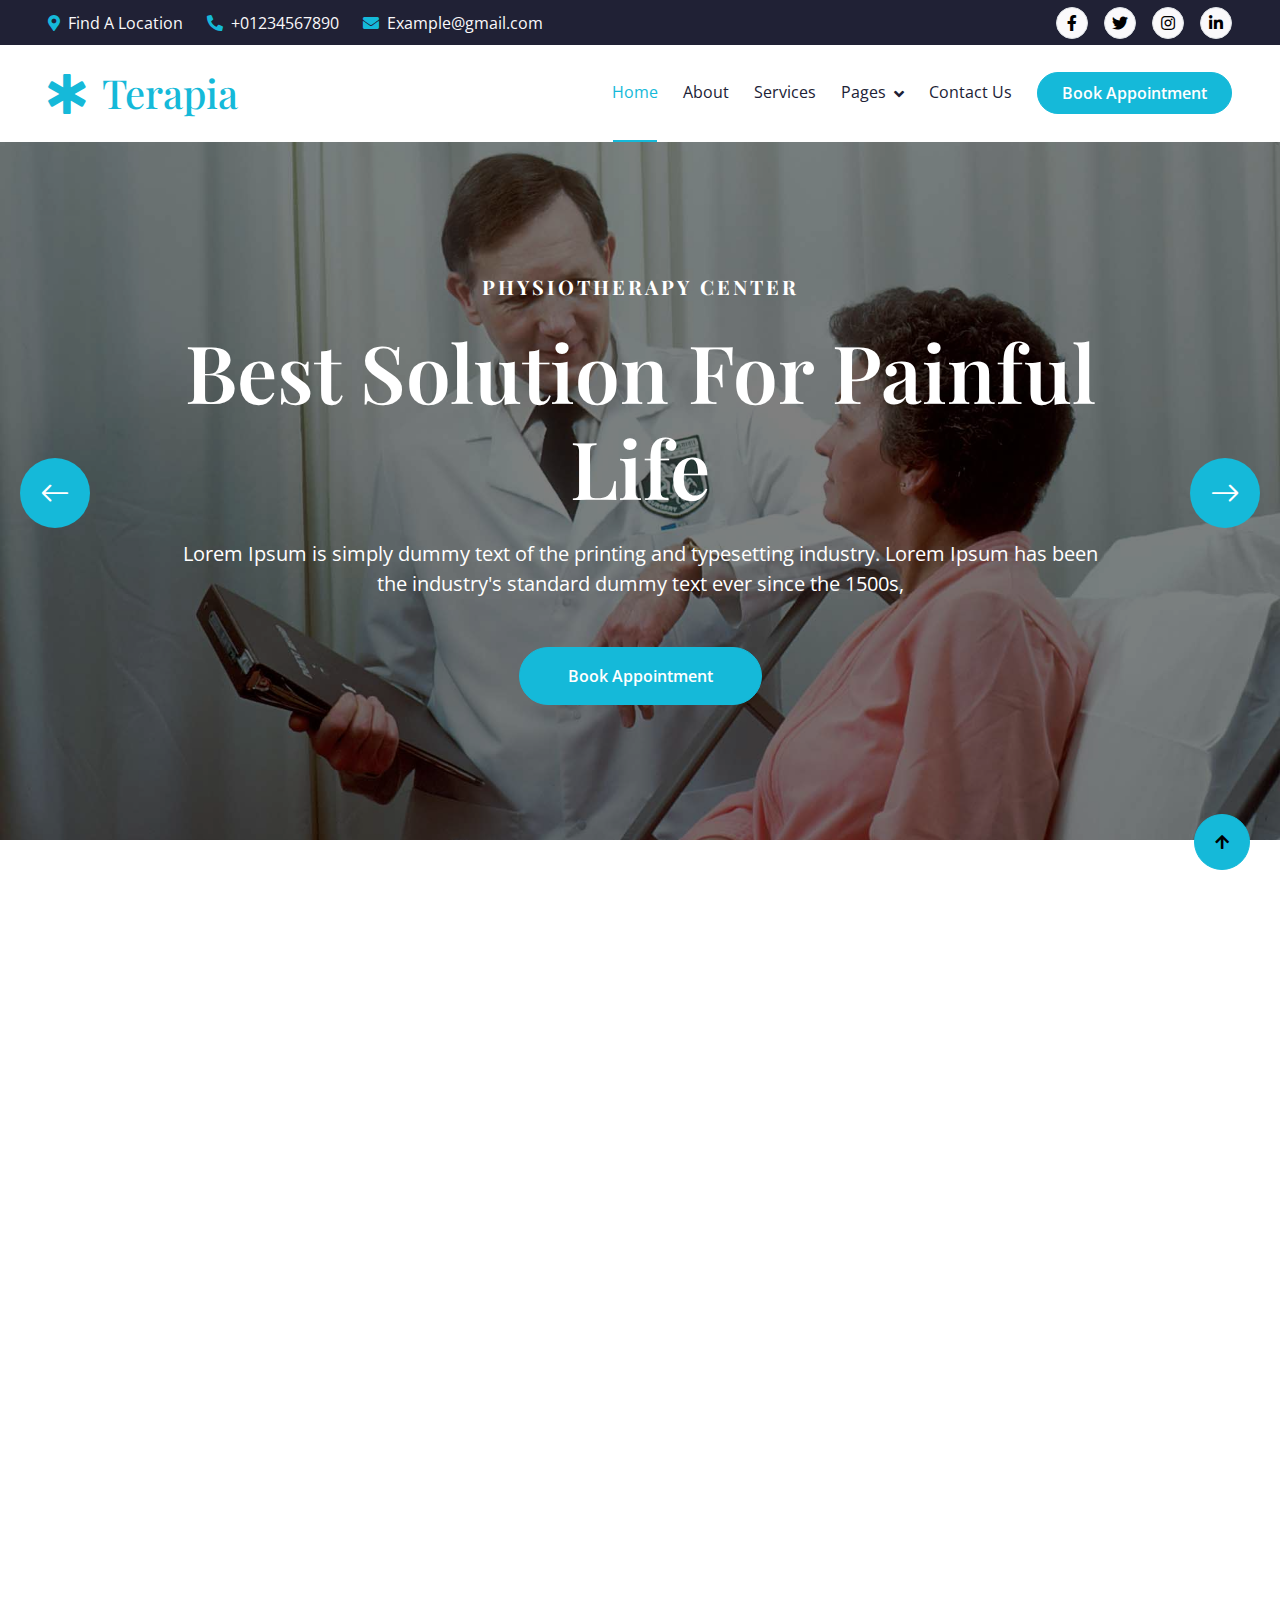
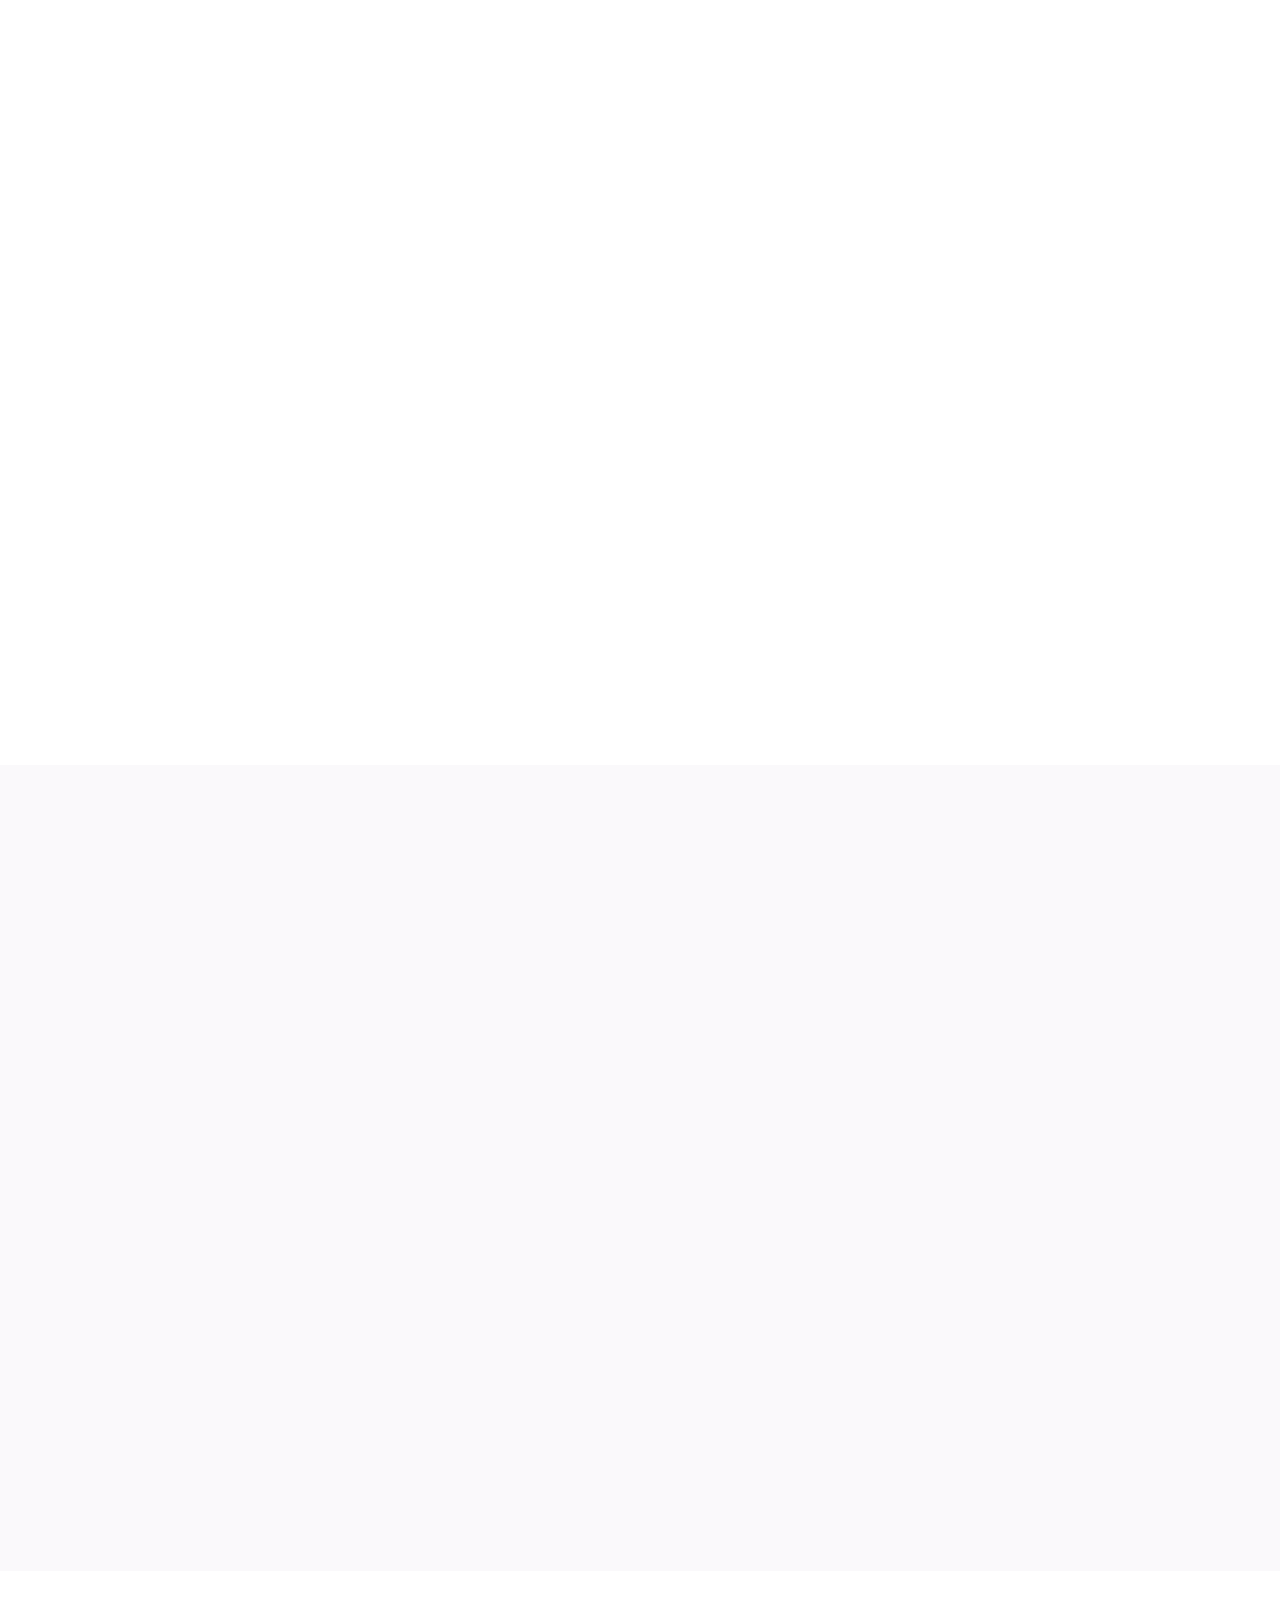
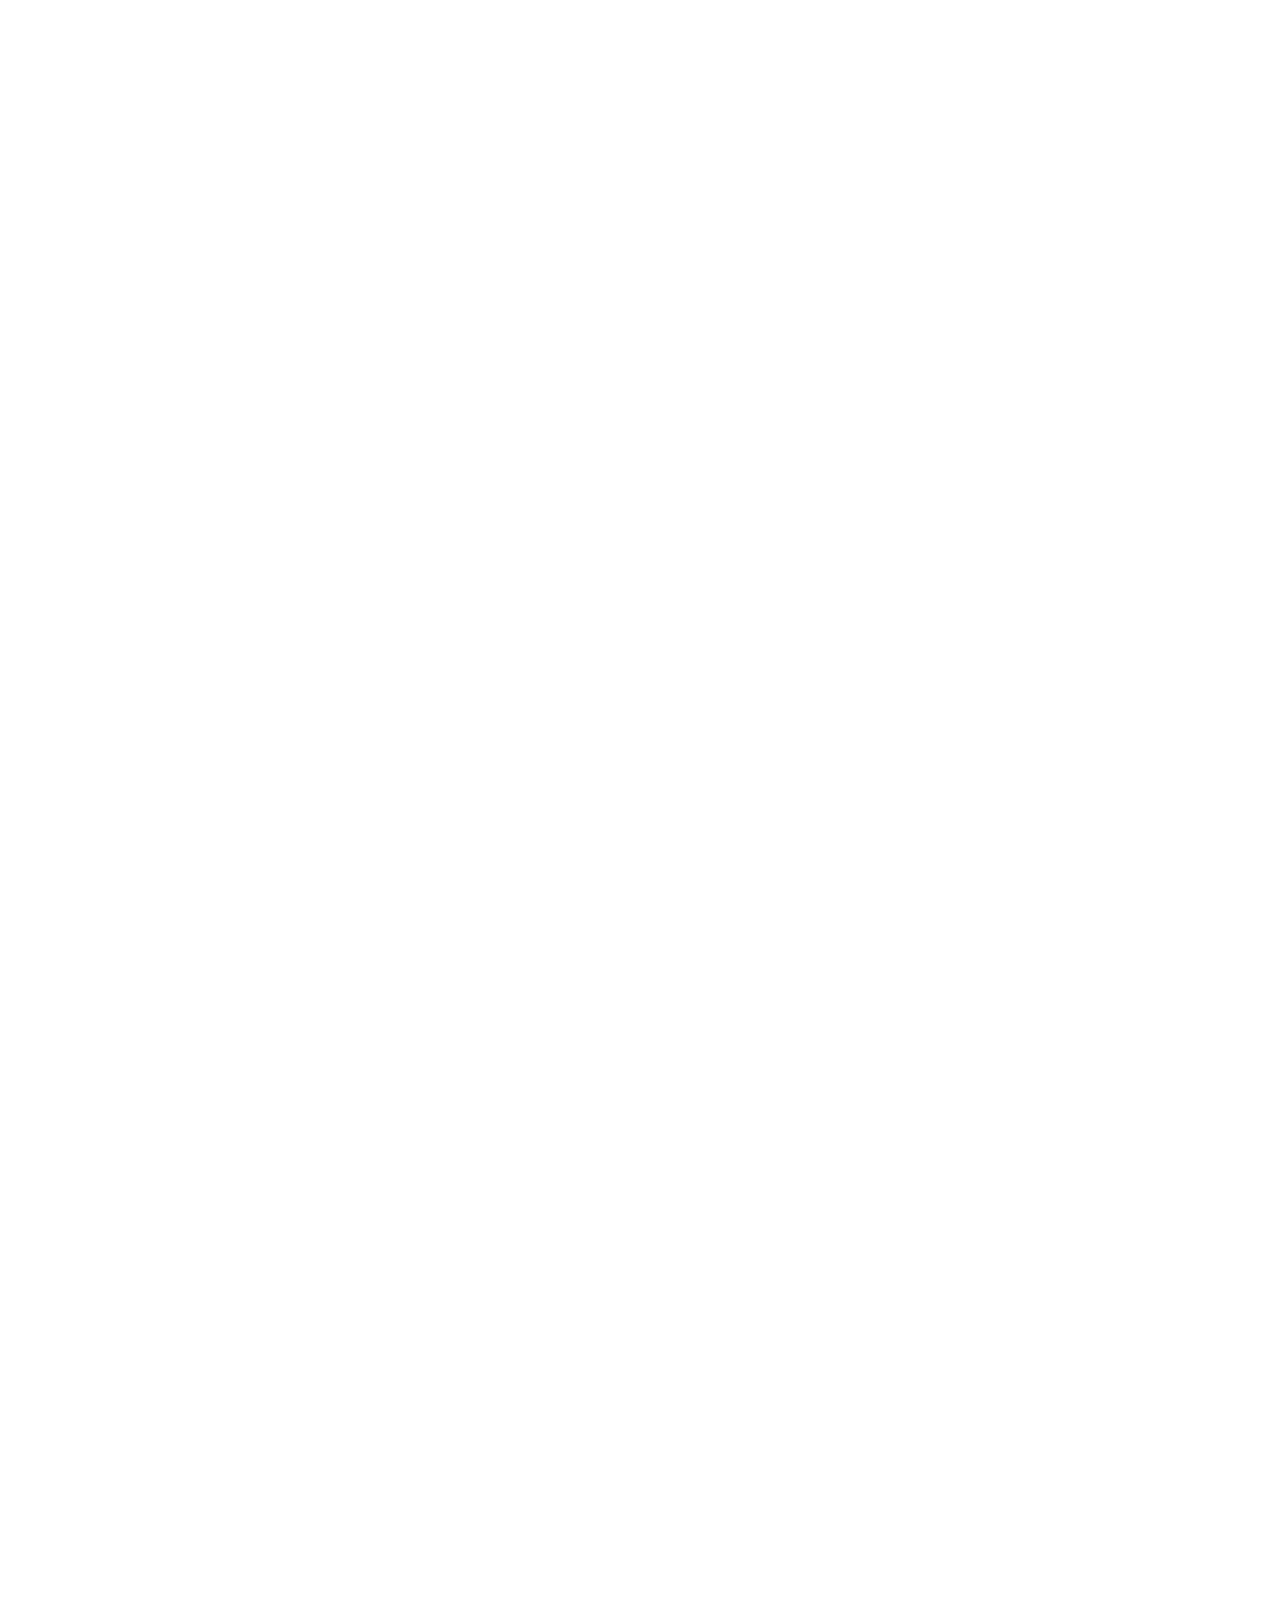
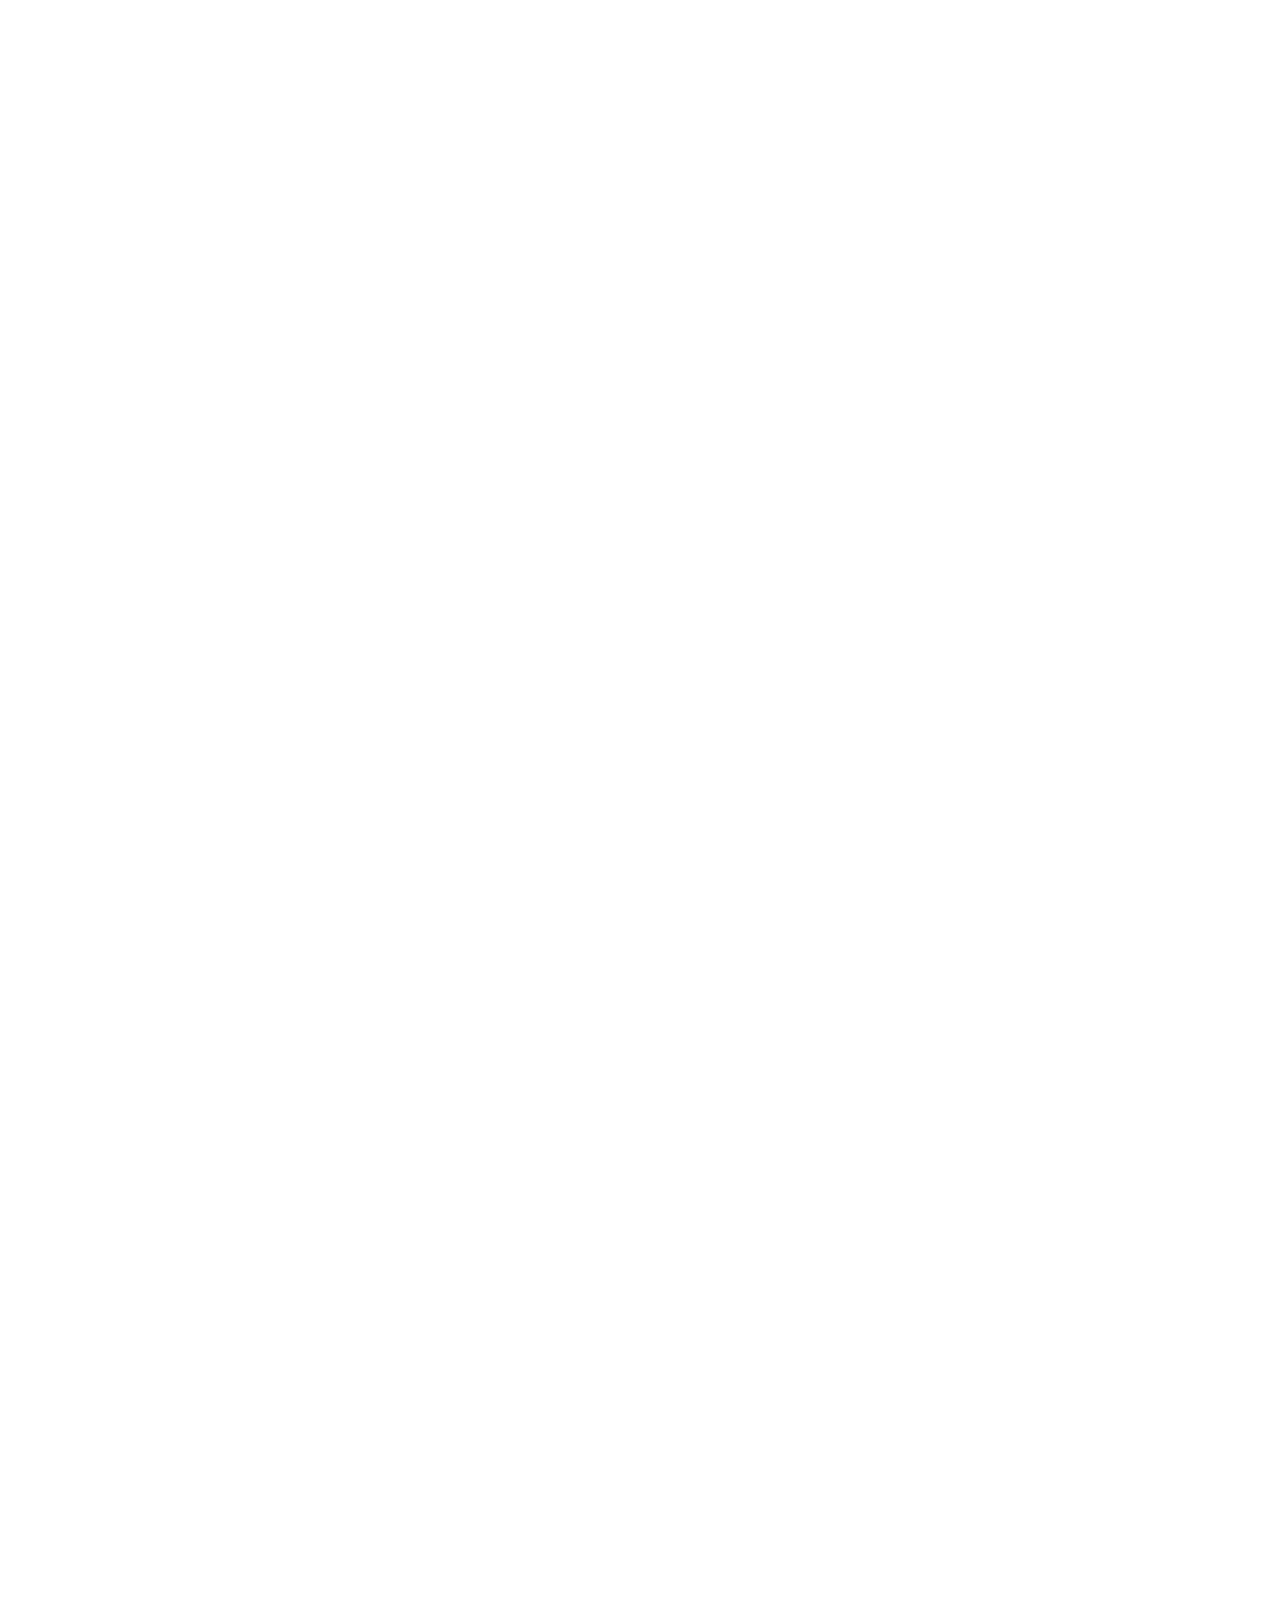
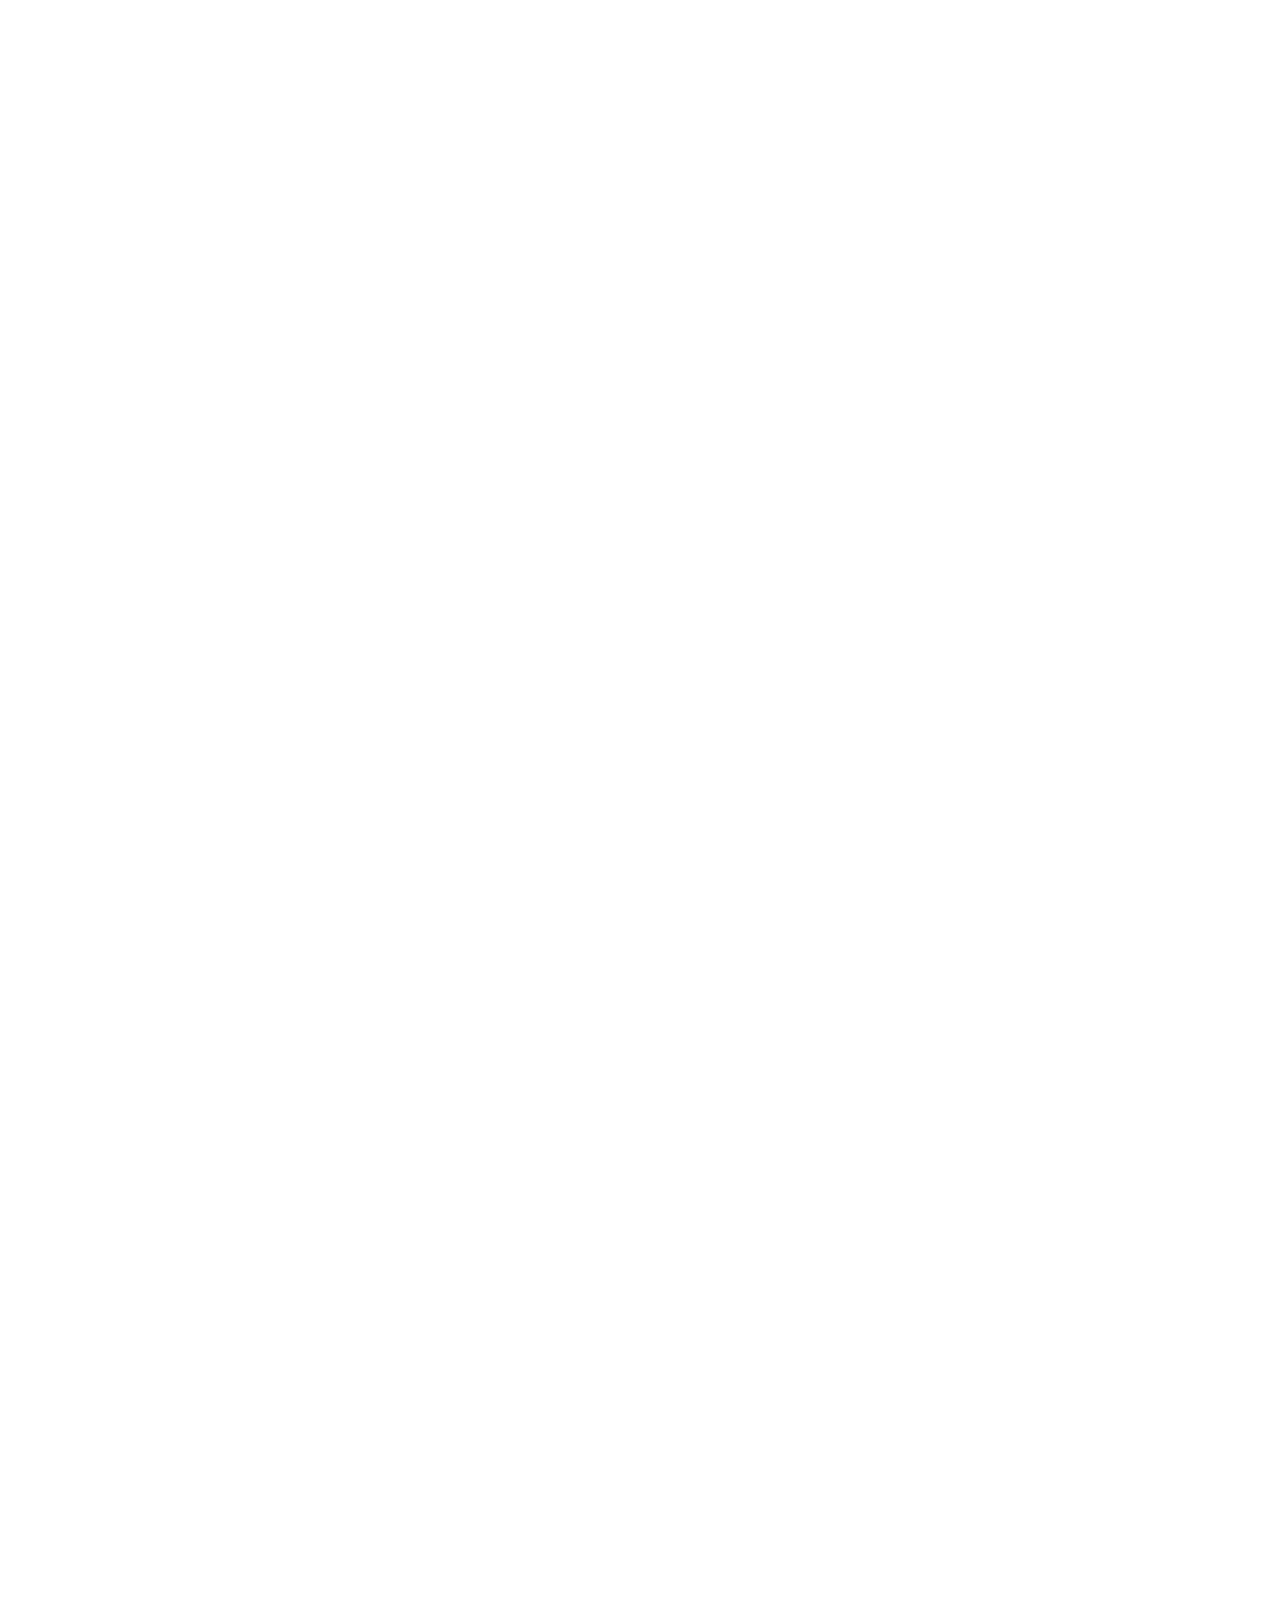
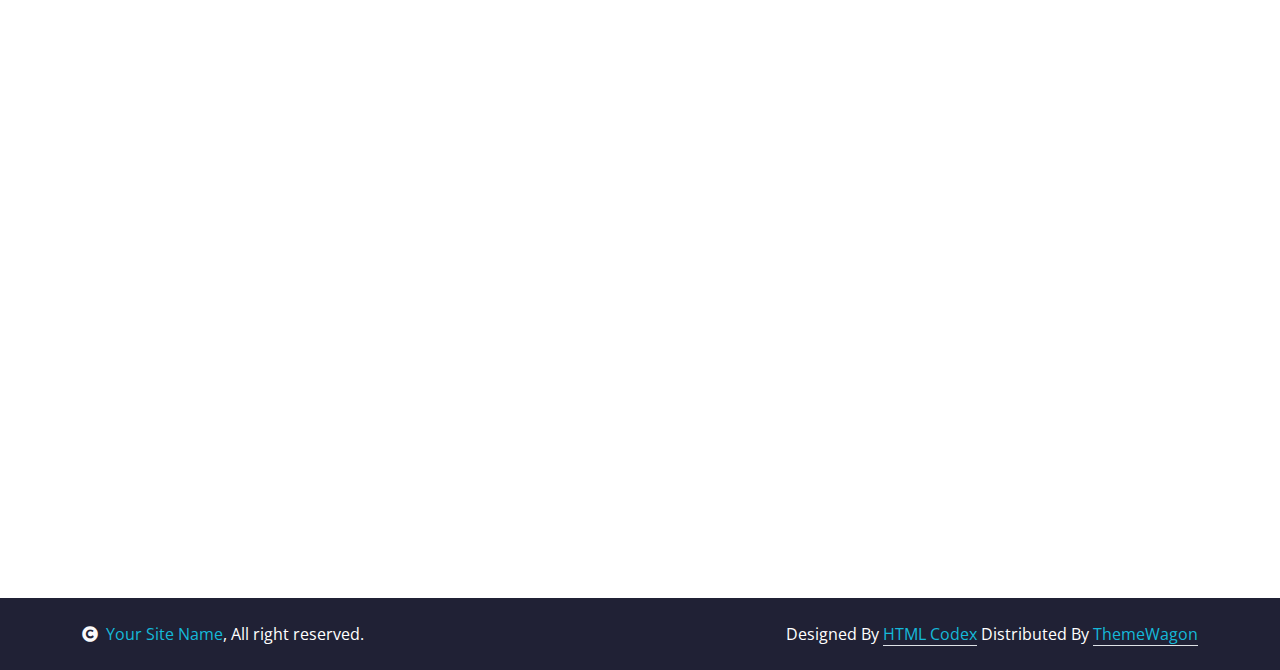
<file: Project/Assests/Templates/Main/index.html>
<!DOCTYPE html>
<html lang="en">

    <head>
        <meta charset="utf-8">
        <title>Terapia - Physical Therapy Website Template</title>
        <meta content="width=device-width, initial-scale=1.0" name="viewport">
        <meta content="" name="keywords">
        <meta content="" name="description">

        <!-- Google Web Fonts -->
        <link rel="preconnect" href="https://fonts.googleapis.com">
        <link rel="preconnect" href="https://fonts.gstatic.com" crossorigin>
        <link href="https://fonts.googleapis.com/css2?family=Open+Sans:wght@400;500;600&family=Playfair+Display:wght@400;500;600&display=swap" rel="stylesheet"> 

        <!-- Icon Font Stylesheet -->
        <link rel="stylesheet" href="https://use.fontawesome.com/releases/v5.15.4/css/all.css"/>
        <link href="https://cdn.jsdelivr.net/npm/bootstrap-icons@1.4.1/font/bootstrap-icons.css" rel="stylesheet">

        <!-- Libraries Stylesheet -->
        <link href="lib/animate/animate.min.css" rel="stylesheet">
        <link href="lib/owlcarousel/assets/owl.carousel.min.css" rel="stylesheet">


        <!-- Customized Bootstrap Stylesheet -->
        <link href="css/bootstrap.min.css" rel="stylesheet">

        <!-- Template Stylesheet -->
        <link href="css/style.css" rel="stylesheet">
    </head>

    <body>

        <!-- Spinner Start -->
        <div id="spinner" class="show bg-white position-fixed translate-middle w-100 vh-100 top-50 start-50 d-flex align-items-center justify-content-center">
            <div class="spinner-border text-primary" style="width: 3rem; height: 3rem;" role="status">
                <span class="sr-only">Loading...</span>
            </div>
        </div>
        <!-- Spinner End -->


        <!-- Topbar Start -->
        <div class="container-fluid bg-dark px-5 d-none d-lg-block">
            <div class="row gx-0 align-items-center" style="height: 45px;">
                <div class="col-lg-8 text-center text-lg-start mb-lg-0">
                    <div class="d-flex flex-wrap">
                        <a href="#" class="text-light me-4"><i class="fas fa-map-marker-alt text-primary me-2"></i>Find A Location</a>
                        <a href="#" class="text-light me-4"><i class="fas fa-phone-alt text-primary me-2"></i>+01234567890</a>
                        <a href="#" class="text-light me-0"><i class="fas fa-envelope text-primary me-2"></i>Example@gmail.com</a>
                    </div>
                </div>
                <div class="col-lg-4 text-center text-lg-end">
                    <div class="d-flex align-items-center justify-content-end">
                        <a href="#" class="btn btn-light btn-square border rounded-circle nav-fill me-3"><i class="fab fa-facebook-f"></i></a>
                        <a href="#" class="btn btn-light btn-square border rounded-circle nav-fill me-3"><i class="fab fa-twitter"></i></a>
                        <a href="#" class="btn btn-light btn-square border rounded-circle nav-fill me-3"><i class="fab fa-instagram"></i></a>
                        <a href="#" class="btn btn-light btn-square border rounded-circle nav-fill me-0"><i class="fab fa-linkedin-in"></i></a>
                    </div>
                </div>
            </div>
        </div>
        <!-- Topbar End -->


        <!-- Navbar & Hero Start -->
        <div class="container-fluid position-relative p-0">
            <nav class="navbar navbar-expand-lg navbar-light bg-white px-4 px-lg-5 py-3 py-lg-0">
                <a href="index.html" class="navbar-brand p-0">
                    <h1 class="text-primary m-0"><i class="fas fa-star-of-life me-3"></i>Terapia</h1>
                    <!-- <img src="img/logo.png" alt="Logo"> -->
                </a>
                <button class="navbar-toggler" type="button" data-bs-toggle="collapse" data-bs-target="#navbarCollapse">
                    <span class="fa fa-bars"></span>
                </button>
                <div class="collapse navbar-collapse" id="navbarCollapse">
                    <div class="navbar-nav ms-auto py-0">
                        <a href="index.html" class="nav-item nav-link active">Home</a>
                        <a href="about.html" class="nav-item nav-link">About</a>
                        <a href="service.html" class="nav-item nav-link">Services</a>
                        <div class="nav-item dropdown">
                            <a href="#" class="nav-link dropdown-toggle" data-bs-toggle="dropdown">Pages</a>
                            <div class="dropdown-menu m-0">
                                <a href="appointment.html" class="dropdown-item">Appointment</a>
                                <a href="feature.html" class="dropdown-item">Features</a>
                                <a href="blog.html" class="dropdown-item">Our Blog</a>
                                <a href="team.html" class="dropdown-item">Our Team</a>
                                <a href="testimonial.html" class="dropdown-item">Testimonial</a>
                                <a href="404.html" class="dropdown-item">404 Page</a>
                            </div>
                        </div>
                        <a href="contact.html" class="nav-item nav-link">Contact Us</a>
                    </div>
                    <a href="#" class="btn btn-primary rounded-pill text-white py-2 px-4 flex-wrap flex-sm-shrink-0">Book Appointment</a>
                </div>
            </nav>


            <!-- Carousel Start -->
            <div class="header-carousel owl-carousel">
                <div class="header-carousel-item">
                    <img src="img/carousel-1.jpg" class="img-fluid w-100" alt="Image">
                    <div class="carousel-caption">
                        <div class="carousel-caption-content p-3">
                            <h5 class="text-white text-uppercase fw-bold mb-4" style="letter-spacing: 3px;">Physiotherapy Center</h5>
                            <h1 class="display-1 text-capitalize text-white mb-4">Best Solution For Painful Life</h1>
                            <p class="mb-5 fs-5">Lorem Ipsum is simply dummy text of the printing and typesetting industry. Lorem Ipsum has been the industry's standard dummy text ever since the 1500s, 
                            </p>
                            <a class="btn btn-primary rounded-pill text-white py-3 px-5" href="#">Book Appointment</a>
                        </div>
                    </div>
                </div>
                <div class="header-carousel-item">
                    <img src="img/carousel-2.jpg" class="img-fluid w-100" alt="Image">
                    <div class="carousel-caption">
                        <div class="carousel-caption-content p-3">
                            <h5 class="text-white text-uppercase fw-bold mb-4" style="letter-spacing: 3px;">Physiotherapy Center</h5>
                            <h1 class="display-1 text-capitalize text-white mb-4">Best Solution For Painful Life</h1>
                            <p class="mb-5 fs-5 animated slideInDown">Lorem Ipsum is simply dummy text of the printing and typesetting industry. Lorem Ipsum has been the industry's standard dummy text ever since the 1500s, 
                            </p>
                            <a class="btn btn-primary rounded-pill text-white py-3 px-5" href="#">Book Appointment</a>
                        </div>
                    </div>
                </div>
            </div>
            <!-- Carousel End -->
        </div>
        <!-- Navbar & Hero End -->


        <!-- Services Start -->
        <div class="container-fluid service py-5">
            <div class="container py-5">
                <div class="section-title mb-5 wow fadeInUp" data-wow-delay="0.2s">
                    <div class="sub-style">
                        <h4 class="sub-title px-3 mb-0">What We Do</h4>
                    </div>
                    <h1 class="display-3 mb-4">Our Service Given Physio Therapy By Expert.</h1>
                    <p class="mb-0">Lorem ipsum dolor sit amet consectetur adipisicing elit. Quaerat deleniti amet at atque sequi quibusdam cumque itaque repudiandae temporibus, eius nam mollitia voluptas maxime veniam necessitatibus saepe in ab? Repellat!</p>
                </div>
                <div class="row g-4 justify-content-center">
                    <div class="col-md-6 col-lg-4 col-xl-3 wow fadeInUp" data-wow-delay="0.1s">
                        <div class="service-item rounded">
                           <div class="service-img rounded-top">
                                <img src="img/service-1.jpg" class="img-fluid rounded-top w-100" alt="">
                           </div>
                            <div class="service-content rounded-bottom bg-light p-4">
                                <div class="service-content-inner">
                                    <h5 class="mb-4">Message Therapy</h5>
                                    <p class="mb-4">Dolor, sit amet consectetur adipisicing elit. Soluta inventore cum accusamus, dolor qui ullam</p>
                                    <a href="#" class="btn btn-primary rounded-pill text-white py-2 px-4 mb-2">Read More</a>
                                </div>
                            </div>
                        </div>
                    </div>
                    <div class="col-md-6 col-lg-4 col-xl-3 wow fadeInUp" data-wow-delay="0.3s">
                        <div class="service-item rounded">
                           <div class="service-img rounded-top">
                                <img src="img/service-2.jpg" class="img-fluid rounded-top w-100" alt="">
                           </div>
                            <div class="service-content rounded-bottom bg-light p-4">
                                <div class="service-content-inner">
                                    <h5 class="mb-4">Physiotherapy</h5>
                                    <p class="mb-4">Dolor, sit amet consectetur adipisicing elit. Soluta inventore cum accusamus, dolor qui ullam</p>
                                    <a href="#" class="btn btn-primary rounded-pill text-white py-2 px-4 mb-2">Read More</a>
                                </div>
                            </div>
                        </div>
                    </div>
                    <div class="col-md-6 col-lg-4 col-xl-3 wow fadeInUp" data-wow-delay="0.5s">
                        <div class="service-item rounded">
                           <div class="service-img rounded-top">
                                <img src="img/service-3.jpg" class="img-fluid rounded-top w-100" alt="">
                           </div>
                            <div class="service-content rounded-bottom bg-light p-4">
                                <div class="service-content-inner">
                                    <h5 class="mb-4">Heat & Cold Therapy</h5>
                                    <p class="mb-4">Dolor, sit amet consectetur adipisicing elit. Soluta inventore cum accusamus, dolor qui ullam</p>
                                    <a href="#" class="btn btn-primary rounded-pill text-white py-2 px-4 mb-2">Read More</a>
                                </div>
                            </div>
                        </div>
                    </div>
                    <div class="col-md-6 col-lg-4 col-xl-3 wow fadeInUp" data-wow-delay="0.7s">
                        <div class="service-item rounded">
                           <div class="service-img rounded-top">
                                <img src="img/service-4.jpg" class="img-fluid rounded-top w-100" alt="">
                           </div>
                            <div class="service-content rounded-bottom bg-light p-4">
                                <div class="service-content-inner">
                                    <h5 class="mb-4">Chiropatic Therapy</h5>
                                    <p class="mb-4">Dolor, sit amet consectetur adipisicing elit. Soluta inventore cum accusamus, dolor qui ullam</p>
                                    <a href="#" class="btn btn-primary rounded-pill text-white py-2 px-4 mb-2">Read More</a>
                                </div>
                            </div>
                        </div>
                    </div>
                    <div class="col-md-6 col-lg-4 col-xl-3 wow fadeInUp" data-wow-delay="0.1s">
                        <div class="service-item rounded">
                           <div class="service-img rounded-top">
                                <img src="img/service-5.jpg" class="img-fluid rounded-top w-100" alt="">
                           </div>
                            <div class="service-content rounded-bottom bg-light p-4">
                                <div class="service-content-inner">
                                    <h5 class="mb-4">Work Injuries</h5>
                                    <p class="mb-4">Dolor, sit amet consectetur adipisicing elit. Soluta inventore cum accusamus, dolor qui ullam</p>
                                    <a href="#" class="btn btn-primary rounded-pill text-white py-2 px-4 mb-2">Read More</a>
                                </div>
                            </div>
                        </div>
                    </div>
                    <div class="col-md-6 col-lg-4 col-xl-3 wow fadeInUp" data-wow-delay="0.3s">
                        <div class="service-item rounded">
                           <div class="service-img rounded-top">
                                <img src="img/service-6.jpg" class="img-fluid rounded-top w-100" alt="">
                           </div>
                            <div class="service-content rounded-bottom bg-light p-4">
                                <div class="service-content-inner">
                                    <h5 class="mb-4">Spot Injuries</h5>
                                    <p class="mb-4">Dolor, sit amet consectetur adipisicing elit. Soluta inventore cum accusamus, dolor qui ullam</p>
                                    <a href="#" class="btn btn-primary rounded-pill text-white py-2 px-4 mb-2">Read More</a>
                                </div>
                            </div>
                        </div>
                    </div>
                    <div class="col-md-6 col-lg-4 col-xl-3 wow fadeInUp" data-wow-delay="0.5s">
                        <div class="service-item rounded">
                           <div class="service-img rounded-top">
                                <img src="img/service-7.jpg" class="img-fluid rounded-top w-100" alt="">
                           </div>
                            <div class="service-content rounded-bottom bg-light p-4">
                                <div class="service-content-inner">
                                    <h5 class="mb-4">Regular Therapy</h5>
                                    <p class="mb-4">Dolor, sit amet consectetur adipisicing elit. Soluta inventore cum accusamus, dolor qui ullam</p>
                                    <a href="#" class="btn btn-primary rounded-pill text-white py-2 px-4 mb-2">Read More</a>
                                </div>
                            </div>
                        </div>
                    </div>
                    <div class="col-md-6 col-lg-4 col-xl-3 wow fadeInUp" data-wow-delay="0.7s">
                        <div class="service-item rounded">
                           <div class="service-img rounded-top">
                                <img src="img/service-8.jpg" class="img-fluid rounded-top w-100" alt="">
                           </div>
                            <div class="service-content rounded-bottom bg-light p-4">
                                <div class="service-content-inner">
                                    <h5 class="mb-4">Back Pain</h5>
                                    <p class="mb-4">Dolor, sit amet consectetur adipisicing elit. Soluta inventore cum accusamus, dolor qui ullam</p>
                                    <a href="#" class="btn btn-primary rounded-pill text-white py-2 px-4 mb-2">Read More</a>
                                </div>
                            </div>
                        </div>
                    </div>
                    <div class="col-12 text-center wow fadeInUp" data-wow-delay="0.2s">
                        <a class="btn btn-primary rounded-pill text-white py-3 px-5" href="#">Services More</a>
                    </div>
                </div>
            </div>
        </div>
        <!-- Services End -->


        <!-- About Start -->
        <div class="container-fluid about bg-light py-5">
            <div class="container py-5">
                <div class="row g-5 align-items-center">
                    <div class="col-lg-5 wow fadeInLeft" data-wow-delay="0.2s">
                        <div class="about-img pb-5 ps-5">
                            <img src="img/about-1.jpg" class="img-fluid rounded w-100" style="object-fit: cover;" alt="Image">
                            <div class="about-img-inner">
                                <img src="img/about-2.jpg" class="img-fluid rounded-circle w-100 h-100" alt="Image">
                            </div>
                            <div class="about-experience">15 years experience</div>
                        </div>
                    </div>
                    <div class="col-lg-7 wow fadeInRight" data-wow-delay="0.4s">
                        <div class="section-title text-start mb-5">
                            <h4 class="sub-title pe-3 mb-0">About Us</h4>
                            <h1 class="display-3 mb-4">We are Ready to Help Improve Your Treatment.</h1>
                            <p class="mb-4">Lorem ipsum dolor sit amet consectetur adipisicing elit. Quaerat deleniti amet at atque sequi quibusdam cumque itaque repudiandae temporibus, eius nam mollitia voluptas maxime veniam necessitatibus saepe in ab? Repellat!</p>
                            <div class="mb-4">
                                <p class="text-secondary"><i class="fa fa-check text-primary me-2"></i> Refresing to get such a personal touch.</p>
                                <p class="text-secondary"><i class="fa fa-check text-primary me-2"></i> Duis aute irure dolor in reprehenderit in voluptate.</p>
                                <p class="text-secondary"><i class="fa fa-check text-primary me-2"></i> Velit esse cillum dolore eu fugiat nulla pariatur.</p>
                            </div>
                            <a href="#" class="btn btn-primary rounded-pill text-white py-3 px-5">Discover More</a>
                        </div>
                    </div>
                </div>
            </div>
        </div>
        <!-- About End -->

        <!-- Feature Start -->
        <div class="container-fluid feature py-5">
            <div class="container py-5">
                <div class="section-title mb-5 wow fadeInUp" data-wow-delay="0.1s">
                    <div class="sub-style">
                        <h4 class="sub-title px-3 mb-0">Why Choose Us</h4>
                    </div>
                    <h1 class="display-3 mb-4">Why Choose Us? Get Your Life Style Back</h1>
                    <p class="mb-0">Lorem ipsum dolor sit amet consectetur adipisicing elit. Quaerat deleniti amet at atque sequi quibusdam cumque itaque repudiandae temporibus, eius nam mollitia voluptas maxime veniam necessitatibus saepe in ab? Repellat!</p>
                </div>
                <div class="row g-4 justify-content-center">
                    <div class="col-md-6 col-lg-4 col-xl-3 wow fadeInUp" data-wow-delay="0.1s">
                        <div class="row-cols-1 feature-item p-4">
                            <div class="col-12">
                                <div class="feature-icon mb-4">
                                    <div class="p-3 d-inline-flex bg-white rounded">
                                        <i class="fas fa-diagnoses fa-4x text-primary"></i>
                                    </div>
                                </div>
                                <div class="feature-content d-flex flex-column">
                                    <h5 class="mb-4">Licensed Therapist</h5>
                                    <p class="mb-0">Dolor, sit amet consectetur adipisicing elit. Soluta inventore cum accusamus,</p>
                                </div>
                            </div>
                        </div>
                    </div>
                    <div class="col-md-6 col-lg-4 col-xl-3 wow fadeInUp" data-wow-delay="0.3s">
                        <div class="row-cols-1 feature-item p-4">
                            <div class="col-12">
                                <div class="feature-icon mb-4">
                                    <div class="p-3 d-inline-flex bg-white rounded">
                                        <i class="fas fa-briefcase-medical fa-4x text-primary"></i>
                                    </div>
                                </div>
                                <div class="feature-content d-flex flex-column">
                                    <h5 class="mb-4">Personalized Treatment</h5>
                                    <p class="mb-0">Dolor, sit amet consectetur adipisicing elit. Soluta inventore cum accusamus,</p>
                                </div>
                            </div>
                        </div>
                    </div>
                    <div class="col-md-6 col-lg-4 col-xl-3 wow fadeInUp" data-wow-delay="0.5s">
                        <div class="row-cols-1 feature-item p-4">
                            <div class="col-12">
                                <div class="feature-icon mb-4">
                                    <div class="p-3 d-inline-flex bg-white rounded">
                                        <i class="fas fa-hospital-user fa-4x text-primary"></i>
                                    </div>
                                </div>
                                <div class="feature-content d-flex flex-column">
                                    <h5 class="mb-4">Therapy Goals</h5>
                                    <p class="mb-0">Dolor, sit amet consectetur adipisicing elit. Soluta inventore cum accusamus,</p>
                                </div>
                            </div>
                        </div>
                    </div>
                    <div class="col-md-6 col-lg-4 col-xl-3 wow fadeInUp" data-wow-delay="0.7s">
                        <div class="row-cols-1 feature-item p-4">
                            <div class="col-12">
                                <div class="feature-icon mb-4">
                                    <div class="p-3 d-inline-flex bg-white rounded">
                                        <i class="fas fa-users fa-4x text-primary"></i>
                                    </div>
                                </div>
                                <div class="feature-content d-flex flex-column">
                                    <h5 class="mb-4">Practitioners Network</h5>
                                    <p class="mb-0">Dolor, sit amet consectetur adipisicing elit. Soluta inventore cum accusamus,</p>
                                </div>
                            </div>
                        </div>
                    </div>
                    <div class="col-md-6 col-lg-4 col-xl-3 wow fadeInUp" data-wow-delay="0.1s">
                        <div class="row-cols-1 feature-item p-4">
                            <div class="col-12">
                                <div class="feature-icon mb-4">
                                    <div class="p-3 d-inline-flex bg-white rounded">
                                        <i class="fas fa-spa fa-4x text-primary"></i>
                                    </div>
                                </div>
                                <div class="feature-content d-flex flex-column">
                                    <h5 class="mb-4">Comfortable Center</h5>
                                    <p class="mb-0">Dolor, sit amet consectetur adipisicing elit. Soluta inventore cum accusamus,</p>
                                </div>
                            </div>
                        </div>
                    </div>
                    <div class="col-md-6 col-lg-4 col-xl-3 wow fadeInUp" data-wow-delay="0.3s">
                        <div class="row-cols-1 feature-item p-4">
                            <div class="col-12">
                                <div class="feature-icon mb-4">
                                    <div class="p-3 d-inline-flex bg-white rounded">
                                        <i class="fas fa-heart fa-4x text-primary"></i>
                                    </div>
                                </div>
                                <div class="feature-content d-flex flex-column">
                                    <h5 class="mb-4">Experienced Stuff</h5>
                                    <p class="mb-0">Dolor, sit amet consectetur adipisicing elit. Soluta inventore cum accusamus,</p>
                                </div>
                            </div>
                        </div>
                    </div>
                    <div class="col-md-6 col-lg-4 col-xl-3 wow fadeInUp" data-wow-delay="0.5s">
                        <div class="row-cols-1 feature-item p-4">
                            <div class="col-12">
                                <div class="feature-icon mb-4">
                                    <div class="p-3 d-inline-flex bg-white rounded">
                                        <i class="fab fa-pied-piper fa-4x text-primary"></i>
                                    </div>
                                </div>
                                <div class="feature-content d-flex flex-column">
                                    <h5 class="mb-4">Therapy Goals</h5>
                                    <p class="mb-0">Dolor, sit amet consectetur adipisicing elit. Soluta inventore cum accusamus,</p>
                                </div>
                            </div>
                        </div>
                    </div>
                    <div class="col-md-6 col-lg-4 col-xl-3 wow fadeInUp" data-wow-delay="0.7s">
                        <div class="row-cols-1 feature-item p-4">
                            <div class="col-12">
                                <div class="feature-icon mb-4">
                                    <div class="p-3 d-inline-flex bg-white rounded">
                                        <i class="fas fa-user-md fa-4x text-primary"></i>
                                    </div>
                                </div>
                                <div class="feature-content d-flex flex-column">
                                    <h5 class="mb-4">Licensed Therapist</h5>
                                    <p class="mb-0">Dolor, sit amet consectetur adipisicing elit. Soluta inventore cum accusamus,</p>
                                </div>
                            </div>
                        </div>
                    </div>
                    <div class="col-12 text-center wow fadeInUp" data-wow-delay="0.2s">
                        <a href="#" class="btn btn-primary rounded-pill text-white py-3 px-5">More Details</a>
                    </div>
                </div>
            </div>
        </div>
        <!-- Feature End -->


        <!-- Book Appointment Start -->
        <div class="container-fluid appointment py-5">
            <div class="container py-5">
                <div class="row g-5 align-items-center">
                    <div class="col-lg-6 wow fadeInLeft" data-wow-delay="0.2">
                        <div class="section-title text-start">
                            <h4 class="sub-title pe-3 mb-0">Solutions To Your Pain</h4>
                            <h1 class="display-4 mb-4">Best Quality Services With Minimal Pain Rate</h1>
                            <p class="mb-4">Lorem ipsum dolor sit amet consectetur adipisicing elit. Quaerat deleniti amet at atque sequi quibusdam cumque itaque repudiandae temporibus, eius nam mollitia voluptas maxime veniam necessitatibus saepe in ab? Repellat!</p>
                            <div class="row g-4">
                                <div class="col-sm-6">
                                    <div class="d-flex flex-column h-100">
                                        <div class="mb-4">
                                            <h5 class="mb-3"><i class="fa fa-check text-primary me-2"></i> Body Relaxation</h5>
                                            <p class="mb-0">Lorem ipsum dolor sit amet, consectetur adipisicing elit. Et deserunt qui cupiditate veritatis enim ducimus.</p>
                                        </div>
                                        <div class="mb-4">
                                            <h5 class="mb-3"><i class="fa fa-check text-primary me-2"></i> Body Relaxation</h5>
                                            <p class="mb-0">Lorem ipsum dolor sit amet, consectetur adipisicing elit. Et deserunt qui cupiditate veritatis enim ducimus.</p>
                                        </div>
                                        <div class="text-start mb-4">
                                            <a href="#" class="btn btn-primary rounded-pill text-white py-3 px-5">More Details</a>
                                        </div>
                                    </div>
                                </div>
                                <div class="col-sm-6">
                                    <div class="video h-100">
                                        <img src="img/video-img.jpg" class="img-fluid rounded w-100 h-100" style="object-fit: cover;" alt="">
                                        <button type="button" class="btn btn-play" data-bs-toggle="modal" data-src="https://www.youtube.com/embed/DWRcNpR6Kdc" data-bs-target="#videoModal">
                                            <span></span>
                                        </button>
                                    </div>
                                </div>
                            </div>
                        </div>
                    </div>
                    <div class="col-lg-6 wow fadeInRight" data-wow-delay="0.4s">
                        <div class="appointment-form rounded p-5">
                            <p class="fs-4 text-uppercase text-primary">Get In Touch</p>
                            <h1 class="display-5 mb-4">Get Appointment</h1>
                            <form>
                                <div class="row gy-3 gx-4">
                                    <div class="col-xl-6">
                                        <input type="text" class="form-control py-3 border-primary bg-transparent text-white" placeholder="First Name">
                                    </div>
                                    <div class="col-xl-6">
                                        <input type="email" class="form-control py-3 border-primary bg-transparent text-white" placeholder="Email">
                                    </div>
                                    <div class="col-xl-6">
                                        <input type="phone" class="form-control py-3 border-primary bg-transparent" placeholder="Phone">
                                    </div>
                                    <div class="col-xl-6">
                                        <select class="form-select py-3 border-primary bg-transparent" aria-label="Default select example">
                                            <option selected>Your Gender</option>
                                            <option value="1">Male</option>
                                            <option value="2">FeMale</option>
                                            <option value="3">Others</option>
                                        </select>
                                    </div>
                                    <div class="col-xl-6">
                                        <input type="date" class="form-control py-3 border-primary bg-transparent">
                                    </div>
                                    <div class="col-xl-6">
                                        <select class="form-select py-3 border-primary bg-transparent" aria-label="Default select example">
                                            <option selected>Department</option>
                                            <option value="1">Physiotherapy</option>
                                            <option value="2">Physical Helth</option>
                                            <option value="2">Treatments</option>
                                        </select>
                                    </div>
                                    <div class="col-12">
                                        <textarea class="form-control border-primary bg-transparent text-white" name="text" id="area-text" cols="30" rows="5" placeholder="Write Comments"></textarea>
                                    </div>
                                    <div class="col-12">
                                        <button type="button" class="btn btn-primary text-white w-100 py-3 px-5">SUBMIT NOW</button>
                                    </div>
                                </div>
                            </form>
                        </div>
                    </div>
                </div>
            </div>
        </div>
        <!-- Modal Video -->
        <div class="modal fade" id="videoModal" tabindex="-1" aria-labelledby="exampleModalLabel" aria-hidden="true">
            <div class="modal-dialog">
                <div class="modal-content rounded-0">
                    <div class="modal-header">
                        <h5 class="modal-title" id="exampleModalLabel">Youtube Video</h5>
                        <button type="button" class="btn-close" data-bs-dismiss="modal" aria-label="Close"></button>
                    </div>
                    <div class="modal-body">
                        <!-- 16:9 aspect ratio -->
                        <div class="ratio ratio-16x9">
                            <iframe class="embed-responsive-item" src="" id="video" allowfullscreen allowscriptaccess="always"
                                allow="autoplay"></iframe>
                        </div>
                    </div>
                </div>
            </div>
        </div>
        <!-- Book Appointment End -->


        <!-- Team Start -->
        <div class="container-fluid team py-5">
            <div class="container py-5">
                <div class="section-title mb-5 wow fadeInUp" data-wow-delay="0.1s">
                    <div class="sub-style">
                        <h4 class="sub-title px-3 mb-0">Meet our team</h4>
                    </div>
                    <h1 class="display-3 mb-4">Physiotherapy Services from Professional Therapist</h1>
                    <p class="mb-0">Lorem ipsum dolor sit amet consectetur adipisicing elit. Quaerat deleniti amet at atque sequi quibusdam cumque itaque repudiandae temporibus, eius nam mollitia voluptas maxime veniam necessitatibus saepe in ab? Repellat!</p>
                </div>
                <div class="row g-4 justify-content-center">
                    <div class="col-md-6 col-lg-6 col-xl-3 wow fadeInUp" data-wow-delay="0.1s">
                        <div class="team-item rounded">
                            <div class="team-img rounded-top h-100">
                                <img src="img/team-1.jpg" class="img-fluid rounded-top w-100" alt="">
                                <div class="team-icon d-flex justify-content-center">
                                    <a class="btn btn-square btn-primary text-white rounded-circle mx-1" href=""><i class="fab fa-facebook-f"></i></a>
                                    <a class="btn btn-square btn-primary text-white rounded-circle mx-1" href=""><i class="fab fa-twitter"></i></a>
                                    <a class="btn btn-square btn-primary text-white rounded-circle mx-1" href=""><i class="fab fa-instagram"></i></a>
                                    <a class="btn btn-square btn-primary text-white rounded-circle mx-1" href=""><i class="fab fa-linkedin-in"></i></a>
                                </div>
                            </div>
                            <div class="team-content text-center border border-primary border-top-0 rounded-bottom p-4">
                                <h5>Full Name</h5>
                                <p class="mb-0">Message Physio Therapist</p>
                            </div>
                        </div>
                    </div>
                    <div class="col-md-6 col-lg-6 col-xl-3 wow fadeInUp" data-wow-delay="0.3s">
                        <div class="team-item rounded">
                            <div class="team-img rounded-top h-100">
                                <img src="img/team-2.jpg" class="img-fluid rounded-top w-100" alt="">
                                <div class="team-icon d-flex justify-content-center">
                                    <a class="btn btn-square btn-primary text-white rounded-circle mx-1" href=""><i class="fab fa-facebook-f"></i></a>
                                    <a class="btn btn-square btn-primary text-white rounded-circle mx-1" href=""><i class="fab fa-twitter"></i></a>
                                    <a class="btn btn-square btn-primary text-white rounded-circle mx-1" href=""><i class="fab fa-instagram"></i></a>
                                    <a class="btn btn-square btn-primary text-white rounded-circle mx-1" href=""><i class="fab fa-linkedin-in"></i></a>
                                </div>
                            </div>
                            <div class="team-content text-center border border-primary border-top-0 rounded-bottom p-4">
                                <h5>Full Name</h5>
                                <p class="mb-0">Rehabilitation Therapist</p>
                            </div>
                        </div>
                    </div>
                    <div class="col-md-6 col-lg-6 col-xl-3 wow fadeInUp" data-wow-delay="0.5s">
                        <div class="team-item rounded">
                            <div class="team-img rounded-top h-100">
                                <img src="img/team-3.jpg" class="img-fluid rounded-top w-100" alt="">
                                <div class="team-icon d-flex justify-content-center">
                                    <a class="btn btn-square btn-primary text-white rounded-circle mx-1" href=""><i class="fab fa-facebook-f"></i></a>
                                    <a class="btn btn-square btn-primary text-white rounded-circle mx-1" href=""><i class="fab fa-twitter"></i></a>
                                    <a class="btn btn-square btn-primary text-white rounded-circle mx-1" href=""><i class="fab fa-instagram"></i></a>
                                    <a class="btn btn-square btn-primary text-white rounded-circle mx-1" href=""><i class="fab fa-linkedin-in"></i></a>
                                </div>
                            </div>
                            <div class="team-content text-center border border-primary border-top-0 rounded-bottom p-4">
                                <h5>Full Name</h5>
                                <p class="mb-0">Doctor of Physical therapy</p>
                            </div>
                        </div>
                    </div>
                    <div class="col-md-6 col-lg-6 col-xl-3 wow fadeInUp" data-wow-delay="0.7s">
                        <div class="team-item rounded">
                            <div class="team-img rounded-top h-100">
                                <img src="img/team-4.jpg" class="img-fluid rounded-top w-100" alt="">
                                <div class="team-icon d-flex justify-content-center">
                                    <a class="btn btn-square btn-primary text-white rounded-circle mx-1" href=""><i class="fab fa-facebook-f"></i></a>
                                    <a class="btn btn-square btn-primary text-white rounded-circle mx-1" href=""><i class="fab fa-twitter"></i></a>
                                    <a class="btn btn-square btn-primary text-white rounded-circle mx-1" href=""><i class="fab fa-instagram"></i></a>
                                    <a class="btn btn-square btn-primary text-white rounded-circle mx-1" href=""><i class="fab fa-linkedin-in"></i></a>
                                </div>
                            </div>
                            <div class="team-content text-center border border-primary border-top-0 rounded-bottom p-4">
                                <h5>Full Name</h5>
                                <p class="mb-0">Doctor of Physical therapy</p>
                            </div>
                        </div>
                    </div>
                </div>
            </div>
        </div>
        <!-- Team End -->


        <!-- Testimonial Start -->
        <div class="container-fluid testimonial py-5 wow zoomInDown" data-wow-delay="0.1s">
            <div class="container py-5">
                <div class="section-title mb-5">
                    <div class="sub-style">
                        <h4 class="sub-title text-white px-3 mb-0">Testimonial</h4>
                    </div>
                    <h1 class="display-3 mb-4">What Clients are Say</h1>
                </div>
                <div class="testimonial-carousel owl-carousel">
                    <div class="testimonial-item">
                        <div class="testimonial-inner p-5">
                            <div class="testimonial-inner-img mb-4">
                                <img src="img/testimonial-img.jpg" class="img-fluid rounded-circle" alt="">
                            </div>
                            <p class="text-white fs-7">Lorem ipsum dolor, sit amet consectetur adipisicing elit. Asperiores nemo facilis tempora esse explicabo sed! Dignissimos quia ullam pariatur blanditiis sed voluptatum. Totam aut quidem laudantium tempora. Minima, saepe earum!
                            </p>
                            <div class="text-center">
                                <h5 class="mb-2">John Abraham</h5>
                                <p class="mb-2 text-white-50">New York, USA</p>
                                <div class="d-flex justify-content-center">
                                    <i class="fas fa-star text-secondary"></i>
                                    <i class="fas fa-star text-secondary"></i>
                                    <i class="fas fa-star text-secondary"></i>
                                    <i class="fas fa-star text-secondary"></i>
                                    <i class="fas fa-star text-secondary"></i>
                                </div>
                            </div>
                        </div>
                    </div>
                    <div class="testimonial-item">
                        <div class="testimonial-inner p-5">
                            <div class="testimonial-inner-img mb-4">
                                <img src="img/testimonial-img.jpg" class="img-fluid rounded-circle" alt="">
                            </div>
                            <p class="text-white fs-7">Lorem ipsum dolor, sit amet consectetur adipisicing elit. Asperiores nemo facilis tempora esse explicabo sed! Dignissimos quia ullam pariatur blanditiis sed voluptatum. Totam aut quidem laudantium tempora. Minima, saepe earum!
                            </p>
                            <div class="text-center">
                                <h5 class="mb-2">John Abraham</h5>
                                <p class="mb-2 text-white-50">New York, USA</p>
                                <div class="d-flex justify-content-center">
                                    <i class="fas fa-star text-secondary"></i>
                                    <i class="fas fa-star text-secondary"></i>
                                    <i class="fas fa-star text-secondary"></i>
                                    <i class="fas fa-star text-secondary"></i>
                                    <i class="fas fa-star text-secondary"></i>
                                </div>
                            </div>
                        </div>
                    </div>
                    <div class="testimonial-item">
                        <div class="testimonial-inner p-5">
                            <div class="testimonial-inner-img mb-4">
                                <img src="img/testimonial-img.jpg" class="img-fluid rounded-circle" alt="">
                            </div>
                            <p class="text-white fs-7">Lorem ipsum dolor, sit amet consectetur adipisicing elit. Asperiores nemo facilis tempora esse explicabo sed! Dignissimos quia ullam pariatur blanditiis sed voluptatum. Totam aut quidem laudantium tempora. Minima, saepe earum!
                            </p>
                            <div class="text-center">
                                <h5 class="mb-2">John Abraham</h5>
                                <p class="mb-2 text-white-50">New York, USA</p>
                                <div class="d-flex justify-content-center">
                                    <i class="fas fa-star text-secondary"></i>
                                    <i class="fas fa-star text-secondary"></i>
                                    <i class="fas fa-star text-secondary"></i>
                                    <i class="fas fa-star text-secondary"></i>
                                    <i class="fas fa-star text-secondary"></i>
                                </div>
                            </div>
                        </div>
                    </div>
                </div>
            </div>
        </div>
        <!-- Testimonial End -->


        <!-- Blog Start -->
        <div class="container-fluid blog py-5">
            <div class="container py-5">
                <div class="section-title mb-5 wow fadeInUp" data-wow-delay="0.1s">
                    <div class="sub-style">
                        <h4 class="sub-title px-3 mb-0">Our Blog</h4>
                    </div>
                    <h1 class="display-3 mb-4">Excellent Facility and High Quality Therapy</h1>
                    <p class="mb-0">Lorem ipsum dolor sit amet consectetur adipisicing elit. Quaerat deleniti amet at atque sequi quibusdam cumque itaque repudiandae temporibus, eius nam mollitia voluptas maxime veniam necessitatibus saepe in ab? Repellat!</p>
                </div>
                <div class="row g-4 justify-content-center">
                    <div class="col-md-6 col-lg-6 col-xl-4 wow fadeInUp" data-wow-delay="0.1s">
                        <div class="blog-item rounded">
                            <div class="blog-img">
                                <img src="img/blog-1.jpg" class="img-fluid w-100" alt="Image">
                            </div>
                            <div class="blog-centent p-4">
                                <div class="d-flex justify-content-between mb-4">
                                    <p class="mb-0 text-muted"><i class="fa fa-calendar-alt text-primary"></i> 01 Jan 2045</p>
                                    <a href="#" class="text-muted"><span class="fa fa-comments text-primary"></span> 3 Comments</a>
                                </div>
                                <a href="#" class="h4">Remove back Pain While Working on o physio</a>
                                <p class="my-4">Lorem ipsum dolor sit amet consectetur adipisicing elit. Laudantium hic consequatur beatae architecto,</p>
                                <a href="#" class="btn btn-primary rounded-pill text-white py-2 px-4 mb-1">Read More</a>
                            </div>
                        </div>
                    </div>
                    <div class="col-md-6 col-lg-6 col-xl-4 wow fadeInUp" data-wow-delay="0.3s">
                        <div class="blog-item rounded">
                            <div class="blog-img">
                                <img src="img/blog-2.jpg" class="img-fluid w-100" alt="Image">
                            </div>
                            <div class="blog-centent p-4">
                                <div class="d-flex justify-content-between mb-4">
                                    <p class="mb-0 text-muted"><i class="fa fa-calendar-alt text-primary"></i> 01 Jan 2045</p>
                                    <a href="#" class="text-muted"><span class="fa fa-comments text-primary"></span> 3 Comments</a>
                                </div>
                                <a href="#" class="h4">Benefits of a weekly physiotherapy session</a>
                                <p class="my-4">Lorem ipsum dolor sit amet consectetur adipisicing elit. Laudantium hic consequatur beatae architecto,</p>
                                <a href="#" class="btn btn-primary rounded-pill text-white py-2 px-4 mb-1">Read More</a>
                            </div>
                        </div>
                    </div>
                    <div class="col-md-6 col-lg-6 col-xl-4 wow fadeInUp" data-wow-delay="0.5s">
                        <div class="blog-item rounded">
                            <div class="blog-img">
                                <img src="img/blog-3.jpg" class="img-fluid w-100" alt="Image">
                            </div>
                            <div class="blog-centent p-4">
                                <div class="d-flex justify-content-between mb-4">
                                    <p class="mb-0 text-muted"><i class="fa fa-calendar-alt text-primary"></i> 01 Jan 2045</p>
                                    <a href="#" class="text-muted"><span class="fa fa-comments text-primary"></span> 3 Comments</a>
                                </div>
                                <a href="#" class="h4">Regular excercise can slow ageing process</a>
                                <p class="my-4">Lorem ipsum dolor sit amet consectetur adipisicing elit. Laudantium hic consequatur beatae architecto,</p>
                                <a href="#" class="btn btn-primary rounded-pill text-white py-2 px-4 mb-1">Read More</a>
                            </div>
                        </div>
                    </div>
                </div>
            </div>
        </div>
        <!-- Blog End -->


        <!-- Footer Start -->
        <div class="container-fluid footer py-5 wow fadeIn" data-wow-delay="0.2s">
            <div class="container py-5">
                <div class="row g-5">
                    <div class="col-md-6 col-lg-6 col-xl-3">
                        <div class="footer-item d-flex flex-column">
                            <h4 class="text-white mb-4"><i class="fas fa-star-of-life me-3"></i>Terapia</h4>
                            <p>Lorem ipsum dolor sit amet consectetur adipisicing elit. Delectus dolorem impedit eos autem dolores laudantium quia, qui similique
                            </p>
                            <div class="d-flex align-items-center">
                                <i class="fas fa-share fa-2x text-white me-2"></i>
                                <a class="btn-square btn btn-primary text-white rounded-circle mx-1" href=""><i class="fab fa-facebook-f"></i></a>
                                <a class="btn-square btn btn-primary text-white rounded-circle mx-1" href=""><i class="fab fa-twitter"></i></a>
                                <a class="btn-square btn btn-primary text-white rounded-circle mx-1" href=""><i class="fab fa-instagram"></i></a>
                                <a class="btn-square btn btn-primary text-white rounded-circle mx-1" href=""><i class="fab fa-linkedin-in"></i></a>
                            </div>
                        </div>
                    </div>
                    <div class="col-md-6 col-lg-6 col-xl-3">
                        <div class="footer-item d-flex flex-column">
                            <h4 class="mb-4 text-white">Quick Links</h4>
                            <a href=""><i class="fas fa-angle-right me-2"></i> About Us</a>
                            <a href=""><i class="fas fa-angle-right me-2"></i> Contact Us</a>
                            <a href=""><i class="fas fa-angle-right me-2"></i> Privacy Policy</a>
                            <a href=""><i class="fas fa-angle-right me-2"></i> Terms & Conditions</a>
                            <a href=""><i class="fas fa-angle-right me-2"></i> Our Blog & News</a>
                            <a href=""><i class="fas fa-angle-right me-2"></i> Our Team</a>
                        </div>
                    </div>
                    <div class="col-md-6 col-lg-6 col-xl-3">
                        <div class="footer-item d-flex flex-column">
                            <h4 class="mb-4 text-white">Terapia Services</h4>
                            <a href=""><i class="fas fa-angle-right me-2"></i> All Services</a>
                            <a href=""><i class="fas fa-angle-right me-2"></i> Physiotherapy</a>
                            <a href=""><i class="fas fa-angle-right me-2"></i> Diagnostics</a>
                            <a href=""><i class="fas fa-angle-right me-2"></i> Manual Therapy</a>
                            <a href=""><i class="fas fa-angle-right me-2"></i> Massage Therapy</a>
                            <a href=""><i class="fas fa-angle-right me-2"></i> Rehabilitation</a>
                        </div>
                    </div>
                    <div class="col-md-6 col-lg-6 col-xl-3">
                        <div class="footer-item d-flex flex-column">
                            <h4 class="mb-4 text-white">Contact Info</h4>
                            <a href=""><i class="fa fa-map-marker-alt me-2"></i> 123 Street, New York, USA</a>
                            <a href=""><i class="fas fa-envelope me-2"></i> info@example.com</a>
                            <a href=""><i class="fas fa-envelope me-2"></i> info@example.com</a>
                            <a href=""><i class="fas fa-phone me-2"></i> +012 345 67890</a>
                            <a href="" class="mb-3"><i class="fas fa-print me-2"></i> +012 345 67890</a>
                        </div>
                    </div>
                </div>
            </div>
        </div>
        <!-- Footer End -->
        
        <!-- Copyright Start -->
        <div class="container-fluid copyright py-4">
            <div class="container">
                <div class="row g-4 align-items-center">
                    <div class="col-md-6 text-center text-md-start mb-md-0">
                        <span class="text-white"><a href="#"><i class="fas fa-copyright text-light me-2"></i>Your Site Name</a>, All right reserved.</span>
                    </div>
                    <div class="col-md-6 text-center text-md-end text-white">
                        <!--/*** This template is free as long as you keep the below author’s credit link/attribution link/backlink. ***/-->
                        <!--/*** If you'd like to use the template without the below author’s credit link/attribution link/backlink, ***/-->
                        <!--/*** you can purchase the Credit Removal License from "https://htmlcodex.com/credit-removal". ***/-->
                        Designed By <a class="border-bottom" href="https://htmlcodex.com">HTML Codex</a> Distributed By <a class="border-bottom" href="https://themewagon.com">ThemeWagon</a>
                    </div>
                </div>
            </div>
        </div>
        <!-- Copyright End -->

        <!-- Back to Top -->
        <a href="#" class="btn btn-primary btn-lg-square back-to-top"><i class="fa fa-arrow-up"></i></a>   

        
        <!-- JavaScript Libraries -->
        <script src="https://ajax.googleapis.com/ajax/libs/jquery/3.6.4/jquery.min.js"></script>
        <script src="https://cdn.jsdelivr.net/npm/bootstrap@5.0.0/dist/js/bootstrap.bundle.min.js"></script>
        <script src="lib/wow/wow.min.js"></script>
        <script src="lib/easing/easing.min.js"></script>
        <script src="lib/waypoints/waypoints.min.js"></script>
        <script src="lib/owlcarousel/owl.carousel.min.js"></script>
        

        <!-- Template Javascript -->
        <script src="js/main.js"></script>
        
    </body>

</html>
</file>
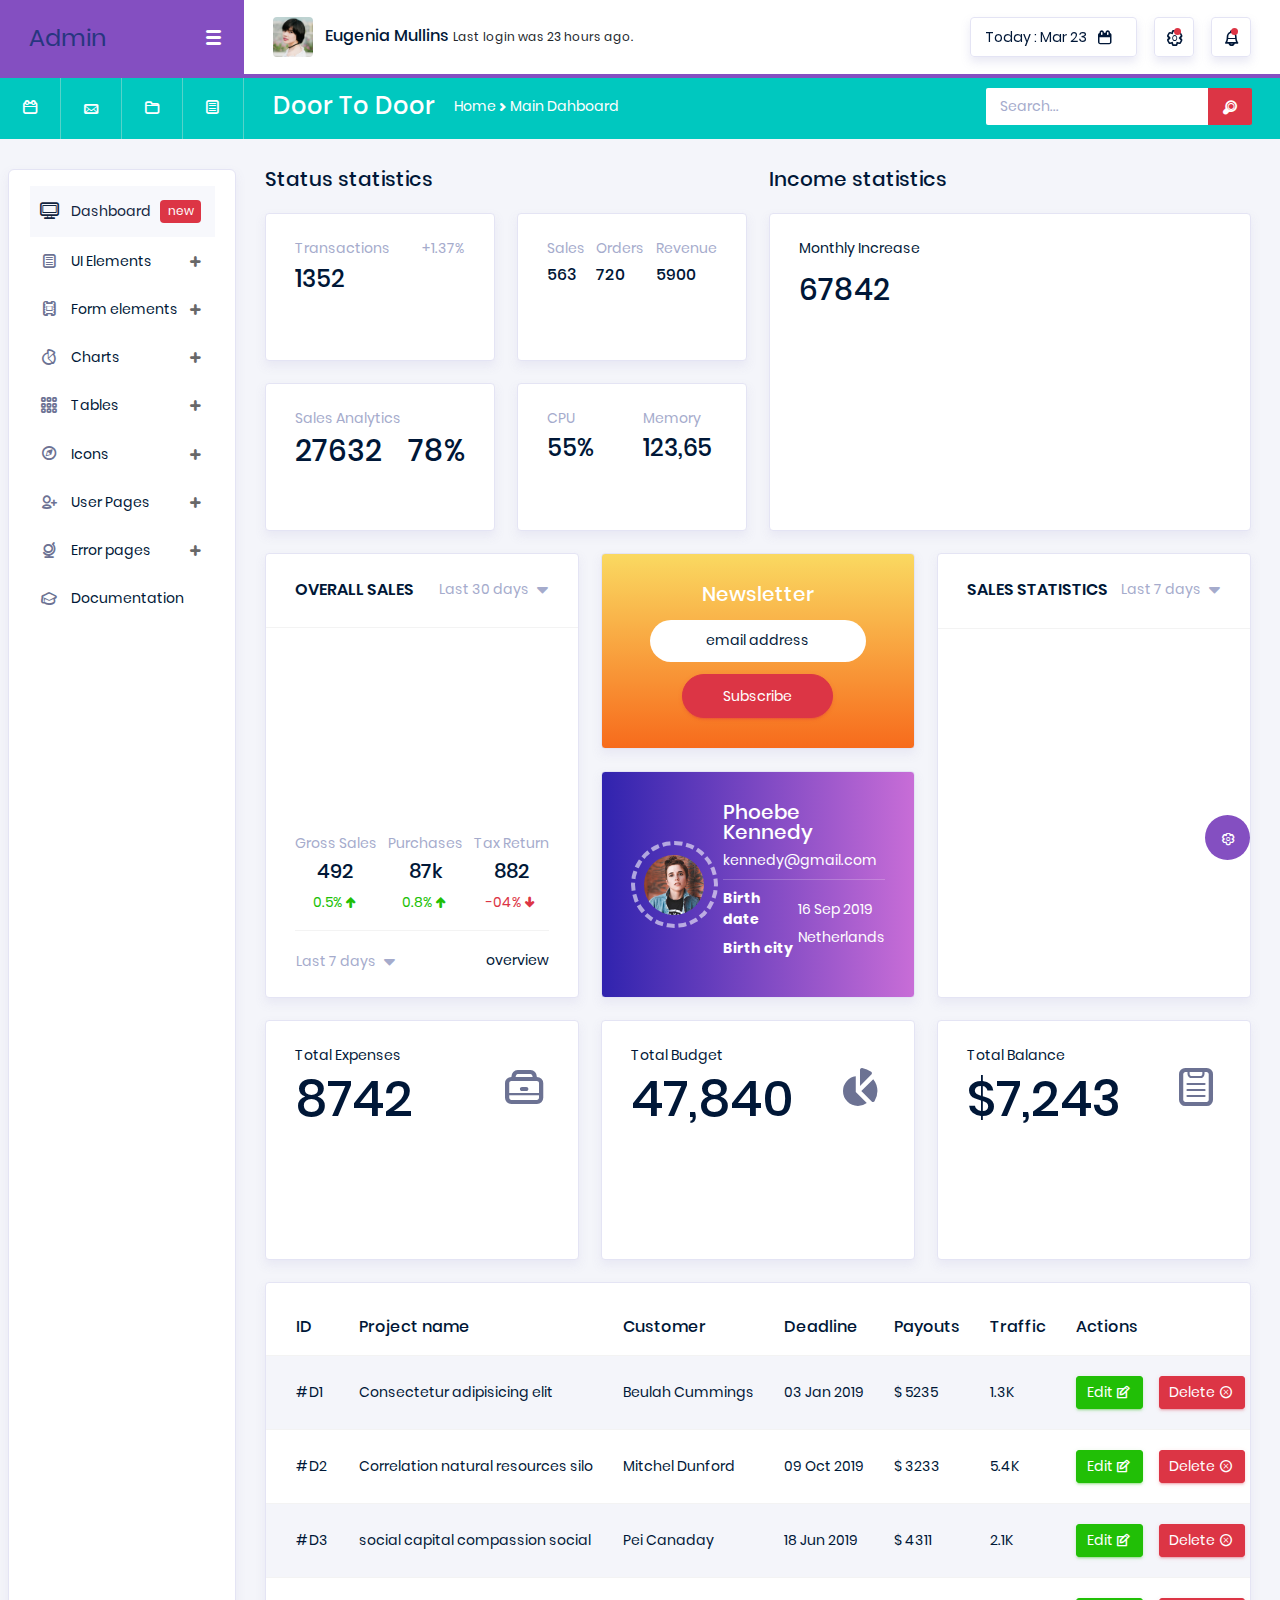
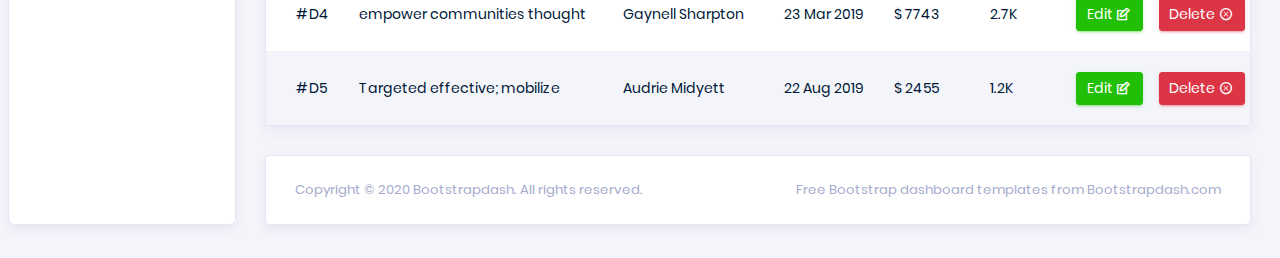
<file: Project/Assests/Templates/Admin/polluxui-free-admin-template-1.0.0/template/index.html>
<!DOCTYPE html>
<html lang="en">

<head>
  <!-- Required meta tags -->
  <meta charset="utf-8">
  <meta name="viewport" content="width=device-width, initial-scale=1, shrink-to-fit=no">
  <title>Door To Door Admin</title>
  <!-- base:css -->
  <link rel="stylesheet" href="vendors/typicons/typicons.css">
  <link rel="stylesheet" href="vendors/css/vendor.bundle.base.css">
  <!-- endinject -->
  <!-- plugin css for this page -->
  <!-- End plugin css for this page -->
  <!-- inject:css -->
  <link rel="stylesheet" href="css/vertical-layout-light/style.css">
  <!-- endinject -->
  <link rel="shortcut icon" href="images/favicon.png" />
</head>
<body>
  <div class="row" id="proBanner">
    <div class="col-12">
      <!-- <span class="d-flex align-items-center purchase-popup">
     <p>Get tons of UI components, Plugins, multiple layouts, 20+ sample pages, and more!</p>
       <a href="https://bootstrapdash.com/demo/polluxui/template/index.html?utm_source=organic&utm_medium=banner&utm_campaign=free-preview" target="_blank" class="btn download-button purchase-button ml-auto">Upgrade To Pro</a>
        <i class="typcn typcn-delete-outline" id="bannerClose"></i>
      </span>
    </div>
  </div>
  <div class="container-scroller">
    <!-- partial:partials/_navbar.html -->
    <nav class="navbar col-lg-12 col-12 p-0 fixed-top d-flex flex-row">
      <div class="navbar-brand-wrapper d-flex justify-content-center">
        <div class="navbar-brand-inner-wrapper d-flex justify-content-between align-items-center w-100">
          <a class="navbar-brand brand-logo" href="HomePage.php">
            <span class="logo-text">Admin</span>
          </a>
          <!--<a class="navbar-brand brand-logo-mini" href="index.html"><img src="images/logo-mini.svg" alt="logo"/></a> -->
          <button class="navbar-toggler navbar-toggler align-self-center" type="button" data-toggle="minimize">
            <span class="typcn typcn-th-menu"></span>
          </button>
        </div>
      </div>
      <div class="navbar-menu-wrapper d-flex align-items-center justify-content-end">
        <ul class="navbar-nav mr-lg-2">
          <li class="nav-item nav-profile dropdown">
            <a class="nav-link" href="#" data-toggle="dropdown" id="profileDropdown">
              <img src="images/faces/face5.jpg" alt="profile"/>
              <span class="nav-profile-name">Eugenia Mullins</span>
            </a>
            <div class="dropdown-menu dropdown-menu-right navbar-dropdown" aria-labelledby="profileDropdown">
              <a class="dropdown-item">
                <i class="typcn typcn-cog-outline text-primary"></i>
                Settings
              </a>
              <a class="dropdown-item">
                <i class="typcn typcn-eject text-primary"></i>
                Logout
              </a>
            </div>
          </li>
          <li class="nav-item nav-user-status dropdown">
              <p class="mb-0">Last login was 23 hours ago.</p>
          </li>
        </ul>
        <ul class="navbar-nav navbar-nav-right">
          <li class="nav-item nav-date dropdown">
            <a class="nav-link d-flex justify-content-center align-items-center" href="javascript:;">
              <h6 class="date mb-0">Today : Mar 23</h6>
              <i class="typcn typcn-calendar"></i>
            </a>
          </li>
          <li class="nav-item dropdown">
            <a class="nav-link count-indicator dropdown-toggle d-flex justify-content-center align-items-center" id="messageDropdown" href="#" data-toggle="dropdown">
              <i class="typcn typcn-cog-outline mx-0"></i>
              <span class="count"></span>
            </a>
            <div class="dropdown-menu dropdown-menu-right navbar-dropdown preview-list" aria-labelledby="messageDropdown">
              <p class="mb-0 font-weight-normal float-left dropdown-header">Messages</p>
              <a class="dropdown-item preview-item">
                <div class="preview-thumbnail">
                    <img src="images/faces/face4.jpg" alt="image" class="profile-pic">
                </div>
                <div class="preview-item-content flex-grow">
                  <h6 class="preview-subject ellipsis font-weight-normal">David Grey
                  </h6>
                  <p class="font-weight-light small-text text-muted mb-0">
                    The meeting is cancelled
                  </p>
                </div>
              </a>
              <a class="dropdown-item preview-item">
                <div class="preview-thumbnail">
                    <img src="images/faces/face2.jpg" alt="image" class="profile-pic">
                </div>
                <div class="preview-item-content flex-grow">
                  <h6 class="preview-subject ellipsis font-weight-normal">Tim Cook
                  </h6>
                  <p class="font-weight-light small-text text-muted mb-0">
                    New product launch
                  </p>
                </div>
              </a>
              <a class="dropdown-item preview-item">
                <div class="preview-thumbnail">
                    <img src="images/faces/face3.jpg" alt="image" class="profile-pic">
                </div>
                <div class="preview-item-content flex-grow">
                  <h6 class="preview-subject ellipsis font-weight-normal"> Johnson
                  </h6>
                  <p class="font-weight-light small-text text-muted mb-0">
                    Upcoming board meeting
                  </p>
                </div>
              </a>
            </div>
          </li>
          <li class="nav-item dropdown mr-0">
            <a class="nav-link count-indicator dropdown-toggle d-flex align-items-center justify-content-center" id="notificationDropdown" href="#" data-toggle="dropdown">
              <i class="typcn typcn-bell mx-0"></i>
              <span class="count"></span>
            </a>
            <div class="dropdown-menu dropdown-menu-right navbar-dropdown preview-list" aria-labelledby="notificationDropdown">
              <p class="mb-0 font-weight-normal float-left dropdown-header">Notifications</p>
              <a class="dropdown-item preview-item">
                <div class="preview-thumbnail">
                  <div class="preview-icon bg-success">
                    <i class="typcn typcn-info mx-0"></i>
                  </div>
                </div>
                <div class="preview-item-content">
                  <h6 class="preview-subject font-weight-normal">Application Error</h6>
                  <p class="font-weight-light small-text mb-0 text-muted">
                    Just now
                  </p>
                </div>
              </a>
              <a class="dropdown-item preview-item">
                <div class="preview-thumbnail">
                  <div class="preview-icon bg-warning">
                    <i class="typcn typcn-cog-outline mx-0"></i>
                  </div>
                </div>
                <div class="preview-item-content">
                  <h6 class="preview-subject font-weight-normal">Settings</h6>
                  <p class="font-weight-light small-text mb-0 text-muted">
                    Private message
                  </p>
                </div>
              </a>
              <a class="dropdown-item preview-item">
                <div class="preview-thumbnail">
                  <div class="preview-icon bg-info">
                    <i class="typcn typcn-user mx-0"></i> 
                  </div>
                </div>
                <div class="preview-item-content">
                  <h6 class="preview-subject font-weight-normal">New user registration</h6>
                  <p class="font-weight-light small-text mb-0 text-muted">
                    2 days ago
                  </p>
                </div>
              </a>
            </div>
          </li>
        </ul>
        <button class="navbar-toggler navbar-toggler-right d-lg-none align-self-center" type="button" data-toggle="offcanvas">
          <span class="typcn typcn-th-menu"></span>
        </button>
      </div>
    </nav>
    <!-- partial -->
    <nav class="navbar-breadcrumb col-xl-12 col-12 d-flex flex-row p-0">
      <div class="navbar-links-wrapper d-flex align-items-stretch">
        <div class="nav-link">
          <a href="javascript:;"><i class="typcn typcn-calendar-outline"></i></a>
        </div>
        <div class="nav-link">
          <a href="javascript:;"><i class="typcn typcn-mail"></i></a>
        </div>
        <div class="nav-link">
          <a href="javascript:;"><i class="typcn typcn-folder"></i></a>
        </div>
        <div class="nav-link">
          <a href="javascript:;"><i class="typcn typcn-document-text"></i></a>
        </div>
      </div>
      <div class="navbar-menu-wrapper d-flex align-items-center justify-content-end">
        <ul class="navbar-nav mr-lg-2">
          <li class="nav-item ml-0">
            <h4 class="mb-0">Door To Door</h4>
          </li>
          <li class="nav-item">
            <div class="d-flex align-items-baseline">
              <p class="mb-0">Home</p>
              <i class="typcn typcn-chevron-right"></i>
              <p class="mb-0">Main Dahboard</p>
            </div>
          </li>
        </ul>
        <ul class="navbar-nav navbar-nav-right">
          <li class="nav-item nav-search d-none d-md-block mr-0">
            <div class="input-group">
              <input type="text" class="form-control" placeholder="Search..." aria-label="search" aria-describedby="search">
              <div class="input-group-prepend">
                <span class="input-group-text" id="search">
                  <i class="typcn typcn-zoom"></i>
                </span>
              </div>
            </div>
          </li>
        </ul>
      </div>
    </nav>
    <div class="container-fluid page-body-wrapper">
      <!-- partial:partials/_settings-panel.html -->
      <div class="theme-setting-wrapper">
        <div id="settings-trigger"><i class="typcn typcn-cog-outline"></i></div>
        <div id="theme-settings" class="settings-panel">
          <i class="settings-close typcn typcn-times"></i>
          <p class="settings-heading">SIDEBAR SKINS</p>
          <div class="sidebar-bg-options selected" id="sidebar-light-theme"><div class="img-ss rounded-circle bg-light border mr-3"></div>Light</div>
          <div class="sidebar-bg-options" id="sidebar-dark-theme"><div class="img-ss rounded-circle bg-dark border mr-3"></div>Dark</div>
          <p class="settings-heading mt-2">HEADER SKINS</p>
          <div class="color-tiles mx-0 px-4">
            <div class="tiles success"></div>
            <div class="tiles warning"></div>
            <div class="tiles danger"></div>
            <div class="tiles info"></div>
            <div class="tiles dark"></div>
            <div class="tiles default"></div>
          </div>
        </div>
      </div>
      <div id="right-sidebar" class="settings-panel">
        <i class="settings-close typcn typcn-times"></i>
        <ul class="nav nav-tabs" id="setting-panel" role="tablist">
          <li class="nav-item">
            <a class="nav-link active" id="todo-tab" data-toggle="tab" href="#todo-section" role="tab" aria-controls="todo-section" aria-expanded="true">TO DO LIST</a>
          </li>
          <li class="nav-item">
            <a class="nav-link" id="chats-tab" data-toggle="tab" href="#chats-section" role="tab" aria-controls="chats-section">CHATS</a>
          </li>
        </ul>
        <div class="tab-content" id="setting-content">
          <div class="tab-pane fade show active scroll-wrapper" id="todo-section" role="tabpanel" aria-labelledby="todo-section">
            <div class="add-items d-flex px-3 mb-0">
              <form class="form w-100">
                <div class="form-group d-flex">
                  <input type="text" class="form-control todo-list-input" placeholder="Add To-do">
                  <button type="submit" class="add btn btn-primary todo-list-add-btn" id="add-task">Add</button>
                </div>
              </form>
            </div>
            <div class="list-wrapper px-3">
              <ul class="d-flex flex-column-reverse todo-list">
                <li>
                  <div class="form-check">
                    <label class="form-check-label">
                      <input class="checkbox" type="checkbox">
                      Team review meeting at 3.00 PM
                    </label>
                  </div>
                  <i class="remove typcn typcn-delete-outline"></i>
                </li>
                <li>
                  <div class="form-check">
                    <label class="form-check-label">
                      <input class="checkbox" type="checkbox">
                      Prepare for presentation
                    </label>
                  </div>
                  <i class="remove typcn typcn-delete-outline"></i>
                </li>
                <li>
                  <div class="form-check">
                    <label class="form-check-label">
                      <input class="checkbox" type="checkbox">
                      Resolve all the low priority tickets due today
                    </label>
                  </div>
                  <i class="remove typcn typcn-delete-outline"></i>
                </li>
                <li class="completed">
                  <div class="form-check">
                    <label class="form-check-label">
                      <input class="checkbox" type="checkbox" checked>
                      Schedule meeting for next week
                    </label>
                  </div>
                  <i class="remove typcn typcn-delete-outline"></i>
                </li>
                <li class="completed">
                  <div class="form-check">
                    <label class="form-check-label">
                      <input class="checkbox" type="checkbox" checked>
                      Project review
                    </label>
                  </div>
                  <i class="remove typcn typcn-delete-outline"></i>
                </li>
              </ul>
            </div>
            <div class="events py-4 border-bottom px-3">
              <div class="wrapper d-flex mb-2">
                <i class="typcn typcn-media-record-outline text-primary mr-2"></i>
                <span>Feb 11 2018</span>
              </div>
              <p class="mb-0 font-weight-thin text-gray">Creating component page</p>
              <p class="text-gray mb-0">build a js based app</p>
            </div>
            <div class="events pt-4 px-3">
              <div class="wrapper d-flex mb-2">
                <i class="typcn typcn-media-record-outline text-primary mr-2"></i>
                <span>Feb 7 2018</span>
              </div>
              <p class="mb-0 font-weight-thin text-gray">Meeting with Alisa</p>
              <p class="text-gray mb-0 ">Call Sarah Graves</p>
            </div>
          </div>
          <!-- To do section tab ends -->
          <div class="tab-pane fade" id="chats-section" role="tabpanel" aria-labelledby="chats-section">
            <div class="d-flex align-items-center justify-content-between border-bottom">
              <p class="settings-heading border-top-0 mb-3 pl-3 pt-0 border-bottom-0 pb-0">Friends</p>
              <small class="settings-heading border-top-0 mb-3 pt-0 border-bottom-0 pb-0 pr-3 font-weight-normal">See All</small>
            </div>
            <ul class="chat-list">
              <li class="list active">
                <div class="profile"><img src="images/faces/face1.jpg" alt="image"><span class="online"></span></div>
                <div class="info">
                  <p>Thomas Douglas</p>
                  <p>Available</p>
                </div>
                <small class="text-muted my-auto">19 min</small>
              </li>
              <li class="list">
                <div class="profile"><img src="images/faces/face2.jpg" alt="image"><span class="offline"></span></div>
                <div class="info">
                  <div class="wrapper d-flex">
                    <p>Catherine</p>
                  </div>
                  <p>Away</p>
                </div>
                <div class="badge badge-success badge-pill my-auto mx-2">4</div>
                <small class="text-muted my-auto">23 min</small>
              </li>
              <li class="list">
                <div class="profile"><img src="images/faces/face3.jpg" alt="image"><span class="online"></span></div>
                <div class="info">
                  <p>Daniel Russell</p>
                  <p>Available</p>
                </div>
                <small class="text-muted my-auto">14 min</small>
              </li>
              <li class="list">
                <div class="profile"><img src="images/faces/face4.jpg" alt="image"><span class="offline"></span></div>
                <div class="info">
                  <p>James Richardson</p>
                  <p>Away</p>
                </div>
                <small class="text-muted my-auto">2 min</small>
              </li>
              <li class="list">
                <div class="profile"><img src="images/faces/face5.jpg" alt="image"><span class="online"></span></div>
                <div class="info">
                  <p>Madeline Kennedy</p>
                  <p>Available</p>
                </div>
                <small class="text-muted my-auto">5 min</small>
              </li>
              <li class="list">
                <div class="profile"><img src="images/faces/face6.jpg" alt="image"><span class="online"></span></div>
                <div class="info">
                  <p>Sarah Graves</p>
                  <p>Available</p>
                </div>
                <small class="text-muted my-auto">47 min</small>
              </li>
            </ul>
          </div>
          <!-- chat tab ends -->
        </div>
      </div>
      <!-- partial -->
      <!-- partial:partials/_sidebar.html -->
      <nav class="sidebar sidebar-offcanvas" id="sidebar">
        <ul class="nav">
          <li class="nav-item">
            <a class="nav-link" href="index.html">
              <i class="typcn typcn-device-desktop menu-icon"></i>
              <span class="menu-title">Dashboard</span>
              <div class="badge badge-danger">new</div>
            </a>
          </li>
          <li class="nav-item">
            <a class="nav-link" data-toggle="collapse" href="#ui-basic" aria-expanded="false" aria-controls="ui-basic">
              <i class="typcn typcn-document-text menu-icon"></i>
              <span class="menu-title">UI Elements</span>
              <i class="menu-arrow"></i>
            </a>
            <div class="collapse" id="ui-basic">
              <ul class="nav flex-column sub-menu">
                <li class="nav-item"> <a class="nav-link" href="pages/ui-features/buttons.html">Buttons</a></li>
                <li class="nav-item"> <a class="nav-link" href="pages/ui-features/dropdowns.html">Dropdowns</a></li>
                <li class="nav-item"> <a class="nav-link" href="pages/ui-features/typography.html">Typography</a></li>
              </ul>
            </div>
          </li>
          <li class="nav-item">
            <a class="nav-link" data-toggle="collapse" href="#form-elements" aria-expanded="false" aria-controls="form-elements">
              <i class="typcn typcn-film menu-icon"></i>
              <span class="menu-title">Form elements</span>
              <i class="menu-arrow"></i>
            </a>
            <div class="collapse" id="form-elements">
              <ul class="nav flex-column sub-menu">
                <li class="nav-item"><a class="nav-link" href="pages/forms/basic_elements.html">Basic Elements</a></li>
              </ul>
            </div>
          </li>
          <li class="nav-item">
            <a class="nav-link" data-toggle="collapse" href="#charts" aria-expanded="false" aria-controls="charts">
              <i class="typcn typcn-chart-pie-outline menu-icon"></i>
              <span class="menu-title">Charts</span>
              <i class="menu-arrow"></i>
            </a>
            <div class="collapse" id="charts">
              <ul class="nav flex-column sub-menu">
                <li class="nav-item"> <a class="nav-link" href="pages/charts/chartjs.html">ChartJs</a></li>
              </ul>
            </div>
          </li>
          <li class="nav-item">
            <a class="nav-link" data-toggle="collapse" href="#tables" aria-expanded="false" aria-controls="tables">
              <i class="typcn typcn-th-small-outline menu-icon"></i>
              <span class="menu-title">Tables</span>
              <i class="menu-arrow"></i>
            </a>
            <div class="collapse" id="tables">
              <ul class="nav flex-column sub-menu">
                <li class="nav-item"> <a class="nav-link" href="pages/tables/basic-table.html">Basic table</a></li>
              </ul>
            </div>
          </li>
          <li class="nav-item">
            <a class="nav-link" data-toggle="collapse" href="#icons" aria-expanded="false" aria-controls="icons">
              <i class="typcn typcn-compass menu-icon"></i>
              <span class="menu-title">Icons</span>
              <i class="menu-arrow"></i>
            </a>
            <div class="collapse" id="icons">
              <ul class="nav flex-column sub-menu">
                <li class="nav-item"> <a class="nav-link" href="pages/icons/mdi.html">Mdi icons</a></li>
              </ul>
            </div>
          </li>
          <li class="nav-item">
            <a class="nav-link" data-toggle="collapse" href="#auth" aria-expanded="false" aria-controls="auth">
              <i class="typcn typcn-user-add-outline menu-icon"></i>
              <span class="menu-title">User Pages</span>
              <i class="menu-arrow"></i>
            </a>
            <div class="collapse" id="auth">
              <ul class="nav flex-column sub-menu">
                <li class="nav-item"> <a class="nav-link" href="pages/samples/login.html"> Login </a></li>
                <li class="nav-item"> <a class="nav-link" href="pages/samples/register.html"> Register </a></li>
              </ul>
            </div>
          </li>
          <li class="nav-item">
            <a class="nav-link" data-toggle="collapse" href="#error" aria-expanded="false" aria-controls="error">
              <i class="typcn typcn-globe-outline menu-icon"></i>
              <span class="menu-title">Error pages</span>
              <i class="menu-arrow"></i>
            </a>
            <div class="collapse" id="error">
              <ul class="nav flex-column sub-menu">
                <li class="nav-item"> <a class="nav-link" href="pages/samples/error-404.html"> 404 </a></li>
                <li class="nav-item"> <a class="nav-link" href="pages/samples/error-500.html"> 500 </a></li>
              </ul>
            </div>
          </li>
          <li class="nav-item">
            <a class="nav-link" href="https://bootstrapdash.com/demo/polluxui-free/docs/documentation.html">
              <i class="typcn typcn-mortar-board menu-icon"></i>
              <span class="menu-title">Documentation</span>
            </a>
          </li>
        </ul>
      </nav>
      <!-- partial -->
      <div class="main-panel">
        <div class="content-wrapper">

          <div class="row">
            <div class="col-xl-6 grid-margin stretch-card flex-column">
                <h5 class="mb-2 text-titlecase mb-4">Status statistics</h5>
              <div class="row">
                <div class="col-md-6 grid-margin stretch-card">
                  <div class="card">
                    <div class="card-body d-flex flex-column justify-content-between">
                      <div class="d-flex justify-content-between align-items-center mb-2">
                        <p class="mb-0 text-muted">Transactions</p>
                        <p class="mb-0 text-muted">+1.37%</p>
                      </div>
                      <h4>1352</h4>
                      <canvas id="transactions-chart" class="mt-auto" height="65"></canvas>
                    </div>
                  </div>
                </div>
                <div class="col-md-6 grid-margin stretch-card">
                  <div class="card">
                    <div class="card-body d-flex flex-column justify-content-between">
                      <div class="d-flex justify-content-between align-items-center mb-2">
                        <div>
                          <p class="mb-2 text-muted">Sales</p>
                          <h6 class="mb-0">563</h6>
                        </div>
                        <div>
                          <p class="mb-2 text-muted">Orders</p>
                          <h6 class="mb-0">720</h6>
                        </div>
                        <div>
                          <p class="mb-2 text-muted">Revenue</p>
                          <h6 class="mb-0">5900</h6>
                        </div>
                      </div>
                      <canvas id="sales-chart-a" class="mt-auto" height="65"></canvas>
                    </div>
                  </div>
                </div>
              </div>
              <div class="row h-100">
                <div class="col-md-6 stretch-card grid-margin grid-margin-md-0">
                  <div class="card">
                    <div class="card-body d-flex flex-column justify-content-between">
                      <p class="text-muted">Sales Analytics</p>
                      <div class="d-flex justify-content-between align-items-center mb-2">
                        <h3 class="mb-">27632</h3>
                        <h3 class="mb-">78%</h3>
                      </div>
                      <canvas id="sales-chart-b" class="mt-auto" height="38"></canvas>
                    </div>
                  </div>
                </div>
                <div class="col-md-6 stretch-card">
                  <div class="card">
                    <div class="card-body">
                      <div class="row h-100">
                        <div class="col-6 d-flex flex-column justify-content-between">
                          <p class="text-muted">CPU</p>
                          <h4>55%</h4>
                          <canvas id="cpu-chart" class="mt-auto"></canvas>
                        </div>
                        <div class="col-6 d-flex flex-column justify-content-between">
                          <p class="text-muted">Memory</p>
                          <h4>123,65</h4>
                          <canvas id="memory-chart" class="mt-auto"></canvas>
                        </div>
                      </div>
                    </div>
                  </div>
                </div>
              </div>
            </div>
            <div class="col-xl-6 grid-margin stretch-card flex-column">
              <h5 class="mb-2 text-titlecase mb-4">Income statistics</h5>
              <div class="row h-100">
                <div class="col-md-12 stretch-card">
                  <div class="card">
                    <div class="card-body">
                      <div class="d-flex justify-content-between align-items-start flex-wrap">
                        <div>
                          <p class="mb-3">Monthly Increase</p>
                          <h3>67842</h3>
                        </div>
                        <div id="income-chart-legend" class="d-flex flex-wrap mt-1 mt-md-0"></div>
                      </div>
                      <canvas id="income-chart"></canvas>
                    </div>
                  </div>
                </div>
              </div>
            </div>
          </div>

          <div class="row">
            <div class="col-xl-4 grid-margin stretch-card">
              <div class="card">
                <div class="card-body border-bottom">
                  <div class="d-flex justify-content-between align-items-center flex-wrap">
                    <h6 class="mb-2 mb-md-0 text-uppercase font-weight-medium">Overall sales</h6>
                    <div class="dropdown">
                      <button class="btn bg-white p-0 pb-1 text-muted btn-sm dropdown-toggle" type="button" id="dropdownMenuSizeButton3" data-toggle="dropdown" aria-haspopup="true" aria-expanded="false">
                          Last 30 days
                      </button>
                      <div class="dropdown-menu" aria-labelledby="dropdownMenuSizeButton3">
                        <h6 class="dropdown-header">Settings</h6>
                        <a class="dropdown-item" href="javascript:;">Action</a>
                        <a class="dropdown-item" href="javascript:;">Another action</a>
                        <a class="dropdown-item" href="javascript:;">Something else here</a>
                        <div class="dropdown-divider"></div>
                        <a class="dropdown-item" href="javascript:;">Separated link</a>
                      </div>
                    </div>
                  </div>
                </div>
                <div class="card-body">
                  <canvas id="sales-chart-c" class="mt-2"></canvas>
                  <div class="d-flex align-items-center justify-content-between border-bottom pb-3 mb-3 mt-4">
                    <div class="d-flex flex-column justify-content-center align-items-center">
                      <p class="text-muted">Gross Sales</p>
                      <h5>492</h5>
                      <div class="d-flex align-items-baseline">
                        <p class="text-success mb-0">0.5%</p>
                        <i class="typcn typcn-arrow-up-thick text-success"></i>
                      </div>
                    </div>
                    <div class="d-flex flex-column justify-content-center align-items-center">
                      <p class="text-muted">Purchases</p>
                      <h5>87k</h5>
                      <div class="d-flex align-items-baseline">
                        <p class="text-success mb-0">0.8%</p>
                        <i class="typcn typcn-arrow-up-thick text-success"></i>
                      </div>
                    </div>
                    <div class="d-flex flex-column justify-content-center align-items-center">
                      <p class="text-muted">Tax Return</p>
                      <h5>882</h5>
                      <div class="d-flex align-items-baseline">
                        <p class="text-danger mb-0">-04%</p>
                        <i class="typcn typcn-arrow-down-thick text-danger"></i>
                      </div>
                    </div>
                  </div>
                  <div class="d-flex justify-content-between align-items-center">
                    <div class="dropdown">
                      <button class="btn bg-white p-0 pb-1 pt-1 text-muted btn-sm dropdown-toggle" type="button" id="dropdownMenuSizeButton3" data-toggle="dropdown" aria-haspopup="true" aria-expanded="false">
                          Last 7 days
                      </button>
                      <div class="dropdown-menu" aria-labelledby="dropdownMenuSizeButton3">
                        <h6 class="dropdown-header">Settings</h6>
                        <a class="dropdown-item" href="javascript:;">Action</a>
                        <a class="dropdown-item" href="javascript:;">Another action</a>
                        <a class="dropdown-item" href="javascript:;">Something else here</a>
                        <div class="dropdown-divider"></div>
                        <a class="dropdown-item" href="javascript:;">Separated link</a>
                      </div>
                    </div>
                    <p class="mb-0">overview</p>
                  </div>
                </div>
              </div>
            </div>
            <div class="col-md-6 col-xl-4 grid-margin stretch-card">
              <div class="row">
                <div class="col-md-12 grid-margin stretch-card">
                  <div class="card newsletter-card bg-gradient-warning">
                    <div class="card-body">
                      <div class="d-flex flex-column align-items-center justify-content-center h-100">
                        <h5 class="mb-3 text-white">Newsletter</h5>
                        <form class="form d-flex flex-column align-items-center justify-content-between w-100">
                          <div class="form-group mb-2 w-100">
                            <input type="text" class="form-control" placeholder="email address">
                          </div>
                          <button class="btn btn-danger btn-rounded mt-1" type="submit">Subscribe</button>
                        </form>
                      </div>
                    </div>
                  </div>
                </div>
                <div class="col-md-12 stretch-card">
                  <div class="card profile-card bg-gradient-primary">
                    <div class="card-body">
                      <div class="row align-items-center h-100">
                        <div class="col-md-4">
                          <figure class="avatar mx-auto mb-4 mb-md-0">
                            <img src="images/faces/face20.jpg" alt="avatar">
                          </figure>
                        </div>
                        <div class="col-md-8">
                          <h5 class="text-white text-center text-md-left">Phoebe Kennedy</h5>
                          <p class="text-white text-center text-md-left">kennedy@gmail.com</p>
                          <div class="d-flex align-items-center justify-content-between info pt-2">
                            <div>
                              <p class="text-white font-weight-bold">Birth date</p>
                              <p class="text-white font-weight-bold">Birth city</p>
                            </div>
                            <div>
                              <p class="text-white">16 Sep 2019</p>
                              <p class="text-white">Netherlands</p>
                            </div>
                          </div>
                        </div>
                      </div>
                    </div>
                  </div>
                </div>
              </div>
            </div>
            <div class="col-md-6 col-xl-4 grid-margin stretch-card">
              <div class="card">
                <div class="card-body border-bottom">
                  <div class="d-flex justify-content-between align-items-center flex-wrap">
                    <h6 class="mb-2 mb-md-0 text-uppercase font-weight-medium">Sales statistics</h6>
                    <div class="dropdown">
                      <button class="btn bg-white p-0 pb-1 text-muted btn-sm dropdown-toggle" type="button" id="dropdownMenuSizeButton4" data-toggle="dropdown" aria-haspopup="true" aria-expanded="false">
                          Last 7 days
                      </button>
                      <div class="dropdown-menu" aria-labelledby="dropdownMenuSizeButton4">
                        <h6 class="dropdown-header">Settings</h6>
                        <a class="dropdown-item" href="javascript:;">Action</a>
                        <a class="dropdown-item" href="javascript:;">Another action</a>
                        <a class="dropdown-item" href="javascript:;">Something else here</a>
                        <div class="dropdown-divider"></div>
                        <a class="dropdown-item" href="javascript:;">Separated link</a>
                      </div>
                    </div>
                  </div>
                </div>
                <div class="card-body">
                  <canvas id="sales-chart-d" height="320"></canvas>
                </div>
              </div>
            </div>
          </div>

          <div class="row">
            <div class="col-md-4 grid-margin stretch-card">
              <div class="card">
                <div class="card-body">
                  <div class="d-flex align-items-center justify-content-between justify-content-md-center justify-content-xl-between flex-wrap mb-4">
                    <div>
                      <p class="mb-2 text-md-center text-lg-left">Total Expenses</p>
                      <h1 class="mb-0">8742</h1>
                    </div>
                    <i class="typcn typcn-briefcase icon-xl text-secondary"></i>
                  </div>
                  <canvas id="expense-chart" height="80"></canvas>
                </div>
              </div>
            </div>
            <div class="col-md-4 grid-margin stretch-card">
              <div class="card">
                <div class="card-body">
                  <div class="d-flex align-items-center justify-content-between justify-content-md-center justify-content-xl-between flex-wrap mb-4">
                    <div>
                      <p class="mb-2 text-md-center text-lg-left">Total Budget</p>
                      <h1 class="mb-0">47,840</h1>
                    </div>
                    <i class="typcn typcn-chart-pie icon-xl text-secondary"></i>
                  </div>
                  <canvas id="budget-chart" height="80"></canvas>
                </div>
              </div>
            </div>
            <div class="col-md-4 grid-margin stretch-card">
              <div class="card">
                <div class="card-body">
                  <div class="d-flex align-items-center justify-content-between justify-content-md-center justify-content-xl-between flex-wrap mb-4">
                    <div>
                      <p class="mb-2 text-md-center text-lg-left">Total Balance</p>
                      <h1 class="mb-0">$7,243</h1>
                    </div>
                    <i class="typcn typcn-clipboard icon-xl text-secondary"></i>
                  </div>
                  <canvas id="balance-chart" height="80"></canvas>
                </div>
              </div>
            </div>
          </div>

          <div class="row">
            <div class="col-md-12">
              <div class="card">
                <div class="table-responsive pt-3">
                  <table class="table table-striped project-orders-table">
                    <thead>
                      <tr>
                        <th class="ml-5">ID</th>
                        <th>Project name</th>
                        <th>Customer</th>
                        <th>Deadline</th>
                        <th>Payouts	</th>
                        <th>Traffic</th>
                        <th>Actions</th>
                      </tr>
                    </thead>
                    <tbody>
                      <tr>
                        <td>#D1</td>
                        <td>Consectetur adipisicing elit </td>
                        <td>Beulah Cummings</td>
                        <td>03 Jan 2019</td>
                        <td>$ 5235</td>
                        <td>1.3K</td>
                        <td>
                          <div class="d-flex align-items-center">
                            <button type="button" class="btn btn-success btn-sm btn-icon-text mr-3">
                              Edit
                              <i class="typcn typcn-edit btn-icon-append"></i>                          
                            </button>
                            <button type="button" class="btn btn-danger btn-sm btn-icon-text">
                              Delete
                              <i class="typcn typcn-delete-outline btn-icon-append"></i>                          
                            </button>
                          </div>
                        </td>
                      </tr>
                      <tr>
                        <td>#D2</td>
                        <td>Correlation natural resources silo</td>
                        <td>Mitchel Dunford</td>
                        <td>09 Oct 2019</td>
                        <td>$ 3233</td>
                        <td>5.4K</td>
                        <td>
                          <div class="d-flex align-items-center">
                            <button type="button" class="btn btn-success btn-sm btn-icon-text mr-3">
                              Edit
                              <i class="typcn typcn-edit btn-icon-append"></i>                          
                            </button>
                            <button type="button" class="btn btn-danger btn-sm btn-icon-text">
                              Delete
                              <i class="typcn typcn-delete-outline btn-icon-append"></i>                          
                            </button>
                          </div>
                        </td>
                      </tr>
                      <tr>
                        <td>#D3</td>
                        <td>social capital compassion social</td>
                        <td>Pei Canaday</td>
                        <td>18 Jun 2019</td>
                        <td>$ 4311</td>
                        <td>2.1K</td>
                        <td>
                          <div class="d-flex align-items-center">
                            <button type="button" class="btn btn-success btn-sm btn-icon-text mr-3">
                              Edit
                              <i class="typcn typcn-edit btn-icon-append"></i>                          
                            </button>
                            <button type="button" class="btn btn-danger btn-sm btn-icon-text">
                              Delete
                              <i class="typcn typcn-delete-outline btn-icon-append"></i>                          
                            </button>
                          </div>
                        </td>
                      </tr>
                      <tr>
                        <td>#D4</td>
                        <td>empower communities thought</td>
                        <td>Gaynell Sharpton</td>
                        <td>23 Mar 2019</td>
                        <td>$ 7743</td>
                        <td>2.7K</td>
                        <td>
                          <div class="d-flex align-items-center">
                            <button type="button" class="btn btn-success btn-sm btn-icon-text mr-3">
                              Edit
                              <i class="typcn typcn-edit btn-icon-append"></i>                          
                            </button>
                            <button type="button" class="btn btn-danger btn-sm btn-icon-text">
                              Delete
                              <i class="typcn typcn-delete-outline btn-icon-append"></i>                          
                            </button>
                          </div>
                        </td>
                      </tr>
                      <tr>
                        <td>#D5</td>
                        <td> Targeted effective; mobilize </td>
                        <td>Audrie Midyett</td>
                        <td>22 Aug 2019</td>
                        <td>$ 2455</td>
                        <td>1.2K</td>
                        <td>
                          <div class="d-flex align-items-center">
                            <button type="button" class="btn btn-success btn-sm btn-icon-text mr-3">
                              Edit
                              <i class="typcn typcn-edit btn-icon-append"></i>                          
                            </button>
                            <button type="button" class="btn btn-danger btn-sm btn-icon-text">
                              Delete
                              <i class="typcn typcn-delete-outline btn-icon-append"></i>                          
                            </button>
                          </div>
                        </td>
                      </tr>
                    </tbody>
                  </table>
                </div>
              </div>
            </div>
          </div>

        </div>
        <!-- content-wrapper ends -->
        <!-- partial:partials/_footer.html -->
        <footer class="footer">
            <div class="card">
                <div class="card-body">
                    <div class="d-sm-flex justify-content-center justify-content-sm-between">
                        <span class="text-muted text-center text-sm-left d-block d-sm-inline-block">Copyright © 2020 <a href="https://www.bootstrapdash.com/" class="text-muted" target="_blank">Bootstrapdash</a>. All rights reserved.</span>
                        <span class="float-none float-sm-right d-block mt-1 mt-sm-0 text-center text-muted">Free <a href="https://www.bootstrapdash.com/" class="text-muted" target="_blank">Bootstrap dashboard</a> templates from Bootstrapdash.com</span>
                    </div>
                </div>    
            </div>        
        </footer>
        <!-- partial -->
      </div>
      <!-- main-panel ends -->
    </div>
    <!-- page-body-wrapper ends -->
  </div>
  <!-- container-scroller -->

  <!-- base:js -->
  <script src="vendors/js/vendor.bundle.base.js"></script>
  <!-- endinject -->
  <!-- Plugin js for this page-->
  <script src="vendors/chart.js/Chart.min.js"></script>
  <!-- End plugin js for this page-->
  <!-- inject:js -->
  <script src="js/off-canvas.js"></script>
  <script src="js/hoverable-collapse.js"></script>
  <script src="js/template.js"></script>
  <script src="js/settings.js"></script>
  <script src="js/todolist.js"></script>
  <!-- endinject -->
  <!-- Custom js for this page-->
  <script src="js/dashboard.js"></script>
  <!-- End custom js for this page-->
</body>

</html>
</file>
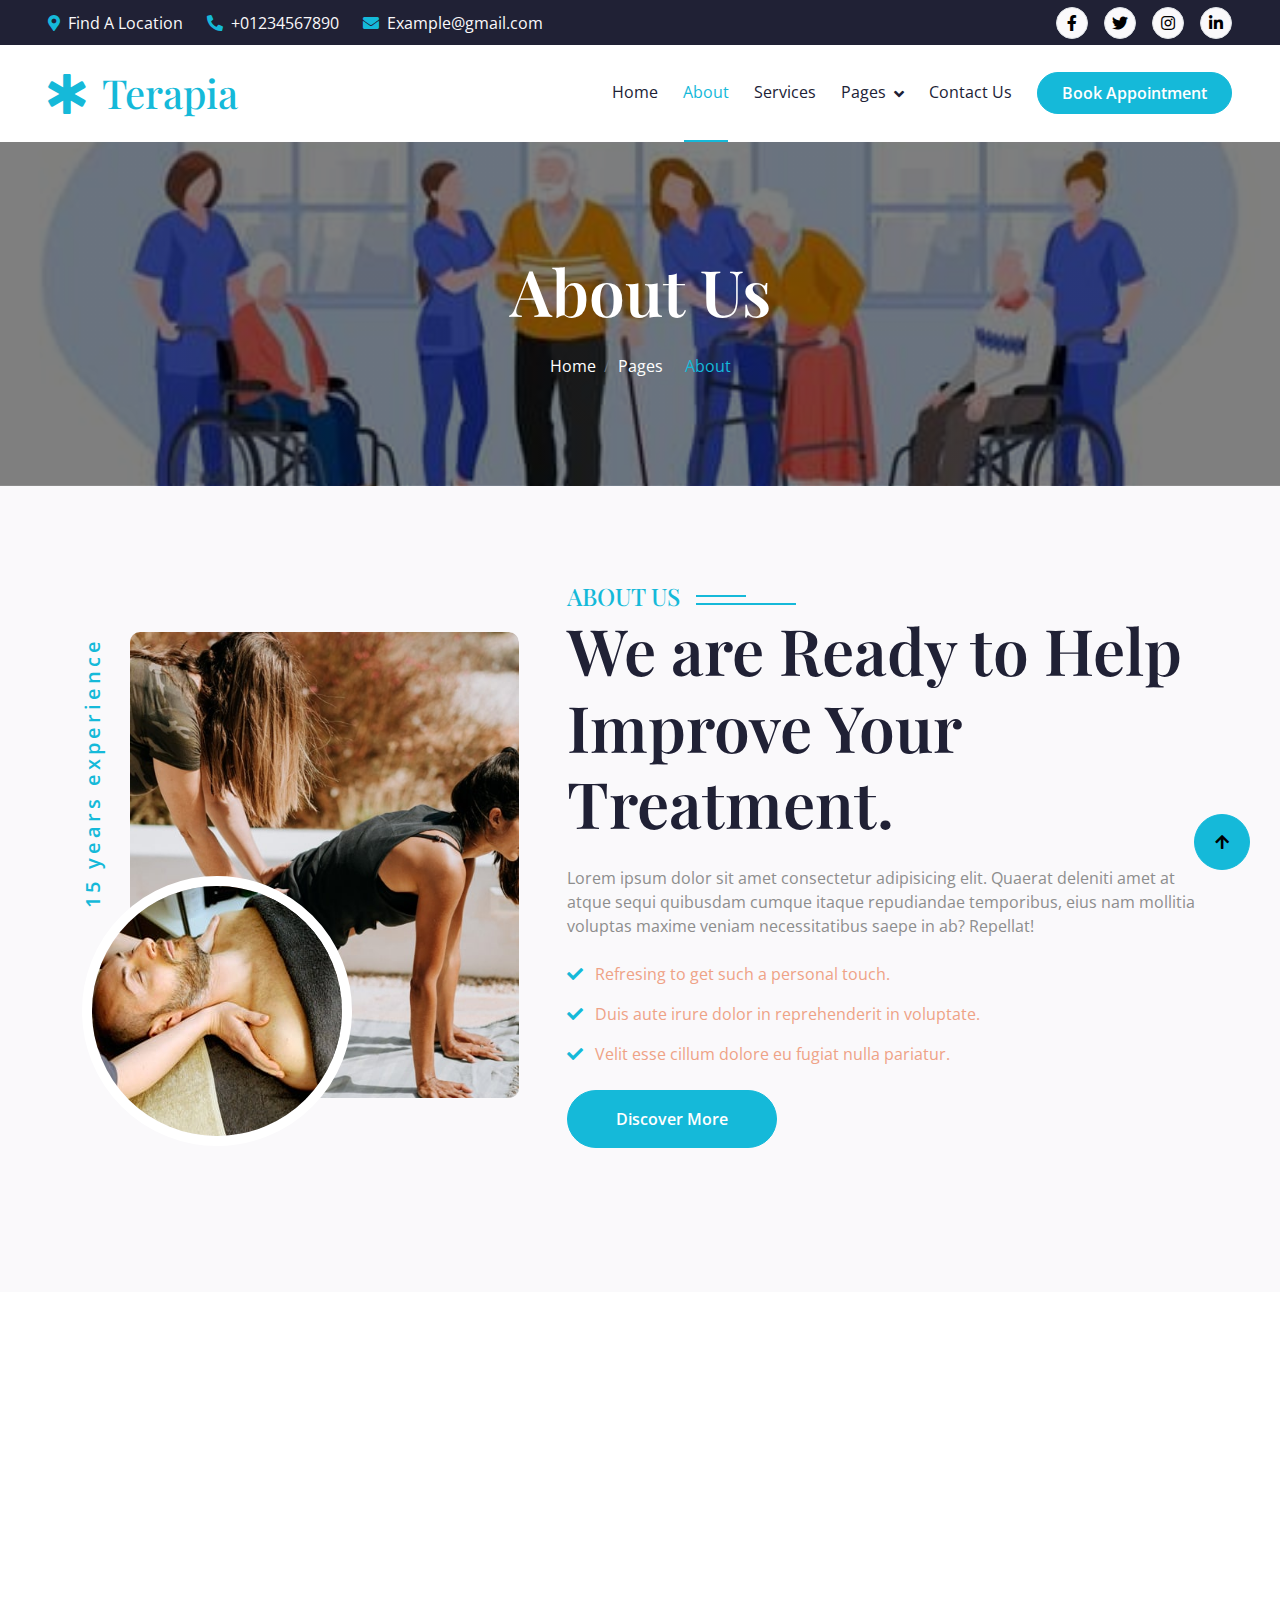
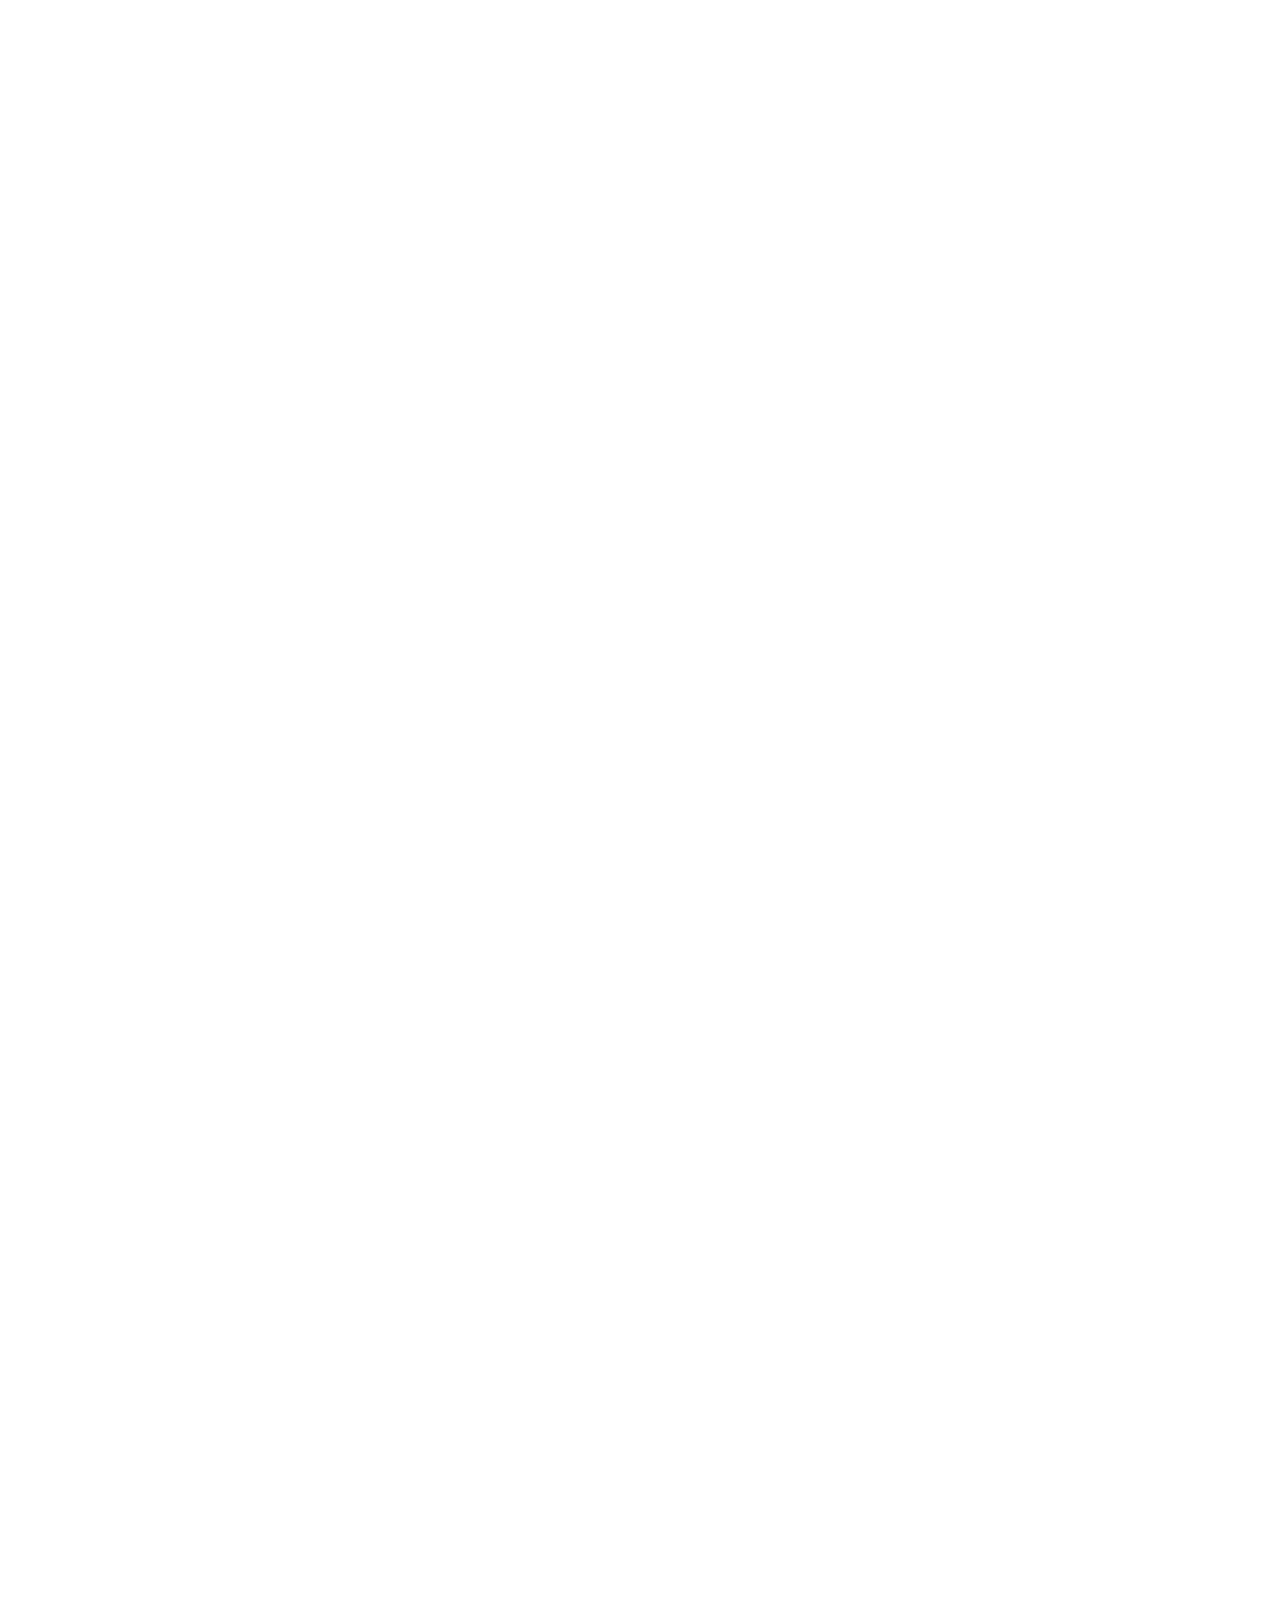
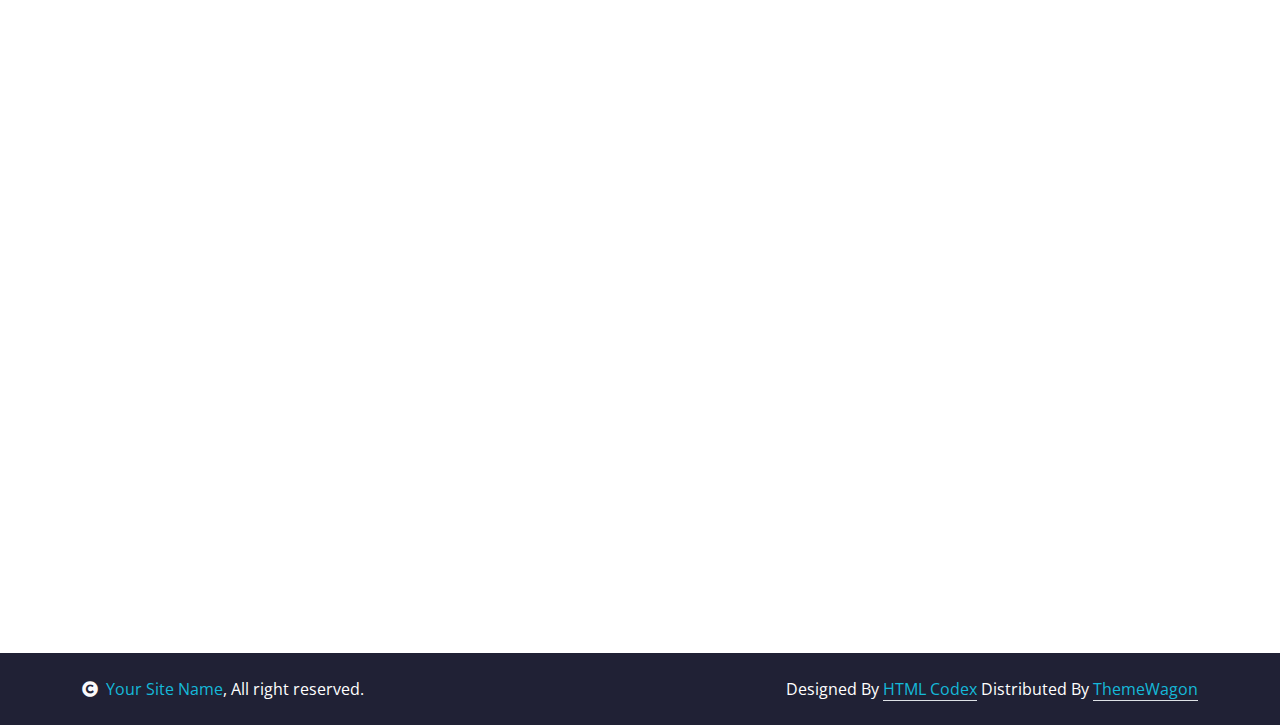
<file: Project/Assests/Templates/Main/about.html>
<!DOCTYPE html>
<html lang="en">

    <head>
        <meta charset="utf-8">
        <title>Terapia - Physical Therapy Website Template</title>
        <meta content="width=device-width, initial-scale=1.0" name="viewport">
        <meta content="" name="keywords">
        <meta content="" name="description">

        <!-- Google Web Fonts -->
        <link rel="preconnect" href="https://fonts.googleapis.com">
        <link rel="preconnect" href="https://fonts.gstatic.com" crossorigin>
        <link href="https://fonts.googleapis.com/css2?family=Open+Sans:wght@400;500;600&family=Playfair+Display:wght@400;500;600&display=swap" rel="stylesheet"> 

        <!-- Icon Font Stylesheet -->
        <link rel="stylesheet" href="https://use.fontawesome.com/releases/v5.15.4/css/all.css"/>
        <link href="https://cdn.jsdelivr.net/npm/bootstrap-icons@1.4.1/font/bootstrap-icons.css" rel="stylesheet">

        <!-- Libraries Stylesheet -->
        <link href="lib/animate/animate.min.css" rel="stylesheet">
        <link href="lib/owlcarousel/assets/owl.carousel.min.css" rel="stylesheet">


        <!-- Customized Bootstrap Stylesheet -->
        <link href="css/bootstrap.min.css" rel="stylesheet">

        <!-- Template Stylesheet -->
        <link href="css/style.css" rel="stylesheet">
    </head>

    <body>

        <!-- Spinner Start -->
        <div id="spinner" class="show bg-white position-fixed translate-middle w-100 vh-100 top-50 start-50 d-flex align-items-center justify-content-center">
            <div class="spinner-border text-primary" style="width: 3rem; height: 3rem;" role="status">
                <span class="sr-only">Loading...</span>
            </div>
        </div>
        <!-- Spinner End -->


        <!-- Topbar Start -->
        <div class="container-fluid bg-dark px-5 d-none d-lg-block">
            <div class="row gx-0 align-items-center" style="height: 45px;">
                <div class="col-lg-8 text-center text-lg-start mb-lg-0">
                    <div class="d-flex flex-wrap">
                        <a href="#" class="text-light me-4"><i class="fas fa-map-marker-alt text-primary me-2"></i>Find A Location</a>
                        <a href="#" class="text-light me-4"><i class="fas fa-phone-alt text-primary me-2"></i>+01234567890</a>
                        <a href="#" class="text-light me-0"><i class="fas fa-envelope text-primary me-2"></i>Example@gmail.com</a>
                    </div>
                </div>
                <div class="col-lg-4 text-center text-lg-end">
                    <div class="d-flex align-items-center justify-content-end">
                        <a href="#" class="btn btn-light btn-square border rounded-circle nav-fill me-3"><i class="fab fa-facebook-f"></i></a>
                        <a href="#" class="btn btn-light btn-square border rounded-circle nav-fill me-3"><i class="fab fa-twitter"></i></a>
                        <a href="#" class="btn btn-light btn-square border rounded-circle nav-fill me-3"><i class="fab fa-instagram"></i></a>
                        <a href="#" class="btn btn-light btn-square border rounded-circle nav-fill me-0"><i class="fab fa-linkedin-in"></i></a>
                    </div>
                </div>
            </div>
        </div>
        <!-- Topbar End -->


        <!-- Navbar & Hero Start -->
        <div class="container-fluid position-relative p-0">
            <nav class="navbar navbar-expand-lg navbar-light bg-white px-4 px-lg-5 py-3 py-lg-0">
                <a href="index.html" class="navbar-brand p-0">
                    <h1 class="text-primary m-0"><i class="fas fa-star-of-life me-3"></i>Terapia</h1>
                    <!-- <img src="img/logo.png" alt="Logo"> -->
                </a>
                <button class="navbar-toggler" type="button" data-bs-toggle="collapse" data-bs-target="#navbarCollapse">
                    <span class="fa fa-bars"></span>
                </button>
                <div class="collapse navbar-collapse" id="navbarCollapse">
                    <div class="navbar-nav ms-auto py-0">
                        <a href="index.html" class="nav-item nav-link">Home</a>
                        <a href="about.html" class="nav-item nav-link active">About</a>
                        <a href="service.html" class="nav-item nav-link">Services</a>
                        <div class="nav-item dropdown">
                            <a href="#" class="nav-link dropdown-toggle" data-bs-toggle="dropdown">Pages</a>
                            <div class="dropdown-menu m-0">
                                <a href="appointment.html" class="dropdown-item">Appointment</a>
                                <a href="feature.html" class="dropdown-item">Features</a>
                                <a href="blog.html" class="dropdown-item">Our Blog</a>
                                <a href="team.html" class="dropdown-item">Our Team</a>
                                <a href="testimonial.html" class="dropdown-item">Testimonial</a>
                                <a href="404.html" class="dropdown-item">404 Page</a>
                            </div>
                        </div>
                        <a href="contact.html" class="nav-item nav-link">Contact Us</a>
                    </div>
                    <a href="#" class="btn btn-primary rounded-pill text-white py-2 px-4 flex-wrap flex-sm-shrink-0">Book Appointment</a>
                </div>
            </nav>
        </div>
        <!-- Navbar End -->


        <!-- Header Start -->
        <div class="container-fluid bg-breadcrumb">
            <div class="container text-center py-5" style="max-width: 900px;">
                <h3 class="text-white display-3 mb-4 wow fadeInDown" data-wow-delay="0.1s">About Us</h1>
                <ol class="breadcrumb justify-content-center mb-0 wow fadeInDown" data-wow-delay="0.3s">
                    <li class="breadcrumb-item"><a href="index.html">Home</a></li>
                    <li class="breadcrumb-item"><a href="#">Pages</a></li>
                    <li class="breadcrumb-item active text-primary">About</li>
                </ol>    
            </div>
        </div>
        <!-- Header End -->


        <!-- About Start -->
        <div class="container-fluid about bg-light py-5">
            <div class="container py-5">
                <div class="row g-5 align-items-center">
                    <div class="col-lg-5 wow fadeInLeft" data-wow-delay="0.2s">
                        <div class="about-img pb-5 ps-5">
                            <img src="img/about-1.jpg" class="img-fluid rounded w-100" style="object-fit: cover;" alt="Image">
                            <div class="about-img-inner">
                                <img src="img/about-2.jpg" class="img-fluid rounded-circle w-100 h-100" alt="Image">
                            </div>
                            <div class="about-experience">15 years experience</div>
                        </div>
                    </div>
                    <div class="col-lg-7 wow fadeInRight" data-wow-delay="0.4s">
                        <div class="section-title text-start mb-5">
                            <h4 class="sub-title pe-3 mb-0">About Us</h4>
                            <h1 class="display-3 mb-4">We are Ready to Help Improve Your Treatment.</h1>
                            <p class="mb-4">Lorem ipsum dolor sit amet consectetur adipisicing elit. Quaerat deleniti amet at atque sequi quibusdam cumque itaque repudiandae temporibus, eius nam mollitia voluptas maxime veniam necessitatibus saepe in ab? Repellat!</p>
                            <div class="mb-4">
                                <p class="text-secondary"><i class="fa fa-check text-primary me-2"></i> Refresing to get such a personal touch.</p>
                                <p class="text-secondary"><i class="fa fa-check text-primary me-2"></i> Duis aute irure dolor in reprehenderit in voluptate.</p>
                                <p class="text-secondary"><i class="fa fa-check text-primary me-2"></i> Velit esse cillum dolore eu fugiat nulla pariatur.</p>
                            </div>
                            <a href="#" class="btn btn-primary rounded-pill text-white py-3 px-5">Discover More</a>
                        </div>
                    </div>
                </div>
            </div>
        </div>
        <!-- About End -->


        <!-- Team Start -->
        <div class="container-fluid team py-5">
            <div class="container py-5">
                <div class="section-title mb-5 wow fadeInUp" data-wow-delay="0.1s">
                    <div class="sub-style">
                        <h4 class="sub-title px-3 mb-0">Meet our team</h4>
                    </div>
                    <h1 class="display-3 mb-4">Physiotherapy Services from Professional Therapist</h1>
                    <p class="mb-0">Lorem ipsum dolor sit amet consectetur adipisicing elit. Quaerat deleniti amet at atque sequi quibusdam cumque itaque repudiandae temporibus, eius nam mollitia voluptas maxime veniam necessitatibus saepe in ab? Repellat!</p>
                </div>
                <div class="row g-4 justify-content-center">
                    <div class="col-md-6 col-lg-6 col-xl-3 wow fadeInUp" data-wow-delay="0.1s">
                        <div class="team-item rounded">
                            <div class="team-img rounded-top h-100">
                                <img src="img/team-1.jpg" class="img-fluid rounded-top w-100" alt="">
                                <div class="team-icon d-flex justify-content-center">
                                    <a class="btn btn-square btn-primary text-white rounded-circle mx-1" href=""><i class="fab fa-facebook-f"></i></a>
                                    <a class="btn btn-square btn-primary text-white rounded-circle mx-1" href=""><i class="fab fa-twitter"></i></a>
                                    <a class="btn btn-square btn-primary text-white rounded-circle mx-1" href=""><i class="fab fa-instagram"></i></a>
                                    <a class="btn btn-square btn-primary text-white rounded-circle mx-1" href=""><i class="fab fa-linkedin-in"></i></a>
                                </div>
                            </div>
                            <div class="team-content text-center border border-primary border-top-0 rounded-bottom p-4">
                                <h5>Full Name</h5>
                                <p class="mb-0">Message Physio Therapist</p>
                            </div>
                        </div>
                    </div>
                    <div class="col-md-6 col-lg-6 col-xl-3 wow fadeInUp" data-wow-delay="0.3s">
                        <div class="team-item rounded">
                            <div class="team-img rounded-top h-100">
                                <img src="img/team-2.jpg" class="img-fluid rounded-top w-100" alt="">
                                <div class="team-icon d-flex justify-content-center">
                                    <a class="btn btn-square btn-primary text-white rounded-circle mx-1" href=""><i class="fab fa-facebook-f"></i></a>
                                    <a class="btn btn-square btn-primary text-white rounded-circle mx-1" href=""><i class="fab fa-twitter"></i></a>
                                    <a class="btn btn-square btn-primary text-white rounded-circle mx-1" href=""><i class="fab fa-instagram"></i></a>
                                    <a class="btn btn-square btn-primary text-white rounded-circle mx-1" href=""><i class="fab fa-linkedin-in"></i></a>
                                </div>
                            </div>
                            <div class="team-content text-center border border-primary border-top-0 rounded-bottom p-4">
                                <h5>Full Name</h5>
                                <p class="mb-0">Rehabilitation Therapist</p>
                            </div>
                        </div>
                    </div>
                    <div class="col-md-6 col-lg-6 col-xl-3 wow fadeInUp" data-wow-delay="0.5s">
                        <div class="team-item rounded">
                            <div class="team-img rounded-top h-100">
                                <img src="img/team-3.jpg" class="img-fluid rounded-top w-100" alt="">
                                <div class="team-icon d-flex justify-content-center">
                                    <a class="btn btn-square btn-primary text-white rounded-circle mx-1" href=""><i class="fab fa-facebook-f"></i></a>
                                    <a class="btn btn-square btn-primary text-white rounded-circle mx-1" href=""><i class="fab fa-twitter"></i></a>
                                    <a class="btn btn-square btn-primary text-white rounded-circle mx-1" href=""><i class="fab fa-instagram"></i></a>
                                    <a class="btn btn-square btn-primary text-white rounded-circle mx-1" href=""><i class="fab fa-linkedin-in"></i></a>
                                </div>
                            </div>
                            <div class="team-content text-center border border-primary border-top-0 rounded-bottom p-4">
                                <h5>Full Name</h5>
                                <p class="mb-0">Doctor of Physical therapy</p>
                            </div>
                        </div>
                    </div>
                    <div class="col-md-6 col-lg-6 col-xl-3 wow fadeInUp" data-wow-delay="0.7s">
                        <div class="team-item rounded">
                            <div class="team-img rounded-top h-100">
                                <img src="img/team-4.jpg" class="img-fluid rounded-top w-100" alt="">
                                <div class="team-icon d-flex justify-content-center">
                                    <a class="btn btn-square btn-primary text-white rounded-circle mx-1" href=""><i class="fab fa-facebook-f"></i></a>
                                    <a class="btn btn-square btn-primary text-white rounded-circle mx-1" href=""><i class="fab fa-twitter"></i></a>
                                    <a class="btn btn-square btn-primary text-white rounded-circle mx-1" href=""><i class="fab fa-instagram"></i></a>
                                    <a class="btn btn-square btn-primary text-white rounded-circle mx-1" href=""><i class="fab fa-linkedin-in"></i></a>
                                </div>
                            </div>
                            <div class="team-content text-center border border-primary border-top-0 rounded-bottom p-4">
                                <h5>Full Name</h5>
                                <p class="mb-0">Doctor of Physical therapy</p>
                            </div>
                        </div>
                    </div>
                </div>
            </div>
        </div>
        <!-- Team End -->


        <!-- Feature Start -->
        <div class="container-fluid feature py-5">
            <div class="container py-5">
                <div class="section-title mb-5 wow fadeInUp" data-wow-delay="0.1s">
                    <div class="sub-style">
                        <h4 class="sub-title px-3 mb-0">Why Choose Us</h4>
                    </div>
                    <h1 class="display-3 mb-4">Why Choose Us? Get Your Life Style Back</h1>
                    <p class="mb-0">Lorem ipsum dolor sit amet consectetur adipisicing elit. Quaerat deleniti amet at atque sequi quibusdam cumque itaque repudiandae temporibus, eius nam mollitia voluptas maxime veniam necessitatibus saepe in ab? Repellat!</p>
                </div>
                <div class="row g-4 justify-content-center">
                    <div class="col-md-6 col-lg-4 col-xl-3 wow fadeInUp" data-wow-delay="0.1s">
                        <div class="row-cols-1 feature-item p-4">
                            <div class="col-12">
                                <div class="feature-icon mb-4">
                                    <div class="p-3 d-inline-flex bg-white rounded">
                                        <i class="fas fa-diagnoses fa-4x text-primary"></i>
                                    </div>
                                </div>
                                <div class="feature-content d-flex flex-column">
                                    <h5 class="mb-4">Licensed Therapist</h5>
                                    <p class="mb-0">Dolor, sit amet consectetur adipisicing elit. Soluta inventore cum accusamus,</p>
                                </div>
                            </div>
                        </div>
                    </div>
                    <div class="col-md-6 col-lg-4 col-xl-3 wow fadeInUp" data-wow-delay="0.3s">
                        <div class="row-cols-1 feature-item p-4">
                            <div class="col-12">
                                <div class="feature-icon mb-4">
                                    <div class="p-3 d-inline-flex bg-white rounded">
                                        <i class="fas fa-briefcase-medical fa-4x text-primary"></i>
                                    </div>
                                </div>
                                <div class="feature-content d-flex flex-column">
                                    <h5 class="mb-4">Personalized Treatment</h5>
                                    <p class="mb-0">Dolor, sit amet consectetur adipisicing elit. Soluta inventore cum accusamus,</p>
                                </div>
                            </div>
                        </div>
                    </div>
                    <div class="col-md-6 col-lg-4 col-xl-3 wow fadeInUp" data-wow-delay="0.5s">
                        <div class="row-cols-1 feature-item p-4">
                            <div class="col-12">
                                <div class="feature-icon mb-4">
                                    <div class="p-3 d-inline-flex bg-white rounded">
                                        <i class="fas fa-hospital-user fa-4x text-primary"></i>
                                    </div>
                                </div>
                                <div class="feature-content d-flex flex-column">
                                    <h5 class="mb-4">Therapy Goals</h5>
                                    <p class="mb-0">Dolor, sit amet consectetur adipisicing elit. Soluta inventore cum accusamus,</p>
                                </div>
                            </div>
                        </div>
                    </div>
                    <div class="col-md-6 col-lg-4 col-xl-3 wow fadeInUp" data-wow-delay="0.7s">
                        <div class="row-cols-1 feature-item p-4">
                            <div class="col-12">
                                <div class="feature-icon mb-4">
                                    <div class="p-3 d-inline-flex bg-white rounded">
                                        <i class="fas fa-users fa-4x text-primary"></i>
                                    </div>
                                </div>
                                <div class="feature-content d-flex flex-column">
                                    <h5 class="mb-4">Practitioners Network</h5>
                                    <p class="mb-0">Dolor, sit amet consectetur adipisicing elit. Soluta inventore cum accusamus,</p>
                                </div>
                            </div>
                        </div>
                    </div>
                    <div class="col-md-6 col-lg-4 col-xl-3 wow fadeInUp" data-wow-delay="0.1s">
                        <div class="row-cols-1 feature-item p-4">
                            <div class="col-12">
                                <div class="feature-icon mb-4">
                                    <div class="p-3 d-inline-flex bg-white rounded">
                                        <i class="fas fa-spa fa-4x text-primary"></i>
                                    </div>
                                </div>
                                <div class="feature-content d-flex flex-column">
                                    <h5 class="mb-4">Comfortable Center</h5>
                                    <p class="mb-0">Dolor, sit amet consectetur adipisicing elit. Soluta inventore cum accusamus,</p>
                                </div>
                            </div>
                        </div>
                    </div>
                    <div class="col-md-6 col-lg-4 col-xl-3 wow fadeInUp" data-wow-delay="0.3s">
                        <div class="row-cols-1 feature-item p-4">
                            <div class="col-12">
                                <div class="feature-icon mb-4">
                                    <div class="p-3 d-inline-flex bg-white rounded">
                                        <i class="fas fa-heart fa-4x text-primary"></i>
                                    </div>
                                </div>
                                <div class="feature-content d-flex flex-column">
                                    <h5 class="mb-4">Experienced Stuff</h5>
                                    <p class="mb-0">Dolor, sit amet consectetur adipisicing elit. Soluta inventore cum accusamus,</p>
                                </div>
                            </div>
                        </div>
                    </div>
                    <div class="col-md-6 col-lg-4 col-xl-3 wow fadeInUp" data-wow-delay="0.5s">
                        <div class="row-cols-1 feature-item p-4">
                            <div class="col-12">
                                <div class="feature-icon mb-4">
                                    <div class="p-3 d-inline-flex bg-white rounded">
                                        <i class="fab fa-pied-piper fa-4x text-primary"></i>
                                    </div>
                                </div>
                                <div class="feature-content d-flex flex-column">
                                    <h5 class="mb-4">Therapy Goals</h5>
                                    <p class="mb-0">Dolor, sit amet consectetur adipisicing elit. Soluta inventore cum accusamus,</p>
                                </div>
                            </div>
                        </div>
                    </div>
                    <div class="col-md-6 col-lg-4 col-xl-3 wow fadeInUp" data-wow-delay="0.7s">
                        <div class="row-cols-1 feature-item p-4">
                            <div class="col-12">
                                <div class="feature-icon mb-4">
                                    <div class="p-3 d-inline-flex bg-white rounded">
                                        <i class="fas fa-user-md fa-4x text-primary"></i>
                                    </div>
                                </div>
                                <div class="feature-content d-flex flex-column">
                                    <h5 class="mb-4">Licensed Therapist</h5>
                                    <p class="mb-0">Dolor, sit amet consectetur adipisicing elit. Soluta inventore cum accusamus,</p>
                                </div>
                            </div>
                        </div>
                    </div>
                    <div class="col-12 text-center wow fadeInUp" data-wow-delay="0.2s">
                        <a href="#" class="btn btn-primary rounded-pill text-white py-3 px-5">More Details</a>
                    </div>
                </div>
            </div>
        </div>
        <!-- Feature End -->


        <!-- Footer Start -->
        <div class="container-fluid footer py-5 wow fadeIn" data-wow-delay="0.2s">
            <div class="container py-5">
                <div class="row g-5">
                    <div class="col-md-6 col-lg-6 col-xl-3">
                        <div class="footer-item d-flex flex-column">
                            <h4 class="text-white mb-4"><i class="fas fa-star-of-life me-3"></i>Terapia</h4>
                            <p>Lorem ipsum dolor sit amet consectetur adipisicing elit. Delectus dolorem impedit eos autem dolores laudantium quia, qui similique
                            </p>
                            <div class="d-flex align-items-center">
                                <i class="fas fa-share fa-2x text-white me-2"></i>
                                <a class="btn-square btn btn-primary text-white rounded-circle mx-1" href=""><i class="fab fa-facebook-f"></i></a>
                                <a class="btn-square btn btn-primary text-white rounded-circle mx-1" href=""><i class="fab fa-twitter"></i></a>
                                <a class="btn-square btn btn-primary text-white rounded-circle mx-1" href=""><i class="fab fa-instagram"></i></a>
                                <a class="btn-square btn btn-primary text-white rounded-circle mx-1" href=""><i class="fab fa-linkedin-in"></i></a>
                            </div>
                        </div>
                    </div>
                    <div class="col-md-6 col-lg-6 col-xl-3">
                        <div class="footer-item d-flex flex-column">
                            <h4 class="mb-4 text-white">Quick Links</h4>
                            <a href=""><i class="fas fa-angle-right me-2"></i> About Us</a>
                            <a href=""><i class="fas fa-angle-right me-2"></i> Contact Us</a>
                            <a href=""><i class="fas fa-angle-right me-2"></i> Privacy Policy</a>
                            <a href=""><i class="fas fa-angle-right me-2"></i> Terms & Conditions</a>
                            <a href=""><i class="fas fa-angle-right me-2"></i> Our Blog & News</a>
                            <a href=""><i class="fas fa-angle-right me-2"></i> Our Team</a>
                        </div>
                    </div>
                    <div class="col-md-6 col-lg-6 col-xl-3">
                        <div class="footer-item d-flex flex-column">
                            <h4 class="mb-4 text-white">Terapia Services</h4>
                            <a href=""><i class="fas fa-angle-right me-2"></i> All Services</a>
                            <a href=""><i class="fas fa-angle-right me-2"></i> Physiotherapy</a>
                            <a href=""><i class="fas fa-angle-right me-2"></i> Diagnostics</a>
                            <a href=""><i class="fas fa-angle-right me-2"></i> Manual Therapy</a>
                            <a href=""><i class="fas fa-angle-right me-2"></i> Massage Therapy</a>
                            <a href=""><i class="fas fa-angle-right me-2"></i> Rehabilitation</a>
                        </div>
                    </div>
                    <div class="col-md-6 col-lg-6 col-xl-3">
                        <div class="footer-item d-flex flex-column">
                            <h4 class="mb-4 text-white">Contact Info</h4>
                            <a href=""><i class="fa fa-map-marker-alt me-2"></i> 123 Street, New York, USA</a>
                            <a href=""><i class="fas fa-envelope me-2"></i> info@example.com</a>
                            <a href=""><i class="fas fa-envelope me-2"></i> info@example.com</a>
                            <a href=""><i class="fas fa-phone me-2"></i> +012 345 67890</a>
                            <a href="" class="mb-3"><i class="fas fa-print me-2"></i> +012 345 67890</a>
                        </div>
                    </div>
                </div>
            </div>
        </div>
        <!-- Footer End -->
        
        <!-- Copyright Start -->
        <div class="container-fluid copyright py-4">
            <div class="container">
                <div class="row g-4 align-items-center">
                    <div class="col-md-6 text-center text-md-start mb-md-0">
                        <span class="text-white"><a href="#"><i class="fas fa-copyright text-light me-2"></i>Your Site Name</a>, All right reserved.</span>
                    </div>
                    <div class="col-md-6 text-center text-md-end text-white">
                        <!--/*** This template is free as long as you keep the below author’s credit link/attribution link/backlink. ***/-->
                        <!--/*** If you'd like to use the template without the below author’s credit link/attribution link/backlink, ***/-->
                        <!--/*** you can purchase the Credit Removal License from "https://htmlcodex.com/credit-removal". ***/-->
                        Designed By <a class="border-bottom" href="https://htmlcodex.com">HTML Codex</a> Distributed By <a class="border-bottom" href="https://themewagon.com">ThemeWagon</a>
                    </div>
                </div>
            </div>
        </div>
        <!-- Copyright End -->

        <!-- Back to Top -->
        <a href="#" class="btn btn-primary btn-lg-square back-to-top"><i class="fa fa-arrow-up"></i></a>   

        
        <!-- JavaScript Libraries -->
        <script src="https://ajax.googleapis.com/ajax/libs/jquery/3.6.4/jquery.min.js"></script>
        <script src="https://cdn.jsdelivr.net/npm/bootstrap@5.0.0/dist/js/bootstrap.bundle.min.js"></script>
        <script src="lib/wow/wow.min.js"></script>
        <script src="lib/easing/easing.min.js"></script>
        <script src="lib/waypoints/waypoints.min.js"></script>
        <script src="lib/owlcarousel/owl.carousel.min.js"></script>
        

        <!-- Template Javascript -->
        <script src="js/main.js"></script>
        
    </body>

</html>
</file>
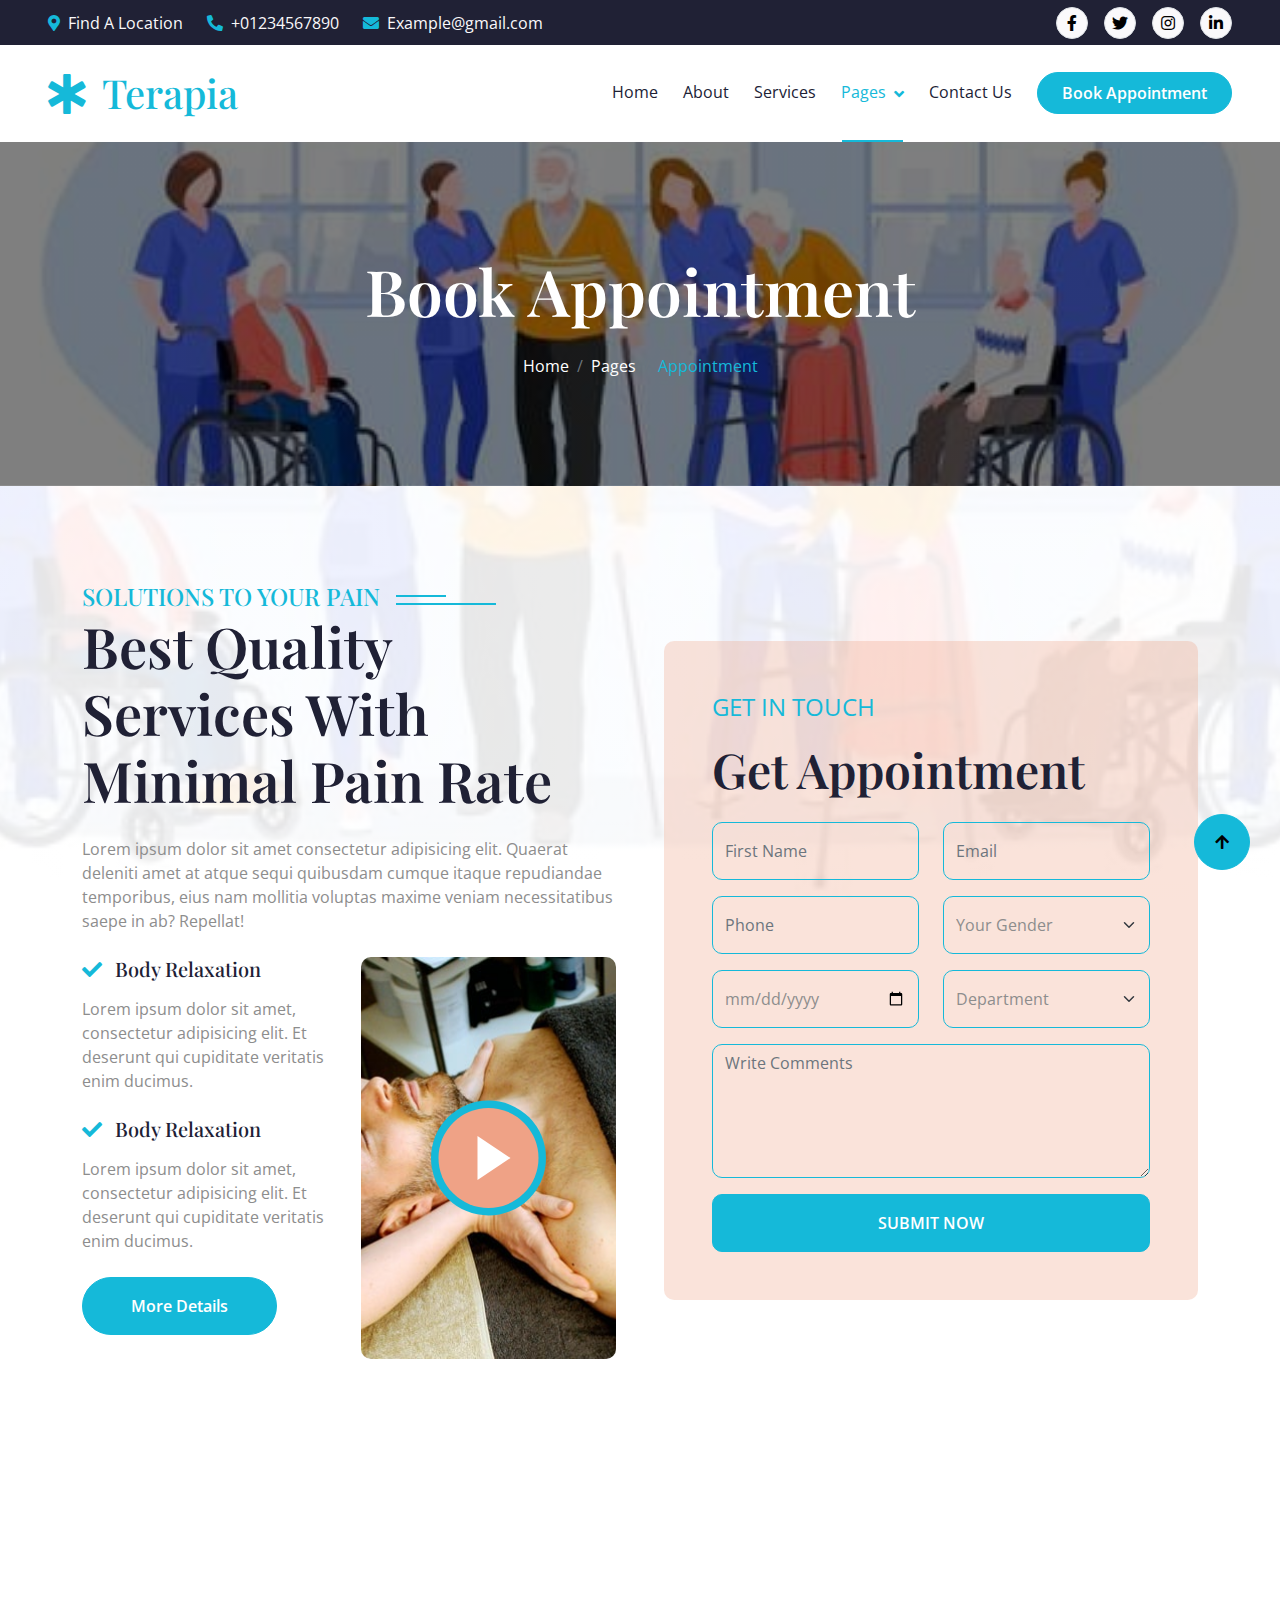
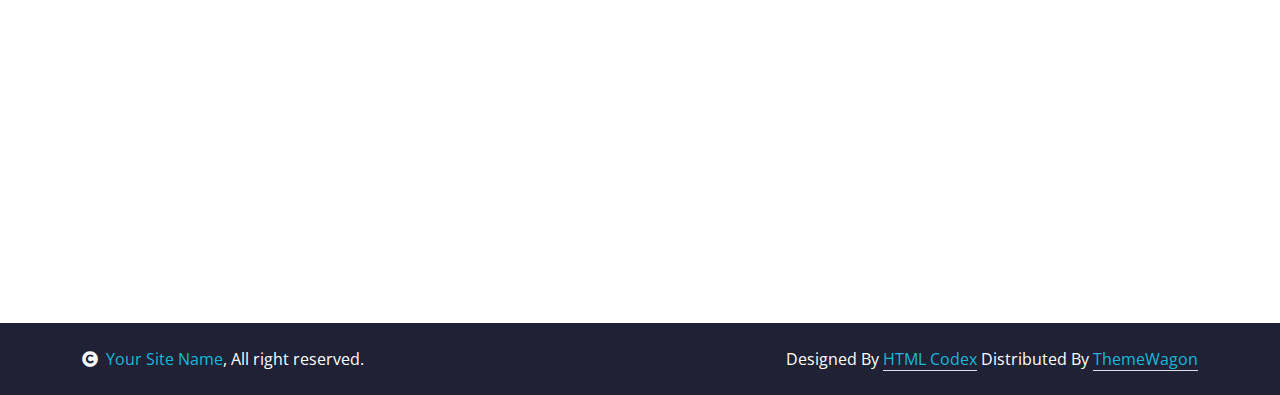
<file: Project/Assests/Templates/Main/appointment.html>
<!DOCTYPE html>
<html lang="en">

    <head>
        <meta charset="utf-8">
        <title>Terapia - Physical Therapy Website Template</title>
        <meta content="width=device-width, initial-scale=1.0" name="viewport">
        <meta content="" name="keywords">
        <meta content="" name="description">

        <!-- Google Web Fonts -->
        <link rel="preconnect" href="https://fonts.googleapis.com">
        <link rel="preconnect" href="https://fonts.gstatic.com" crossorigin>
        <link href="https://fonts.googleapis.com/css2?family=Open+Sans:wght@400;500;600&family=Playfair+Display:wght@400;500;600&display=swap" rel="stylesheet"> 

        <!-- Icon Font Stylesheet -->
        <link rel="stylesheet" href="https://use.fontawesome.com/releases/v5.15.4/css/all.css"/>
        <link href="https://cdn.jsdelivr.net/npm/bootstrap-icons@1.4.1/font/bootstrap-icons.css" rel="stylesheet">

        <!-- Libraries Stylesheet -->
        <link href="lib/animate/animate.min.css" rel="stylesheet">
        <link href="lib/owlcarousel/assets/owl.carousel.min.css" rel="stylesheet">


        <!-- Customized Bootstrap Stylesheet -->
        <link href="css/bootstrap.min.css" rel="stylesheet">

        <!-- Template Stylesheet -->
        <link href="css/style.css" rel="stylesheet">
    </head>

    <body>

        <!-- Spinner Start -->
        <div id="spinner" class="show bg-white position-fixed translate-middle w-100 vh-100 top-50 start-50 d-flex align-items-center justify-content-center">
            <div class="spinner-border text-primary" style="width: 3rem; height: 3rem;" role="status">
                <span class="sr-only">Loading...</span>
            </div>
        </div>
        <!-- Spinner End -->


        <!-- Topbar Start -->
        <div class="container-fluid bg-dark px-5 d-none d-lg-block">
            <div class="row gx-0 align-items-center" style="height: 45px;">
                <div class="col-lg-8 text-center text-lg-start mb-lg-0">
                    <div class="d-flex flex-wrap">
                        <a href="#" class="text-light me-4"><i class="fas fa-map-marker-alt text-primary me-2"></i>Find A Location</a>
                        <a href="#" class="text-light me-4"><i class="fas fa-phone-alt text-primary me-2"></i>+01234567890</a>
                        <a href="#" class="text-light me-0"><i class="fas fa-envelope text-primary me-2"></i>Example@gmail.com</a>
                    </div>
                </div>
                <div class="col-lg-4 text-center text-lg-end">
                    <div class="d-flex align-items-center justify-content-end">
                        <a href="#" class="btn btn-light btn-square border rounded-circle nav-fill me-3"><i class="fab fa-facebook-f"></i></a>
                        <a href="#" class="btn btn-light btn-square border rounded-circle nav-fill me-3"><i class="fab fa-twitter"></i></a>
                        <a href="#" class="btn btn-light btn-square border rounded-circle nav-fill me-3"><i class="fab fa-instagram"></i></a>
                        <a href="#" class="btn btn-light btn-square border rounded-circle nav-fill me-0"><i class="fab fa-linkedin-in"></i></a>
                    </div>
                </div>
            </div>
        </div>
        <!-- Topbar End -->


        <!-- Navbar & Hero Start -->
        <div class="container-fluid position-relative p-0">
            <nav class="navbar navbar-expand-lg navbar-light bg-white px-4 px-lg-5 py-3 py-lg-0">
                <a href="index.html" class="navbar-brand p-0">
                    <h1 class="text-primary m-0"><i class="fas fa-star-of-life me-3"></i>Terapia</h1>
                    <!-- <img src="img/logo.png" alt="Logo"> -->
                </a>
                <button class="navbar-toggler" type="button" data-bs-toggle="collapse" data-bs-target="#navbarCollapse">
                    <span class="fa fa-bars"></span>
                </button>
                <div class="collapse navbar-collapse" id="navbarCollapse">
                    <div class="navbar-nav ms-auto py-0">
                        <a href="index.html" class="nav-item nav-link">Home</a>
                        <a href="about.html" class="nav-item nav-link">About</a>
                        <a href="service.html" class="nav-item nav-link">Services</a>
                        <div class="nav-item dropdown">
                            <a href="#" class="nav-link dropdown-toggle active" data-bs-toggle="dropdown">Pages</a>
                            <div class="dropdown-menu m-0">
                                <a href="appointment.html" class="dropdown-item active">Appointment</a>
                                <a href="feature.html" class="dropdown-item">Features</a>
                                <a href="blog.html" class="dropdown-item">Our Blog</a>
                                <a href="team.html" class="dropdown-item">Our Team</a>
                                <a href="testimonial.html" class="dropdown-item">Testimonial</a>
                                <a href="404.html" class="dropdown-item">404 Page</a>
                            </div>
                        </div>
                        <a href="contact.html" class="nav-item nav-link">Contact Us</a>
                    </div>
                    <a href="#" class="btn btn-primary rounded-pill text-white py-2 px-4 flex-wrap flex-sm-shrink-0">Book Appointment</a>
                </div>
            </nav>
        </div>
        <!-- Navbar End -->


        <!-- Header Start -->
        <div class="container-fluid bg-breadcrumb">
            <div class="container text-center py-5" style="max-width: 900px;">
                <h3 class="text-white display-3 mb-4 wow fadeInDown" data-wow-delay="0.1s">Book Appointment</h1>
                <ol class="breadcrumb justify-content-center mb-0 wow fadeInDown" data-wow-delay="0.3s">
                    <li class="breadcrumb-item"><a href="index.html">Home</a></li>
                    <li class="breadcrumb-item"><a href="#">Pages</a></li>
                    <li class="breadcrumb-item active text-primary">Appointment</li>
                </ol>    
            </div>
        </div>
        <!-- Header End -->


        <!-- Book Appointment Start -->
        <div class="container-fluid appointment py-5">
            <div class="container py-5">
                <div class="row g-5 align-items-center">
                    <div class="col-lg-6 wow fadeInLeft" data-wow-delay="0.2">
                        <div class="section-title text-start">
                            <h4 class="sub-title pe-3 mb-0">Solutions To Your Pain</h4>
                            <h1 class="display-4 mb-4">Best Quality Services With Minimal Pain Rate</h1>
                            <p class="mb-4">Lorem ipsum dolor sit amet consectetur adipisicing elit. Quaerat deleniti amet at atque sequi quibusdam cumque itaque repudiandae temporibus, eius nam mollitia voluptas maxime veniam necessitatibus saepe in ab? Repellat!</p>
                            <div class="row g-4">
                                <div class="col-sm-6">
                                    <div class="d-flex flex-column h-100">
                                        <div class="mb-4">
                                            <h5 class="mb-3"><i class="fa fa-check text-primary me-2"></i> Body Relaxation</h5>
                                            <p class="mb-0">Lorem ipsum dolor sit amet, consectetur adipisicing elit. Et deserunt qui cupiditate veritatis enim ducimus.</p>
                                        </div>
                                        <div class="mb-4">
                                            <h5 class="mb-3"><i class="fa fa-check text-primary me-2"></i> Body Relaxation</h5>
                                            <p class="mb-0">Lorem ipsum dolor sit amet, consectetur adipisicing elit. Et deserunt qui cupiditate veritatis enim ducimus.</p>
                                        </div>
                                        <div class="text-start mb-4">
                                            <a href="#" class="btn btn-primary rounded-pill text-white py-3 px-5">More Details</a>
                                        </div>
                                    </div>
                                </div>
                                <div class="col-sm-6">
                                    <div class="video h-100">
                                        <img src="img/video-img.jpg" class="img-fluid rounded w-100 h-100" style="object-fit: cover;" alt="">
                                        <button type="button" class="btn btn-play" data-bs-toggle="modal" data-src="https://www.youtube.com/embed/DWRcNpR6Kdc" data-bs-target="#videoModal">
                                            <span></span>
                                        </button>
                                    </div>
                                </div>
                            </div>
                        </div>
                    </div>
                    <div class="col-lg-6 wow fadeInRight" data-wow-delay="0.4s">
                        <div class="appointment-form rounded p-5">
                            <p class="fs-4 text-uppercase text-primary">Get In Touch</p>
                            <h1 class="display-5 mb-4">Get Appointment</h1>
                            <form>
                                <div class="row gy-3 gx-4">
                                    <div class="col-xl-6">
                                        <input type="text" class="form-control py-3 border-primary bg-transparent text-white" placeholder="First Name">
                                    </div>
                                    <div class="col-xl-6">
                                        <input type="email" class="form-control py-3 border-primary bg-transparent text-white" placeholder="Email">
                                    </div>
                                    <div class="col-xl-6">
                                        <input type="phone" class="form-control py-3 border-primary bg-transparent" placeholder="Phone">
                                    </div>
                                    <div class="col-xl-6">
                                        <select class="form-select py-3 border-primary bg-transparent" aria-label="Default select example">
                                            <option selected>Your Gender</option>
                                            <option value="1">Male</option>
                                            <option value="2">FeMale</option>
                                            <option value="3">Others</option>
                                        </select>
                                    </div>
                                    <div class="col-xl-6">
                                        <input type="date" class="form-control py-3 border-primary bg-transparent">
                                    </div>
                                    <div class="col-xl-6">
                                        <select class="form-select py-3 border-primary bg-transparent" aria-label="Default select example">
                                            <option selected>Department</option>
                                            <option value="1">Physiotherapy</option>
                                            <option value="2">Physical Helth</option>
                                            <option value="2">Treatments</option>
                                        </select>
                                    </div>
                                    <div class="col-12">
                                        <textarea class="form-control border-primary bg-transparent text-white" name="text" id="area-text" cols="30" rows="5" placeholder="Write Comments"></textarea>
                                    </div>
                                    <div class="col-12">
                                        <button type="button" class="btn btn-primary text-white w-100 py-3 px-5">SUBMIT NOW</button>
                                    </div>
                                </div>
                            </form>
                        </div>
                    </div>
                </div>
            </div>
        </div>
        <!-- Modal Video -->
        <div class="modal fade" id="videoModal" tabindex="-1" aria-labelledby="exampleModalLabel" aria-hidden="true">
            <div class="modal-dialog">
                <div class="modal-content rounded-0">
                    <div class="modal-header">
                        <h5 class="modal-title" id="exampleModalLabel">Youtube Video</h5>
                        <button type="button" class="btn-close" data-bs-dismiss="modal" aria-label="Close"></button>
                    </div>
                    <div class="modal-body">
                        <!-- 16:9 aspect ratio -->
                        <div class="ratio ratio-16x9">
                            <iframe class="embed-responsive-item" src="" id="video" allowfullscreen allowscriptaccess="always"
                                allow="autoplay"></iframe>
                        </div>
                    </div>
                </div>
            </div>
        </div>
        <!-- Book Appointment End -->


        <!-- Footer Start -->
        <div class="container-fluid footer py-5 wow fadeIn" data-wow-delay="0.2s">
            <div class="container py-5">
                <div class="row g-5">
                    <div class="col-md-6 col-lg-6 col-xl-3">
                        <div class="footer-item d-flex flex-column">
                            <h4 class="text-white mb-4"><i class="fas fa-star-of-life me-3"></i>Terapia</h4>
                            <p>Lorem ipsum dolor sit amet consectetur adipisicing elit. Delectus dolorem impedit eos autem dolores laudantium quia, qui similique
                            </p>
                            <div class="d-flex align-items-center">
                                <i class="fas fa-share fa-2x text-white me-2"></i>
                                <a class="btn-square btn btn-primary text-white rounded-circle mx-1" href=""><i class="fab fa-facebook-f"></i></a>
                                <a class="btn-square btn btn-primary text-white rounded-circle mx-1" href=""><i class="fab fa-twitter"></i></a>
                                <a class="btn-square btn btn-primary text-white rounded-circle mx-1" href=""><i class="fab fa-instagram"></i></a>
                                <a class="btn-square btn btn-primary text-white rounded-circle mx-1" href=""><i class="fab fa-linkedin-in"></i></a>
                            </div>
                        </div>
                    </div>
                    <div class="col-md-6 col-lg-6 col-xl-3">
                        <div class="footer-item d-flex flex-column">
                            <h4 class="mb-4 text-white">Quick Links</h4>
                            <a href=""><i class="fas fa-angle-right me-2"></i> About Us</a>
                            <a href=""><i class="fas fa-angle-right me-2"></i> Contact Us</a>
                            <a href=""><i class="fas fa-angle-right me-2"></i> Privacy Policy</a>
                            <a href=""><i class="fas fa-angle-right me-2"></i> Terms & Conditions</a>
                            <a href=""><i class="fas fa-angle-right me-2"></i> Our Blog & News</a>
                            <a href=""><i class="fas fa-angle-right me-2"></i> Our Team</a>
                        </div>
                    </div>
                    <div class="col-md-6 col-lg-6 col-xl-3">
                        <div class="footer-item d-flex flex-column">
                            <h4 class="mb-4 text-white">Terapia Services</h4>
                            <a href=""><i class="fas fa-angle-right me-2"></i> All Services</a>
                            <a href=""><i class="fas fa-angle-right me-2"></i> Physiotherapy</a>
                            <a href=""><i class="fas fa-angle-right me-2"></i> Diagnostics</a>
                            <a href=""><i class="fas fa-angle-right me-2"></i> Manual Therapy</a>
                            <a href=""><i class="fas fa-angle-right me-2"></i> Massage Therapy</a>
                            <a href=""><i class="fas fa-angle-right me-2"></i> Rehabilitation</a>
                        </div>
                    </div>
                    <div class="col-md-6 col-lg-6 col-xl-3">
                        <div class="footer-item d-flex flex-column">
                            <h4 class="mb-4 text-white">Contact Info</h4>
                            <a href=""><i class="fa fa-map-marker-alt me-2"></i> 123 Street, New York, USA</a>
                            <a href=""><i class="fas fa-envelope me-2"></i> info@example.com</a>
                            <a href=""><i class="fas fa-envelope me-2"></i> info@example.com</a>
                            <a href=""><i class="fas fa-phone me-2"></i> +012 345 67890</a>
                            <a href="" class="mb-3"><i class="fas fa-print me-2"></i> +012 345 67890</a>
                        </div>
                    </div>
                </div>
            </div>
        </div>
        <!-- Footer End -->
        
        <!-- Copyright Start -->
        <div class="container-fluid copyright py-4">
            <div class="container">
                <div class="row g-4 align-items-center">
                    <div class="col-md-6 text-center text-md-start mb-md-0">
                        <span class="text-white"><a href="#"><i class="fas fa-copyright text-light me-2"></i>Your Site Name</a>, All right reserved.</span>
                    </div>
                    <div class="col-md-6 text-center text-md-end text-white">
                        <!--/*** This template is free as long as you keep the below author’s credit link/attribution link/backlink. ***/-->
                        <!--/*** If you'd like to use the template without the below author’s credit link/attribution link/backlink, ***/-->
                        <!--/*** you can purchase the Credit Removal License from "https://htmlcodex.com/credit-removal". ***/-->
                        Designed By <a class="border-bottom" href="https://htmlcodex.com">HTML Codex</a> Distributed By <a class="border-bottom" href="https://themewagon.com">ThemeWagon</a>
                    </div>
                </div>
            </div>
        </div>
        <!-- Copyright End -->

        <!-- Back to Top -->
        <a href="#" class="btn btn-primary btn-lg-square back-to-top"><i class="fa fa-arrow-up"></i></a>   

        
        <!-- JavaScript Libraries -->
        <script src="https://ajax.googleapis.com/ajax/libs/jquery/3.6.4/jquery.min.js"></script>
        <script src="https://cdn.jsdelivr.net/npm/bootstrap@5.0.0/dist/js/bootstrap.bundle.min.js"></script>
        <script src="lib/wow/wow.min.js"></script>
        <script src="lib/easing/easing.min.js"></script>
        <script src="lib/waypoints/waypoints.min.js"></script>
        <script src="lib/owlcarousel/owl.carousel.min.js"></script>
        

        <!-- Template Javascript -->
        <script src="js/main.js"></script>
        
    </body>

</html>
</file>
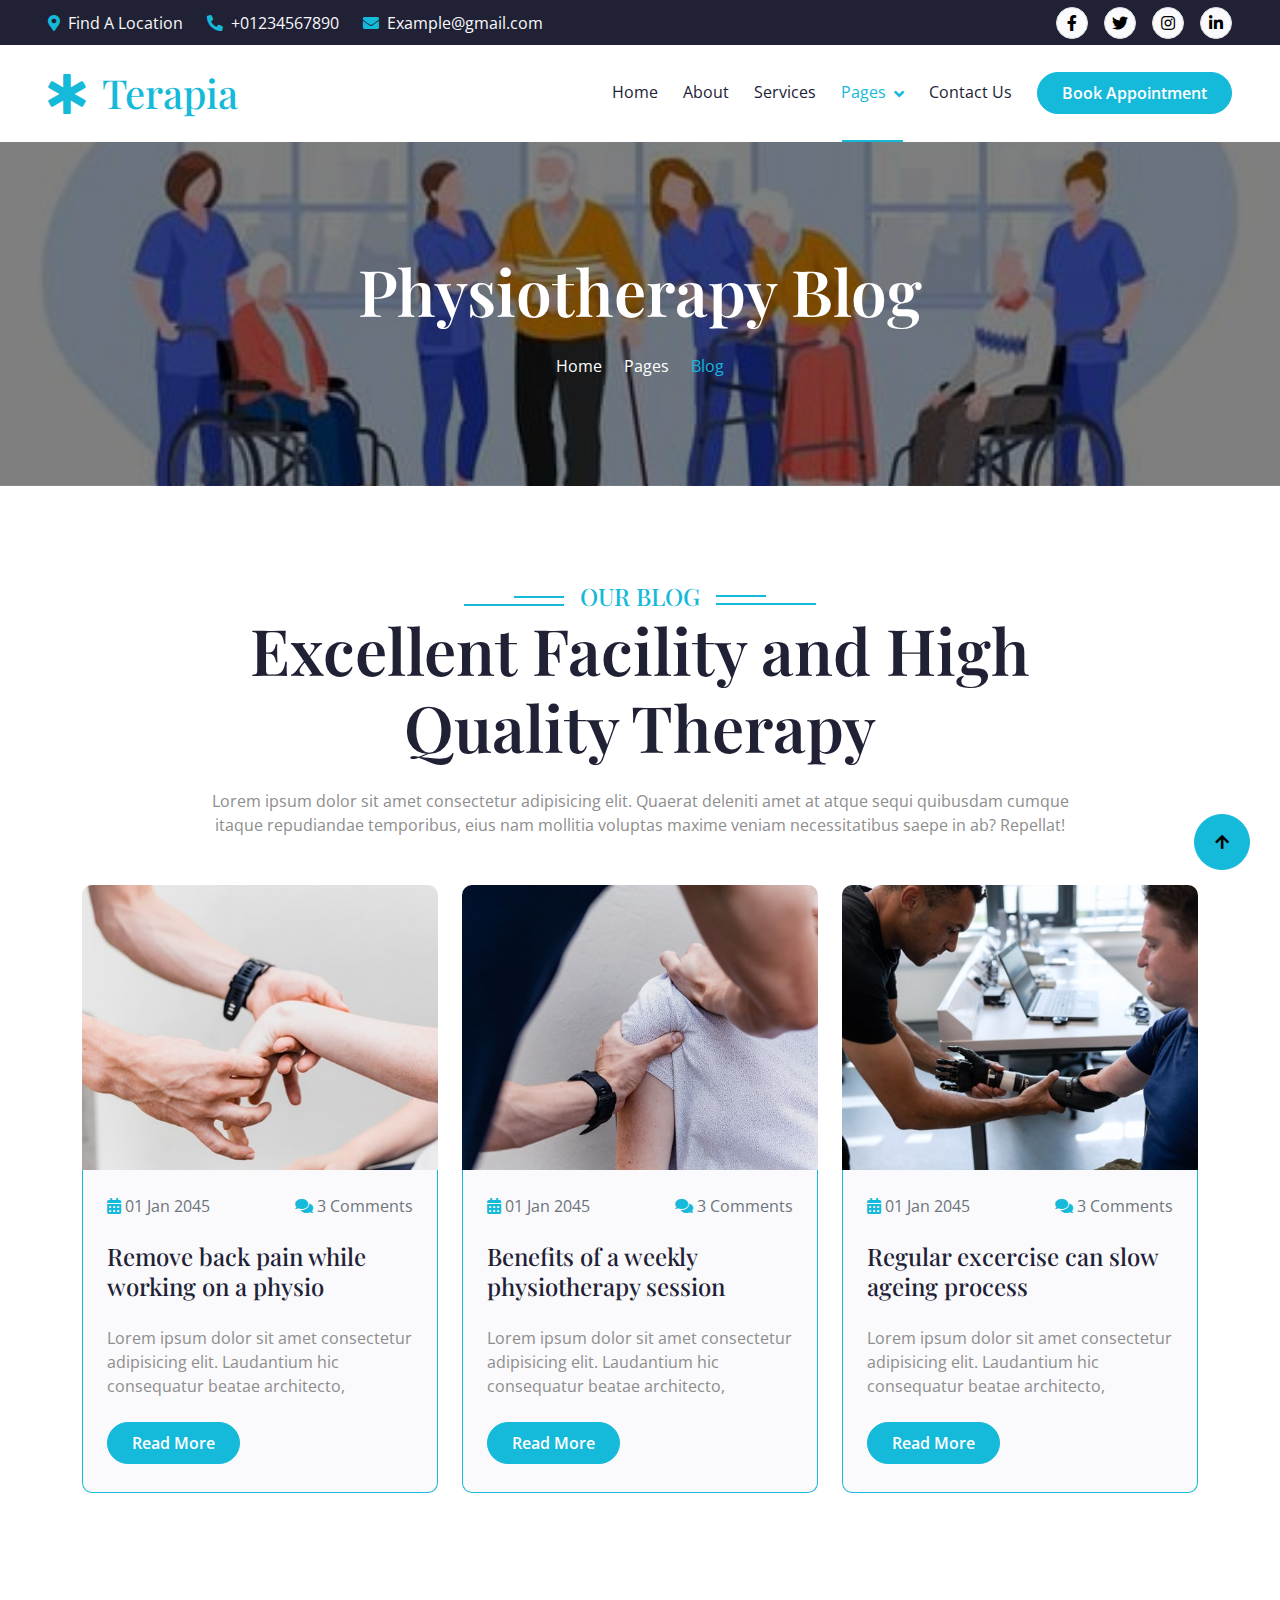
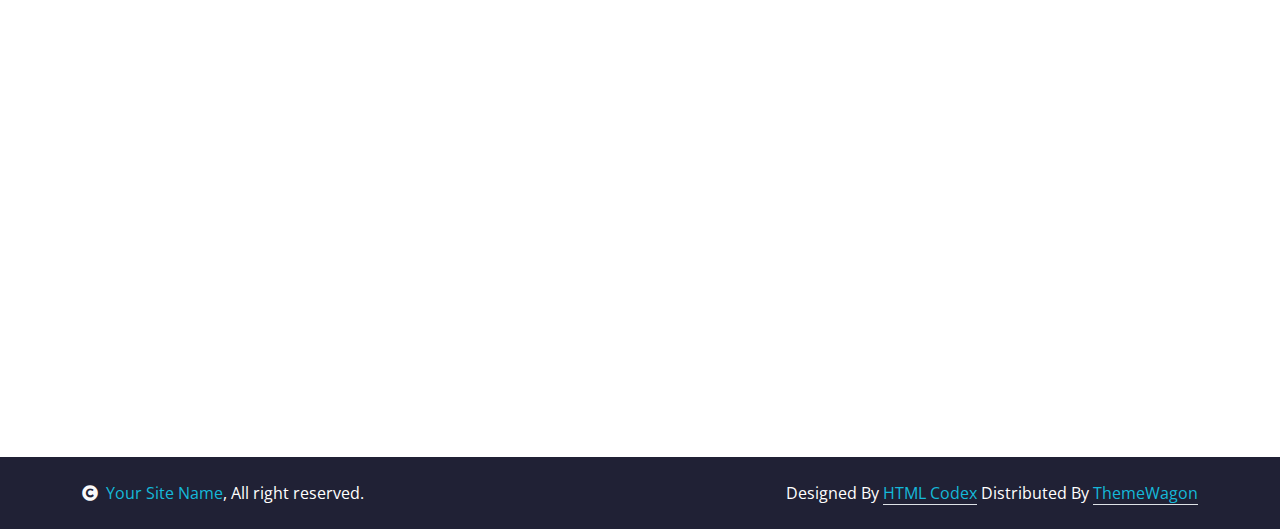
<file: Project/Assests/Templates/Main/blog.html>
<!DOCTYPE html>
<html lang="en">

    <head>
        <meta charset="utf-8">
        <title>Terapia - Physical Therapy Website Template</title>
        <meta content="width=device-width, initial-scale=1.0" name="viewport">
        <meta content="" name="keywords">
        <meta content="" name="description">

        <!-- Google Web Fonts -->
        <link rel="preconnect" href="https://fonts.googleapis.com">
        <link rel="preconnect" href="https://fonts.gstatic.com" crossorigin>
        <link href="https://fonts.googleapis.com/css2?family=Open+Sans:wght@400;500;600&family=Playfair+Display:wght@400;500;600&display=swap" rel="stylesheet"> 

        <!-- Icon Font Stylesheet -->
        <link rel="stylesheet" href="https://use.fontawesome.com/releases/v5.15.4/css/all.css"/>
        <link href="https://cdn.jsdelivr.net/npm/bootstrap-icons@1.4.1/font/bootstrap-icons.css" rel="stylesheet">

        <!-- Libraries Stylesheet -->
        <link href="lib/animate/animate.min.css" rel="stylesheet">
        <link href="lib/owlcarousel/assets/owl.carousel.min.css" rel="stylesheet">


        <!-- Customized Bootstrap Stylesheet -->
        <link href="css/bootstrap.min.css" rel="stylesheet">

        <!-- Template Stylesheet -->
        <link href="css/style.css" rel="stylesheet">
    </head>

    <body>

        <!-- Spinner Start -->
        <div id="spinner" class="show bg-white position-fixed translate-middle w-100 vh-100 top-50 start-50 d-flex align-items-center justify-content-center">
            <div class="spinner-border text-primary" style="width: 3rem; height: 3rem;" role="status">
                <span class="sr-only">Loading...</span>
            </div>
        </div>
        <!-- Spinner End -->


        <!-- Topbar Start -->
        <div class="container-fluid bg-dark px-5 d-none d-lg-block">
            <div class="row gx-0 align-items-center" style="height: 45px;">
                <div class="col-lg-8 text-center text-lg-start mb-lg-0">
                    <div class="d-flex flex-wrap">
                        <a href="#" class="text-light me-4"><i class="fas fa-map-marker-alt text-primary me-2"></i>Find A Location</a>
                        <a href="#" class="text-light me-4"><i class="fas fa-phone-alt text-primary me-2"></i>+01234567890</a>
                        <a href="#" class="text-light me-0"><i class="fas fa-envelope text-primary me-2"></i>Example@gmail.com</a>
                    </div>
                </div>
                <div class="col-lg-4 text-center text-lg-end">
                    <div class="d-flex align-items-center justify-content-end">
                        <a href="#" class="btn btn-light btn-square border rounded-circle nav-fill me-3"><i class="fab fa-facebook-f"></i></a>
                        <a href="#" class="btn btn-light btn-square border rounded-circle nav-fill me-3"><i class="fab fa-twitter"></i></a>
                        <a href="#" class="btn btn-light btn-square border rounded-circle nav-fill me-3"><i class="fab fa-instagram"></i></a>
                        <a href="#" class="btn btn-light btn-square border rounded-circle nav-fill me-0"><i class="fab fa-linkedin-in"></i></a>
                    </div>
                </div>
            </div>
        </div>
        <!-- Topbar End -->


        <!-- Navbar & Hero Start -->
        <div class="container-fluid position-relative p-0">
            <nav class="navbar navbar-expand-lg navbar-light bg-white px-4 px-lg-5 py-3 py-lg-0">
                <a href="index.html" class="navbar-brand p-0">
                    <h1 class="text-primary m-0"><i class="fas fa-star-of-life me-3"></i>Terapia</h1>
                    <!-- <img src="img/logo.png" alt="Logo"> -->
                </a>
                <button class="navbar-toggler" type="button" data-bs-toggle="collapse" data-bs-target="#navbarCollapse">
                    <span class="fa fa-bars"></span>
                </button>
                <div class="collapse navbar-collapse" id="navbarCollapse">
                    <div class="navbar-nav ms-auto py-0">
                        <a href="index.html" class="nav-item nav-link">Home</a>
                        <a href="about.html" class="nav-item nav-link">About</a>
                        <a href="service.html" class="nav-item nav-link">Services</a>
                        <div class="nav-item dropdown">
                            <a href="#" class="nav-link dropdown-toggle active" data-bs-toggle="dropdown">Pages</a>
                            <div class="dropdown-menu m-0">
                                <a href="appointment.html" class="dropdown-item">Appointment</a>
                                <a href="feature.html" class="dropdown-item">Features</a>
                                <a href="blog.html" class="dropdown-item active">Our Blog</a>
                                <a href="team.html" class="dropdown-item">Our Team</a>
                                <a href="testimonial.html" class="dropdown-item">Testimonial</a>
                                <a href="404.html" class="dropdown-item">404 Page</a>
                            </div>
                        </div>
                        <a href="contact.html" class="nav-item nav-link">Contact Us</a>
                    </div>
                    <a href="#" class="btn btn-primary rounded-pill text-white py-2 px-4 flex-wrap flex-sm-shrink-0">Book Appointment</a>
                </div>
            </nav>
        </div>
        <!-- Navbar End -->


        <!-- Header Start -->
        <div class="container-fluid bg-breadcrumb">
            <div class="container text-center py-5" style="max-width: 900px;">
                <h3 class="text-white display-3 mb-4 wow fadeInDown" data-wow-delay="0.1s">Physiotherapy Blog</h1>
                <ol class="breadcrumb justify-content-center mb-0 wow fadeInDown" data-wow-delay="0.3s">
                    <li class="breadcrumb-item"><a href="index.html">Home</a></li>
                    <li class="breadcrumb-item"><a href="#">Pages</a></li>
                    <li class="breadcrumb-item active text-primary">Blog</li>
                </ol>    
            </div>
        </div>
        <!-- Header End -->


        <!-- Blog Start -->
        <div class="container-fluid blog py-5">
            <div class="container py-5">
                <div class="section-title mb-5 wow fadeInUp" data-wow-delay="0.1s">
                    <div class="sub-style">
                        <h4 class="sub-title px-3 mb-0">Our Blog</h4>
                    </div>
                    <h1 class="display-3 mb-4">Excellent Facility and High Quality Therapy</h1>
                    <p class="mb-0">Lorem ipsum dolor sit amet consectetur adipisicing elit. Quaerat deleniti amet at atque sequi quibusdam cumque itaque repudiandae temporibus, eius nam mollitia voluptas maxime veniam necessitatibus saepe in ab? Repellat!</p>
                </div>
                <div class="row g-4 justify-content-center">
                    <div class="col-md-6 col-lg-6 col-xl-4 wow fadeInUp" data-wow-delay="0.1s">
                        <div class="blog-item rounded">
                            <div class="blog-img">
                                <img src="img/blog-1.jpg" class="img-fluid w-100" alt="Image">
                            </div>
                            <div class="blog-centent p-4">
                                <div class="d-flex justify-content-between mb-4">
                                    <p class="mb-0 text-muted"><i class="fa fa-calendar-alt text-primary"></i> 01 Jan 2045</p>
                                    <a href="#" class="text-muted"><span class="fa fa-comments text-primary"></span> 3 Comments</a>
                                </div>
                                <a href="#" class="h4">Remove back pain while working on a physio</a>
                                <p class="my-4">Lorem ipsum dolor sit amet consectetur adipisicing elit. Laudantium hic consequatur beatae architecto,</p>
                                <a href="#" class="btn btn-primary rounded-pill text-white py-2 px-4 mb-1">Read More</a>
                            </div>
                        </div>
                    </div>
                    <div class="col-md-6 col-lg-6 col-xl-4 wow fadeInUp" data-wow-delay="0.3s">
                        <div class="blog-item rounded">
                            <div class="blog-img">
                                <img src="img/blog-2.jpg" class="img-fluid w-100" alt="Image">
                            </div>
                            <div class="blog-centent p-4">
                                <div class="d-flex justify-content-between mb-4">
                                    <p class="mb-0 text-muted"><i class="fa fa-calendar-alt text-primary"></i> 01 Jan 2045</p>
                                    <a href="#" class="text-muted"><span class="fa fa-comments text-primary"></span> 3 Comments</a>
                                </div>
                                <a href="#" class="h4">Benefits of a weekly physiotherapy session</a>
                                <p class="my-4">Lorem ipsum dolor sit amet consectetur adipisicing elit. Laudantium hic consequatur beatae architecto,</p>
                                <a href="#" class="btn btn-primary rounded-pill text-white py-2 px-4 mb-1">Read More</a>
                            </div>
                        </div>
                    </div>
                    <div class="col-md-6 col-lg-6 col-xl-4 wow fadeInUp" data-wow-delay="0.5s">
                        <div class="blog-item rounded">
                            <div class="blog-img">
                                <img src="img/blog-3.jpg" class="img-fluid w-100" alt="Image">
                            </div>
                            <div class="blog-centent p-4">
                                <div class="d-flex justify-content-between mb-4">
                                    <p class="mb-0 text-muted"><i class="fa fa-calendar-alt text-primary"></i> 01 Jan 2045</p>
                                    <a href="#" class="text-muted"><span class="fa fa-comments text-primary"></span> 3 Comments</a>
                                </div>
                                <a href="#" class="h4">Regular excercise can slow ageing process</a>
                                <p class="my-4">Lorem ipsum dolor sit amet consectetur adipisicing elit. Laudantium hic consequatur beatae architecto,</p>
                                <a href="#" class="btn btn-primary rounded-pill text-white py-2 px-4 mb-1">Read More</a>
                            </div>
                        </div>
                    </div>
                </div>
            </div>
        </div>
        <!-- Blog End -->


        <!-- Footer Start -->
        <div class="container-fluid footer py-5 wow fadeIn" data-wow-delay="0.2s">
            <div class="container py-5">
                <div class="row g-5">
                    <div class="col-md-6 col-lg-6 col-xl-3">
                        <div class="footer-item d-flex flex-column">
                            <h4 class="text-white mb-4"><i class="fas fa-star-of-life me-3"></i>Terapia</h4>
                            <p>Lorem ipsum dolor sit amet consectetur adipisicing elit. Delectus dolorem impedit eos autem dolores laudantium quia, qui similique
                            </p>
                            <div class="d-flex align-items-center">
                                <i class="fas fa-share fa-2x text-white me-2"></i>
                                <a class="btn-square btn btn-primary text-white rounded-circle mx-1" href=""><i class="fab fa-facebook-f"></i></a>
                                <a class="btn-square btn btn-primary text-white rounded-circle mx-1" href=""><i class="fab fa-twitter"></i></a>
                                <a class="btn-square btn btn-primary text-white rounded-circle mx-1" href=""><i class="fab fa-instagram"></i></a>
                                <a class="btn-square btn btn-primary text-white rounded-circle mx-1" href=""><i class="fab fa-linkedin-in"></i></a>
                            </div>
                        </div>
                    </div>
                    <div class="col-md-6 col-lg-6 col-xl-3">
                        <div class="footer-item d-flex flex-column">
                            <h4 class="mb-4 text-white">Quick Links</h4>
                            <a href=""><i class="fas fa-angle-right me-2"></i> About Us</a>
                            <a href=""><i class="fas fa-angle-right me-2"></i> Contact Us</a>
                            <a href=""><i class="fas fa-angle-right me-2"></i> Privacy Policy</a>
                            <a href=""><i class="fas fa-angle-right me-2"></i> Terms & Conditions</a>
                            <a href=""><i class="fas fa-angle-right me-2"></i> Our Blog & News</a>
                            <a href=""><i class="fas fa-angle-right me-2"></i> Our Team</a>
                        </div>
                    </div>
                    <div class="col-md-6 col-lg-6 col-xl-3">
                        <div class="footer-item d-flex flex-column">
                            <h4 class="mb-4 text-white">Terapia Services</h4>
                            <a href=""><i class="fas fa-angle-right me-2"></i> All Services</a>
                            <a href=""><i class="fas fa-angle-right me-2"></i> Physiotherapy</a>
                            <a href=""><i class="fas fa-angle-right me-2"></i> Diagnostics</a>
                            <a href=""><i class="fas fa-angle-right me-2"></i> Manual Therapy</a>
                            <a href=""><i class="fas fa-angle-right me-2"></i> Massage Therapy</a>
                            <a href=""><i class="fas fa-angle-right me-2"></i> Rehabilitation</a>
                        </div>
                    </div>
                    <div class="col-md-6 col-lg-6 col-xl-3">
                        <div class="footer-item d-flex flex-column">
                            <h4 class="mb-4 text-white">Contact Info</h4>
                            <a href=""><i class="fa fa-map-marker-alt me-2"></i> 123 Street, New York, USA</a>
                            <a href=""><i class="fas fa-envelope me-2"></i> info@example.com</a>
                            <a href=""><i class="fas fa-envelope me-2"></i> info@example.com</a>
                            <a href=""><i class="fas fa-phone me-2"></i> +012 345 67890</a>
                            <a href="" class="mb-3"><i class="fas fa-print me-2"></i> +012 345 67890</a>
                        </div>
                    </div>
                </div>
            </div>
        </div>
        <!-- Footer End -->
        
        <!-- Copyright Start -->
        <div class="container-fluid copyright py-4">
            <div class="container">
                <div class="row g-4 align-items-center">
                    <div class="col-md-6 text-center text-md-start mb-md-0">
                        <span class="text-white"><a href="#"><i class="fas fa-copyright text-light me-2"></i>Your Site Name</a>, All right reserved.</span>
                    </div>
                    <div class="col-md-6 text-center text-md-end text-white">
                        <!--/*** This template is free as long as you keep the below author’s credit link/attribution link/backlink. ***/-->
                        <!--/*** If you'd like to use the template without the below author’s credit link/attribution link/backlink, ***/-->
                        <!--/*** you can purchase the Credit Removal License from "https://htmlcodex.com/credit-removal". ***/-->
                        Designed By <a class="border-bottom" href="https://htmlcodex.com">HTML Codex</a> Distributed By <a class="border-bottom" href="https://themewagon.com">ThemeWagon</a>
                    </div>
                </div>
            </div>
        </div>
        <!-- Copyright End -->

        <!-- Back to Top -->
        <a href="#" class="btn btn-primary btn-lg-square back-to-top"><i class="fa fa-arrow-up"></i></a>   

        
        <!-- JavaScript Libraries -->
        <script src="https://ajax.googleapis.com/ajax/libs/jquery/3.6.4/jquery.min.js"></script>
        <script src="https://cdn.jsdelivr.net/npm/bootstrap@5.0.0/dist/js/bootstrap.bundle.min.js"></script>
        <script src="lib/wow/wow.min.js"></script>
        <script src="lib/easing/easing.min.js"></script>
        <script src="lib/waypoints/waypoints.min.js"></script>
        <script src="lib/owlcarousel/owl.carousel.min.js"></script>
        

        <!-- Template Javascript -->
        <script src="js/main.js"></script>
        
    </body>

</html>
</file>
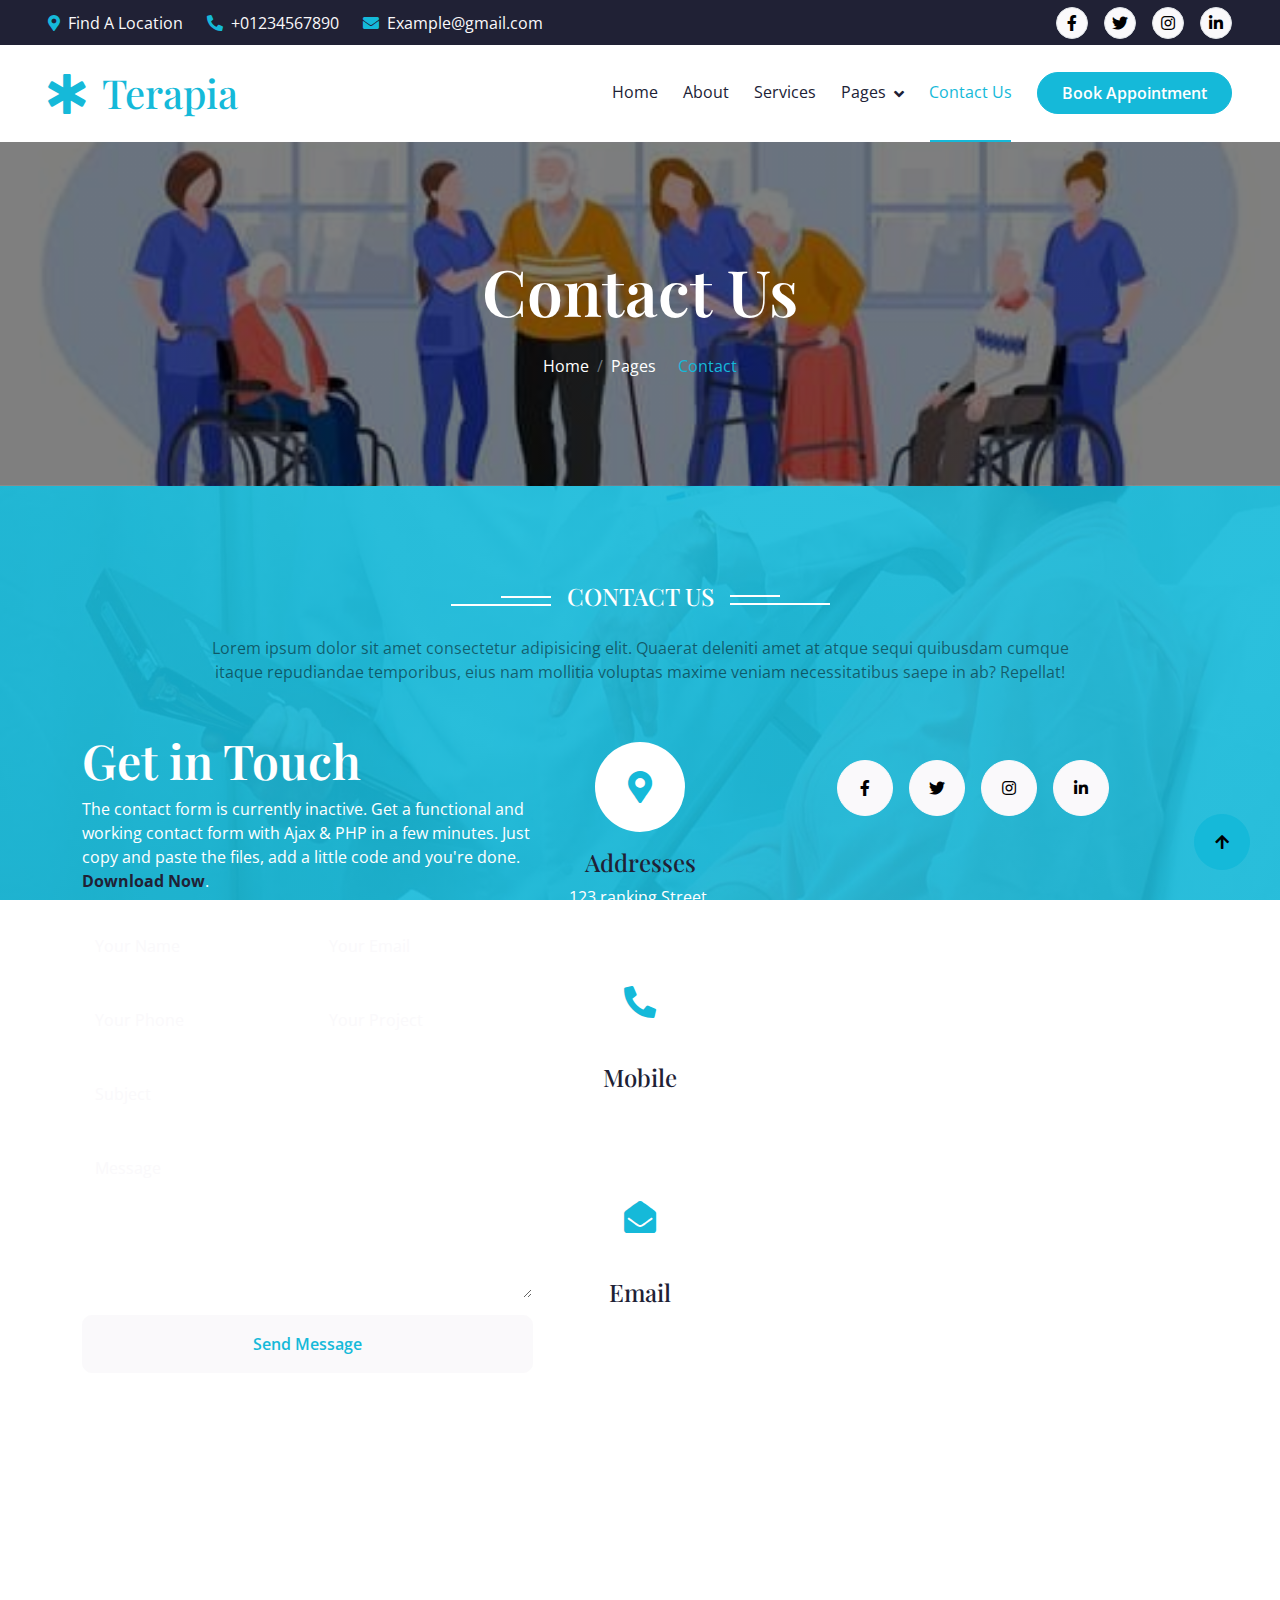
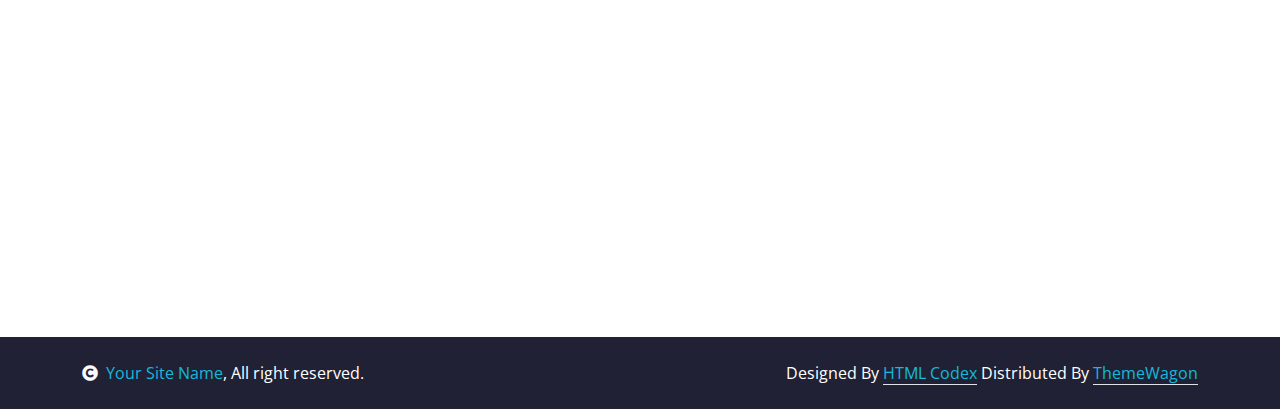
<file: Project/Assests/Templates/Main/contact.html>
<!DOCTYPE html>
<html lang="en">

    <head>
        <meta charset="utf-8">
        <title>Terapia - Physical Therapy Website Template</title>
        <meta content="width=device-width, initial-scale=1.0" name="viewport">
        <meta content="" name="keywords">
        <meta content="" name="description">

        <!-- Google Web Fonts -->
        <link rel="preconnect" href="https://fonts.googleapis.com">
        <link rel="preconnect" href="https://fonts.gstatic.com" crossorigin>
        <link href="https://fonts.googleapis.com/css2?family=Open+Sans:wght@400;500;600&family=Playfair+Display:wght@400;500;600&display=swap" rel="stylesheet"> 

        <!-- Icon Font Stylesheet -->
        <link rel="stylesheet" href="https://use.fontawesome.com/releases/v5.15.4/css/all.css"/>
        <link href="https://cdn.jsdelivr.net/npm/bootstrap-icons@1.4.1/font/bootstrap-icons.css" rel="stylesheet">

        <!-- Libraries Stylesheet -->
        <link href="lib/animate/animate.min.css" rel="stylesheet">
        <link href="lib/owlcarousel/assets/owl.carousel.min.css" rel="stylesheet">


        <!-- Customized Bootstrap Stylesheet -->
        <link href="css/bootstrap.min.css" rel="stylesheet">

        <!-- Template Stylesheet -->
        <link href="css/style.css" rel="stylesheet">
    </head>

    <body>

        <!-- Spinner Start -->
        <div id="spinner" class="show bg-white position-fixed translate-middle w-100 vh-100 top-50 start-50 d-flex align-items-center justify-content-center">
            <div class="spinner-border text-primary" style="width: 3rem; height: 3rem;" role="status">
                <span class="sr-only">Loading...</span>
            </div>
        </div>
        <!-- Spinner End -->


        <!-- Topbar Start -->
        <div class="container-fluid bg-dark px-5 d-none d-lg-block">
            <div class="row gx-0 align-items-center" style="height: 45px;">
                <div class="col-lg-8 text-center text-lg-start mb-lg-0">
                    <div class="d-flex flex-wrap">
                        <a href="#" class="text-light me-4"><i class="fas fa-map-marker-alt text-primary me-2"></i>Find A Location</a>
                        <a href="#" class="text-light me-4"><i class="fas fa-phone-alt text-primary me-2"></i>+01234567890</a>
                        <a href="#" class="text-light me-0"><i class="fas fa-envelope text-primary me-2"></i>Example@gmail.com</a>
                    </div>
                </div>
                <div class="col-lg-4 text-center text-lg-end">
                    <div class="d-flex align-items-center justify-content-end">
                        <a href="#" class="btn btn-light btn-square border rounded-circle nav-fill me-3"><i class="fab fa-facebook-f"></i></a>
                        <a href="#" class="btn btn-light btn-square border rounded-circle nav-fill me-3"><i class="fab fa-twitter"></i></a>
                        <a href="#" class="btn btn-light btn-square border rounded-circle nav-fill me-3"><i class="fab fa-instagram"></i></a>
                        <a href="#" class="btn btn-light btn-square border rounded-circle nav-fill me-0"><i class="fab fa-linkedin-in"></i></a>
                    </div>
                </div>
            </div>
        </div>
        <!-- Topbar End -->


        <!-- Navbar & Hero Start -->
        <div class="container-fluid position-relative p-0">
            <nav class="navbar navbar-expand-lg navbar-light bg-white px-4 px-lg-5 py-3 py-lg-0">
                <a href="index.html" class="navbar-brand p-0">
                    <h1 class="text-primary m-0"><i class="fas fa-star-of-life me-3"></i>Terapia</h1>
                    <!-- <img src="img/logo.png" alt="Logo"> -->
                </a>
                <button class="navbar-toggler" type="button" data-bs-toggle="collapse" data-bs-target="#navbarCollapse">
                    <span class="fa fa-bars"></span>
                </button>
                <div class="collapse navbar-collapse" id="navbarCollapse">
                    <div class="navbar-nav ms-auto py-0">
                        <a href="index.html" class="nav-item nav-link">Home</a>
                        <a href="about.html" class="nav-item nav-link">About</a>
                        <a href="service.html" class="nav-item nav-link">Services</a>
                        <div class="nav-item dropdown">
                            <a href="#" class="nav-link dropdown-toggle" data-bs-toggle="dropdown">Pages</a>
                            <div class="dropdown-menu m-0">
                                <a href="appointment.html" class="dropdown-item">Appointment</a>
                                <a href="feature.html" class="dropdown-item">Features</a>
                                <a href="blog.html" class="dropdown-item">Our Blog</a>
                                <a href="team.html" class="dropdown-item">Our Team</a>
                                <a href="testimonial.html" class="dropdown-item">Testimonial</a>
                                <a href="404.html" class="dropdown-item">404 Page</a>
                            </div>
                        </div>
                        <a href="contact.html" class="nav-item nav-link active">Contact Us</a>
                    </div>
                    <a href="#" class="btn btn-primary rounded-pill text-white py-2 px-4 flex-wrap flex-sm-shrink-0">Book Appointment</a>
                </div>
            </nav>
        </div>
        <!-- Navbar End -->


        <!-- Header Start -->
        <div class="container-fluid bg-breadcrumb">
            <div class="container text-center py-5" style="max-width: 900px;">
                <h3 class="text-white display-3 mb-4 wow fadeInDown" data-wow-delay="0.1s">Contact Us</h1>
                <ol class="breadcrumb justify-content-center mb-0 wow fadeInDown" data-wow-delay="0.3s">
                    <li class="breadcrumb-item"><a href="index.html">Home</a></li>
                    <li class="breadcrumb-item"><a href="#">Pages</a></li>
                    <li class="breadcrumb-item active text-primary">Contact</li>
                </ol>    
            </div>
        </div>
        <!-- Header End -->


        <!-- Contact Start -->
        <div class="container-fluid contact py-5">
            <div class="container py-5">
                <div class="section-title mb-5 wow fadeInUp" data-wow-delay="0.1s">
                    <div class="sub-style mb-4">
                        <h4 class="sub-title text-white px-3 mb-0">Contact Us</h4>
                    </div>
                    <p class="mb-0 text-black-50">Lorem ipsum dolor sit amet consectetur adipisicing elit. Quaerat deleniti amet at atque sequi quibusdam cumque itaque repudiandae temporibus, eius nam mollitia voluptas maxime veniam necessitatibus saepe in ab? Repellat!</p>
                </div>
                <div class="row g-4 align-items-center">
                    <div class="col-lg-5 col-xl-5 contact-form wow fadeInLeft" data-wow-delay="0.1s">
                        <h2 class="display-5 text-white mb-2">Get in Touch</h2>
                        <p class="mb-4 text-white">The contact form is currently inactive. Get a functional and working contact form with Ajax & PHP in a few minutes. Just copy and paste the files, add a little code and you're done. <a class="text-dark fw-bold" href="https://htmlcodex.com/contact-form">Download Now</a>.</p>
                        <form>
                            <div class="row g-3">
                                <div class="col-lg-12 col-xl-6">
                                    <div class="form-floating">
                                        <input type="text" class="form-control bg-transparent border border-white" id="name" placeholder="Your Name">
                                        <label for="name">Your Name</label>
                                    </div>
                                </div>
                                <div class="col-lg-12 col-xl-6">
                                    <div class="form-floating">
                                        <input type="email" class="form-control bg-transparent border border-white" id="email" placeholder="Your Email">
                                        <label for="email">Your Email</label>
                                    </div>
                                </div>
                                <div class="col-lg-12 col-xl-6">
                                    <div class="form-floating">
                                        <input type="phone" class="form-control bg-transparent border border-white" id="phone" placeholder="Phone">
                                        <label for="phone">Your Phone</label>
                                    </div>
                                </div>
                                <div class="col-lg-12 col-xl-6">
                                    <div class="form-floating">
                                        <input type="text" class="form-control bg-transparent border border-white" id="project" placeholder="Project">
                                        <label for="project">Your Project</label>
                                    </div>
                                </div>
                                <div class="col-12">
                                    <div class="form-floating">
                                        <input type="text" class="form-control bg-transparent border border-white" id="subject" placeholder="Subject">
                                        <label for="subject">Subject</label>
                                    </div>
                                </div>
                                <div class="col-12">
                                    <div class="form-floating">
                                        <textarea class="form-control bg-transparent border border-white" placeholder="Leave a message here" id="message" style="height: 160px"></textarea>
                                        <label for="message">Message</label>
                                    </div>
                                </div>
                                <div class="col-12">
                                    <button class="btn btn-light text-primary w-100 py-3">Send Message</button>
                                </div>
                            </div>
                        </form>
                    </div>
                    <div class="col-lg-2 col-xl-2 wow fadeInUp" data-wow-delay="0.5s">
                        <div class="bg-transparent rounded">
                            <div class="d-flex flex-column align-items-center text-center mb-4">
                                <div class="bg-white d-flex align-items-center justify-content-center mb-3" style="width: 90px; height: 90px; border-radius: 50px;"><i class="fa fa-map-marker-alt fa-2x text-primary"></i></div>
                                <h4 class="text-dark">Addresses</h4>
                                <p class="mb-0 text-white">123 ranking Street, New York, USA</p>
                            </div>
                            <div class="d-flex flex-column align-items-center text-center mb-4">
                                <div class="bg-white d-flex align-items-center justify-content-center mb-3" style="width: 90px; height: 90px; border-radius: 50px;"><i class="fa fa-phone-alt fa-2x text-primary"></i></div>
                                <h4 class="text-dark">Mobile</h4>
                                <p class="mb-0 text-white">+012 345 67890</p>
                                <p class="mb-0 text-white">+012 345 67890</p>
                            </div>
                           
                            <div class="d-flex flex-column align-items-center text-center">
                                <div class="bg-white d-flex align-items-center justify-content-center mb-3" style="width: 90px; height: 90px; border-radius: 50px;"><i class="fa fa-envelope-open fa-2x text-primary"></i></div>
                                <h4 class="text-dark">Email</h4>
                                <p class="mb-0 text-white">info@example.com</p>
                                <p class="mb-0 text-white">info@example.com</p>
                            </div>
                        </div>
                    </div>
                    <div class="col-lg-5 col-xl-5 wow fadeInRight" data-wow-delay="0.3s">
                        <div class="d-flex justify-content-center mb-4">
                            <a class="btn btn-lg-square btn-light rounded-circle mx-2" href=""><i class="fab fa-facebook-f"></i></a>
                            <a class="btn btn-lg-square btn-light rounded-circle mx-2" href=""><i class="fab fa-twitter"></i></a>
                            <a class="btn btn-lg-square btn-light rounded-circle mx-2" href=""><i class="fab fa-instagram"></i></a>
                            <a class="btn btn-lg-square btn-light rounded-circle mx-2" href=""><i class="fab fa-linkedin-in"></i></a>
                        </div>
                        <div class="rounded h-100">
                            <iframe class="rounded w-100" 
                            style="height: 500px;" src="https://www.google.com/maps/embed?pb=!1m18!1m12!1m3!1d387191.33750346623!2d-73.97968099999999!3d40.6974881!2m3!1f0!2f0!3f0!3m2!1i1024!2i768!4f13.1!3m3!1m2!1s0x89c24fa5d33f083b%3A0xc80b8f06e177fe62!2sNew%20York%2C%20NY%2C%20USA!5e0!3m2!1sen!2sbd!4v1694259649153!5m2!1sen!2sbd" 
                            loading="lazy" referrerpolicy="no-referrer-when-downgrade"></iframe>
                        </div>
                    </div>
                </div>
            </div>
        </div>
        <!-- Contact End -->


        <!-- Footer Start -->
        <div class="container-fluid footer py-5 wow fadeIn" data-wow-delay="0.2s">
            <div class="container py-5">
                <div class="row g-5">
                    <div class="col-md-6 col-lg-6 col-xl-3">
                        <div class="footer-item d-flex flex-column">
                            <h4 class="text-white mb-4"><i class="fas fa-star-of-life me-3"></i>Terapia</h4>
                            <p>Lorem ipsum dolor sit amet consectetur adipisicing elit. Delectus dolorem impedit eos autem dolores laudantium quia, qui similique
                            </p>
                            <div class="d-flex align-items-center">
                                <i class="fas fa-share fa-2x text-white me-2"></i>
                                <a class="btn-square btn btn-primary text-white rounded-circle mx-1" href=""><i class="fab fa-facebook-f"></i></a>
                                <a class="btn-square btn btn-primary text-white rounded-circle mx-1" href=""><i class="fab fa-twitter"></i></a>
                                <a class="btn-square btn btn-primary text-white rounded-circle mx-1" href=""><i class="fab fa-instagram"></i></a>
                                <a class="btn-square btn btn-primary text-white rounded-circle mx-1" href=""><i class="fab fa-linkedin-in"></i></a>
                            </div>
                        </div>
                    </div>
                    <div class="col-md-6 col-lg-6 col-xl-3">
                        <div class="footer-item d-flex flex-column">
                            <h4 class="mb-4 text-white">Quick Links</h4>
                            <a href=""><i class="fas fa-angle-right me-2"></i> About Us</a>
                            <a href=""><i class="fas fa-angle-right me-2"></i> Contact Us</a>
                            <a href=""><i class="fas fa-angle-right me-2"></i> Privacy Policy</a>
                            <a href=""><i class="fas fa-angle-right me-2"></i> Terms & Conditions</a>
                            <a href=""><i class="fas fa-angle-right me-2"></i> Our Blog & News</a>
                            <a href=""><i class="fas fa-angle-right me-2"></i> Our Team</a>
                        </div>
                    </div>
                    <div class="col-md-6 col-lg-6 col-xl-3">
                        <div class="footer-item d-flex flex-column">
                            <h4 class="mb-4 text-white">Terapia Services</h4>
                            <a href=""><i class="fas fa-angle-right me-2"></i> All Services</a>
                            <a href=""><i class="fas fa-angle-right me-2"></i> Physiotherapy</a>
                            <a href=""><i class="fas fa-angle-right me-2"></i> Diagnostics</a>
                            <a href=""><i class="fas fa-angle-right me-2"></i> Manual Therapy</a>
                            <a href=""><i class="fas fa-angle-right me-2"></i> Massage Therapy</a>
                            <a href=""><i class="fas fa-angle-right me-2"></i> Rehabilitation</a>
                        </div>
                    </div>
                    <div class="col-md-6 col-lg-6 col-xl-3">
                        <div class="footer-item d-flex flex-column">
                            <h4 class="mb-4 text-white">Contact Info</h4>
                            <a href=""><i class="fa fa-map-marker-alt me-2"></i> 123 Street, New York, USA</a>
                            <a href=""><i class="fas fa-envelope me-2"></i> info@example.com</a>
                            <a href=""><i class="fas fa-envelope me-2"></i> info@example.com</a>
                            <a href=""><i class="fas fa-phone me-2"></i> +012 345 67890</a>
                            <a href="" class="mb-3"><i class="fas fa-print me-2"></i> +012 345 67890</a>
                        </div>
                    </div>
                </div>
            </div>
        </div>
        <!-- Footer End -->
        
        <!-- Copyright Start -->
        <div class="container-fluid copyright py-4">
            <div class="container">
                <div class="row g-4 align-items-center">
                    <div class="col-md-6 text-center text-md-start mb-md-0">
                        <span class="text-white"><a href="#"><i class="fas fa-copyright text-light me-2"></i>Your Site Name</a>, All right reserved.</span>
                    </div>
                    <div class="col-md-6 text-center text-md-end text-white">
                        <!--/*** This template is free as long as you keep the below author’s credit link/attribution link/backlink. ***/-->
                        <!--/*** If you'd like to use the template without the below author’s credit link/attribution link/backlink, ***/-->
                        <!--/*** you can purchase the Credit Removal License from "https://htmlcodex.com/credit-removal". ***/-->
                        Designed By <a class="border-bottom" href="https://htmlcodex.com">HTML Codex</a> Distributed By <a class="border-bottom" href="https://themewagon.com">ThemeWagon</a>
                    </div>
                </div>
            </div>
        </div>
        <!-- Copyright End -->

        <!-- Back to Top -->
        <a href="#" class="btn btn-primary btn-lg-square back-to-top"><i class="fa fa-arrow-up"></i></a>   

        
        <!-- JavaScript Libraries -->
        <script src="https://ajax.googleapis.com/ajax/libs/jquery/3.6.4/jquery.min.js"></script>
        <script src="https://cdn.jsdelivr.net/npm/bootstrap@5.0.0/dist/js/bootstrap.bundle.min.js"></script>
        <script src="lib/wow/wow.min.js"></script>
        <script src="lib/easing/easing.min.js"></script>
        <script src="lib/waypoints/waypoints.min.js"></script>
        <script src="lib/owlcarousel/owl.carousel.min.js"></script>
        

        <!-- Template Javascript -->
        <script src="js/main.js"></script>
        
    </body>

</html>
</file>
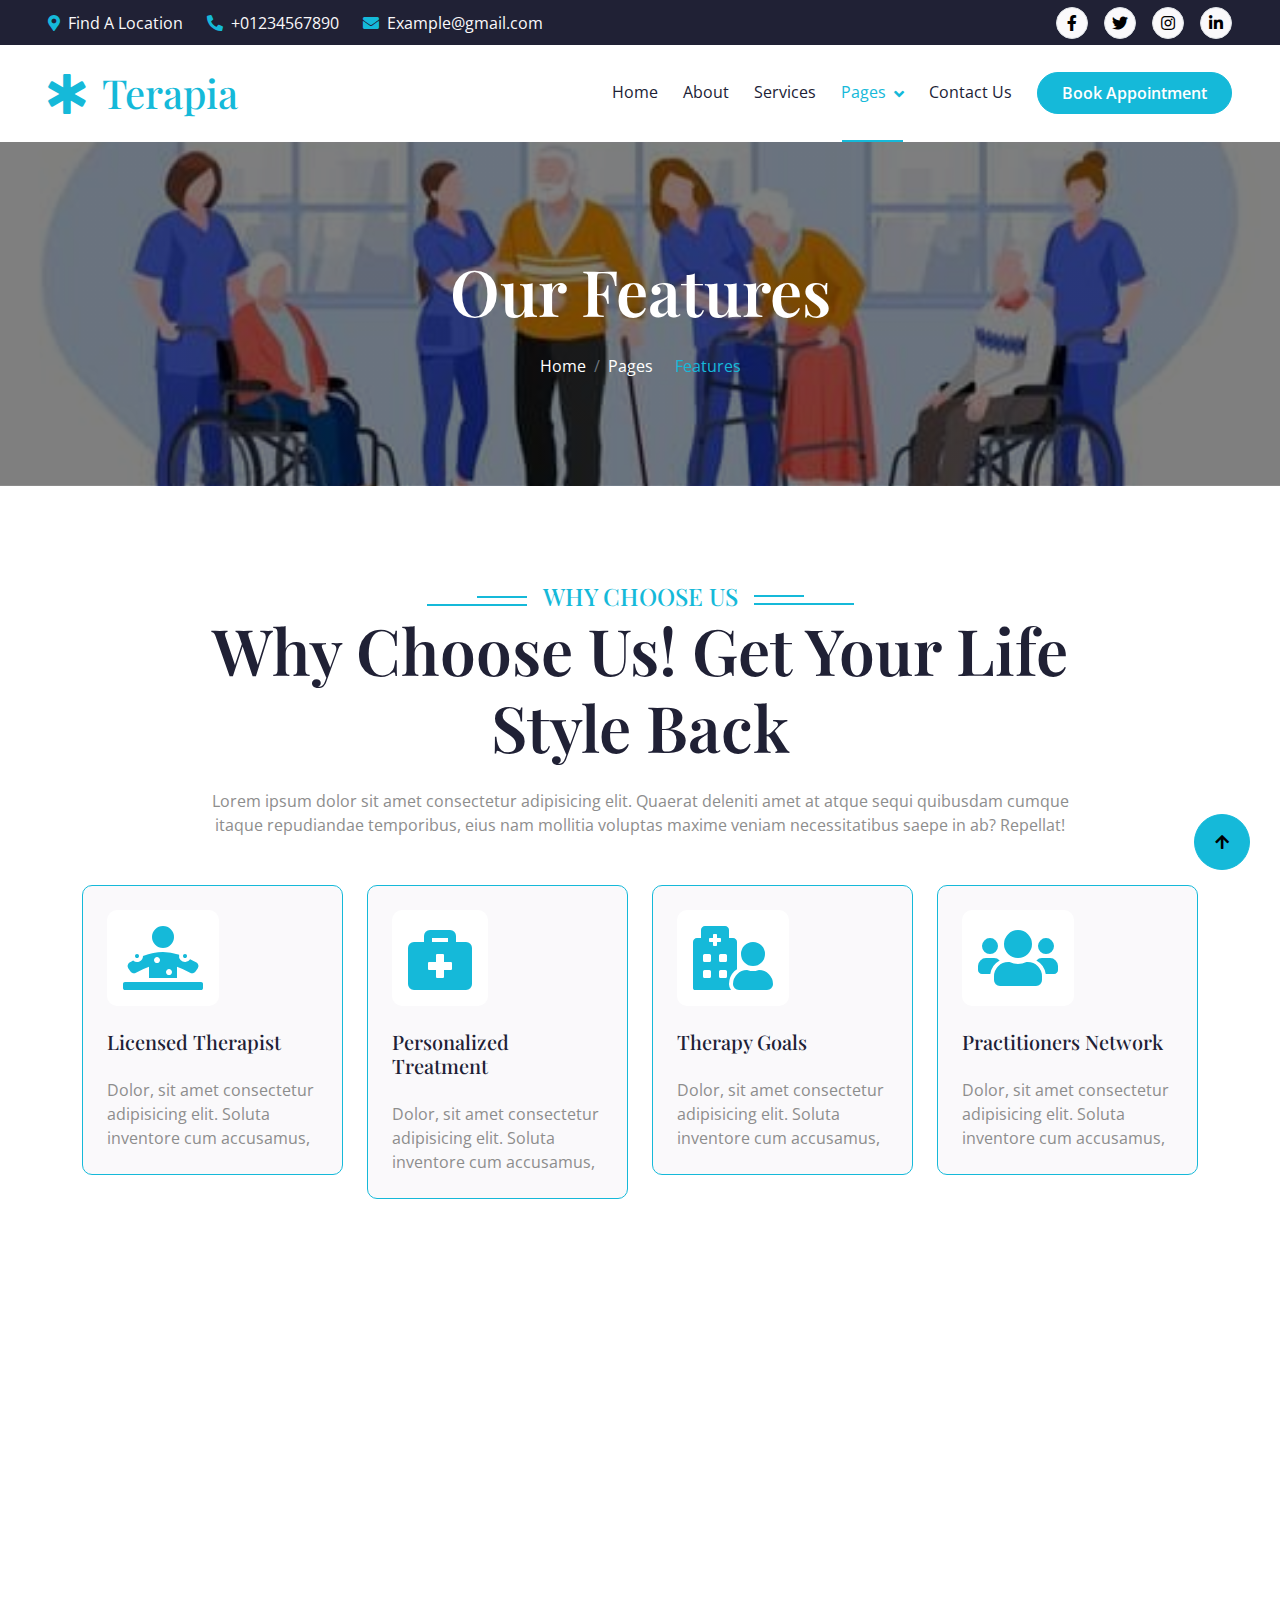
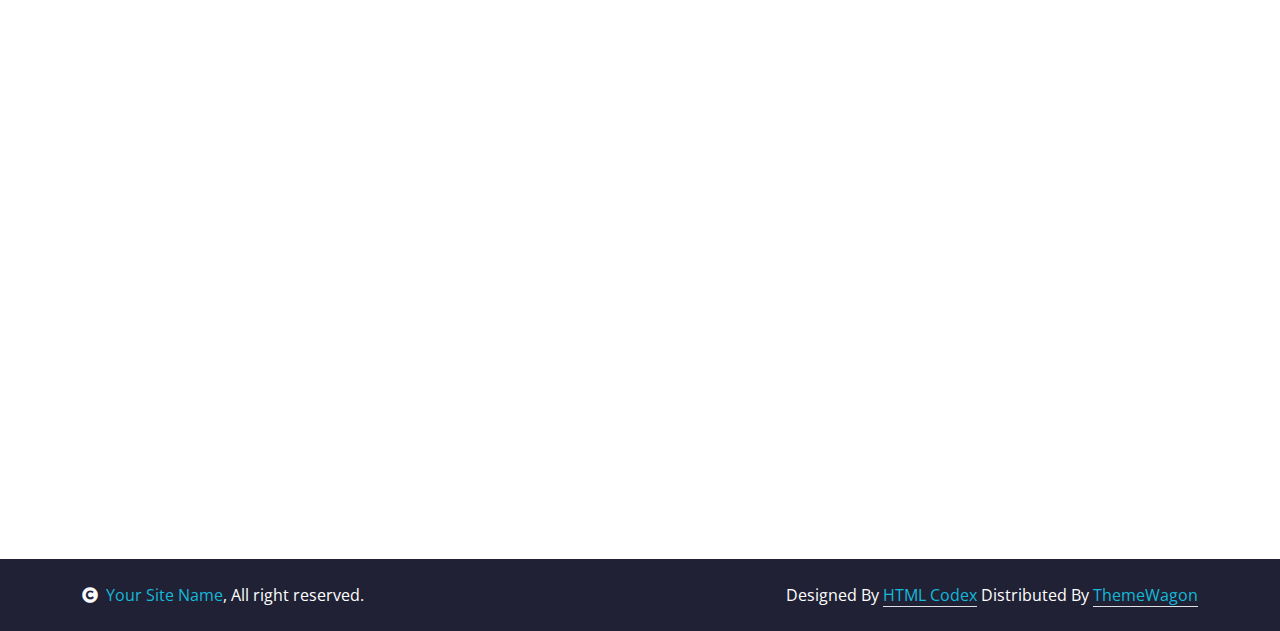
<file: Project/Assests/Templates/Main/feature.html>
<!DOCTYPE html>
<html lang="en">

    <head>
        <meta charset="utf-8">
        <title>Terapia - Physical Therapy Website Template</title>
        <meta content="width=device-width, initial-scale=1.0" name="viewport">
        <meta content="" name="keywords">
        <meta content="" name="description">

        <!-- Google Web Fonts -->
        <link rel="preconnect" href="https://fonts.googleapis.com">
        <link rel="preconnect" href="https://fonts.gstatic.com" crossorigin>
        <link href="https://fonts.googleapis.com/css2?family=Open+Sans:wght@400;500;600&family=Playfair+Display:wght@400;500;600&display=swap" rel="stylesheet"> 

        <!-- Icon Font Stylesheet -->
        <link rel="stylesheet" href="https://use.fontawesome.com/releases/v5.15.4/css/all.css"/>
        <link href="https://cdn.jsdelivr.net/npm/bootstrap-icons@1.4.1/font/bootstrap-icons.css" rel="stylesheet">

        <!-- Libraries Stylesheet -->
        <link href="lib/animate/animate.min.css" rel="stylesheet">
        <link href="lib/owlcarousel/assets/owl.carousel.min.css" rel="stylesheet">


        <!-- Customized Bootstrap Stylesheet -->
        <link href="css/bootstrap.min.css" rel="stylesheet">

        <!-- Template Stylesheet -->
        <link href="css/style.css" rel="stylesheet">
    </head>

    <body>

        <!-- Spinner Start -->
        <div id="spinner" class="show bg-white position-fixed translate-middle w-100 vh-100 top-50 start-50 d-flex align-items-center justify-content-center">
            <div class="spinner-border text-primary" style="width: 3rem; height: 3rem;" role="status">
                <span class="sr-only">Loading...</span>
            </div>
        </div>
        <!-- Spinner End -->


        <!-- Topbar Start -->
        <div class="container-fluid bg-dark px-5 d-none d-lg-block">
            <div class="row gx-0 align-items-center" style="height: 45px;">
                <div class="col-lg-8 text-center text-lg-start mb-lg-0">
                    <div class="d-flex flex-wrap">
                        <a href="#" class="text-light me-4"><i class="fas fa-map-marker-alt text-primary me-2"></i>Find A Location</a>
                        <a href="#" class="text-light me-4"><i class="fas fa-phone-alt text-primary me-2"></i>+01234567890</a>
                        <a href="#" class="text-light me-0"><i class="fas fa-envelope text-primary me-2"></i>Example@gmail.com</a>
                    </div>
                </div>
                <div class="col-lg-4 text-center text-lg-end">
                    <div class="d-flex align-items-center justify-content-end">
                        <a href="#" class="btn btn-light btn-square border rounded-circle nav-fill me-3"><i class="fab fa-facebook-f"></i></a>
                        <a href="#" class="btn btn-light btn-square border rounded-circle nav-fill me-3"><i class="fab fa-twitter"></i></a>
                        <a href="#" class="btn btn-light btn-square border rounded-circle nav-fill me-3"><i class="fab fa-instagram"></i></a>
                        <a href="#" class="btn btn-light btn-square border rounded-circle nav-fill me-0"><i class="fab fa-linkedin-in"></i></a>
                    </div>
                </div>
            </div>
        </div>
        <!-- Topbar End -->


        <!-- Navbar & Hero Start -->
        <div class="container-fluid position-relative p-0">
            <nav class="navbar navbar-expand-lg navbar-light bg-white px-4 px-lg-5 py-3 py-lg-0">
                <a href="index.html" class="navbar-brand p-0">
                    <h1 class="text-primary m-0"><i class="fas fa-star-of-life me-3"></i>Terapia</h1>
                    <!-- <img src="img/logo.png" alt="Logo"> -->
                </a>
                <button class="navbar-toggler" type="button" data-bs-toggle="collapse" data-bs-target="#navbarCollapse">
                    <span class="fa fa-bars"></span>
                </button>
                <div class="collapse navbar-collapse" id="navbarCollapse">
                    <div class="navbar-nav ms-auto py-0">
                        <a href="index.html" class="nav-item nav-link">Home</a>
                        <a href="about.html" class="nav-item nav-link">About</a>
                        <a href="service.html" class="nav-item nav-link">Services</a>
                        <div class="nav-item dropdown">
                            <a href="#" class="nav-link dropdown-toggle active" data-bs-toggle="dropdown">Pages</a>
                            <div class="dropdown-menu m-0">
                                <a href="appointment.html" class="dropdown-item">Appointment</a>
                                <a href="feature.html" class="dropdown-item active">Features</a>
                                <a href="blog.html" class="dropdown-item">Our Blog</a>
                                <a href="team.html" class="dropdown-item">Our Team</a>
                                <a href="testimonial.html" class="dropdown-item">Testimonial</a>
                                <a href="404.html" class="dropdown-item">404 Page</a>
                            </div>
                        </div>
                        <a href="contact.html" class="nav-item nav-link">Contact Us</a>
                    </div>
                    <a href="#" class="btn btn-primary rounded-pill text-white py-2 px-4 flex-wrap flex-sm-shrink-0">Book Appointment</a>
                </div>
            </nav>
        </div>
        <!-- Navbar End -->


        <!-- Header Start -->
        <div class="container-fluid bg-breadcrumb">
            <div class="container text-center py-5" style="max-width: 900px;">
                <h3 class="text-white display-3 mb-4 wow fadeInDown" data-wow-delay="0.1s">Our Features</h1>
                <ol class="breadcrumb justify-content-center mb-0 wow fadeInDown" data-wow-delay="0.3s">
                    <li class="breadcrumb-item"><a href="index.html">Home</a></li>
                    <li class="breadcrumb-item"><a href="#">Pages</a></li>
                    <li class="breadcrumb-item active text-primary">Features</li>
                </ol>    
            </div>
        </div>
        <!-- Header End -->


        <!-- Feature Start -->
        <div class="container-fluid feature py-5">
            <div class="container py-5">
                <div class="section-title mb-5 wow fadeInUp" data-wow-delay="0.1s">
                    <div class="sub-style">
                        <h4 class="sub-title px-3 mb-0">Why Choose Us</h4>
                    </div>
                    <h1 class="display-3 mb-4">Why Choose Us! Get Your Life Style Back</h1>
                    <p class="mb-0">Lorem ipsum dolor sit amet consectetur adipisicing elit. Quaerat deleniti amet at atque sequi quibusdam cumque itaque repudiandae temporibus, eius nam mollitia voluptas maxime veniam necessitatibus saepe in ab? Repellat!</p>
                </div>
                <div class="row g-4 justify-content-center">
                    <div class="col-md-6 col-lg-4 col-xl-3 wow fadeInUp" data-wow-delay="0.1s">
                        <div class="row-cols-1 feature-item p-4">
                            <div class="col-12">
                                <div class="feature-icon mb-4">
                                    <div class="p-3 d-inline-flex bg-white rounded">
                                        <i class="fas fa-diagnoses fa-4x text-primary"></i>
                                    </div>
                                </div>
                                <div class="feature-content d-flex flex-column">
                                    <h5 class="mb-4">Licensed Therapist</h5>
                                    <p class="mb-0">Dolor, sit amet consectetur adipisicing elit. Soluta inventore cum accusamus,</p>
                                </div>
                            </div>
                        </div>
                    </div>
                    <div class="col-md-6 col-lg-4 col-xl-3 wow fadeInUp" data-wow-delay="0.3s">
                        <div class="row-cols-1 feature-item p-4">
                            <div class="col-12">
                                <div class="feature-icon mb-4">
                                    <div class="p-3 d-inline-flex bg-white rounded">
                                        <i class="fas fa-briefcase-medical fa-4x text-primary"></i>
                                    </div>
                                </div>
                                <div class="feature-content d-flex flex-column">
                                    <h5 class="mb-4">Personalized Treatment</h5>
                                    <p class="mb-0">Dolor, sit amet consectetur adipisicing elit. Soluta inventore cum accusamus,</p>
                                </div>
                            </div>
                        </div>
                    </div>
                    <div class="col-md-6 col-lg-4 col-xl-3 wow fadeInUp" data-wow-delay="0.5s">
                        <div class="row-cols-1 feature-item p-4">
                            <div class="col-12">
                                <div class="feature-icon mb-4">
                                    <div class="p-3 d-inline-flex bg-white rounded">
                                        <i class="fas fa-hospital-user fa-4x text-primary"></i>
                                    </div>
                                </div>
                                <div class="feature-content d-flex flex-column">
                                    <h5 class="mb-4">Therapy Goals</h5>
                                    <p class="mb-0">Dolor, sit amet consectetur adipisicing elit. Soluta inventore cum accusamus,</p>
                                </div>
                            </div>
                        </div>
                    </div>
                    <div class="col-md-6 col-lg-4 col-xl-3 wow fadeInUp" data-wow-delay="0.7s">
                        <div class="row-cols-1 feature-item p-4">
                            <div class="col-12">
                                <div class="feature-icon mb-4">
                                    <div class="p-3 d-inline-flex bg-white rounded">
                                        <i class="fas fa-users fa-4x text-primary"></i>
                                    </div>
                                </div>
                                <div class="feature-content d-flex flex-column">
                                    <h5 class="mb-4">Practitioners Network</h5>
                                    <p class="mb-0">Dolor, sit amet consectetur adipisicing elit. Soluta inventore cum accusamus,</p>
                                </div>
                            </div>
                        </div>
                    </div>
                    <div class="col-md-6 col-lg-4 col-xl-3 wow fadeInUp" data-wow-delay="0.1s">
                        <div class="row-cols-1 feature-item p-4">
                            <div class="col-12">
                                <div class="feature-icon mb-4">
                                    <div class="p-3 d-inline-flex bg-white rounded">
                                        <i class="fas fa-spa fa-4x text-primary"></i>
                                    </div>
                                </div>
                                <div class="feature-content d-flex flex-column">
                                    <h5 class="mb-4">Comfortable Center</h5>
                                    <p class="mb-0">Dolor, sit amet consectetur adipisicing elit. Soluta inventore cum accusamus,</p>
                                </div>
                            </div>
                        </div>
                    </div>
                    <div class="col-md-6 col-lg-4 col-xl-3 wow fadeInUp" data-wow-delay="0.3s">
                        <div class="row-cols-1 feature-item p-4">
                            <div class="col-12">
                                <div class="feature-icon mb-4">
                                    <div class="p-3 d-inline-flex bg-white rounded">
                                        <i class="fas fa-heart fa-4x text-primary"></i>
                                    </div>
                                </div>
                                <div class="feature-content d-flex flex-column">
                                    <h5 class="mb-4">Experienced Stuff</h5>
                                    <p class="mb-0">Dolor, sit amet consectetur adipisicing elit. Soluta inventore cum accusamus,</p>
                                </div>
                            </div>
                        </div>
                    </div>
                    <div class="col-md-6 col-lg-4 col-xl-3 wow fadeInUp" data-wow-delay="0.5s">
                        <div class="row-cols-1 feature-item p-4">
                            <div class="col-12">
                                <div class="feature-icon mb-4">
                                    <div class="p-3 d-inline-flex bg-white rounded">
                                        <i class="fab fa-pied-piper fa-4x text-primary"></i>
                                    </div>
                                </div>
                                <div class="feature-content d-flex flex-column">
                                    <h5 class="mb-4">Therapy Goals</h5>
                                    <p class="mb-0">Dolor, sit amet consectetur adipisicing elit. Soluta inventore cum accusamus,</p>
                                </div>
                            </div>
                        </div>
                    </div>
                    <div class="col-md-6 col-lg-4 col-xl-3 wow fadeInUp" data-wow-delay="0.7s">
                        <div class="row-cols-1 feature-item p-4">
                            <div class="col-12">
                                <div class="feature-icon mb-4">
                                    <div class="p-3 d-inline-flex bg-white rounded">
                                        <i class="fas fa-user-md fa-4x text-primary"></i>
                                    </div>
                                </div>
                                <div class="feature-content d-flex flex-column">
                                    <h5 class="mb-4">Licensed Therapist</h5>
                                    <p class="mb-0">Dolor, sit amet consectetur adipisicing elit. Soluta inventore cum accusamus,</p>
                                </div>
                            </div>
                        </div>
                    </div>
                    <div class="col-12 text-center wow fadeInUp" data-wow-delay="0.2s">
                        <a href="#" class="btn btn-primary rounded-pill text-white py-3 px-5">More Details</a>
                    </div>
                </div>
            </div>
        </div>
        <!-- Feature End -->


        <!-- Footer Start -->
        <div class="container-fluid footer py-5 wow fadeIn" data-wow-delay="0.2s">
            <div class="container py-5">
                <div class="row g-5">
                    <div class="col-md-6 col-lg-6 col-xl-3">
                        <div class="footer-item d-flex flex-column">
                            <h4 class="text-white mb-4"><i class="fas fa-star-of-life me-3"></i>Terapia</h4>
                            <p>Lorem ipsum dolor sit amet consectetur adipisicing elit. Delectus dolorem impedit eos autem dolores laudantium quia, qui similique
                            </p>
                            <div class="d-flex align-items-center">
                                <i class="fas fa-share fa-2x text-white me-2"></i>
                                <a class="btn-square btn btn-primary text-white rounded-circle mx-1" href=""><i class="fab fa-facebook-f"></i></a>
                                <a class="btn-square btn btn-primary text-white rounded-circle mx-1" href=""><i class="fab fa-twitter"></i></a>
                                <a class="btn-square btn btn-primary text-white rounded-circle mx-1" href=""><i class="fab fa-instagram"></i></a>
                                <a class="btn-square btn btn-primary text-white rounded-circle mx-1" href=""><i class="fab fa-linkedin-in"></i></a>
                            </div>
                        </div>
                    </div>
                    <div class="col-md-6 col-lg-6 col-xl-3">
                        <div class="footer-item d-flex flex-column">
                            <h4 class="mb-4 text-white">Quick Links</h4>
                            <a href=""><i class="fas fa-angle-right me-2"></i> About Us</a>
                            <a href=""><i class="fas fa-angle-right me-2"></i> Contact Us</a>
                            <a href=""><i class="fas fa-angle-right me-2"></i> Privacy Policy</a>
                            <a href=""><i class="fas fa-angle-right me-2"></i> Terms & Conditions</a>
                            <a href=""><i class="fas fa-angle-right me-2"></i> Our Blog & News</a>
                            <a href=""><i class="fas fa-angle-right me-2"></i> Our Team</a>
                        </div>
                    </div>
                    <div class="col-md-6 col-lg-6 col-xl-3">
                        <div class="footer-item d-flex flex-column">
                            <h4 class="mb-4 text-white">Terapia Services</h4>
                            <a href=""><i class="fas fa-angle-right me-2"></i> All Services</a>
                            <a href=""><i class="fas fa-angle-right me-2"></i> Physiotherapy</a>
                            <a href=""><i class="fas fa-angle-right me-2"></i> Diagnostics</a>
                            <a href=""><i class="fas fa-angle-right me-2"></i> Manual Therapy</a>
                            <a href=""><i class="fas fa-angle-right me-2"></i> Massage Therapy</a>
                            <a href=""><i class="fas fa-angle-right me-2"></i> Rehabilitation</a>
                        </div>
                    </div>
                    <div class="col-md-6 col-lg-6 col-xl-3">
                        <div class="footer-item d-flex flex-column">
                            <h4 class="mb-4 text-white">Contact Info</h4>
                            <a href=""><i class="fa fa-map-marker-alt me-2"></i> 123 Street, New York, USA</a>
                            <a href=""><i class="fas fa-envelope me-2"></i> info@example.com</a>
                            <a href=""><i class="fas fa-envelope me-2"></i> info@example.com</a>
                            <a href=""><i class="fas fa-phone me-2"></i> +012 345 67890</a>
                            <a href="" class="mb-3"><i class="fas fa-print me-2"></i> +012 345 67890</a>
                        </div>
                    </div>
                </div>
            </div>
        </div>
        <!-- Footer End -->
        
        <!-- Copyright Start -->
        <div class="container-fluid copyright py-4">
            <div class="container">
                <div class="row g-4 align-items-center">
                    <div class="col-md-6 text-center text-md-start mb-md-0">
                        <span class="text-white"><a href="#"><i class="fas fa-copyright text-light me-2"></i>Your Site Name</a>, All right reserved.</span>
                    </div>
                    <div class="col-md-6 text-center text-md-end text-white">
                        <!--/*** This template is free as long as you keep the below author’s credit link/attribution link/backlink. ***/-->
                        <!--/*** If you'd like to use the template without the below author’s credit link/attribution link/backlink, ***/-->
                        <!--/*** you can purchase the Credit Removal License from "https://htmlcodex.com/credit-removal". ***/-->
                        Designed By <a class="border-bottom" href="https://htmlcodex.com">HTML Codex</a> Distributed By <a class="border-bottom" href="https://themewagon.com">ThemeWagon</a>
                    </div>
                </div>
            </div>
        </div>
        <!-- Copyright End -->

        <!-- Back to Top -->
        <a href="#" class="btn btn-primary btn-lg-square back-to-top"><i class="fa fa-arrow-up"></i></a>   

        
        <!-- JavaScript Libraries -->
        <script src="https://ajax.googleapis.com/ajax/libs/jquery/3.6.4/jquery.min.js"></script>
        <script src="https://cdn.jsdelivr.net/npm/bootstrap@5.0.0/dist/js/bootstrap.bundle.min.js"></script>
        <script src="lib/wow/wow.min.js"></script>
        <script src="lib/easing/easing.min.js"></script>
        <script src="lib/waypoints/waypoints.min.js"></script>
        <script src="lib/owlcarousel/owl.carousel.min.js"></script>
        

        <!-- Template Javascript -->
        <script src="js/main.js"></script>
        
    </body>

</html>
</file>
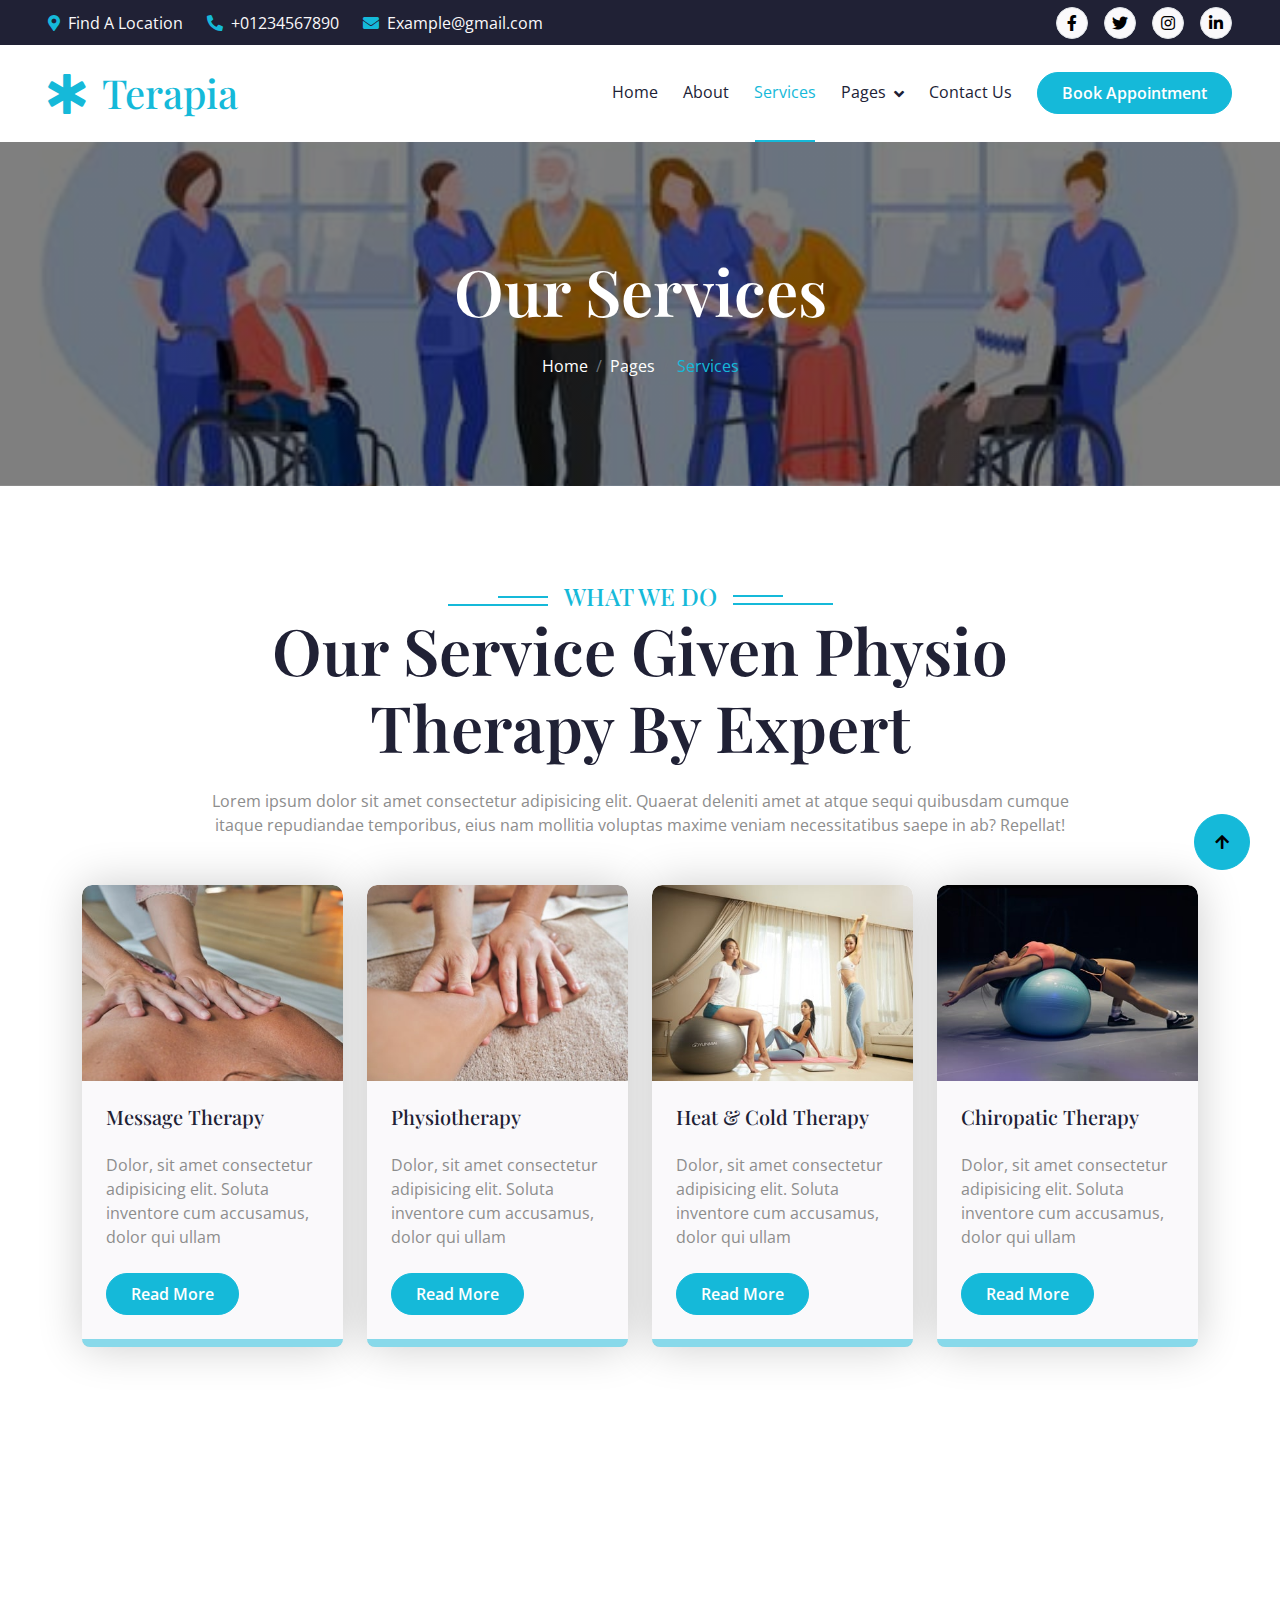
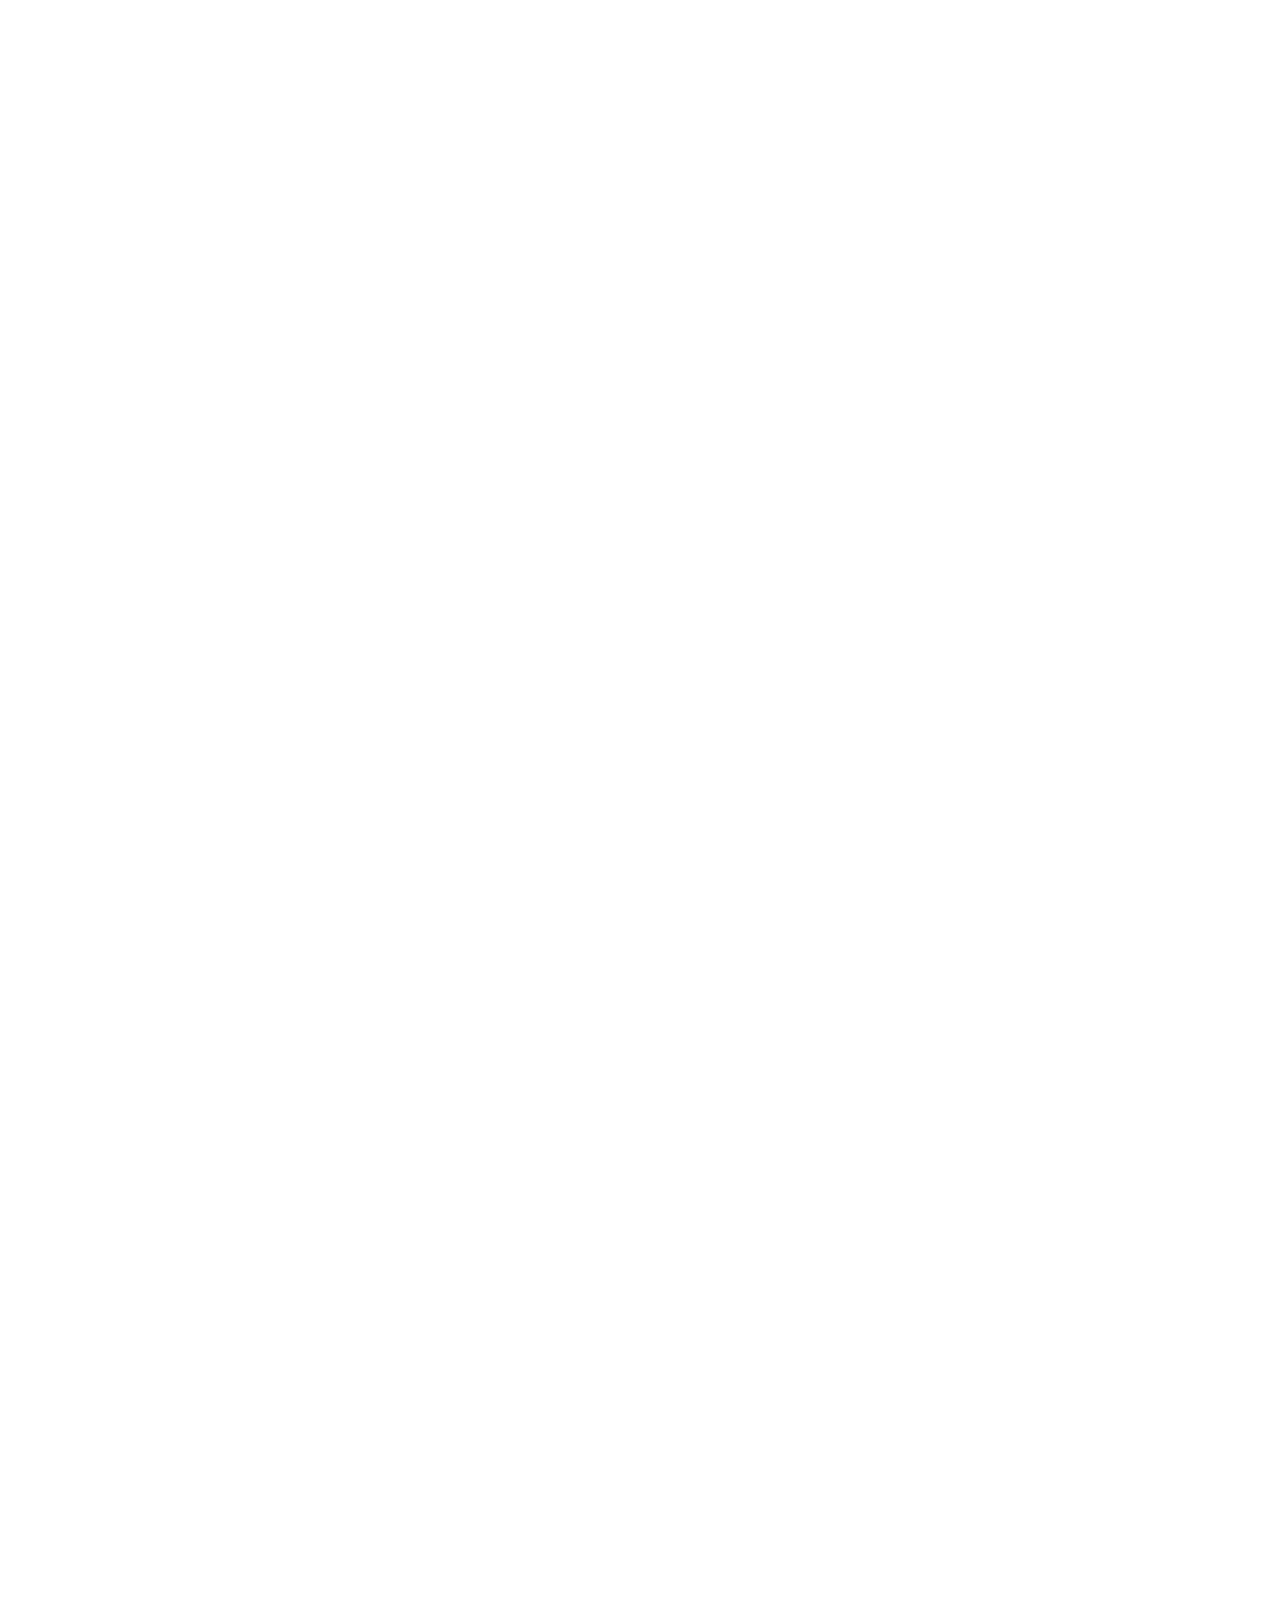
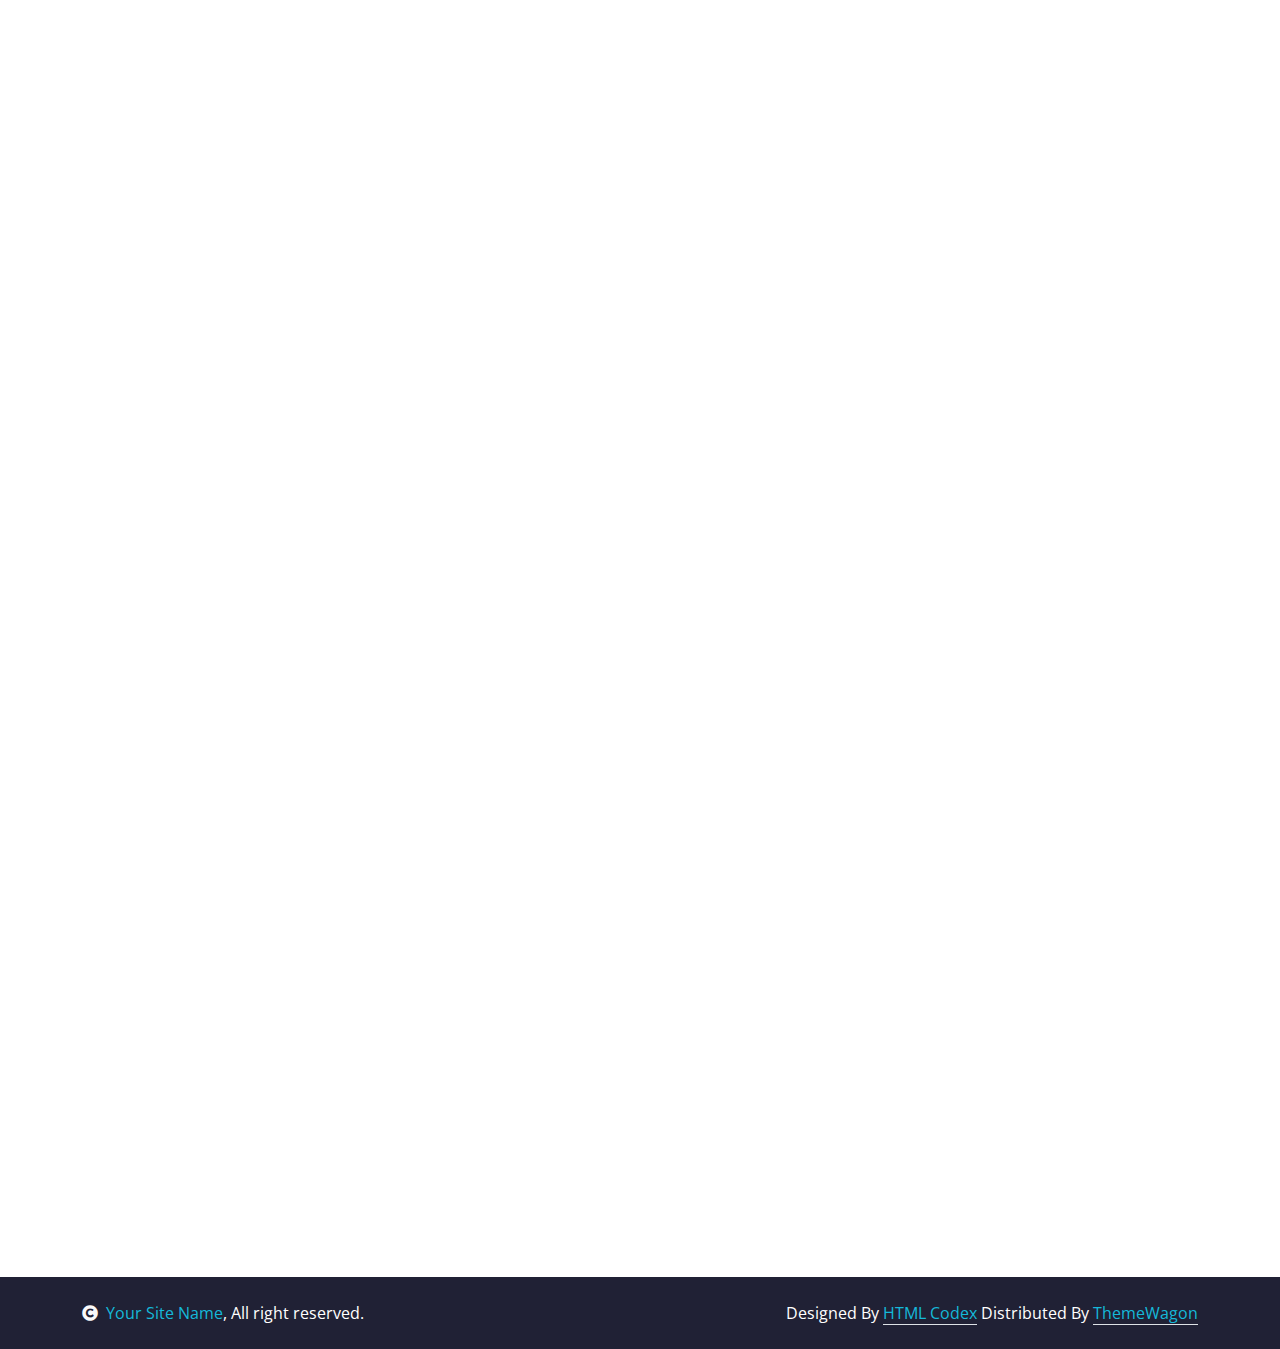
<file: Project/Assests/Templates/Main/service.html>
<!DOCTYPE html>
<html lang="en">

    <head>
        <meta charset="utf-8">
        <title>Terapia - Physical Therapy Website Template</title>
        <meta content="width=device-width, initial-scale=1.0" name="viewport">
        <meta content="" name="keywords">
        <meta content="" name="description">

        <!-- Google Web Fonts -->
        <link rel="preconnect" href="https://fonts.googleapis.com">
        <link rel="preconnect" href="https://fonts.gstatic.com" crossorigin>
        <link href="https://fonts.googleapis.com/css2?family=Open+Sans:wght@400;500;600&family=Playfair+Display:wght@400;500;600&display=swap" rel="stylesheet"> 

        <!-- Icon Font Stylesheet -->
        <link rel="stylesheet" href="https://use.fontawesome.com/releases/v5.15.4/css/all.css"/>
        <link href="https://cdn.jsdelivr.net/npm/bootstrap-icons@1.4.1/font/bootstrap-icons.css" rel="stylesheet">

        <!-- Libraries Stylesheet -->
        <link href="lib/animate/animate.min.css" rel="stylesheet">
        <link href="lib/owlcarousel/assets/owl.carousel.min.css" rel="stylesheet">


        <!-- Customized Bootstrap Stylesheet -->
        <link href="css/bootstrap.min.css" rel="stylesheet">

        <!-- Template Stylesheet -->
        <link href="css/style.css" rel="stylesheet">
    </head>

    <body>

        <!-- Spinner Start -->
        <div id="spinner" class="show bg-white position-fixed translate-middle w-100 vh-100 top-50 start-50 d-flex align-items-center justify-content-center">
            <div class="spinner-border text-primary" style="width: 3rem; height: 3rem;" role="status">
                <span class="sr-only">Loading...</span>
            </div>
        </div>
        <!-- Spinner End -->


        <!-- Topbar Start -->
        <div class="container-fluid bg-dark px-5 d-none d-lg-block">
            <div class="row gx-0 align-items-center" style="height: 45px;">
                <div class="col-lg-8 text-center text-lg-start mb-lg-0">
                    <div class="d-flex flex-wrap">
                        <a href="#" class="text-light me-4"><i class="fas fa-map-marker-alt text-primary me-2"></i>Find A Location</a>
                        <a href="#" class="text-light me-4"><i class="fas fa-phone-alt text-primary me-2"></i>+01234567890</a>
                        <a href="#" class="text-light me-0"><i class="fas fa-envelope text-primary me-2"></i>Example@gmail.com</a>
                    </div>
                </div>
                <div class="col-lg-4 text-center text-lg-end">
                    <div class="d-flex align-items-center justify-content-end">
                        <a href="#" class="btn btn-light btn-square border rounded-circle nav-fill me-3"><i class="fab fa-facebook-f"></i></a>
                        <a href="#" class="btn btn-light btn-square border rounded-circle nav-fill me-3"><i class="fab fa-twitter"></i></a>
                        <a href="#" class="btn btn-light btn-square border rounded-circle nav-fill me-3"><i class="fab fa-instagram"></i></a>
                        <a href="#" class="btn btn-light btn-square border rounded-circle nav-fill me-0"><i class="fab fa-linkedin-in"></i></a>
                    </div>
                </div>
            </div>
        </div>
        <!-- Topbar End -->


        <!-- Navbar & Hero Start -->
        <div class="container-fluid position-relative p-0">
            <nav class="navbar navbar-expand-lg navbar-light bg-white px-4 px-lg-5 py-3 py-lg-0">
                <a href="index.html" class="navbar-brand p-0">
                    <h1 class="text-primary m-0"><i class="fas fa-star-of-life me-3"></i>Terapia</h1>
                    <!-- <img src="img/logo.png" alt="Logo"> -->
                </a>
                <button class="navbar-toggler" type="button" data-bs-toggle="collapse" data-bs-target="#navbarCollapse">
                    <span class="fa fa-bars"></span>
                </button>
                <div class="collapse navbar-collapse" id="navbarCollapse">
                    <div class="navbar-nav ms-auto py-0">
                        <a href="index.html" class="nav-item nav-link">Home</a>
                        <a href="about.html" class="nav-item nav-link">About</a>
                        <a href="service.html" class="nav-item nav-link active">Services</a>
                        <div class="nav-item dropdown">
                            <a href="#" class="nav-link dropdown-toggle" data-bs-toggle="dropdown">Pages</a>
                            <div class="dropdown-menu m-0">
                                <a href="appointment.html" class="dropdown-item">Appointment</a>
                                <a href="feature.html" class="dropdown-item">Features</a>
                                <a href="blog.html" class="dropdown-item">Our Blog</a>
                                <a href="team.html" class="dropdown-item">Our Team</a>
                                <a href="testimonial.html" class="dropdown-item">Testimonial</a>
                                <a href="404.html" class="dropdown-item">404 Page</a>
                            </div>
                        </div>
                        <a href="contact.html" class="nav-item nav-link">Contact Us</a>
                    </div>
                    <a href="#" class="btn btn-primary rounded-pill text-white py-2 px-4 flex-wrap flex-sm-shrink-0">Book Appointment</a>
                </div>
            </nav>
        </div>
        <!-- Navbar End -->

        <!-- Header Start -->
        <div class="container-fluid bg-breadcrumb">
            <div class="container text-center py-5" style="max-width: 900px;">
                <h3 class="text-white display-3 mb-4 wow fadeInDown" data-wow-delay="0.1s">Our Services</h1>
                <ol class="breadcrumb justify-content-center mb-0 wow fadeInDown" data-wow-delay="0.3s">
                    <li class="breadcrumb-item"><a href="index.html">Home</a></li>
                    <li class="breadcrumb-item"><a href="#">Pages</a></li>
                    <li class="breadcrumb-item active text-primary">Services</li>
                </ol>    
            </div>
        </div>
        <!-- Header End -->


        <!-- Services Start -->
        <div class="container-fluid service py-5">
            <div class="container py-5">
                <div class="section-title mb-5 wow fadeInUp" data-wow-delay="0.2s">
                    <div class="sub-style">
                        <h4 class="sub-title px-3 mb-0">What We Do</h4>
                    </div>
                    <h1 class="display-3 mb-4">Our Service Given Physio Therapy By Expert</h1>
                    <p class="mb-0">Lorem ipsum dolor sit amet consectetur adipisicing elit. Quaerat deleniti amet at atque sequi quibusdam cumque itaque repudiandae temporibus, eius nam mollitia voluptas maxime veniam necessitatibus saepe in ab? Repellat!</p>
                </div>
                <div class="row g-4 justify-content-center">
                    <div class="col-md-6 col-lg-4 col-xl-3 wow fadeInUp" data-wow-delay="0.1s">
                        <div class="service-item rounded">
                           <div class="service-img rounded-top">
                                <img src="img/service-1.jpg" class="img-fluid rounded-top w-100" alt="">
                           </div>
                            <div class="service-content rounded-bottom bg-light p-4">
                                <div class="service-content-inner">
                                    <h5 class="mb-4">Message Therapy</h5>
                                    <p class="mb-4">Dolor, sit amet consectetur adipisicing elit. Soluta inventore cum accusamus, dolor qui ullam</p>
                                    <a href="#" class="btn btn-primary rounded-pill text-white py-2 px-4 mb-2">Read More</a>
                                </div>
                            </div>
                        </div>
                    </div>
                    <div class="col-md-6 col-lg-4 col-xl-3 wow fadeInUp" data-wow-delay="0.3s">
                        <div class="service-item rounded">
                           <div class="service-img rounded-top">
                                <img src="img/service-2.jpg" class="img-fluid rounded-top w-100" alt="">
                           </div>
                            <div class="service-content rounded-bottom bg-light p-4">
                                <div class="service-content-inner">
                                    <h5 class="mb-4">Physiotherapy</h5>
                                    <p class="mb-4">Dolor, sit amet consectetur adipisicing elit. Soluta inventore cum accusamus, dolor qui ullam</p>
                                    <a href="#" class="btn btn-primary rounded-pill text-white py-2 px-4 mb-2">Read More</a>
                                </div>
                            </div>
                        </div>
                    </div>
                    <div class="col-md-6 col-lg-4 col-xl-3 wow fadeInUp" data-wow-delay="0.5s">
                        <div class="service-item rounded">
                           <div class="service-img rounded-top">
                                <img src="img/service-3.jpg" class="img-fluid rounded-top w-100" alt="">
                           </div>
                            <div class="service-content rounded-bottom bg-light p-4">
                                <div class="service-content-inner">
                                    <h5 class="mb-4">Heat & Cold Therapy</h5>
                                    <p class="mb-4">Dolor, sit amet consectetur adipisicing elit. Soluta inventore cum accusamus, dolor qui ullam</p>
                                    <a href="#" class="btn btn-primary rounded-pill text-white py-2 px-4 mb-2">Read More</a>
                                </div>
                            </div>
                        </div>
                    </div>
                    <div class="col-md-6 col-lg-4 col-xl-3 wow fadeInUp" data-wow-delay="0.7s">
                        <div class="service-item rounded">
                           <div class="service-img rounded-top">
                                <img src="img/service-4.jpg" class="img-fluid rounded-top w-100" alt="">
                           </div>
                            <div class="service-content rounded-bottom bg-light p-4">
                                <div class="service-content-inner">
                                    <h5 class="mb-4">Chiropatic Therapy</h5>
                                    <p class="mb-4">Dolor, sit amet consectetur adipisicing elit. Soluta inventore cum accusamus, dolor qui ullam</p>
                                    <a href="#" class="btn btn-primary rounded-pill text-white py-2 px-4 mb-2">Read More</a>
                                </div>
                            </div>
                        </div>
                    </div>
                    <div class="col-md-6 col-lg-4 col-xl-3 wow fadeInUp" data-wow-delay="0.1s">
                        <div class="service-item rounded">
                           <div class="service-img rounded-top">
                                <img src="img/service-5.jpg" class="img-fluid rounded-top w-100" alt="">
                           </div>
                            <div class="service-content rounded-bottom bg-light p-4">
                                <div class="service-content-inner">
                                    <h5 class="mb-4">Work Injuries</h5>
                                    <p class="mb-4">Dolor, sit amet consectetur adipisicing elit. Soluta inventore cum accusamus, dolor qui ullam</p>
                                    <a href="#" class="btn btn-primary rounded-pill text-white py-2 px-4 mb-2">Read More</a>
                                </div>
                            </div>
                        </div>
                    </div>
                    <div class="col-md-6 col-lg-4 col-xl-3 wow fadeInUp" data-wow-delay="0.3s">
                        <div class="service-item rounded">
                           <div class="service-img rounded-top">
                                <img src="img/service-6.jpg" class="img-fluid rounded-top w-100" alt="">
                           </div>
                            <div class="service-content rounded-bottom bg-light p-4">
                                <div class="service-content-inner">
                                    <h5 class="mb-4">Spot Injuries</h5>
                                    <p class="mb-4">Dolor, sit amet consectetur adipisicing elit. Soluta inventore cum accusamus, dolor qui ullam</p>
                                    <a href="#" class="btn btn-primary rounded-pill text-white py-2 px-4 mb-2">Read More</a>
                                </div>
                            </div>
                        </div>
                    </div>
                    <div class="col-md-6 col-lg-4 col-xl-3 wow fadeInUp" data-wow-delay="0.5s">
                        <div class="service-item rounded">
                           <div class="service-img rounded-top">
                                <img src="img/service-7.jpg" class="img-fluid rounded-top w-100" alt="">
                           </div>
                            <div class="service-content rounded-bottom bg-light p-4">
                                <div class="service-content-inner">
                                    <h5 class="mb-4">Regular Therapy</h5>
                                    <p class="mb-4">Dolor, sit amet consectetur adipisicing elit. Soluta inventore cum accusamus, dolor qui ullam</p>
                                    <a href="#" class="btn btn-primary rounded-pill text-white py-2 px-4 mb-2">Read More</a>
                                </div>
                            </div>
                        </div>
                    </div>
                    <div class="col-md-6 col-lg-4 col-xl-3 wow fadeInUp" data-wow-delay="0.7s">
                        <div class="service-item rounded">
                           <div class="service-img rounded-top">
                                <img src="img/service-8.jpg" class="img-fluid rounded-top w-100" alt="">
                           </div>
                            <div class="service-content rounded-bottom bg-light p-4">
                                <div class="service-content-inner">
                                    <h5 class="mb-4">Back Pain</h5>
                                    <p class="mb-4">Dolor, sit amet consectetur adipisicing elit. Soluta inventore cum accusamus, dolor qui ullam</p>
                                    <a href="#" class="btn btn-primary rounded-pill text-white py-2 px-4 mb-2">Read More</a>
                                </div>
                            </div>
                        </div>
                    </div>
                    <div class="col-12 text-center wow fadeInUp" data-wow-delay="0.2s">
                        <a class="btn btn-primary rounded-pill text-white py-3 px-5" href="#">Services More</a>
                    </div>
                </div>
            </div>
        </div>
        <!-- Services End -->


        <!-- Feature Start -->
        <div class="container-fluid feature py-5">
            <div class="container py-5">
                <div class="section-title mb-5 wow fadeInUp" data-wow-delay="0.1s">
                    <div class="sub-style">
                        <h4 class="sub-title px-3 mb-0">Why Choose Us</h4>
                    </div>
                    <h1 class="display-3 mb-4">Why Choose Us? Get Your Life Style Back</h1>
                    <p class="mb-0">Lorem ipsum dolor sit amet consectetur adipisicing elit. Quaerat deleniti amet at atque sequi quibusdam cumque itaque repudiandae temporibus, eius nam mollitia voluptas maxime veniam necessitatibus saepe in ab? Repellat!</p>
                </div>
                <div class="row g-4 justify-content-center">
                    <div class="col-md-6 col-lg-4 col-xl-3 wow fadeInUp" data-wow-delay="0.1s">
                        <div class="row-cols-1 feature-item p-4">
                            <div class="col-12">
                                <div class="feature-icon mb-4">
                                    <div class="p-3 d-inline-flex bg-white rounded">
                                        <i class="fas fa-diagnoses fa-4x text-primary"></i>
                                    </div>
                                </div>
                                <div class="feature-content d-flex flex-column">
                                    <h5 class="mb-4">Licensed Therapist</h5>
                                    <p class="mb-0">Dolor, sit amet consectetur adipisicing elit. Soluta inventore cum accusamus,</p>
                                </div>
                            </div>
                        </div>
                    </div>
                    <div class="col-md-6 col-lg-4 col-xl-3 wow fadeInUp" data-wow-delay="0.3s">
                        <div class="row-cols-1 feature-item p-4">
                            <div class="col-12">
                                <div class="feature-icon mb-4">
                                    <div class="p-3 d-inline-flex bg-white rounded">
                                        <i class="fas fa-briefcase-medical fa-4x text-primary"></i>
                                    </div>
                                </div>
                                <div class="feature-content d-flex flex-column">
                                    <h5 class="mb-4">Personalized Treatment</h5>
                                    <p class="mb-0">Dolor, sit amet consectetur adipisicing elit. Soluta inventore cum accusamus,</p>
                                </div>
                            </div>
                        </div>
                    </div>
                    <div class="col-md-6 col-lg-4 col-xl-3 wow fadeInUp" data-wow-delay="0.5s">
                        <div class="row-cols-1 feature-item p-4">
                            <div class="col-12">
                                <div class="feature-icon mb-4">
                                    <div class="p-3 d-inline-flex bg-white rounded">
                                        <i class="fas fa-hospital-user fa-4x text-primary"></i>
                                    </div>
                                </div>
                                <div class="feature-content d-flex flex-column">
                                    <h5 class="mb-4">Therapy Goals</h5>
                                    <p class="mb-0">Dolor, sit amet consectetur adipisicing elit. Soluta inventore cum accusamus,</p>
                                </div>
                            </div>
                        </div>
                    </div>
                    <div class="col-md-6 col-lg-4 col-xl-3 wow fadeInUp" data-wow-delay="0.7s">
                        <div class="row-cols-1 feature-item p-4">
                            <div class="col-12">
                                <div class="feature-icon mb-4">
                                    <div class="p-3 d-inline-flex bg-white rounded">
                                        <i class="fas fa-users fa-4x text-primary"></i>
                                    </div>
                                </div>
                                <div class="feature-content d-flex flex-column">
                                    <h5 class="mb-4">Practitioners Network</h5>
                                    <p class="mb-0">Dolor, sit amet consectetur adipisicing elit. Soluta inventore cum accusamus,</p>
                                </div>
                            </div>
                        </div>
                    </div>
                    <div class="col-md-6 col-lg-4 col-xl-3 wow fadeInUp" data-wow-delay="0.1s">
                        <div class="row-cols-1 feature-item p-4">
                            <div class="col-12">
                                <div class="feature-icon mb-4">
                                    <div class="p-3 d-inline-flex bg-white rounded">
                                        <i class="fas fa-spa fa-4x text-primary"></i>
                                    </div>
                                </div>
                                <div class="feature-content d-flex flex-column">
                                    <h5 class="mb-4">Comfortable Center</h5>
                                    <p class="mb-0">Dolor, sit amet consectetur adipisicing elit. Soluta inventore cum accusamus,</p>
                                </div>
                            </div>
                        </div>
                    </div>
                    <div class="col-md-6 col-lg-4 col-xl-3 wow fadeInUp" data-wow-delay="0.3s">
                        <div class="row-cols-1 feature-item p-4">
                            <div class="col-12">
                                <div class="feature-icon mb-4">
                                    <div class="p-3 d-inline-flex bg-white rounded">
                                        <i class="fas fa-heart fa-4x text-primary"></i>
                                    </div>
                                </div>
                                <div class="feature-content d-flex flex-column">
                                    <h5 class="mb-4">Experienced Stuff</h5>
                                    <p class="mb-0">Dolor, sit amet consectetur adipisicing elit. Soluta inventore cum accusamus,</p>
                                </div>
                            </div>
                        </div>
                    </div>
                    <div class="col-md-6 col-lg-4 col-xl-3 wow fadeInUp" data-wow-delay="0.5s">
                        <div class="row-cols-1 feature-item p-4">
                            <div class="col-12">
                                <div class="feature-icon mb-4">
                                    <div class="p-3 d-inline-flex bg-white rounded">
                                        <i class="fab fa-pied-piper fa-4x text-primary"></i>
                                    </div>
                                </div>
                                <div class="feature-content d-flex flex-column">
                                    <h5 class="mb-4">Therapy Goals</h5>
                                    <p class="mb-0">Dolor, sit amet consectetur adipisicing elit. Soluta inventore cum accusamus,</p>
                                </div>
                            </div>
                        </div>
                    </div>
                    <div class="col-md-6 col-lg-4 col-xl-3 wow fadeInUp" data-wow-delay="0.7s">
                        <div class="row-cols-1 feature-item p-4">
                            <div class="col-12">
                                <div class="feature-icon mb-4">
                                    <div class="p-3 d-inline-flex bg-white rounded">
                                        <i class="fas fa-user-md fa-4x text-primary"></i>
                                    </div>
                                </div>
                                <div class="feature-content d-flex flex-column">
                                    <h5 class="mb-4">Licensed Therapist</h5>
                                    <p class="mb-0">Dolor, sit amet consectetur adipisicing elit. Soluta inventore cum accusamus,</p>
                                </div>
                            </div>
                        </div>
                    </div>
                    <div class="col-12 text-center wow fadeInUp" data-wow-delay="0.2s">
                        <a href="#" class="btn btn-primary rounded-pill text-white py-3 px-5">More Details</a>
                    </div>
                </div>
            </div>
        </div>
        <!-- Feature End -->


        <!-- Testimonial Start -->
        <div class="container-fluid testimonial py-5 wow zoomInDown" data-wow-delay="0.1s">
            <div class="container py-5">
                <div class="section-title mb-5">
                    <div class="sub-style">
                        <h4 class="sub-title text-white px-3 mb-0">Testimonial</h4>
                    </div>
                    <h1 class="display-3 mb-4">What Clients are Say</h1>
                </div>
                <div class="testimonial-carousel owl-carousel">
                    <div class="testimonial-item">
                        <div class="testimonial-inner p-5">
                            <div class="testimonial-inner-img mb-4">
                                <img src="img/testimonial-img.jpg" class="img-fluid rounded-circle" alt="">
                            </div>
                            <p class="text-white fs-7">Lorem ipsum dolor, sit amet consectetur adipisicing elit. Asperiores nemo facilis tempora esse explicabo sed! Dignissimos quia ullam pariatur blanditiis sed voluptatum. Totam aut quidem laudantium tempora. Minima, saepe earum!
                            </p>
                            <div class="text-center">
                                <h5 class="mb-2">John Abraham</h5>
                                <p class="mb-2 text-white-50">New York, USA</p>
                                <div class="d-flex justify-content-center">
                                    <i class="fas fa-star text-secondary"></i>
                                    <i class="fas fa-star text-secondary"></i>
                                    <i class="fas fa-star text-secondary"></i>
                                    <i class="fas fa-star text-secondary"></i>
                                    <i class="fas fa-star text-secondary"></i>
                                </div>
                            </div>
                        </div>
                    </div>
                    <div class="testimonial-item">
                        <div class="testimonial-inner p-5">
                            <div class="testimonial-inner-img mb-4">
                                <img src="img/testimonial-img.jpg" class="img-fluid rounded-circle" alt="">
                            </div>
                            <p class="text-white fs-7">Lorem ipsum dolor, sit amet consectetur adipisicing elit. Asperiores nemo facilis tempora esse explicabo sed! Dignissimos quia ullam pariatur blanditiis sed voluptatum. Totam aut quidem laudantium tempora. Minima, saepe earum!
                            </p>
                            <div class="text-center">
                                <h5 class="mb-2">John Abraham</h5>
                                <p class="mb-2 text-white-50">New York, USA</p>
                                <div class="d-flex justify-content-center">
                                    <i class="fas fa-star text-secondary"></i>
                                    <i class="fas fa-star text-secondary"></i>
                                    <i class="fas fa-star text-secondary"></i>
                                    <i class="fas fa-star text-secondary"></i>
                                    <i class="fas fa-star text-secondary"></i>
                                </div>
                            </div>
                        </div>
                    </div>
                    <div class="testimonial-item">
                        <div class="testimonial-inner p-5">
                            <div class="testimonial-inner-img mb-4">
                                <img src="img/testimonial-img.jpg" class="img-fluid rounded-circle" alt="">
                            </div>
                            <p class="text-white fs-7">Lorem ipsum dolor, sit amet consectetur adipisicing elit. Asperiores nemo facilis tempora esse explicabo sed! Dignissimos quia ullam pariatur blanditiis sed voluptatum. Totam aut quidem laudantium tempora. Minima, saepe earum!
                            </p>
                            <div class="text-center">
                                <h5 class="mb-2">John Abraham</h5>
                                <p class="mb-2 text-white-50">New York, USA</p>
                                <div class="d-flex justify-content-center">
                                    <i class="fas fa-star text-secondary"></i>
                                    <i class="fas fa-star text-secondary"></i>
                                    <i class="fas fa-star text-secondary"></i>
                                    <i class="fas fa-star text-secondary"></i>
                                    <i class="fas fa-star text-secondary"></i>
                                </div>
                            </div>
                        </div>
                    </div>
                </div>
            </div>
        </div>
        <!-- Testimonial End -->


        <!-- Footer Start -->
        <div class="container-fluid footer py-5 wow fadeIn" data-wow-delay="0.2s">
            <div class="container py-5">
                <div class="row g-5">
                    <div class="col-md-6 col-lg-6 col-xl-3">
                        <div class="footer-item d-flex flex-column">
                            <h4 class="text-white mb-4"><i class="fas fa-star-of-life me-3"></i>Terapia</h4>
                            <p>Lorem ipsum dolor sit amet consectetur adipisicing elit. Delectus dolorem impedit eos autem dolores laudantium quia, qui similique
                            </p>
                            <div class="d-flex align-items-center">
                                <i class="fas fa-share fa-2x text-white me-2"></i>
                                <a class="btn-square btn btn-primary text-white rounded-circle mx-1" href=""><i class="fab fa-facebook-f"></i></a>
                                <a class="btn-square btn btn-primary text-white rounded-circle mx-1" href=""><i class="fab fa-twitter"></i></a>
                                <a class="btn-square btn btn-primary text-white rounded-circle mx-1" href=""><i class="fab fa-instagram"></i></a>
                                <a class="btn-square btn btn-primary text-white rounded-circle mx-1" href=""><i class="fab fa-linkedin-in"></i></a>
                            </div>
                        </div>
                    </div>
                    <div class="col-md-6 col-lg-6 col-xl-3">
                        <div class="footer-item d-flex flex-column">
                            <h4 class="mb-4 text-white">Quick Links</h4>
                            <a href=""><i class="fas fa-angle-right me-2"></i> About Us</a>
                            <a href=""><i class="fas fa-angle-right me-2"></i> Contact Us</a>
                            <a href=""><i class="fas fa-angle-right me-2"></i> Privacy Policy</a>
                            <a href=""><i class="fas fa-angle-right me-2"></i> Terms & Conditions</a>
                            <a href=""><i class="fas fa-angle-right me-2"></i> Our Blog & News</a>
                            <a href=""><i class="fas fa-angle-right me-2"></i> Our Team</a>
                        </div>
                    </div>
                    <div class="col-md-6 col-lg-6 col-xl-3">
                        <div class="footer-item d-flex flex-column">
                            <h4 class="mb-4 text-white">Terapia Services</h4>
                            <a href=""><i class="fas fa-angle-right me-2"></i> All Services</a>
                            <a href=""><i class="fas fa-angle-right me-2"></i> Physiotherapy</a>
                            <a href=""><i class="fas fa-angle-right me-2"></i> Diagnostics</a>
                            <a href=""><i class="fas fa-angle-right me-2"></i> Manual Therapy</a>
                            <a href=""><i class="fas fa-angle-right me-2"></i> Massage Therapy</a>
                            <a href=""><i class="fas fa-angle-right me-2"></i> Rehabilitation</a>
                        </div>
                    </div>
                    <div class="col-md-6 col-lg-6 col-xl-3">
                        <div class="footer-item d-flex flex-column">
                            <h4 class="mb-4 text-white">Contact Info</h4>
                            <a href=""><i class="fa fa-map-marker-alt me-2"></i> 123 Street, New York, USA</a>
                            <a href=""><i class="fas fa-envelope me-2"></i> info@example.com</a>
                            <a href=""><i class="fas fa-envelope me-2"></i> info@example.com</a>
                            <a href=""><i class="fas fa-phone me-2"></i> +012 345 67890</a>
                            <a href="" class="mb-3"><i class="fas fa-print me-2"></i> +012 345 67890</a>
                        </div>
                    </div>
                </div>
            </div>
        </div>
        <!-- Footer End -->
        
        <!-- Copyright Start -->
        <div class="container-fluid copyright py-4">
            <div class="container">
                <div class="row g-4 align-items-center">
                    <div class="col-md-6 text-center text-md-start mb-md-0">
                        <span class="text-white"><a href="#"><i class="fas fa-copyright text-light me-2"></i>Your Site Name</a>, All right reserved.</span>
                    </div>
                    <div class="col-md-6 text-center text-md-end text-white">
                        <!--/*** This template is free as long as you keep the below author’s credit link/attribution link/backlink. ***/-->
                        <!--/*** If you'd like to use the template without the below author’s credit link/attribution link/backlink, ***/-->
                        <!--/*** you can purchase the Credit Removal License from "https://htmlcodex.com/credit-removal". ***/-->
                        Designed By <a class="border-bottom" href="https://htmlcodex.com">HTML Codex</a> Distributed By <a class="border-bottom" href="https://themewagon.com">ThemeWagon</a>
                    </div>
                </div>
            </div>
        </div>
        <!-- Copyright End -->

        <!-- Back to Top -->
        <a href="#" class="btn btn-primary btn-lg-square back-to-top"><i class="fa fa-arrow-up"></i></a>   

        
        <!-- JavaScript Libraries -->
        <script src="https://ajax.googleapis.com/ajax/libs/jquery/3.6.4/jquery.min.js"></script>
        <script src="https://cdn.jsdelivr.net/npm/bootstrap@5.0.0/dist/js/bootstrap.bundle.min.js"></script>
        <script src="lib/wow/wow.min.js"></script>
        <script src="lib/easing/easing.min.js"></script>
        <script src="lib/waypoints/waypoints.min.js"></script>
        <script src="lib/owlcarousel/owl.carousel.min.js"></script>
        

        <!-- Template Javascript -->
        <script src="js/main.js"></script>
        
    </body>

</html>
</file>
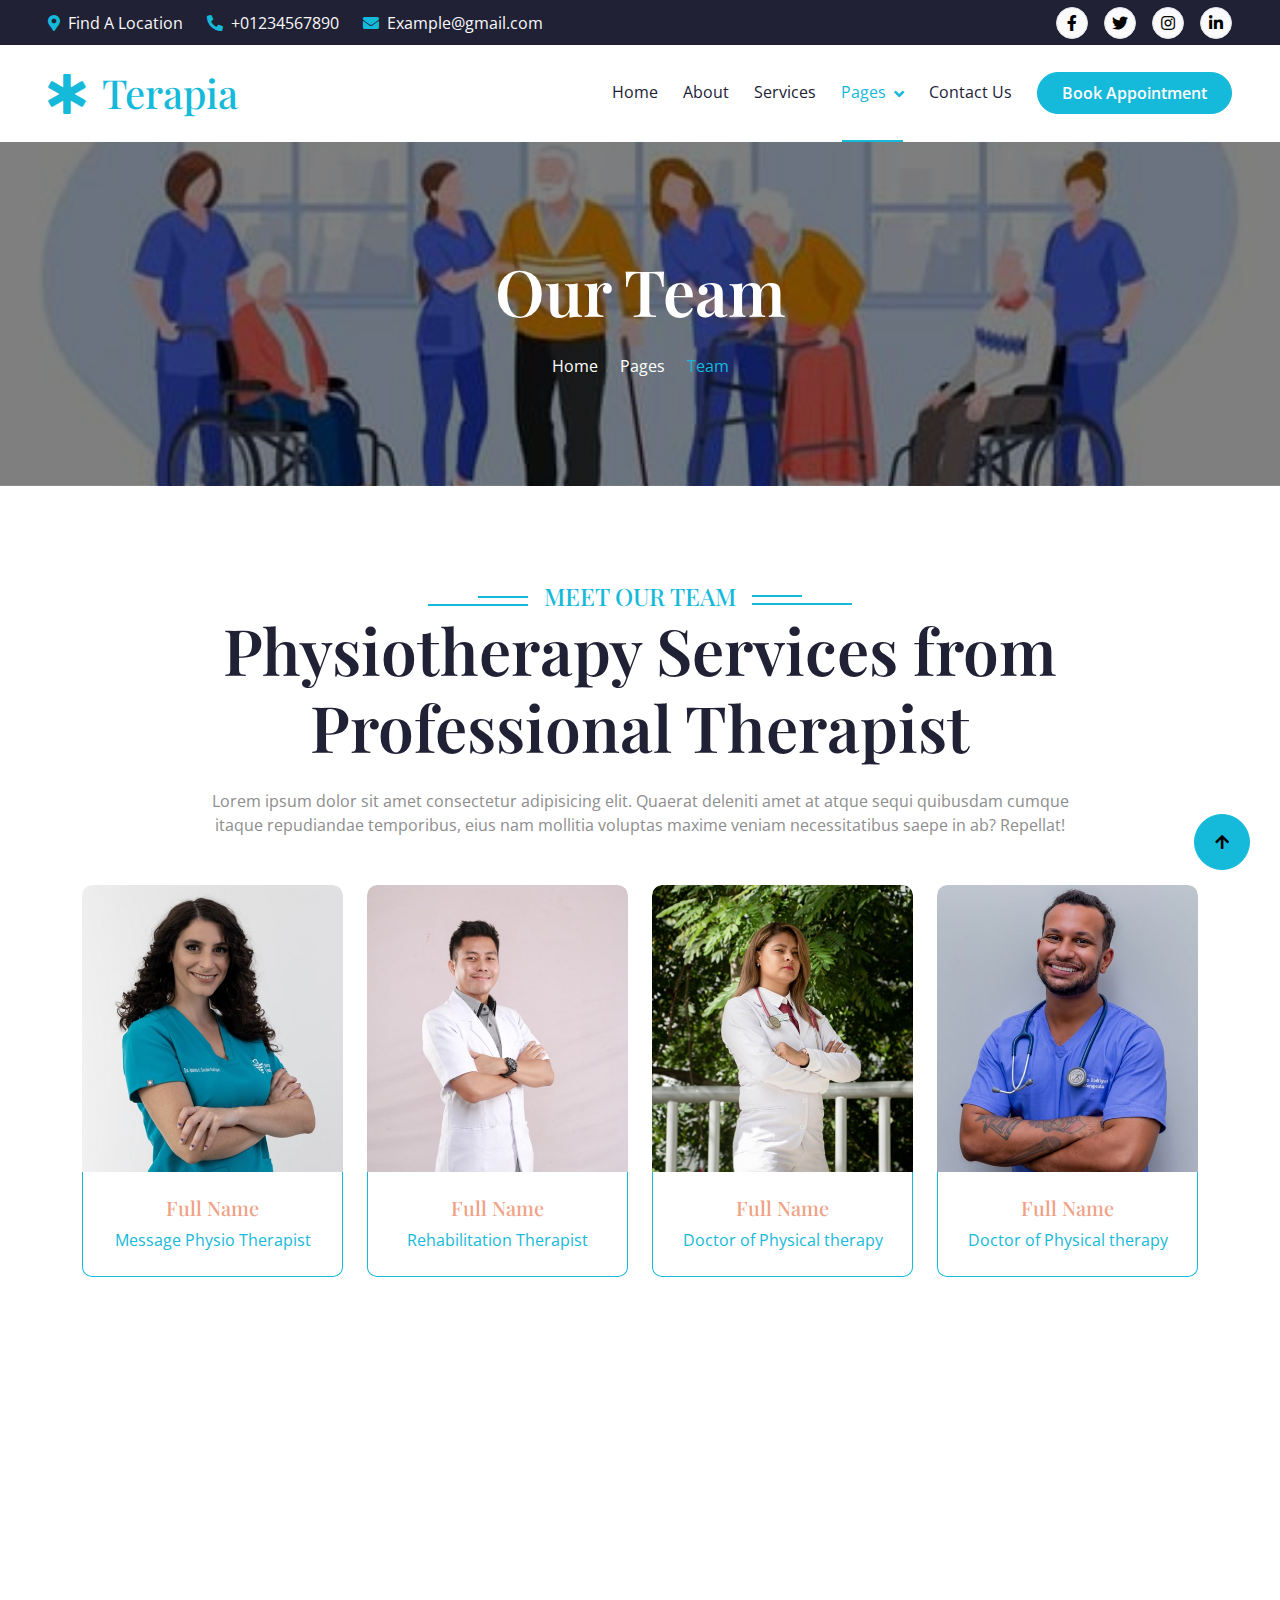
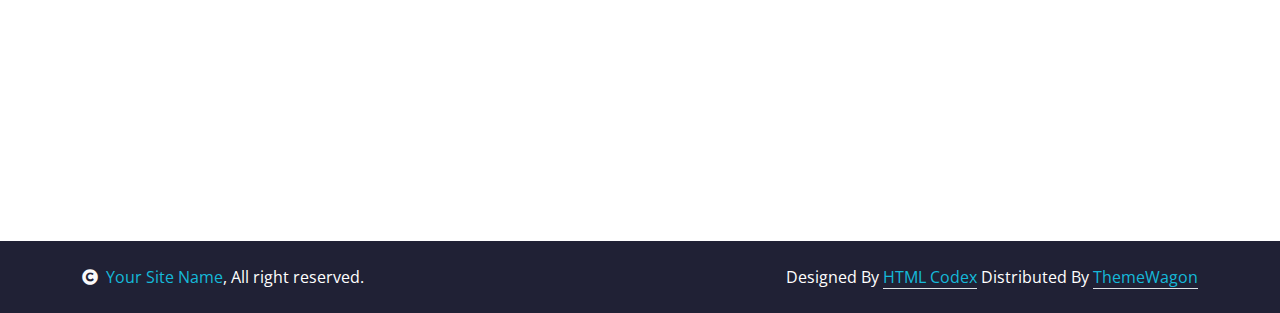
<file: Project/Assests/Templates/Main/team.html>
<!DOCTYPE html>
<html lang="en">

    <head>
        <meta charset="utf-8">
        <title>Terapia - Physical Therapy Website Template</title>
        <meta content="width=device-width, initial-scale=1.0" name="viewport">
        <meta content="" name="keywords">
        <meta content="" name="description">

        <!-- Google Web Fonts -->
        <link rel="preconnect" href="https://fonts.googleapis.com">
        <link rel="preconnect" href="https://fonts.gstatic.com" crossorigin>
        <link href="https://fonts.googleapis.com/css2?family=Open+Sans:wght@400;500;600&family=Playfair+Display:wght@400;500;600&display=swap" rel="stylesheet"> 

        <!-- Icon Font Stylesheet -->
        <link rel="stylesheet" href="https://use.fontawesome.com/releases/v5.15.4/css/all.css"/>
        <link href="https://cdn.jsdelivr.net/npm/bootstrap-icons@1.4.1/font/bootstrap-icons.css" rel="stylesheet">

        <!-- Libraries Stylesheet -->
        <link href="lib/animate/animate.min.css" rel="stylesheet">
        <link href="lib/owlcarousel/assets/owl.carousel.min.css" rel="stylesheet">


        <!-- Customized Bootstrap Stylesheet -->
        <link href="css/bootstrap.min.css" rel="stylesheet">

        <!-- Template Stylesheet -->
        <link href="css/style.css" rel="stylesheet">
    </head>

    <body>

        <!-- Spinner Start -->
        <div id="spinner" class="show bg-white position-fixed translate-middle w-100 vh-100 top-50 start-50 d-flex align-items-center justify-content-center">
            <div class="spinner-border text-primary" style="width: 3rem; height: 3rem;" role="status">
                <span class="sr-only">Loading...</span>
            </div>
        </div>
        <!-- Spinner End -->


        <!-- Topbar Start -->
        <div class="container-fluid bg-dark px-5 d-none d-lg-block">
            <div class="row gx-0 align-items-center" style="height: 45px;">
                <div class="col-lg-8 text-center text-lg-start mb-lg-0">
                    <div class="d-flex flex-wrap">
                        <a href="#" class="text-light me-4"><i class="fas fa-map-marker-alt text-primary me-2"></i>Find A Location</a>
                        <a href="#" class="text-light me-4"><i class="fas fa-phone-alt text-primary me-2"></i>+01234567890</a>
                        <a href="#" class="text-light me-0"><i class="fas fa-envelope text-primary me-2"></i>Example@gmail.com</a>
                    </div>
                </div>
                <div class="col-lg-4 text-center text-lg-end">
                    <div class="d-flex align-items-center justify-content-end">
                        <a href="#" class="btn btn-light btn-square border rounded-circle nav-fill me-3"><i class="fab fa-facebook-f"></i></a>
                        <a href="#" class="btn btn-light btn-square border rounded-circle nav-fill me-3"><i class="fab fa-twitter"></i></a>
                        <a href="#" class="btn btn-light btn-square border rounded-circle nav-fill me-3"><i class="fab fa-instagram"></i></a>
                        <a href="#" class="btn btn-light btn-square border rounded-circle nav-fill me-0"><i class="fab fa-linkedin-in"></i></a>
                    </div>
                </div>
            </div>
        </div>
        <!-- Topbar End -->


        <!-- Navbar & Hero Start -->
        <div class="container-fluid position-relative p-0">
            <nav class="navbar navbar-expand-lg navbar-light bg-white px-4 px-lg-5 py-3 py-lg-0">
                <a href="index.html" class="navbar-brand p-0">
                    <h1 class="text-primary m-0"><i class="fas fa-star-of-life me-3"></i>Terapia</h1>
                    <!-- <img src="img/logo.png" alt="Logo"> -->
                </a>
                <button class="navbar-toggler" type="button" data-bs-toggle="collapse" data-bs-target="#navbarCollapse">
                    <span class="fa fa-bars"></span>
                </button>
                <div class="collapse navbar-collapse" id="navbarCollapse">
                    <div class="navbar-nav ms-auto py-0">
                        <a href="index.html" class="nav-item nav-link">Home</a>
                        <a href="about.html" class="nav-item nav-link">About</a>
                        <a href="service.html" class="nav-item nav-link">Services</a>
                        <div class="nav-item dropdown">
                            <a href="#" class="nav-link dropdown-toggle active" data-bs-toggle="dropdown">Pages</a>
                            <div class="dropdown-menu m-0">
                                <a href="appointment.html" class="dropdown-item">Appointment</a>
                                <a href="feature.html" class="dropdown-item">Features</a>
                                <a href="blog.html" class="dropdown-item">Our Blog</a>
                                <a href="team.html" class="dropdown-item active">Our Team</a>
                                <a href="testimonial.html" class="dropdown-item">Testimonial</a>
                                <a href="404.html" class="dropdown-item">404 Page</a>
                            </div>
                        </div>
                        <a href="contact.html" class="nav-item nav-link">Contact Us</a>
                    </div>
                    <a href="#" class="btn btn-primary rounded-pill text-white py-2 px-4 flex-wrap flex-sm-shrink-0">Book Appointment</a>
                </div>
            </nav>
        </div>
        <!-- Navbar End -->


        <!-- Header Start -->
        <div class="container-fluid bg-breadcrumb">
            <div class="container text-center py-5" style="max-width: 900px;">
                <h3 class="text-white display-3 mb-4 wow fadeInDown" data-wow-delay="0.1s">Our Team</h1>
                <ol class="breadcrumb justify-content-center mb-0 wow fadeInDown" data-wow-delay="0.3s">
                    <li class="breadcrumb-item"><a href="index.html">Home</a></li>
                    <li class="breadcrumb-item"><a href="#">Pages</a></li>
                    <li class="breadcrumb-item active text-primary">Team</li>
                </ol>    
            </div>
        </div>
        <!-- Header End -->


        <!-- Team Start -->
        <div class="container-fluid team py-5">
            <div class="container py-5">
                <div class="section-title mb-5 wow fadeInUp" data-wow-delay="0.1s">
                    <div class="sub-style">
                        <h4 class="sub-title px-3 mb-0">Meet our team</h4>
                    </div>
                    <h1 class="display-3 mb-4">Physiotherapy Services from Professional Therapist</h1>
                    <p class="mb-0">Lorem ipsum dolor sit amet consectetur adipisicing elit. Quaerat deleniti amet at atque sequi quibusdam cumque itaque repudiandae temporibus, eius nam mollitia voluptas maxime veniam necessitatibus saepe in ab? Repellat!</p>
                </div>
                <div class="row g-4 justify-content-center">
                    <div class="col-md-6 col-lg-6 col-xl-3 wow fadeInUp" data-wow-delay="0.1s">
                        <div class="team-item rounded">
                            <div class="team-img rounded-top h-100">
                                <img src="img/team-1.jpg" class="img-fluid rounded-top w-100" alt="">
                                <div class="team-icon d-flex justify-content-center">
                                    <a class="btn btn-square btn-primary text-white rounded-circle mx-1" href=""><i class="fab fa-facebook-f"></i></a>
                                    <a class="btn btn-square btn-primary text-white rounded-circle mx-1" href=""><i class="fab fa-twitter"></i></a>
                                    <a class="btn btn-square btn-primary text-white rounded-circle mx-1" href=""><i class="fab fa-instagram"></i></a>
                                    <a class="btn btn-square btn-primary text-white rounded-circle mx-1" href=""><i class="fab fa-linkedin-in"></i></a>
                                </div>
                            </div>
                            <div class="team-content text-center border border-primary border-top-0 rounded-bottom p-4">
                                <h5>Full Name</h5>
                                <p class="mb-0">Message Physio Therapist</p>
                            </div>
                        </div>
                    </div>
                    <div class="col-md-6 col-lg-6 col-xl-3 wow fadeInUp" data-wow-delay="0.3s">
                        <div class="team-item rounded">
                            <div class="team-img rounded-top h-100">
                                <img src="img/team-2.jpg" class="img-fluid rounded-top w-100" alt="">
                                <div class="team-icon d-flex justify-content-center">
                                    <a class="btn btn-square btn-primary text-white rounded-circle mx-1" href=""><i class="fab fa-facebook-f"></i></a>
                                    <a class="btn btn-square btn-primary text-white rounded-circle mx-1" href=""><i class="fab fa-twitter"></i></a>
                                    <a class="btn btn-square btn-primary text-white rounded-circle mx-1" href=""><i class="fab fa-instagram"></i></a>
                                    <a class="btn btn-square btn-primary text-white rounded-circle mx-1" href=""><i class="fab fa-linkedin-in"></i></a>
                                </div>
                            </div>
                            <div class="team-content text-center border border-primary border-top-0 rounded-bottom p-4">
                                <h5>Full Name</h5>
                                <p class="mb-0">Rehabilitation Therapist</p>
                            </div>
                        </div>
                    </div>
                    <div class="col-md-6 col-lg-6 col-xl-3 wow fadeInUp" data-wow-delay="0.5s">
                        <div class="team-item rounded">
                            <div class="team-img rounded-top h-100">
                                <img src="img/team-3.jpg" class="img-fluid rounded-top w-100" alt="">
                                <div class="team-icon d-flex justify-content-center">
                                    <a class="btn btn-square btn-primary text-white rounded-circle mx-1" href=""><i class="fab fa-facebook-f"></i></a>
                                    <a class="btn btn-square btn-primary text-white rounded-circle mx-1" href=""><i class="fab fa-twitter"></i></a>
                                    <a class="btn btn-square btn-primary text-white rounded-circle mx-1" href=""><i class="fab fa-instagram"></i></a>
                                    <a class="btn btn-square btn-primary text-white rounded-circle mx-1" href=""><i class="fab fa-linkedin-in"></i></a>
                                </div>
                            </div>
                            <div class="team-content text-center border border-primary border-top-0 rounded-bottom p-4">
                                <h5>Full Name</h5>
                                <p class="mb-0">Doctor of Physical therapy</p>
                            </div>
                        </div>
                    </div>
                    <div class="col-md-6 col-lg-6 col-xl-3 wow fadeInUp" data-wow-delay="0.7s">
                        <div class="team-item rounded">
                            <div class="team-img rounded-top h-100">
                                <img src="img/team-4.jpg" class="img-fluid rounded-top w-100" alt="">
                                <div class="team-icon d-flex justify-content-center">
                                    <a class="btn btn-square btn-primary text-white rounded-circle mx-1" href=""><i class="fab fa-facebook-f"></i></a>
                                    <a class="btn btn-square btn-primary text-white rounded-circle mx-1" href=""><i class="fab fa-twitter"></i></a>
                                    <a class="btn btn-square btn-primary text-white rounded-circle mx-1" href=""><i class="fab fa-instagram"></i></a>
                                    <a class="btn btn-square btn-primary text-white rounded-circle mx-1" href=""><i class="fab fa-linkedin-in"></i></a>
                                </div>
                            </div>
                            <div class="team-content text-center border border-primary border-top-0 rounded-bottom p-4">
                                <h5>Full Name</h5>
                                <p class="mb-0">Doctor of Physical therapy</p>
                            </div>
                        </div>
                    </div>
                </div>
            </div>
        </div>
        <!-- Team End -->


        <!-- Footer Start -->
        <div class="container-fluid footer py-5 wow fadeIn" data-wow-delay="0.2s">
            <div class="container py-5">
                <div class="row g-5">
                    <div class="col-md-6 col-lg-6 col-xl-3">
                        <div class="footer-item d-flex flex-column">
                            <h4 class="text-white mb-4"><i class="fas fa-star-of-life me-3"></i>Terapia</h4>
                            <p>Lorem ipsum dolor sit amet consectetur adipisicing elit. Delectus dolorem impedit eos autem dolores laudantium quia, qui similique
                            </p>
                            <div class="d-flex align-items-center">
                                <i class="fas fa-share fa-2x text-white me-2"></i>
                                <a class="btn-square btn btn-primary text-white rounded-circle mx-1" href=""><i class="fab fa-facebook-f"></i></a>
                                <a class="btn-square btn btn-primary text-white rounded-circle mx-1" href=""><i class="fab fa-twitter"></i></a>
                                <a class="btn-square btn btn-primary text-white rounded-circle mx-1" href=""><i class="fab fa-instagram"></i></a>
                                <a class="btn-square btn btn-primary text-white rounded-circle mx-1" href=""><i class="fab fa-linkedin-in"></i></a>
                            </div>
                        </div>
                    </div>
                    <div class="col-md-6 col-lg-6 col-xl-3">
                        <div class="footer-item d-flex flex-column">
                            <h4 class="mb-4 text-white">Quick Links</h4>
                            <a href=""><i class="fas fa-angle-right me-2"></i> About Us</a>
                            <a href=""><i class="fas fa-angle-right me-2"></i> Contact Us</a>
                            <a href=""><i class="fas fa-angle-right me-2"></i> Privacy Policy</a>
                            <a href=""><i class="fas fa-angle-right me-2"></i> Terms & Conditions</a>
                            <a href=""><i class="fas fa-angle-right me-2"></i> Our Blog & News</a>
                            <a href=""><i class="fas fa-angle-right me-2"></i> Our Team</a>
                        </div>
                    </div>
                    <div class="col-md-6 col-lg-6 col-xl-3">
                        <div class="footer-item d-flex flex-column">
                            <h4 class="mb-4 text-white">Terapia Services</h4>
                            <a href=""><i class="fas fa-angle-right me-2"></i> All Services</a>
                            <a href=""><i class="fas fa-angle-right me-2"></i> Physiotherapy</a>
                            <a href=""><i class="fas fa-angle-right me-2"></i> Diagnostics</a>
                            <a href=""><i class="fas fa-angle-right me-2"></i> Manual Therapy</a>
                            <a href=""><i class="fas fa-angle-right me-2"></i> Massage Therapy</a>
                            <a href=""><i class="fas fa-angle-right me-2"></i> Rehabilitation</a>
                        </div>
                    </div>
                    <div class="col-md-6 col-lg-6 col-xl-3">
                        <div class="footer-item d-flex flex-column">
                            <h4 class="mb-4 text-white">Contact Info</h4>
                            <a href=""><i class="fa fa-map-marker-alt me-2"></i> 123 Street, New York, USA</a>
                            <a href=""><i class="fas fa-envelope me-2"></i> info@example.com</a>
                            <a href=""><i class="fas fa-envelope me-2"></i> info@example.com</a>
                            <a href=""><i class="fas fa-phone me-2"></i> +012 345 67890</a>
                            <a href="" class="mb-3"><i class="fas fa-print me-2"></i> +012 345 67890</a>
                        </div>
                    </div>
                </div>
            </div>
        </div>
        <!-- Footer End -->
        
        <!-- Copyright Start -->
        <div class="container-fluid copyright py-4">
            <div class="container">
                <div class="row g-4 align-items-center">
                    <div class="col-md-6 text-center text-md-start mb-md-0">
                        <span class="text-white"><a href="#"><i class="fas fa-copyright text-light me-2"></i>Your Site Name</a>, All right reserved.</span>
                    </div>
                    <div class="col-md-6 text-center text-md-end text-white">
                        <!--/*** This template is free as long as you keep the below author’s credit link/attribution link/backlink. ***/-->
                        <!--/*** If you'd like to use the template without the below author’s credit link/attribution link/backlink, ***/-->
                        <!--/*** you can purchase the Credit Removal License from "https://htmlcodex.com/credit-removal". ***/-->
                        Designed By <a class="border-bottom" href="https://htmlcodex.com">HTML Codex</a> Distributed By <a class="border-bottom" href="https://themewagon.com">ThemeWagon</a>
                    </div>
                </div>
            </div>
        </div>
        <!-- Copyright End -->

        <!-- Back to Top -->
        <a href="#" class="btn btn-primary btn-lg-square back-to-top"><i class="fa fa-arrow-up"></i></a>   

        
        <!-- JavaScript Libraries -->
        <script src="https://ajax.googleapis.com/ajax/libs/jquery/3.6.4/jquery.min.js"></script>
        <script src="https://cdn.jsdelivr.net/npm/bootstrap@5.0.0/dist/js/bootstrap.bundle.min.js"></script>
        <script src="lib/wow/wow.min.js"></script>
        <script src="lib/easing/easing.min.js"></script>
        <script src="lib/waypoints/waypoints.min.js"></script>
        <script src="lib/owlcarousel/owl.carousel.min.js"></script>
        

        <!-- Template Javascript -->
        <script src="js/main.js"></script>
        
    </body>

</html>
</file>
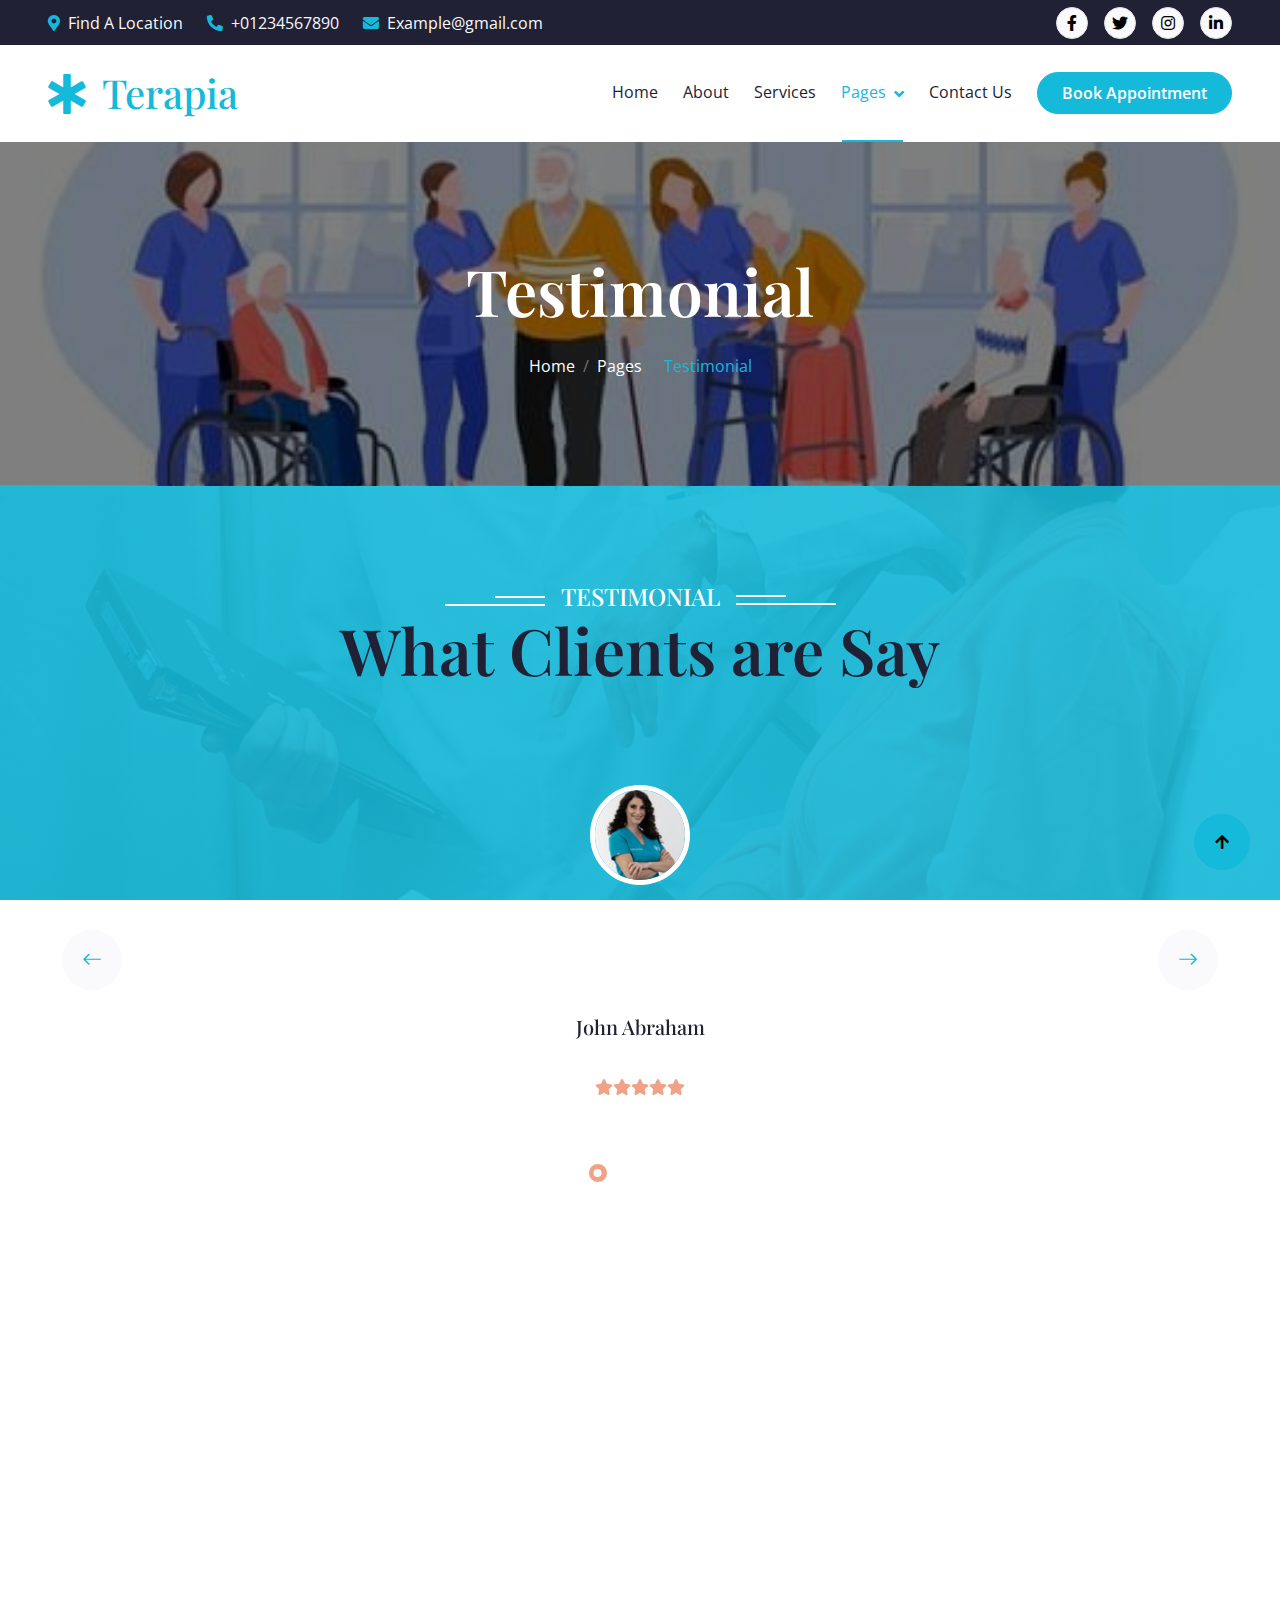
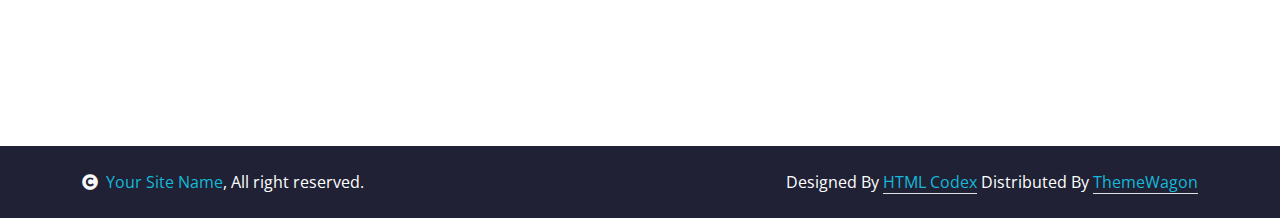
<file: Project/Assests/Templates/Main/testimonial.html>
<!DOCTYPE html>
<html lang="en">

    <head>
        <meta charset="utf-8">
        <title>Terapia - Physical Therapy Website Template</title>
        <meta content="width=device-width, initial-scale=1.0" name="viewport">
        <meta content="" name="keywords">
        <meta content="" name="description">

        <!-- Google Web Fonts -->
        <link rel="preconnect" href="https://fonts.googleapis.com">
        <link rel="preconnect" href="https://fonts.gstatic.com" crossorigin>
        <link href="https://fonts.googleapis.com/css2?family=Open+Sans:wght@400;500;600&family=Playfair+Display:wght@400;500;600&display=swap" rel="stylesheet"> 

        <!-- Icon Font Stylesheet -->
        <link rel="stylesheet" href="https://use.fontawesome.com/releases/v5.15.4/css/all.css"/>
        <link href="https://cdn.jsdelivr.net/npm/bootstrap-icons@1.4.1/font/bootstrap-icons.css" rel="stylesheet">

        <!-- Libraries Stylesheet -->
        <link href="lib/animate/animate.min.css" rel="stylesheet">
        <link href="lib/owlcarousel/assets/owl.carousel.min.css" rel="stylesheet">


        <!-- Customized Bootstrap Stylesheet -->
        <link href="css/bootstrap.min.css" rel="stylesheet">

        <!-- Template Stylesheet -->
        <link href="css/style.css" rel="stylesheet">
    </head>

    <body>

        <!-- Spinner Start -->
        <div id="spinner" class="show bg-white position-fixed translate-middle w-100 vh-100 top-50 start-50 d-flex align-items-center justify-content-center">
            <div class="spinner-border text-primary" style="width: 3rem; height: 3rem;" role="status">
                <span class="sr-only">Loading...</span>
            </div>
        </div>
        <!-- Spinner End -->


        <!-- Topbar Start -->
        <div class="container-fluid bg-dark px-5 d-none d-lg-block">
            <div class="row gx-0 align-items-center" style="height: 45px;">
                <div class="col-lg-8 text-center text-lg-start mb-lg-0">
                    <div class="d-flex flex-wrap">
                        <a href="#" class="text-light me-4"><i class="fas fa-map-marker-alt text-primary me-2"></i>Find A Location</a>
                        <a href="#" class="text-light me-4"><i class="fas fa-phone-alt text-primary me-2"></i>+01234567890</a>
                        <a href="#" class="text-light me-0"><i class="fas fa-envelope text-primary me-2"></i>Example@gmail.com</a>
                    </div>
                </div>
                <div class="col-lg-4 text-center text-lg-end">
                    <div class="d-flex align-items-center justify-content-end">
                        <a href="#" class="btn btn-light btn-square border rounded-circle nav-fill me-3"><i class="fab fa-facebook-f"></i></a>
                        <a href="#" class="btn btn-light btn-square border rounded-circle nav-fill me-3"><i class="fab fa-twitter"></i></a>
                        <a href="#" class="btn btn-light btn-square border rounded-circle nav-fill me-3"><i class="fab fa-instagram"></i></a>
                        <a href="#" class="btn btn-light btn-square border rounded-circle nav-fill me-0"><i class="fab fa-linkedin-in"></i></a>
                    </div>
                </div>
            </div>
        </div>
        <!-- Topbar End -->


        <!-- Navbar & Hero Start -->
        <div class="container-fluid position-relative p-0">
            <nav class="navbar navbar-expand-lg navbar-light bg-white px-4 px-lg-5 py-3 py-lg-0">
                <a href="index.html" class="navbar-brand p-0">
                    <h1 class="text-primary m-0"><i class="fas fa-star-of-life me-3"></i>Terapia</h1>
                    <!-- <img src="img/logo.png" alt="Logo"> -->
                </a>
                <button class="navbar-toggler" type="button" data-bs-toggle="collapse" data-bs-target="#navbarCollapse">
                    <span class="fa fa-bars"></span>
                </button>
                <div class="collapse navbar-collapse" id="navbarCollapse">
                    <div class="navbar-nav ms-auto py-0">
                        <a href="index.html" class="nav-item nav-link">Home</a>
                        <a href="about.html" class="nav-item nav-link">About</a>
                        <a href="service.html" class="nav-item nav-link">Services</a>
                        <div class="nav-item dropdown">
                            <a href="#" class="nav-link dropdown-toggle active" data-bs-toggle="dropdown">Pages</a>
                            <div class="dropdown-menu m-0">
                                <a href="appointment.html" class="dropdown-item">Appointment</a>
                                <a href="feature.html" class="dropdown-item">Features</a>
                                <a href="blog.html" class="dropdown-item">Our Blog</a>
                                <a href="team.html" class="dropdown-item">Our Team</a>
                                <a href="testimonial.html" class="dropdown-item active">Testimonial</a>
                                <a href="404.html" class="dropdown-item">404 Page</a>
                            </div>
                        </div>
                        <a href="contact.html" class="nav-item nav-link">Contact Us</a>
                    </div>
                    <a href="#" class="btn btn-primary rounded-pill text-white py-2 px-4 flex-wrap flex-sm-shrink-0">Book Appointment</a>
                </div>
            </nav>
        </div>
        <!-- Navbar End -->


        <!-- Header Start -->
        <div class="container-fluid bg-breadcrumb">
            <div class="container text-center py-5" style="max-width: 900px;">
                <h3 class="text-white display-3 mb-4 wow fadeInDown" data-wow-delay="0.1s">Testimonial</h1>
                <ol class="breadcrumb justify-content-center mb-0 wow fadeInDown" data-wow-delay="0.3s">
                    <li class="breadcrumb-item"><a href="index.html">Home</a></li>
                    <li class="breadcrumb-item"><a href="#">Pages</a></li>
                    <li class="breadcrumb-item active text-primary">Testimonial</li>
                </ol>    
            </div>
        </div>
        <!-- Header End -->


        <!-- Testimonial Start -->
        <div class="container-fluid testimonial py-5 wow zoomInDown" data-wow-delay="0.1s">
            <div class="container py-5">
                <div class="section-title mb-5">
                    <div class="sub-style">
                        <h4 class="sub-title text-white px-3 mb-0">Testimonial</h4>
                    </div>
                    <h1 class="display-3 mb-4">What Clients are Say</h1>
                </div>
                <div class="testimonial-carousel owl-carousel">
                    <div class="testimonial-item">
                        <div class="testimonial-inner p-5">
                            <div class="testimonial-inner-img mb-4">
                                <img src="img/testimonial-img.jpg" class="img-fluid rounded-circle" alt="">
                            </div>
                            <p class="text-white fs-7">Lorem ipsum dolor, sit amet consectetur adipisicing elit. Asperiores nemo facilis tempora esse explicabo sed! Dignissimos quia ullam pariatur blanditiis sed voluptatum. Totam aut quidem laudantium tempora. Minima, saepe earum!
                            </p>
                            <div class="text-center">
                                <h5 class="mb-2">John Abraham</h5>
                                <p class="mb-2 text-white-50">New York, USA</p>
                                <div class="d-flex justify-content-center">
                                    <i class="fas fa-star text-secondary"></i>
                                    <i class="fas fa-star text-secondary"></i>
                                    <i class="fas fa-star text-secondary"></i>
                                    <i class="fas fa-star text-secondary"></i>
                                    <i class="fas fa-star text-secondary"></i>
                                </div>
                            </div>
                        </div>
                    </div>
                    <div class="testimonial-item">
                        <div class="testimonial-inner p-5">
                            <div class="testimonial-inner-img mb-4">
                                <img src="img/testimonial-img.jpg" class="img-fluid rounded-circle" alt="">
                            </div>
                            <p class="text-white fs-7">Lorem ipsum dolor, sit amet consectetur adipisicing elit. Asperiores nemo facilis tempora esse explicabo sed! Dignissimos quia ullam pariatur blanditiis sed voluptatum. Totam aut quidem laudantium tempora. Minima, saepe earum!
                            </p>
                            <div class="text-center">
                                <h5 class="mb-2">John Abraham</h5>
                                <p class="mb-2 text-white-50">New York, USA</p>
                                <div class="d-flex justify-content-center">
                                    <i class="fas fa-star text-secondary"></i>
                                    <i class="fas fa-star text-secondary"></i>
                                    <i class="fas fa-star text-secondary"></i>
                                    <i class="fas fa-star text-secondary"></i>
                                    <i class="fas fa-star text-secondary"></i>
                                </div>
                            </div>
                        </div>
                    </div>
                    <div class="testimonial-item">
                        <div class="testimonial-inner p-5">
                            <div class="testimonial-inner-img mb-4">
                                <img src="img/testimonial-img.jpg" class="img-fluid rounded-circle" alt="">
                            </div>
                            <p class="text-white fs-7">Lorem ipsum dolor, sit amet consectetur adipisicing elit. Asperiores nemo facilis tempora esse explicabo sed! Dignissimos quia ullam pariatur blanditiis sed voluptatum. Totam aut quidem laudantium tempora. Minima, saepe earum!
                            </p>
                            <div class="text-center">
                                <h5 class="mb-2">John Abraham</h5>
                                <p class="mb-2 text-white-50">New York, USA</p>
                                <div class="d-flex justify-content-center">
                                    <i class="fas fa-star text-secondary"></i>
                                    <i class="fas fa-star text-secondary"></i>
                                    <i class="fas fa-star text-secondary"></i>
                                    <i class="fas fa-star text-secondary"></i>
                                    <i class="fas fa-star text-secondary"></i>
                                </div>
                            </div>
                        </div>
                    </div>
                </div>
            </div>
        </div>
        <!-- Testimonial End -->


        <!-- Footer Start -->
        <div class="container-fluid footer py-5 wow fadeIn" data-wow-delay="0.2s">
            <div class="container py-5">
                <div class="row g-5">
                    <div class="col-md-6 col-lg-6 col-xl-3">
                        <div class="footer-item d-flex flex-column">
                            <h4 class="text-white mb-4"><i class="fas fa-star-of-life me-3"></i>Terapia</h4>
                            <p>Lorem ipsum dolor sit amet consectetur adipisicing elit. Delectus dolorem impedit eos autem dolores laudantium quia, qui similique
                            </p>
                            <div class="d-flex align-items-center">
                                <i class="fas fa-share fa-2x text-white me-2"></i>
                                <a class="btn-square btn btn-primary text-white rounded-circle mx-1" href=""><i class="fab fa-facebook-f"></i></a>
                                <a class="btn-square btn btn-primary text-white rounded-circle mx-1" href=""><i class="fab fa-twitter"></i></a>
                                <a class="btn-square btn btn-primary text-white rounded-circle mx-1" href=""><i class="fab fa-instagram"></i></a>
                                <a class="btn-square btn btn-primary text-white rounded-circle mx-1" href=""><i class="fab fa-linkedin-in"></i></a>
                            </div>
                        </div>
                    </div>
                    <div class="col-md-6 col-lg-6 col-xl-3">
                        <div class="footer-item d-flex flex-column">
                            <h4 class="mb-4 text-white">Quick Links</h4>
                            <a href=""><i class="fas fa-angle-right me-2"></i> About Us</a>
                            <a href=""><i class="fas fa-angle-right me-2"></i> Contact Us</a>
                            <a href=""><i class="fas fa-angle-right me-2"></i> Privacy Policy</a>
                            <a href=""><i class="fas fa-angle-right me-2"></i> Terms & Conditions</a>
                            <a href=""><i class="fas fa-angle-right me-2"></i> Our Blog & News</a>
                            <a href=""><i class="fas fa-angle-right me-2"></i> Our Team</a>
                        </div>
                    </div>
                    <div class="col-md-6 col-lg-6 col-xl-3">
                        <div class="footer-item d-flex flex-column">
                            <h4 class="mb-4 text-white">Terapia Services</h4>
                            <a href=""><i class="fas fa-angle-right me-2"></i> All Services</a>
                            <a href=""><i class="fas fa-angle-right me-2"></i> Physiotherapy</a>
                            <a href=""><i class="fas fa-angle-right me-2"></i> Diagnostics</a>
                            <a href=""><i class="fas fa-angle-right me-2"></i> Manual Therapy</a>
                            <a href=""><i class="fas fa-angle-right me-2"></i> Massage Therapy</a>
                            <a href=""><i class="fas fa-angle-right me-2"></i> Rehabilitation</a>
                        </div>
                    </div>
                    <div class="col-md-6 col-lg-6 col-xl-3">
                        <div class="footer-item d-flex flex-column">
                            <h4 class="mb-4 text-white">Contact Info</h4>
                            <a href=""><i class="fa fa-map-marker-alt me-2"></i> 123 Street, New York, USA</a>
                            <a href=""><i class="fas fa-envelope me-2"></i> info@example.com</a>
                            <a href=""><i class="fas fa-envelope me-2"></i> info@example.com</a>
                            <a href=""><i class="fas fa-phone me-2"></i> +012 345 67890</a>
                            <a href="" class="mb-3"><i class="fas fa-print me-2"></i> +012 345 67890</a>
                        </div>
                    </div>
                </div>
            </div>
        </div>
        <!-- Footer End -->
        
        <!-- Copyright Start -->
        <div class="container-fluid copyright py-4">
            <div class="container">
                <div class="row g-4 align-items-center">
                    <div class="col-md-6 text-center text-md-start mb-md-0">
                        <span class="text-white"><a href="#"><i class="fas fa-copyright text-light me-2"></i>Your Site Name</a>, All right reserved.</span>
                    </div>
                    <div class="col-md-6 text-center text-md-end text-white">
                        <!--/*** This template is free as long as you keep the below author’s credit link/attribution link/backlink. ***/-->
                        <!--/*** If you'd like to use the template without the below author’s credit link/attribution link/backlink, ***/-->
                        <!--/*** you can purchase the Credit Removal License from "https://htmlcodex.com/credit-removal". ***/-->
                        Designed By <a class="border-bottom" href="https://htmlcodex.com">HTML Codex</a> Distributed By <a class="border-bottom" href="https://themewagon.com">ThemeWagon</a>
                    </div>
                </div>
            </div>
        </div>
        <!-- Copyright End -->

        <!-- Back to Top -->
        <a href="#" class="btn btn-primary btn-lg-square back-to-top"><i class="fa fa-arrow-up"></i></a>   

        
        <!-- JavaScript Libraries -->
        <script src="https://ajax.googleapis.com/ajax/libs/jquery/3.6.4/jquery.min.js"></script>
        <script src="https://cdn.jsdelivr.net/npm/bootstrap@5.0.0/dist/js/bootstrap.bundle.min.js"></script>
        <script src="lib/wow/wow.min.js"></script>
        <script src="lib/easing/easing.min.js"></script>
        <script src="lib/waypoints/waypoints.min.js"></script>
        <script src="lib/owlcarousel/owl.carousel.min.js"></script>
        

        <!-- Template Javascript -->
        <script src="js/main.js"></script>
        
    </body>

</html>
</file>
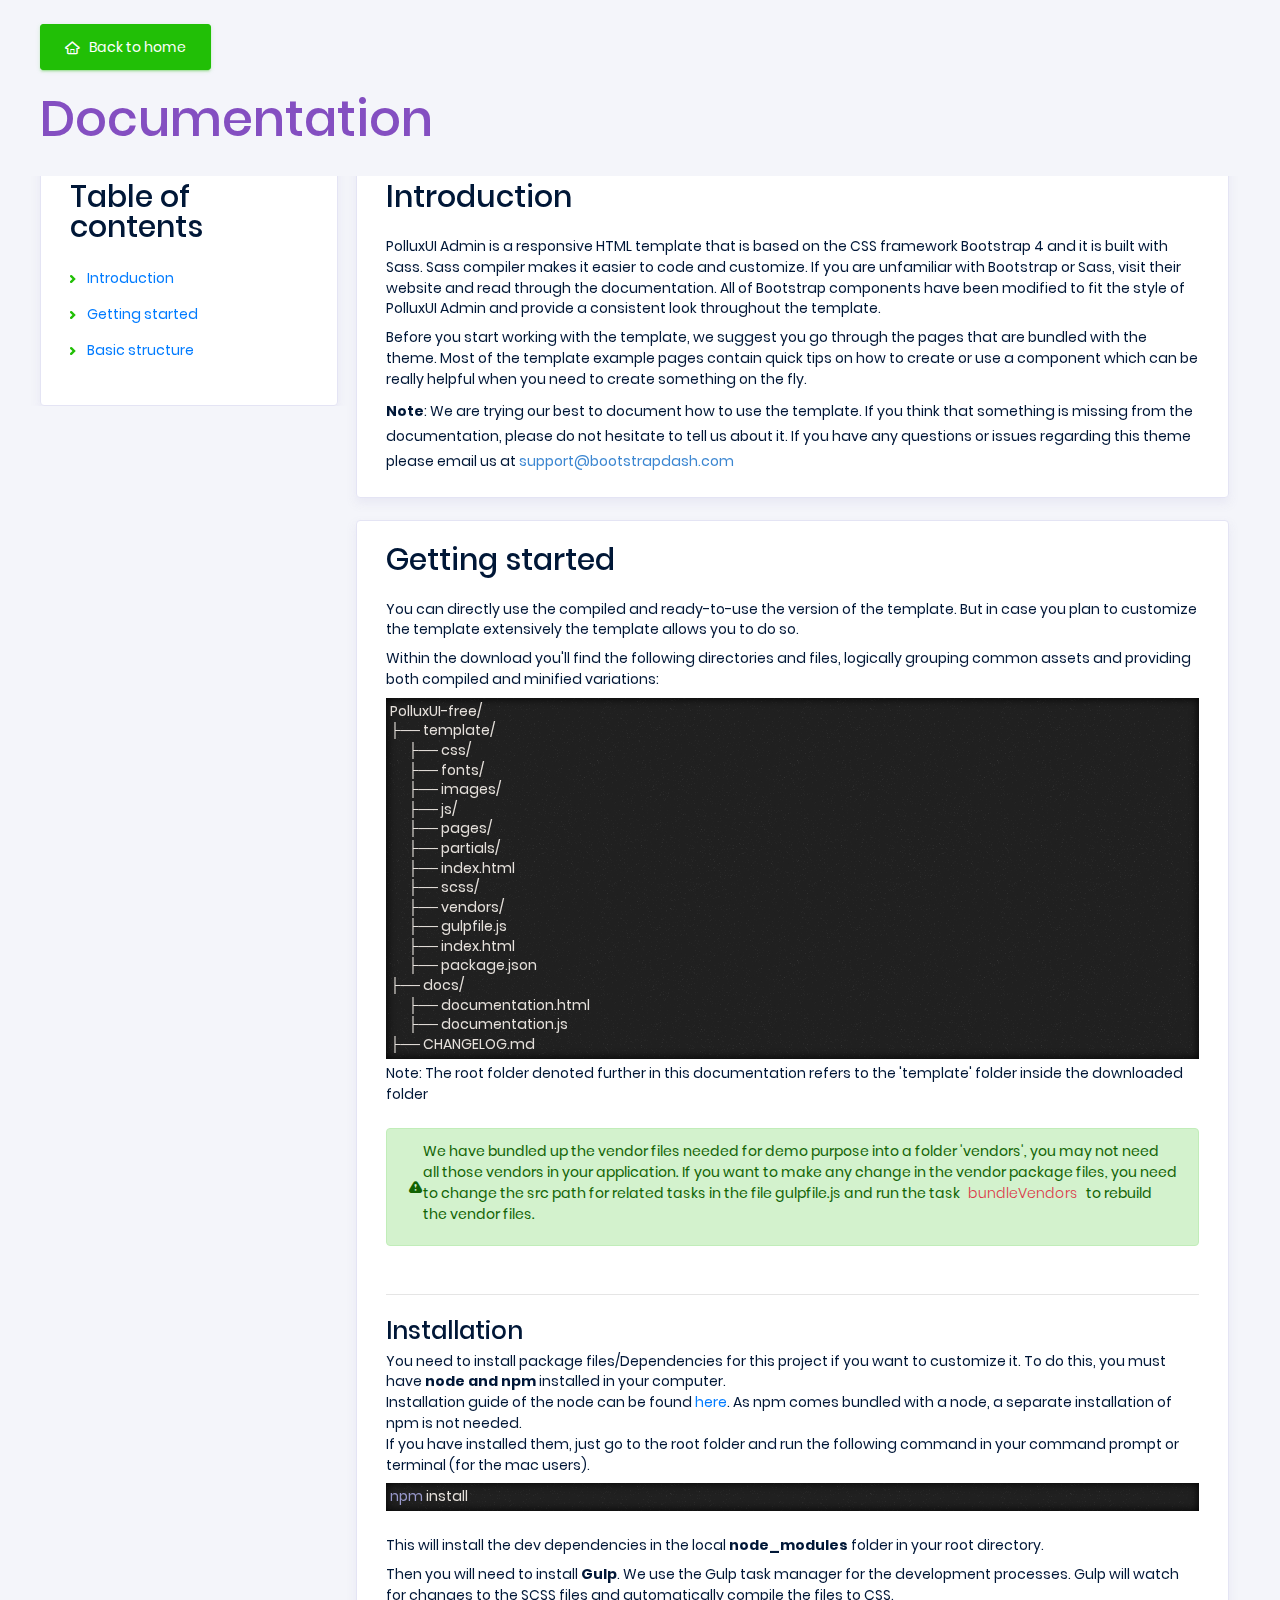
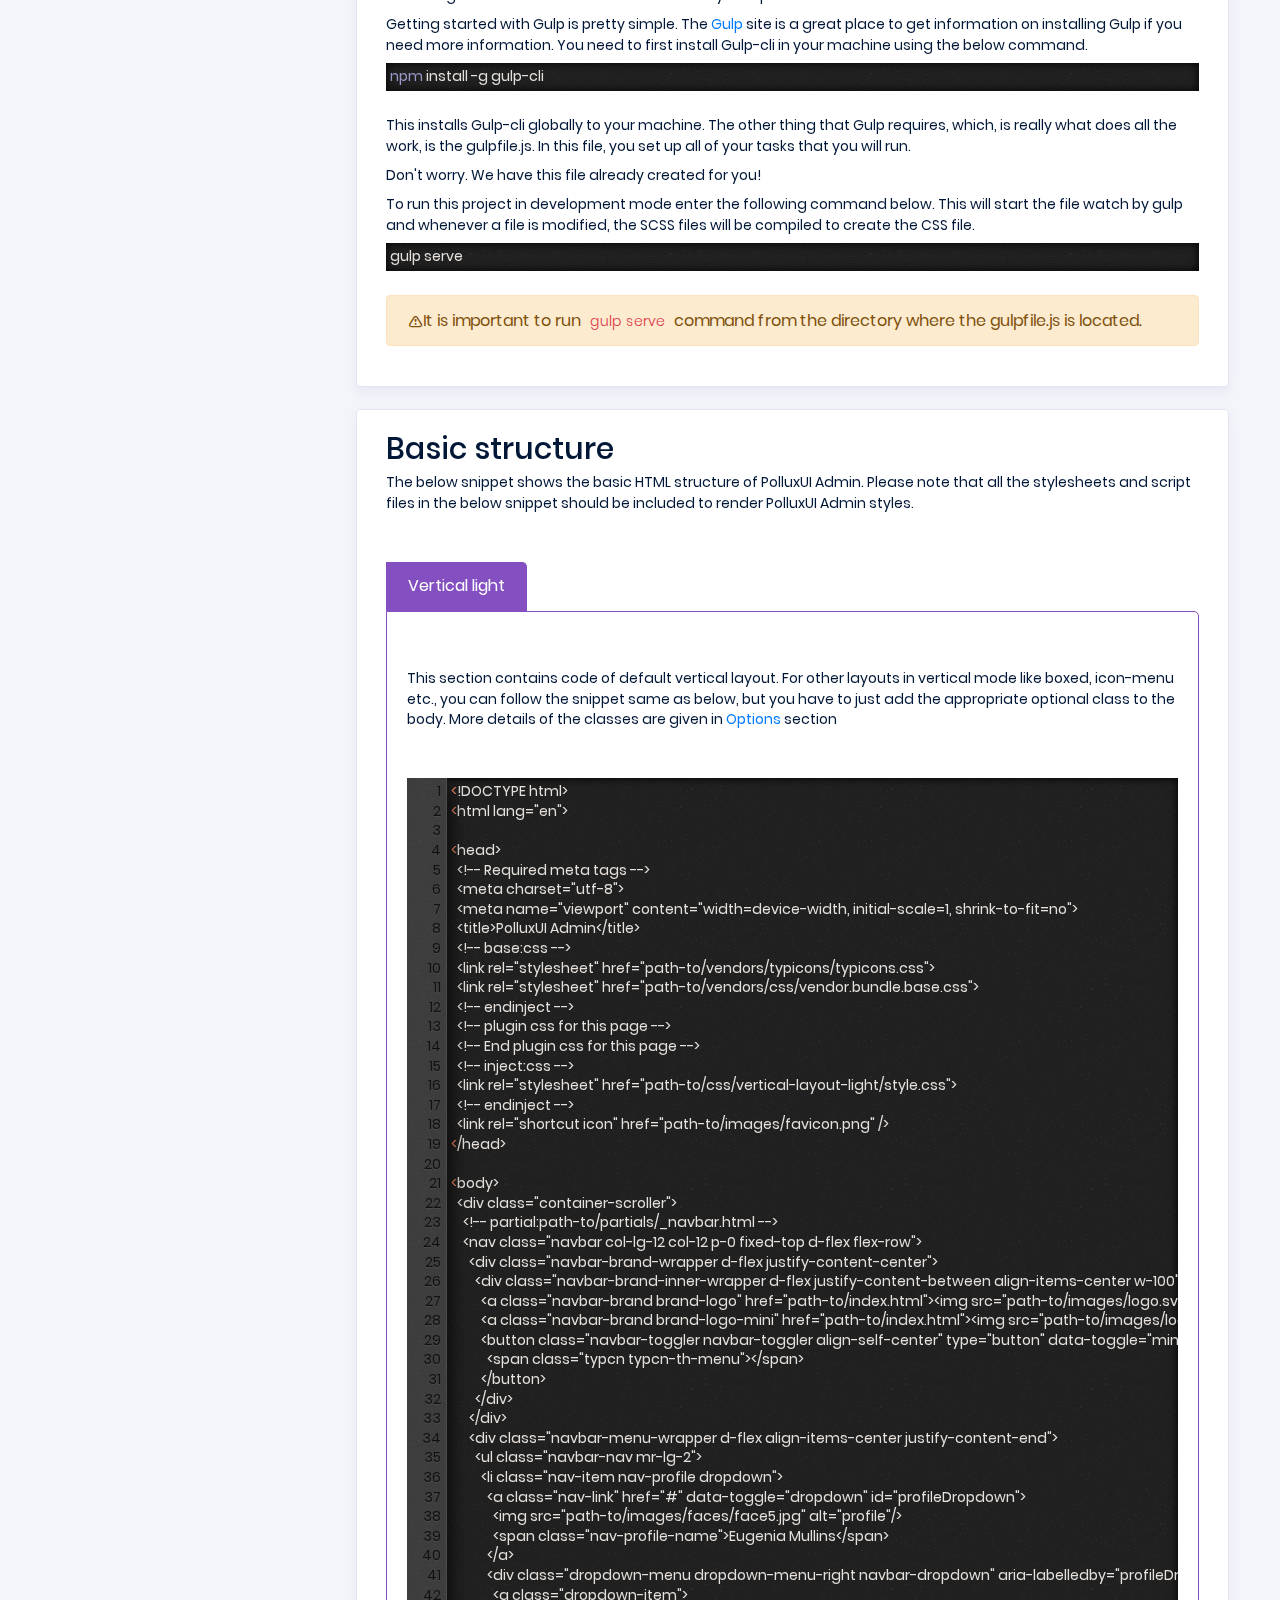
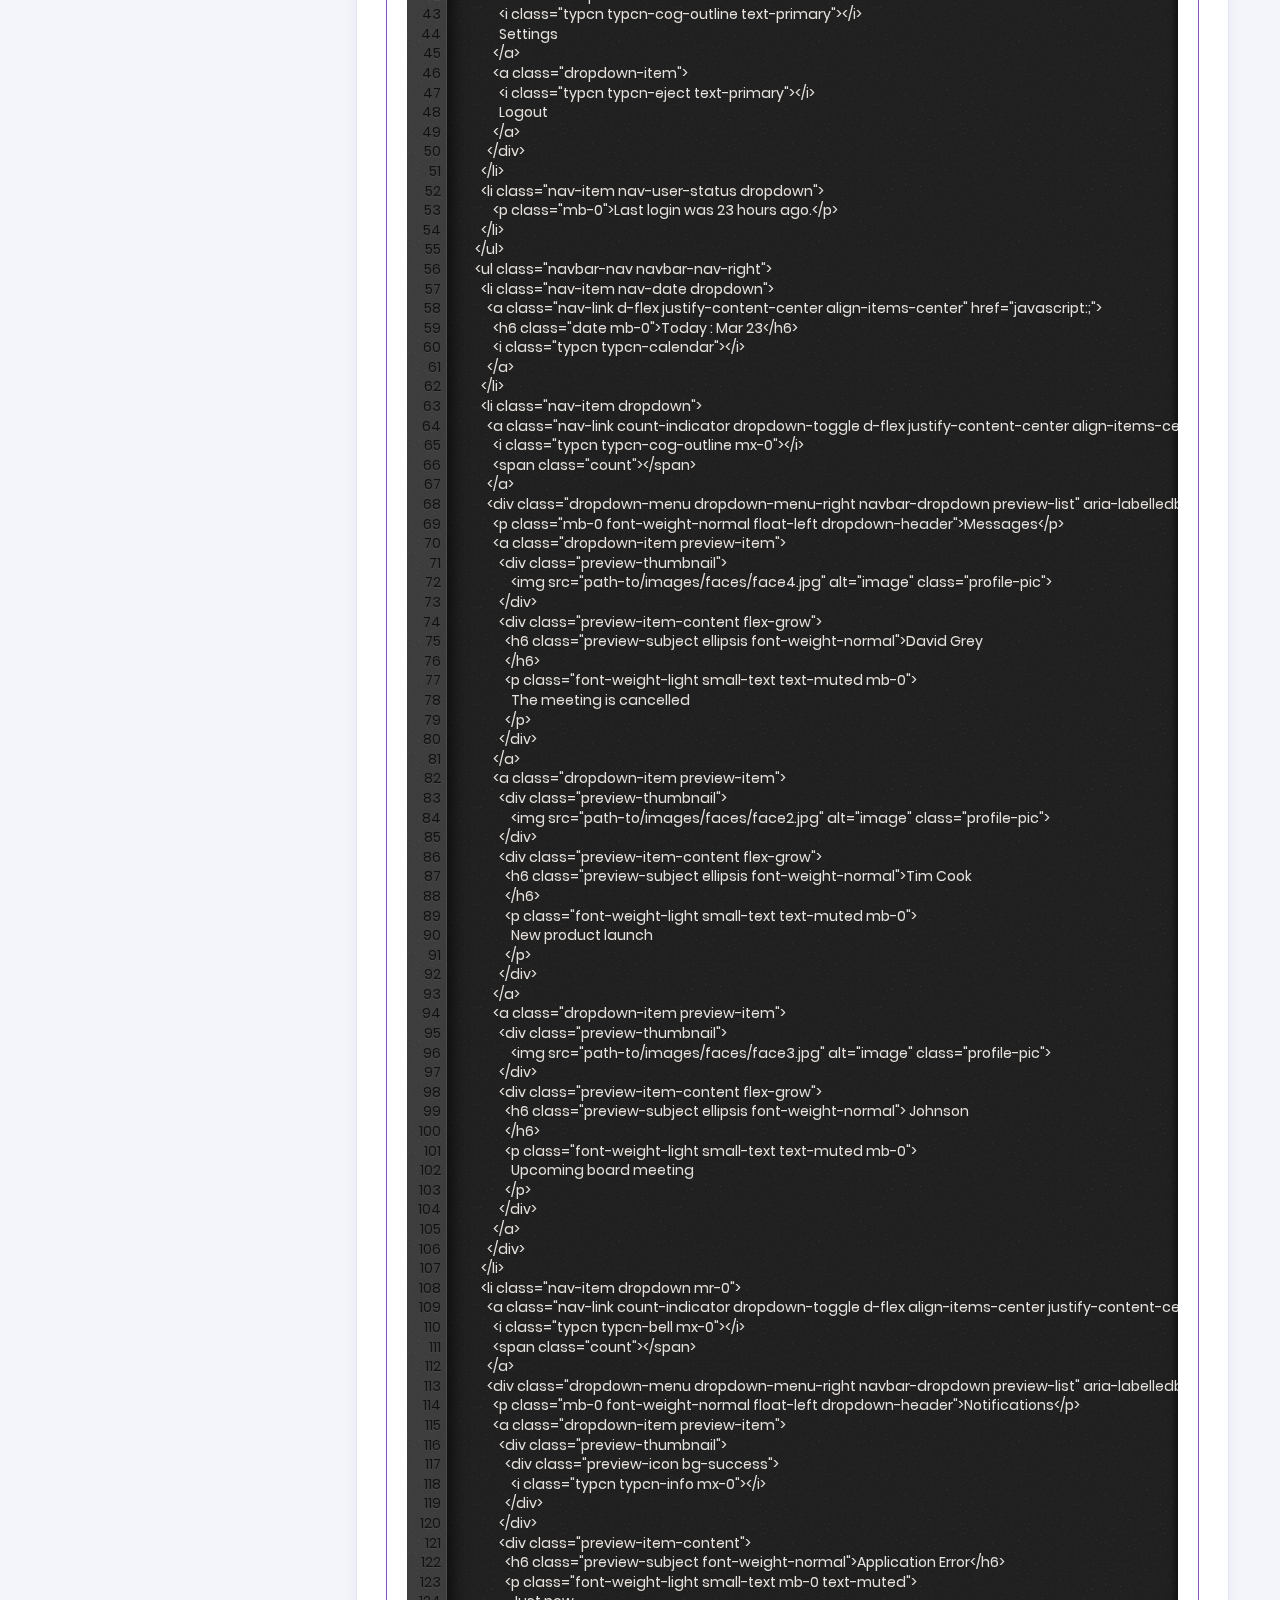
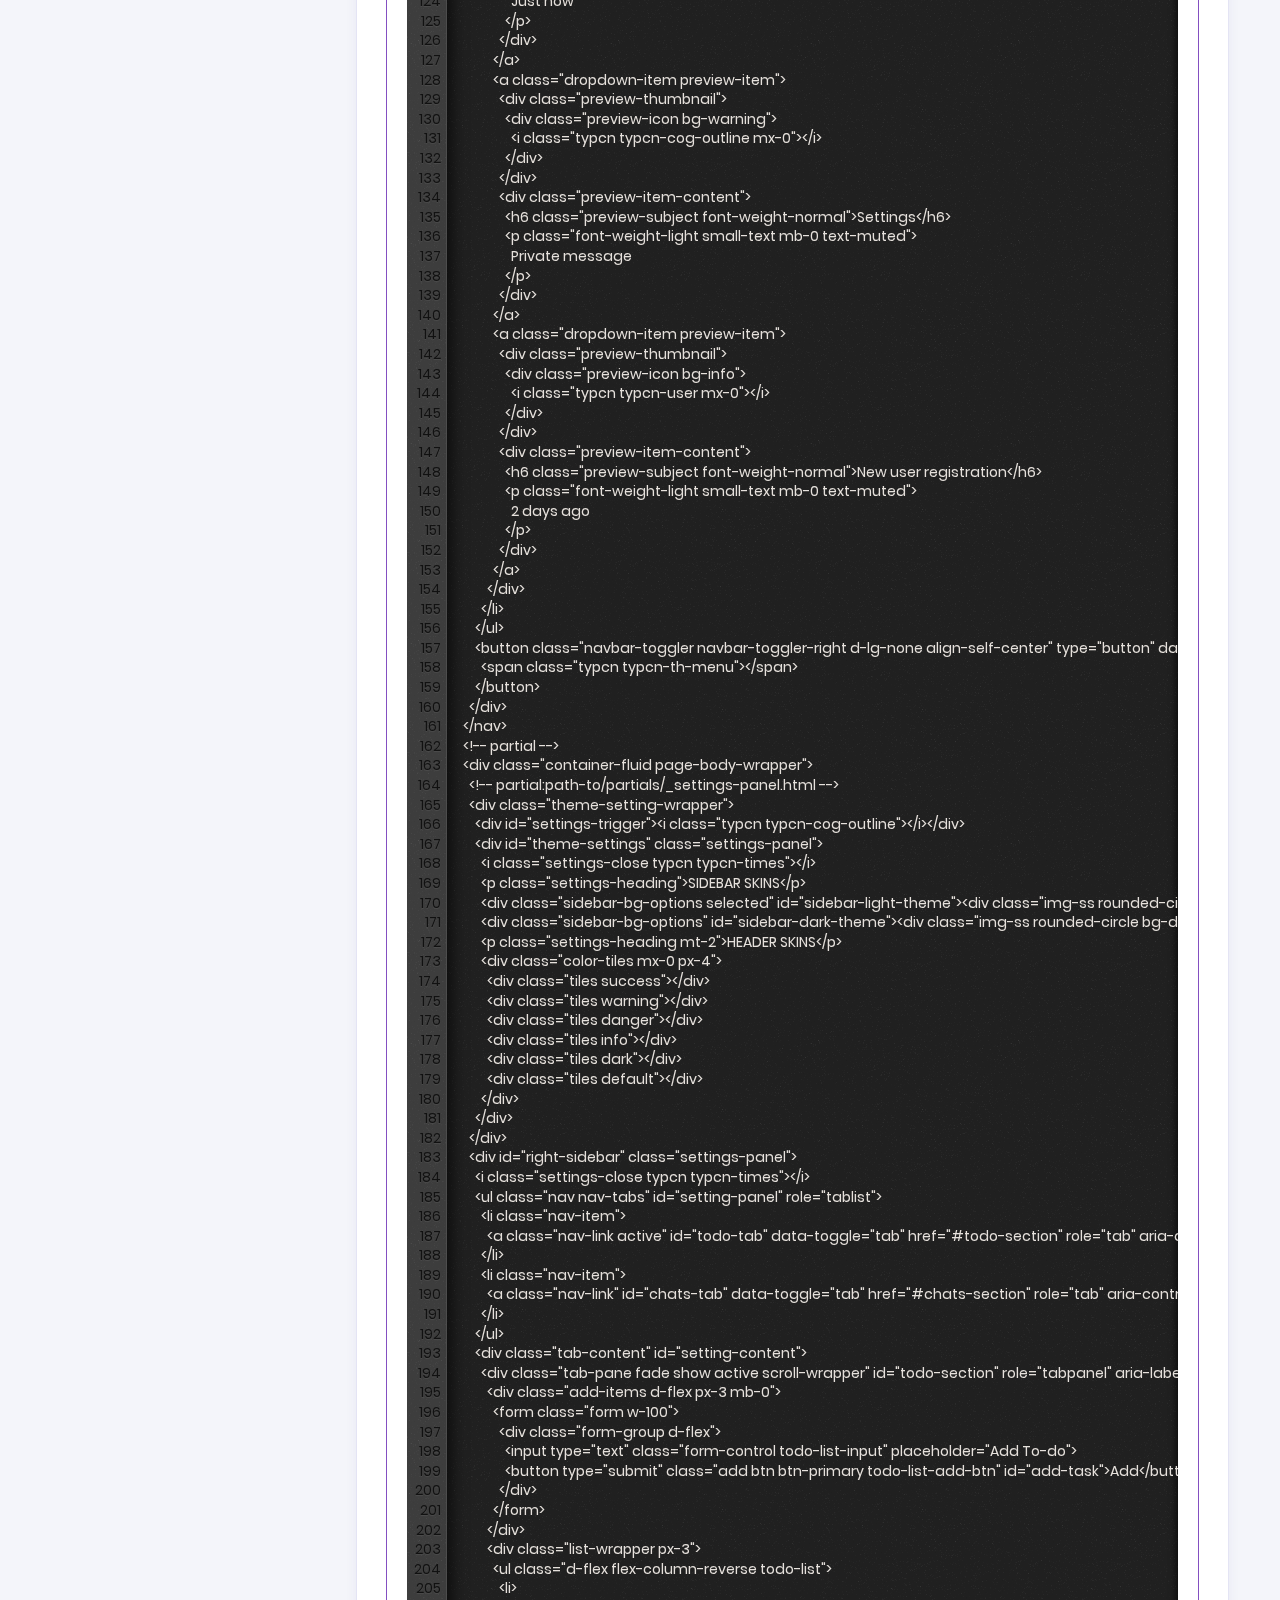
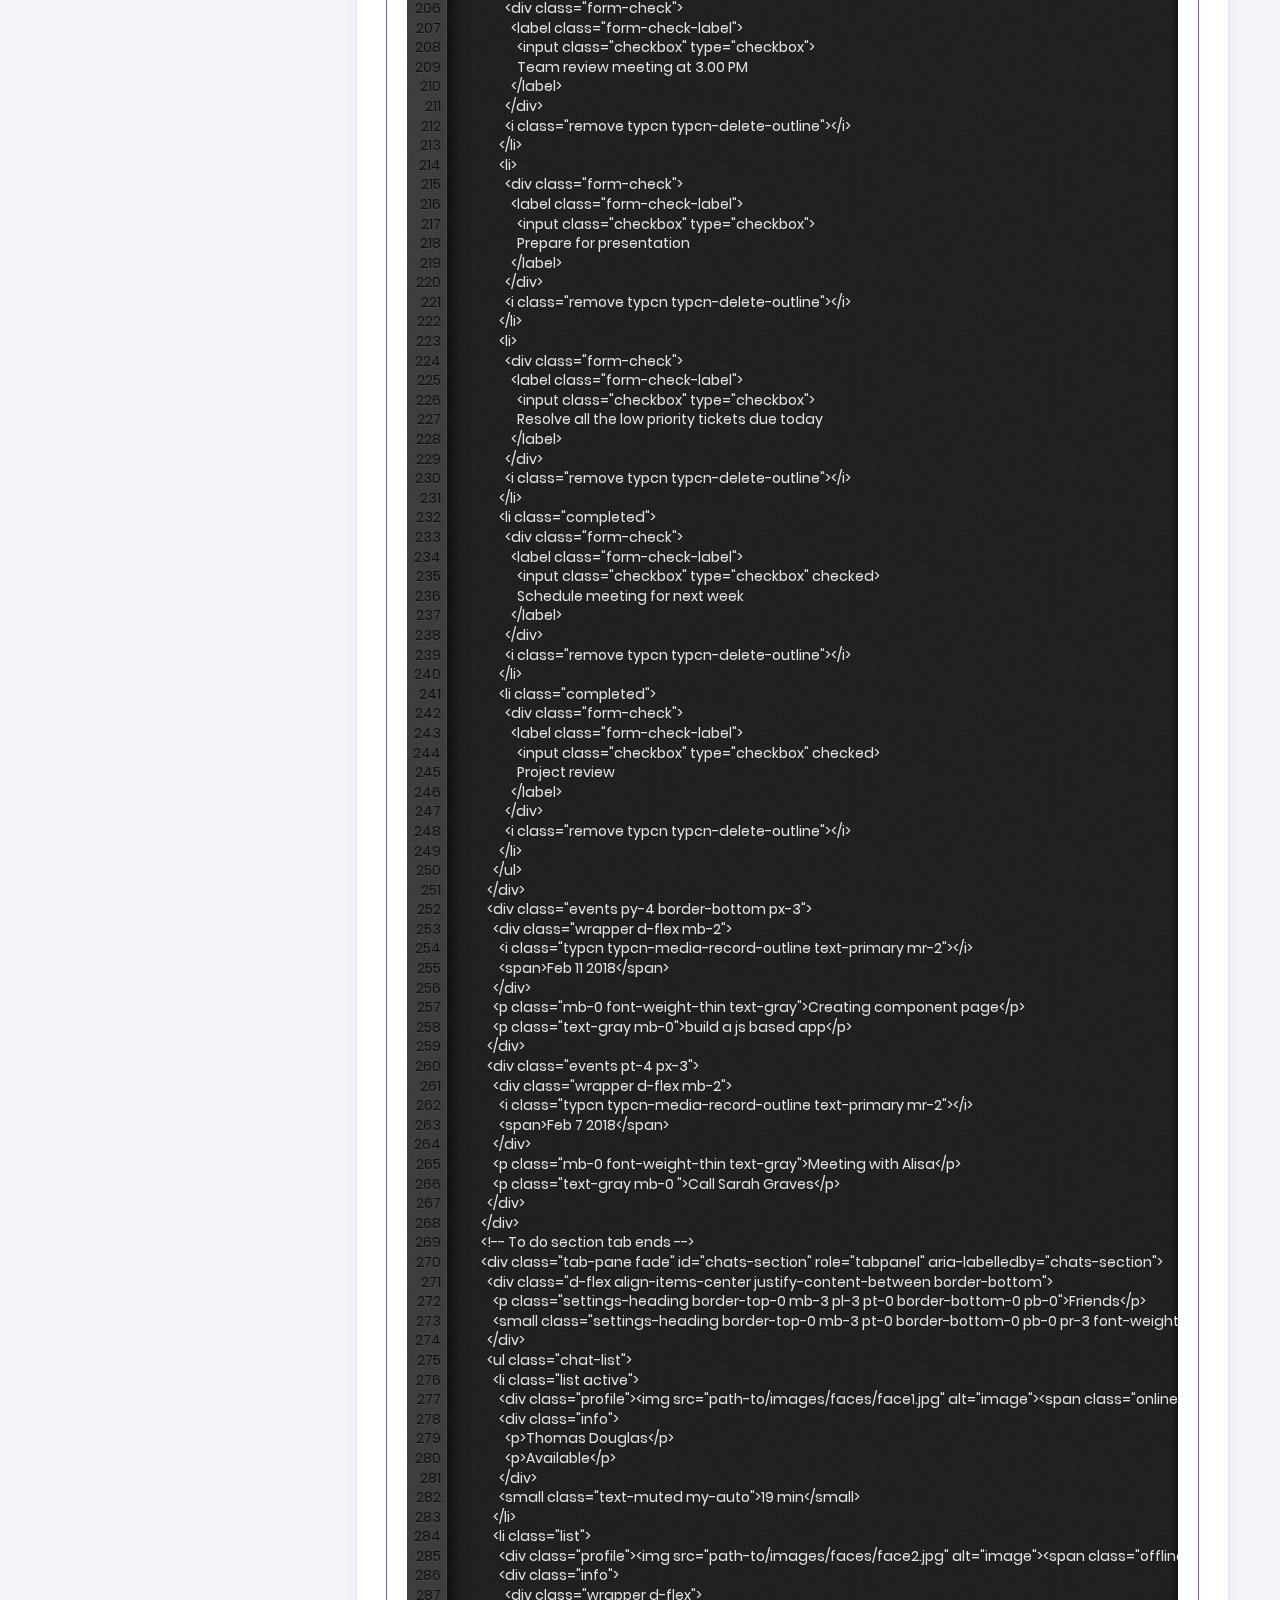
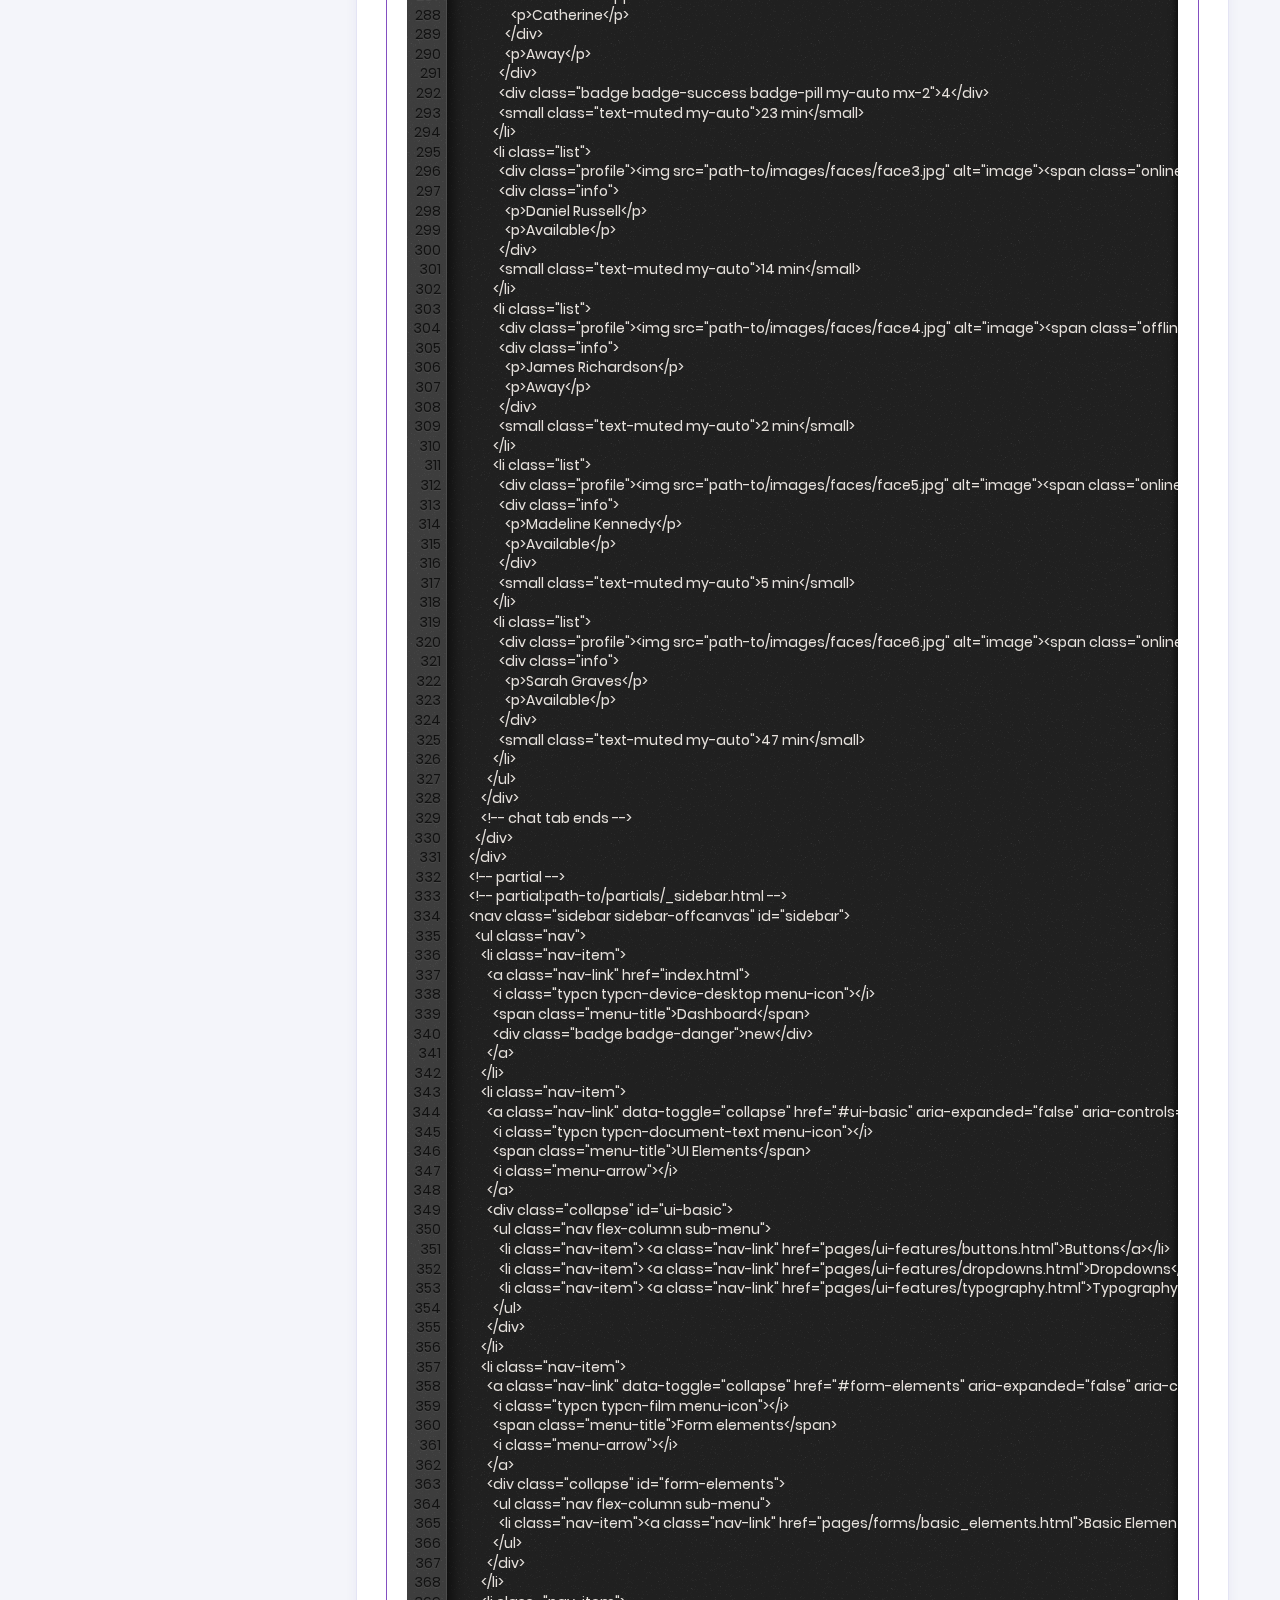
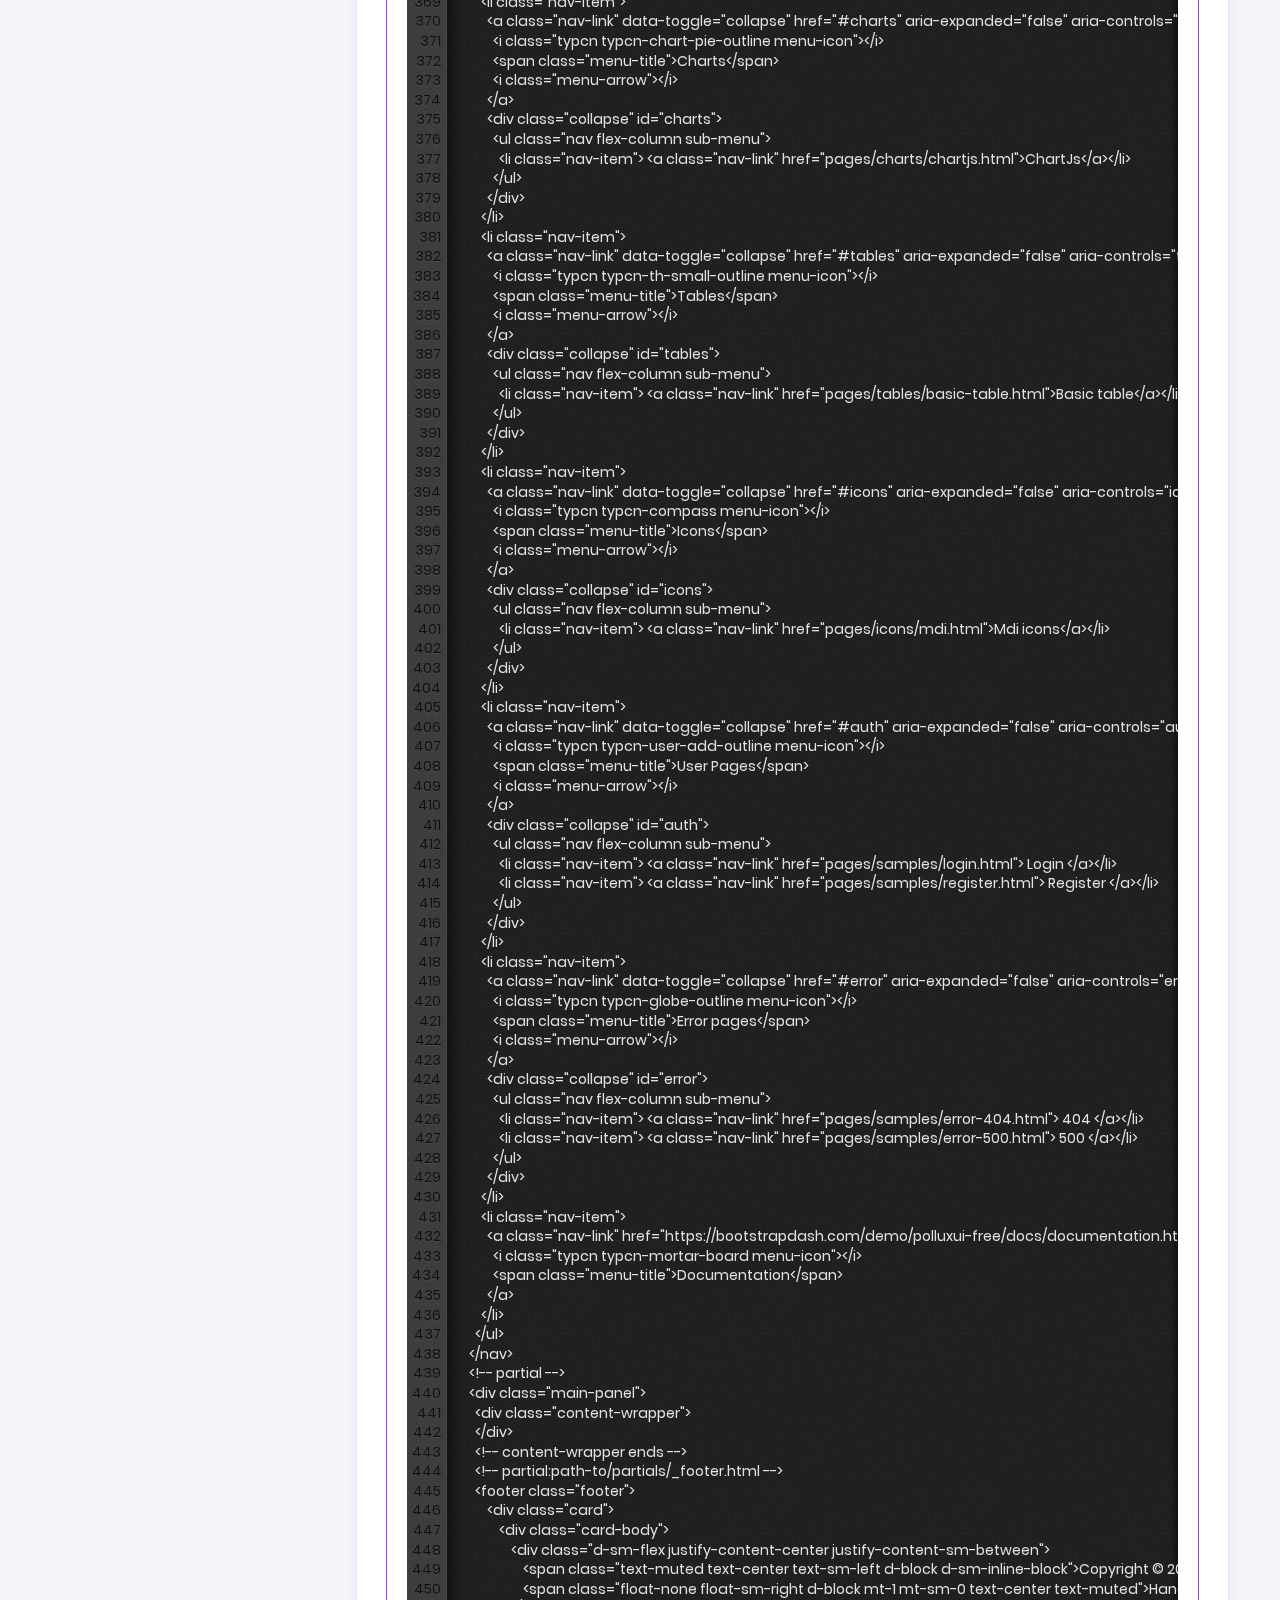
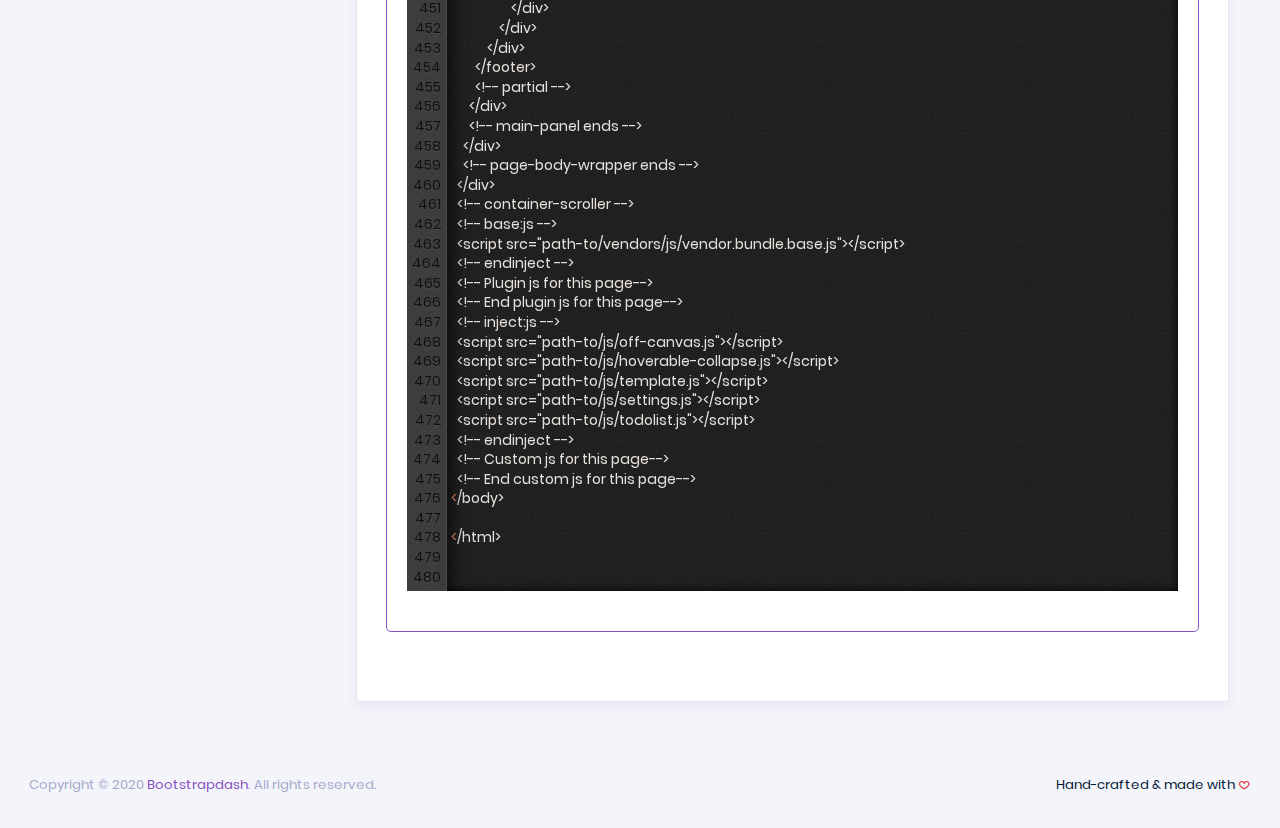
<file: Project/Assests/Templates/Admin/polluxui-free-admin-template-1.0.0/docs/documentation.html>
<!DOCTYPE html>
<html lang="en">

<head>
  <!-- Required meta tags -->
  <meta charset="utf-8">
  <meta name="viewport" content="width=device-width, initial-scale=1, shrink-to-fit=no">
  <title>PolluxUI Admin Dashboard</title>
  <!-- base:css -->
  <link rel="stylesheet" href="../template/vendors/mdi/css/materialdesignicons.min.css">
  <link rel="stylesheet" href="../template/vendors/css/vendor.bundle.base.css">
  <!-- endinject -->
  <!-- plugin css for this page -->
  <link rel="stylesheet" href="../template/vendors/typicons/typicons.css">
  <link rel="stylesheet" href="../template/vendors/codemirror/codemirror.css">
  <link rel="stylesheet" href="../template/vendors/codemirror/ambiance.css">
  <link rel="stylesheet" href="../template/vendors/codemirror/ambiance.css">
  <link rel="stylesheet" href="../template/vendors/pwstabs/jquery.pwstabs.min.css">

  <!-- End plugin css for this page -->
  <!-- inject:css -->
  <link rel="stylesheet" href="../template/css/vertical-layout-light/style.css">
  <!-- endinject -->
  <link rel="shortcut icon" href="../template/images/favicon.png" />
</head>

<body>
  <div class="container-scroller">
    <div class="container-fluid page-body-wrapper full-page-wrapper">
      <div class="main-panel w-100  documentation">
        <div class="content-wrapper">
          <div class="container-fluid">
            <div class="row">
              <div class="col-12 doc-header">
                <a class="btn btn-success" href="../template/index.html"><i class="typcn typcn-home-outline mr-2"></i>Back to home</a>
                <h1 class="text-primary mt-4">Documentation</h1>
              </div>
            </div>
            <div class="row doc-content">
              <div class="col-12 col-md-3 grid-margin doc-table-contents">
                <div class="card">
                  <div class="card-body">
                    <h3 class="mb-4">Table of contents</h3>
                    <ul class="list-arrow">
                      <li>
                        <a href="#doc-intro">Introduction</a>
                      </li>
                      <li>
                        <a href="#doc-started">Getting started</a>
                      </li>
                      <li>
                        <a href="#doc-structure">Basic structure</a>
                      </li>
                    </ul>
                  </div>
                </div>
              </div>
              <div class="col-12 col-md-9 offset-md-3 grid-margin">
                <div class="col-12 grid-margin" id="doc-intro">
                    <div class="card">
                        <div class="card-body">
                            <h3 class="mb-4">Introduction</h3>
                            <p>PolluxUI Admin is a responsive HTML template that is based on the CSS framework Bootstrap 4 and it is built with Sass. Sass compiler makes it easier to code and customize. If you are unfamiliar with Bootstrap or Sass, visit their
                                website and read through the documentation. All of Bootstrap components have been modified to fit the style of PolluxUI Admin and provide a consistent look throughout the template.</p>
                            <p>Before you start working with the template, we suggest you go through the pages that are bundled with the theme. Most of the template example pages contain quick tips on how to create or use a component which can
                                be really helpful when you need to create something on the fly.</p>
                            <p class="d-inline"><strong>Note</strong>: We are trying our best to document how to use the template. If you think that something is missing from the documentation, please do not hesitate to tell us about it. If you have any questions or issues regarding this theme please email us at <a class="d-inline text-info" href="mailto:support@bootstrapdash.com">support@bootstrapdash.com</a></p>
                        </div>
                    </div>
                </div>
                <div class="col-12 grid-margin" id="doc-started">
                    <div class="card">
                        <div class="card-body">
                            <h3 class="mb-4">Getting started</h3>
                            <p>You can directly use the compiled and ready-to-use the version of the template. But in case you plan to customize the template extensively the template allows you to do so.</p>
                            <p>Within the download you'll find the following directories and files, logically grouping common assets and providing both compiled and minified variations:</p>
                            <textarea class="shell-mode">
PolluxUI-free/
├── template/
      ├── css/
      ├── fonts/
      ├── images/
      ├── js/
      ├── pages/
      ├── partials/
      ├── index.html
      ├── scss/
      ├── vendors/
      ├── gulpfile.js
      ├── index.html
      ├── package.json                           
├── docs/
      ├── documentation.html
      ├── documentation.js
├── CHANGELOG.md</textarea>
                            <p class="mt-1">Note: The root folder denoted further in this documentation refers to the 'template' folder inside the downloaded folder</p>
                            <div class="alert alert-success mt-4 d-flex align-items-center" role="alert">
                              <i class="typcn typcn-warning"></i>
                              <p>We have bundled up the vendor files needed for demo purpose into a folder 'vendors', you may not need all those vendors in your application.  If you want to make any change in the vendor package files, you need to change the src path for related tasks in the file gulpfile.js and run the task <code>bundleVendors</code> to rebuild the vendor files.</p>
                            </div>
                            <hr class="mt-5">
                            <h4 class="mt-4">Installation</h4>
                            <p class="mb-0">
                              You need to install package files/Dependencies for this project if you want to customize it. To do this, you must have <span class="font-weight-bold">node and npm</span> installed in your computer.
                            </p>
                            <p class="mb-0">Installation guide of the node can be found <a href="https://nodejs.org/en/">here</a>. As npm comes bundled with a node, a separate installation of npm is not needed.</p>
                            <p>
                                If you have installed them, just go to the root folder and run the following command in your command prompt or terminal (for the mac users).
                            </p>
                            <textarea class="shell-mode">
npm install</textarea>
                            <p class="mt-4">
                              This will install the dev dependencies in the local <span class="font-weight-bold">node_modules</span> folder in your root directory.
                            </p>
                            <p class="mt-2">
                              Then you will need to install <span class="font-weight-bold">Gulp</span>. We use the Gulp task manager for the development processes. Gulp will watch for changes to the SCSS files and automatically compile the files to CSS.
                            </p>
                            <p>Getting started with Gulp is pretty simple. The <a href="https://gulpjs.com/" target="_blank">Gulp</a> site is a great place to get information on installing Gulp if you need more information. You need to first install Gulp-cli in your machine using the below command.</p>
                            <textarea class="shell-mode">
npm install -g gulp-cli</textarea>
                            <p class="mt-4">This installs Gulp-cli globally to your machine. The other thing that Gulp requires, which, is really what does all the work, is the gulpfile.js. In this file, you set up all of your tasks that you will run.</p>
                            <p>Don't worry. We have this file already created for you!</p>
                            <p>To run this project in development mode enter the following command below. This will start the file watch by gulp and whenever a file is modified, the SCSS files will be compiled to create the CSS file.</p>
<textarea class="shell-mode">
gulp serve</textarea>           
                            <div class="alert alert-warning mt-4" role="alert">
                              <i class="typcn typcn-warning-outline"></i>It is important to run <code>gulp serve</code> command from the directory where the gulpfile.js is located.
                            </div>
                        </div>
                    </div>
                </div>
                <div class="col-12 grid-margin" id="doc-structure">
                  <div class="card">
                      <div class="card-body">
                            <h3>Basic structure</h3>
                            <p class="mb-5">
                              The below snippet shows the basic HTML structure of PolluxUI Admin.
                              Please note that all the stylesheets and script files in the below snippet should be included to render PolluxUI Admin styles.
                            </p>
                            <div class="demo-tabs">
                                <div data-pws-tab="vertical light" data-pws-tab-name="Vertical light">
                                  <p class="mb-5">This section contains code of default vertical layout. For other layouts in vertical mode like boxed, icon-menu etc., you can follow the snippet same as below, but you have to just add the appropriate optional class to the body. More details of the classes are given in <a href="#doc-options">Options</a> section</p>
<textarea class="multiple-codes mt-5">
<!DOCTYPE html>
<html lang="en">

<head>
  <!-- Required meta tags -->
  <meta charset="utf-8">
  <meta name="viewport" content="width=device-width, initial-scale=1, shrink-to-fit=no">
  <title>PolluxUI Admin</title>
  <!-- base:css -->
  <link rel="stylesheet" href="path-to/vendors/typicons/typicons.css">
  <link rel="stylesheet" href="path-to/vendors/css/vendor.bundle.base.css">
  <!-- endinject -->
  <!-- plugin css for this page -->
  <!-- End plugin css for this page -->
  <!-- inject:css -->
  <link rel="stylesheet" href="path-to/css/vertical-layout-light/style.css">
  <!-- endinject -->
  <link rel="shortcut icon" href="path-to/images/favicon.png" />
</head>

<body>
  <div class="container-scroller">
    <!-- partial:path-to/partials/_navbar.html -->
    <nav class="navbar col-lg-12 col-12 p-0 fixed-top d-flex flex-row">
      <div class="navbar-brand-wrapper d-flex justify-content-center">
        <div class="navbar-brand-inner-wrapper d-flex justify-content-between align-items-center w-100">
          <a class="navbar-brand brand-logo" href="path-to/index.html"><img src="path-to/images/logo.svg" alt="logo"/></a>
          <a class="navbar-brand brand-logo-mini" href="path-to/index.html"><img src="path-to/images/logo-mini.svg" alt="logo"/></a>
          <button class="navbar-toggler navbar-toggler align-self-center" type="button" data-toggle="minimize">
            <span class="typcn typcn-th-menu"></span>
          </button>
        </div>
      </div>
      <div class="navbar-menu-wrapper d-flex align-items-center justify-content-end">
        <ul class="navbar-nav mr-lg-2">
          <li class="nav-item nav-profile dropdown">
            <a class="nav-link" href="#" data-toggle="dropdown" id="profileDropdown">
              <img src="path-to/images/faces/face5.jpg" alt="profile"/>
              <span class="nav-profile-name">Eugenia Mullins</span>
            </a>
            <div class="dropdown-menu dropdown-menu-right navbar-dropdown" aria-labelledby="profileDropdown">
              <a class="dropdown-item">
                <i class="typcn typcn-cog-outline text-primary"></i>
                Settings
              </a>
              <a class="dropdown-item">
                <i class="typcn typcn-eject text-primary"></i>
                Logout
              </a>
            </div>
          </li>
          <li class="nav-item nav-user-status dropdown">
              <p class="mb-0">Last login was 23 hours ago.</p>
          </li>
        </ul>
        <ul class="navbar-nav navbar-nav-right">
          <li class="nav-item nav-date dropdown">
            <a class="nav-link d-flex justify-content-center align-items-center" href="javascript:;">
              <h6 class="date mb-0">Today : Mar 23</h6>
              <i class="typcn typcn-calendar"></i>
            </a>
          </li>
          <li class="nav-item dropdown">
            <a class="nav-link count-indicator dropdown-toggle d-flex justify-content-center align-items-center" id="messageDropdown" href="#" data-toggle="dropdown">
              <i class="typcn typcn-cog-outline mx-0"></i>
              <span class="count"></span>
            </a>
            <div class="dropdown-menu dropdown-menu-right navbar-dropdown preview-list" aria-labelledby="messageDropdown">
              <p class="mb-0 font-weight-normal float-left dropdown-header">Messages</p>
              <a class="dropdown-item preview-item">
                <div class="preview-thumbnail">
                    <img src="path-to/images/faces/face4.jpg" alt="image" class="profile-pic">
                </div>
                <div class="preview-item-content flex-grow">
                  <h6 class="preview-subject ellipsis font-weight-normal">David Grey
                  </h6>
                  <p class="font-weight-light small-text text-muted mb-0">
                    The meeting is cancelled
                  </p>
                </div>
              </a>
              <a class="dropdown-item preview-item">
                <div class="preview-thumbnail">
                    <img src="path-to/images/faces/face2.jpg" alt="image" class="profile-pic">
                </div>
                <div class="preview-item-content flex-grow">
                  <h6 class="preview-subject ellipsis font-weight-normal">Tim Cook
                  </h6>
                  <p class="font-weight-light small-text text-muted mb-0">
                    New product launch
                  </p>
                </div>
              </a>
              <a class="dropdown-item preview-item">
                <div class="preview-thumbnail">
                    <img src="path-to/images/faces/face3.jpg" alt="image" class="profile-pic">
                </div>
                <div class="preview-item-content flex-grow">
                  <h6 class="preview-subject ellipsis font-weight-normal"> Johnson
                  </h6>
                  <p class="font-weight-light small-text text-muted mb-0">
                    Upcoming board meeting
                  </p>
                </div>
              </a>
            </div>
          </li>
          <li class="nav-item dropdown mr-0">
            <a class="nav-link count-indicator dropdown-toggle d-flex align-items-center justify-content-center" id="notificationDropdown" href="#" data-toggle="dropdown">
              <i class="typcn typcn-bell mx-0"></i>
              <span class="count"></span>
            </a>
            <div class="dropdown-menu dropdown-menu-right navbar-dropdown preview-list" aria-labelledby="notificationDropdown">
              <p class="mb-0 font-weight-normal float-left dropdown-header">Notifications</p>
              <a class="dropdown-item preview-item">
                <div class="preview-thumbnail">
                  <div class="preview-icon bg-success">
                    <i class="typcn typcn-info mx-0"></i>
                  </div>
                </div>
                <div class="preview-item-content">
                  <h6 class="preview-subject font-weight-normal">Application Error</h6>
                  <p class="font-weight-light small-text mb-0 text-muted">
                    Just now
                  </p>
                </div>
              </a>
              <a class="dropdown-item preview-item">
                <div class="preview-thumbnail">
                  <div class="preview-icon bg-warning">
                    <i class="typcn typcn-cog-outline mx-0"></i>
                  </div>
                </div>
                <div class="preview-item-content">
                  <h6 class="preview-subject font-weight-normal">Settings</h6>
                  <p class="font-weight-light small-text mb-0 text-muted">
                    Private message
                  </p>
                </div>
              </a>
              <a class="dropdown-item preview-item">
                <div class="preview-thumbnail">
                  <div class="preview-icon bg-info">
                    <i class="typcn typcn-user mx-0"></i>
                  </div>
                </div>
                <div class="preview-item-content">
                  <h6 class="preview-subject font-weight-normal">New user registration</h6>
                  <p class="font-weight-light small-text mb-0 text-muted">
                    2 days ago
                  </p>
                </div>
              </a>
            </div>
          </li>
        </ul>
        <button class="navbar-toggler navbar-toggler-right d-lg-none align-self-center" type="button" data-toggle="offcanvas">
          <span class="typcn typcn-th-menu"></span>
        </button>
      </div>
    </nav>
    <!-- partial -->
    <div class="container-fluid page-body-wrapper">
      <!-- partial:path-to/partials/_settings-panel.html -->
      <div class="theme-setting-wrapper">
        <div id="settings-trigger"><i class="typcn typcn-cog-outline"></i></div>
        <div id="theme-settings" class="settings-panel">
          <i class="settings-close typcn typcn-times"></i>
          <p class="settings-heading">SIDEBAR SKINS</p>
          <div class="sidebar-bg-options selected" id="sidebar-light-theme"><div class="img-ss rounded-circle bg-light border mr-3"></div>Light</div>
          <div class="sidebar-bg-options" id="sidebar-dark-theme"><div class="img-ss rounded-circle bg-dark border mr-3"></div>Dark</div>
          <p class="settings-heading mt-2">HEADER SKINS</p>
          <div class="color-tiles mx-0 px-4">
            <div class="tiles success"></div>
            <div class="tiles warning"></div>
            <div class="tiles danger"></div>
            <div class="tiles info"></div>
            <div class="tiles dark"></div>
            <div class="tiles default"></div>
          </div>
        </div>
      </div>
      <div id="right-sidebar" class="settings-panel">
        <i class="settings-close typcn typcn-times"></i>
        <ul class="nav nav-tabs" id="setting-panel" role="tablist">
          <li class="nav-item">
            <a class="nav-link active" id="todo-tab" data-toggle="tab" href="#todo-section" role="tab" aria-controls="todo-section" aria-expanded="true">TO DO LIST</a>
          </li>
          <li class="nav-item">
            <a class="nav-link" id="chats-tab" data-toggle="tab" href="#chats-section" role="tab" aria-controls="chats-section">CHATS</a>
          </li>
        </ul>
        <div class="tab-content" id="setting-content">
          <div class="tab-pane fade show active scroll-wrapper" id="todo-section" role="tabpanel" aria-labelledby="todo-section">
            <div class="add-items d-flex px-3 mb-0">
              <form class="form w-100">
                <div class="form-group d-flex">
                  <input type="text" class="form-control todo-list-input" placeholder="Add To-do">
                  <button type="submit" class="add btn btn-primary todo-list-add-btn" id="add-task">Add</button>
                </div>
              </form>
            </div>
            <div class="list-wrapper px-3">
              <ul class="d-flex flex-column-reverse todo-list">
                <li>
                  <div class="form-check">
                    <label class="form-check-label">
                      <input class="checkbox" type="checkbox">
                      Team review meeting at 3.00 PM
                    </label>
                  </div>
                  <i class="remove typcn typcn-delete-outline"></i>
                </li>
                <li>
                  <div class="form-check">
                    <label class="form-check-label">
                      <input class="checkbox" type="checkbox">
                      Prepare for presentation
                    </label>
                  </div>
                  <i class="remove typcn typcn-delete-outline"></i>
                </li>
                <li>
                  <div class="form-check">
                    <label class="form-check-label">
                      <input class="checkbox" type="checkbox">
                      Resolve all the low priority tickets due today
                    </label>
                  </div>
                  <i class="remove typcn typcn-delete-outline"></i>
                </li>
                <li class="completed">
                  <div class="form-check">
                    <label class="form-check-label">
                      <input class="checkbox" type="checkbox" checked>
                      Schedule meeting for next week
                    </label>
                  </div>
                  <i class="remove typcn typcn-delete-outline"></i>
                </li>
                <li class="completed">
                  <div class="form-check">
                    <label class="form-check-label">
                      <input class="checkbox" type="checkbox" checked>
                      Project review
                    </label>
                  </div>
                  <i class="remove typcn typcn-delete-outline"></i>
                </li>
              </ul>
            </div>
            <div class="events py-4 border-bottom px-3">
              <div class="wrapper d-flex mb-2">
                <i class="typcn typcn-media-record-outline text-primary mr-2"></i>
                <span>Feb 11 2018</span>
              </div>
              <p class="mb-0 font-weight-thin text-gray">Creating component page</p>
              <p class="text-gray mb-0">build a js based app</p>
            </div>
            <div class="events pt-4 px-3">
              <div class="wrapper d-flex mb-2">
                <i class="typcn typcn-media-record-outline text-primary mr-2"></i>
                <span>Feb 7 2018</span>
              </div>
              <p class="mb-0 font-weight-thin text-gray">Meeting with Alisa</p>
              <p class="text-gray mb-0 ">Call Sarah Graves</p>
            </div>
          </div>
          <!-- To do section tab ends -->
          <div class="tab-pane fade" id="chats-section" role="tabpanel" aria-labelledby="chats-section">
            <div class="d-flex align-items-center justify-content-between border-bottom">
              <p class="settings-heading border-top-0 mb-3 pl-3 pt-0 border-bottom-0 pb-0">Friends</p>
              <small class="settings-heading border-top-0 mb-3 pt-0 border-bottom-0 pb-0 pr-3 font-weight-normal">See All</small>
            </div>
            <ul class="chat-list">
              <li class="list active">
                <div class="profile"><img src="path-to/images/faces/face1.jpg" alt="image"><span class="online"></span></div>
                <div class="info">
                  <p>Thomas Douglas</p>
                  <p>Available</p>
                </div>
                <small class="text-muted my-auto">19 min</small>
              </li>
              <li class="list">
                <div class="profile"><img src="path-to/images/faces/face2.jpg" alt="image"><span class="offline"></span></div>
                <div class="info">
                  <div class="wrapper d-flex">
                    <p>Catherine</p>
                  </div>
                  <p>Away</p>
                </div>
                <div class="badge badge-success badge-pill my-auto mx-2">4</div>
                <small class="text-muted my-auto">23 min</small>
              </li>
              <li class="list">
                <div class="profile"><img src="path-to/images/faces/face3.jpg" alt="image"><span class="online"></span></div>
                <div class="info">
                  <p>Daniel Russell</p>
                  <p>Available</p>
                </div>
                <small class="text-muted my-auto">14 min</small>
              </li>
              <li class="list">
                <div class="profile"><img src="path-to/images/faces/face4.jpg" alt="image"><span class="offline"></span></div>
                <div class="info">
                  <p>James Richardson</p>
                  <p>Away</p>
                </div>
                <small class="text-muted my-auto">2 min</small>
              </li>
              <li class="list">
                <div class="profile"><img src="path-to/images/faces/face5.jpg" alt="image"><span class="online"></span></div>
                <div class="info">
                  <p>Madeline Kennedy</p>
                  <p>Available</p>
                </div>
                <small class="text-muted my-auto">5 min</small>
              </li>
              <li class="list">
                <div class="profile"><img src="path-to/images/faces/face6.jpg" alt="image"><span class="online"></span></div>
                <div class="info">
                  <p>Sarah Graves</p>
                  <p>Available</p>
                </div>
                <small class="text-muted my-auto">47 min</small>
              </li>
            </ul>
          </div>
          <!-- chat tab ends -->
        </div>
      </div>
      <!-- partial -->
      <!-- partial:path-to/partials/_sidebar.html -->
      <nav class="sidebar sidebar-offcanvas" id="sidebar">
        <ul class="nav">
          <li class="nav-item">
            <a class="nav-link" href="index.html">
              <i class="typcn typcn-device-desktop menu-icon"></i>
              <span class="menu-title">Dashboard</span>
              <div class="badge badge-danger">new</div>
            </a>
          </li>
          <li class="nav-item">
            <a class="nav-link" data-toggle="collapse" href="#ui-basic" aria-expanded="false" aria-controls="ui-basic">
              <i class="typcn typcn-document-text menu-icon"></i>
              <span class="menu-title">UI Elements</span>
              <i class="menu-arrow"></i>
            </a>
            <div class="collapse" id="ui-basic">
              <ul class="nav flex-column sub-menu">
                <li class="nav-item"> <a class="nav-link" href="pages/ui-features/buttons.html">Buttons</a></li>
                <li class="nav-item"> <a class="nav-link" href="pages/ui-features/dropdowns.html">Dropdowns</a></li>
                <li class="nav-item"> <a class="nav-link" href="pages/ui-features/typography.html">Typography</a></li>
              </ul>
            </div>
          </li>
          <li class="nav-item">
            <a class="nav-link" data-toggle="collapse" href="#form-elements" aria-expanded="false" aria-controls="form-elements">
              <i class="typcn typcn-film menu-icon"></i>
              <span class="menu-title">Form elements</span>
              <i class="menu-arrow"></i>
            </a>
            <div class="collapse" id="form-elements">
              <ul class="nav flex-column sub-menu">
                <li class="nav-item"><a class="nav-link" href="pages/forms/basic_elements.html">Basic Elements</a></li>
              </ul>
            </div>
          </li>
          <li class="nav-item">
            <a class="nav-link" data-toggle="collapse" href="#charts" aria-expanded="false" aria-controls="charts">
              <i class="typcn typcn-chart-pie-outline menu-icon"></i>
              <span class="menu-title">Charts</span>
              <i class="menu-arrow"></i>
            </a>
            <div class="collapse" id="charts">
              <ul class="nav flex-column sub-menu">
                <li class="nav-item"> <a class="nav-link" href="pages/charts/chartjs.html">ChartJs</a></li>
              </ul>
            </div>
          </li>
          <li class="nav-item">
            <a class="nav-link" data-toggle="collapse" href="#tables" aria-expanded="false" aria-controls="tables">
              <i class="typcn typcn-th-small-outline menu-icon"></i>
              <span class="menu-title">Tables</span>
              <i class="menu-arrow"></i>
            </a>
            <div class="collapse" id="tables">
              <ul class="nav flex-column sub-menu">
                <li class="nav-item"> <a class="nav-link" href="pages/tables/basic-table.html">Basic table</a></li>
              </ul>
            </div>
          </li>
          <li class="nav-item">
            <a class="nav-link" data-toggle="collapse" href="#icons" aria-expanded="false" aria-controls="icons">
              <i class="typcn typcn-compass menu-icon"></i>
              <span class="menu-title">Icons</span>
              <i class="menu-arrow"></i>
            </a>
            <div class="collapse" id="icons">
              <ul class="nav flex-column sub-menu">
                <li class="nav-item"> <a class="nav-link" href="pages/icons/mdi.html">Mdi icons</a></li>
              </ul>
            </div>
          </li>
          <li class="nav-item">
            <a class="nav-link" data-toggle="collapse" href="#auth" aria-expanded="false" aria-controls="auth">
              <i class="typcn typcn-user-add-outline menu-icon"></i>
              <span class="menu-title">User Pages</span>
              <i class="menu-arrow"></i>
            </a>
            <div class="collapse" id="auth">
              <ul class="nav flex-column sub-menu">
                <li class="nav-item"> <a class="nav-link" href="pages/samples/login.html"> Login </a></li>
                <li class="nav-item"> <a class="nav-link" href="pages/samples/register.html"> Register </a></li>
              </ul>
            </div>
          </li>
          <li class="nav-item">
            <a class="nav-link" data-toggle="collapse" href="#error" aria-expanded="false" aria-controls="error">
              <i class="typcn typcn-globe-outline menu-icon"></i>
              <span class="menu-title">Error pages</span>
              <i class="menu-arrow"></i>
            </a>
            <div class="collapse" id="error">
              <ul class="nav flex-column sub-menu">
                <li class="nav-item"> <a class="nav-link" href="pages/samples/error-404.html"> 404 </a></li>
                <li class="nav-item"> <a class="nav-link" href="pages/samples/error-500.html"> 500 </a></li>
              </ul>
            </div>
          </li>
          <li class="nav-item">
            <a class="nav-link" href="https://bootstrapdash.com/demo/polluxui-free/docs/documentation.html">
              <i class="typcn typcn-mortar-board menu-icon"></i>
              <span class="menu-title">Documentation</span>
            </a>
          </li>
        </ul>
      </nav>
      <!-- partial -->
      <div class="main-panel">
        <div class="content-wrapper">
        </div>
        <!-- content-wrapper ends -->
        <!-- partial:path-to/partials/_footer.html -->
        <footer class="footer">
            <div class="card">
                <div class="card-body">
                    <div class="d-sm-flex justify-content-center justify-content-sm-between">
                        <span class="text-muted text-center text-sm-left d-block d-sm-inline-block">Copyright © 2020 <a href="https://www.bootstrapdash.com/" class="text-muted" target="_blank">Bootstrapdash</a>. All rights reserved.</span>
                        <span class="float-none float-sm-right d-block mt-1 mt-sm-0 text-center text-muted">Hand-crafted & made with <i class="typcn typcn-heart-full-outline text-danger"></i></span>
                    </div>
                </div>    
            </div>        
        </footer>
        <!-- partial -->
      </div>
      <!-- main-panel ends -->
    </div>
    <!-- page-body-wrapper ends -->
  </div>
  <!-- container-scroller -->
  <!-- base:js -->
  <script src="path-to/vendors/js/vendor.bundle.base.js"></script>
  <!-- endinject -->
  <!-- Plugin js for this page-->
  <!-- End plugin js for this page-->
  <!-- inject:js -->
  <script src="path-to/js/off-canvas.js"></script>
  <script src="path-to/js/hoverable-collapse.js"></script>
  <script src="path-to/js/template.js"></script>
  <script src="path-to/js/settings.js"></script>
  <script src="path-to/js/todolist.js"></script>
  <!-- endinject -->
  <!-- Custom js for this page-->
  <!-- End custom js for this page-->
</body>

</html>

</textarea>
                                </div>
                            </div>
                      </div>
                  </div>
                </div>
              </div>
            </div>
          </div>
        </div>
        <footer class="footer">
          <div class="w-100 clearfix">
            <span class="text-muted d-block text-center text-sm-left d-sm-inline-block">Copyright © 2020 <a href="http://www.bootstrapdash.com/" target="_blank">Bootstrapdash</a>. All rights reserved.</span>
            <span class="float-none float-sm-right d-block mt-1 mt-sm-0 text-center">Hand-crafted & made with <i class="typcn typcn-heart-outline text-danger"></i></span>
          </div>
        </footer>
      </div>
    </div>
  </div>
<!-- base:js -->
<script src="../template/vendors/js/vendor.bundle.base.js"></script>
<script src="../template/vendors/codemirror/codemirror.js"></script>
<script src="../template/vendors/codemirror/javascript.js"></script>
<script src="../template/vendors/codemirror/shell.js"></script>
<script src="../template/vendors/pwstabs/jquery.pwstabs.min.js"></script>
<!-- endinject -->
<!-- inject:js -->
<script src="../template/js/template.js"></script>
<!-- endinject -->
<!-- Custom js for this page-->
<script src="../template/js/codeEditor.js"></script>
<script src="../template/js/tabs.js"></script>
<script src="../template/js/tooltips.js"></script>
<script src="documentation.js"></script>
<!-- End custom js for this page-->
</body>

</html>
</file>
<file: Project/Assests/Templates/Main/css/style.css>
/*** Spinner Start ***/
/*** Spinner ***/
#spinner {
    opacity: 0;
    visibility: hidden;
    transition: opacity .5s ease-out, visibility 0s linear .5s;
    z-index: 99999;
}

#spinner.show {
    transition: opacity .5s ease-out, visibility 0s linear 0s;
    visibility: visible;
    opacity: 1;
}
/*** Spinner End ***/

.back-to-top {
    position: fixed;
    right: 30px;
    bottom: 30px;
    display: flex;
    width: 45px;
    height: 45px;
    align-items: center;
    justify-content: center;
    transition: 0.5s;
    z-index: 99;
}

/*** Button Start ***/
.btn {
    font-weight: 600;
    transition: .5s;
}

.btn-square {
    width: 32px;
    height: 32px;
}

.btn-sm-square {
    width: 34px;
    height: 34px;
}

.btn-md-square {
    width: 44px;
    height: 44px;
}

.btn-lg-square {
    width: 56px;
    height: 56px;
}

.btn-square,
.btn-sm-square,
.btn-md-square,
.btn-lg-square {
    padding: 0;
    display: flex;
    align-items: center;
    justify-content: center;
    font-weight: normal;
    border-radius: 50%;
}

.btn.btn-primary {
    box-shadow: inset 0 0 0 0 var(--bs-primary);
}

.btn.btn-primary:hover {
    box-shadow: inset 300px 0 0 0 var(--bs-light) !important;
    color: var(--bs-primary) !important;
}

.btn.btn-light {
    box-shadow: inset 0 0 0 0 var(--bs-primary);
}

.btn.btn-light:hover {
    box-shadow: inset 300px 0 0 0 var(--bs-primary);
    color: var(--bs-light) !important;
}

.btn-hover {
    transition: 0.5s;
}

.btn-hover:hover {
    color: var(--bs-secondary) !important;
}

/*** Section Title Start ***/
.section-title {
    max-width: 900px;
    text-align: center;
    margin: 0 auto;
}

.section-title .sub-style {
    position: relative;
    display: inline-block;
    text-transform: uppercase;
    color: var(--bs-primary);
}

.section-title .sub-style::before {
    content: "";
    width: 100px;
    position: absolute;
    top: 50%;
    left: 0;
    transform: translateY(-50%);
    margin-top: 8px;
    margin-left: -100px;
    border: 1px solid var(--bs-primary) !important;
}

.section-title .sub-style::after {
    content: "";
    width: 50px;
    position: absolute;
    top: 50%;
    left: 0;
    transform: translateY(-50%);
    margin-bottom: 5px;
    margin-left: -50px;
    border: 1px solid var(--bs-primary) !important;
}

.sub-title {
    position: relative;
    display: inline-block;
    text-transform: uppercase;
    color: var(--bs-primary);
}

.sub-title::before {
    content: "";
    width: 100px;
    position: absolute;
    top: 50%;
    right: 0;
    transform: translateY(-50%);
    margin-top: 8px;
    margin-right: -100px;
    border: 1px solid var(--bs-primary) !important;
}

.sub-title::after {
    content: "";
    width: 50px;
    position: absolute;
    top: 50%;
    right: 0;
    transform: translateY(-50%);
    margin-bottom: 8px;
    margin-right: -50px;
    border: 1px solid var(--bs-primary) !important;
}


/*** Topbar Start ***/
.fixed-top .container {
    transition: 0.5s;
}

.topbar {
    padding: 2px 10px 2px 20px;
    background: var(--bs-primary) !important;
}

.topbar a,
.topbar a i {
    transition: 0.5s;
}

.topbar a:hover,
.topbar a i:hover {
    color: var(--bs-secondary) !important;
}


@media (max-width: 576px) {
    .topbar {
        display: none;    
    }
}
/*** Topbar End ***/


/*** Navbar ***/
.navbar-light .navbar-nav .nav-link {
    font-family: 'Open Sans', sans-serif;
    position: relative;
    margin-right: 25px;
    padding: 35px 0;
    color: var(--bs-dark) !important;
    font-size: 16px;
    font-weight: 400;
    outline: none;
    transition: .5s;
}

.sticky-top.navbar-light .navbar-nav .nav-link {
    padding: 20px 0;
    color: var(--dark) !important;
}

.navbar-light .navbar-nav .nav-link:hover,
.navbar-light .navbar-nav .nav-link.active {
    color: var(--bs-primary) !important;
}

.navbar-light .navbar-brand img {
    max-height: 50px;
    transition: .5s;
}

.sticky-top.navbar-light .navbar-brand img {
    max-height: 45px;
}

.navbar .dropdown-toggle::after {
    border: none;
    content: "\f107";
    font-family: "Font Awesome 5 Free";
    font-weight: 600;
    vertical-align: middle;
    margin-left: 8px;
}

@media (min-width: 1200px) {
    .navbar .nav-item .dropdown-menu {
        display: block;
        visibility: hidden;
        top: 100%;
        transform: rotateX(-75deg);
        transform-origin: 0% 0%;
        border: 0;
        border-radius: 10px;
        transition: .5s;
        opacity: 0;
    }
}

.dropdown .dropdown-menu a:hover {
    background: var(--bs-primary);
    color: var(--bs-white);
}

.navbar .nav-item:hover .dropdown-menu {
    transform: rotateX(0deg);
    visibility: visible;
    background: var(--bs-light) !important;
    transition: .5s;
    opacity: 1;
}

@media (max-width: 991.98px) {
    .sticky-top.navbar-light {
        position: relative;
        background: var(--bs-white);
    }

    .navbar.navbar-expand-lg .navbar-toggler {
        padding: 10px 20px;
        border: 1px solid var(--bs-primary);
        color: var(--bs-primary);
    }

    .navbar-light .navbar-collapse {
        margin-top: 15px;
        border-top: 1px solid #DDDDDD;
    }

    .navbar-light .navbar-nav .nav-link,
    .sticky-top.navbar-light .navbar-nav .nav-link {
        padding: 10px 0;
        margin-left: 0;
        color: var(--bs-dark) !important;
    }

    .navbar-light .navbar-brand img {
        max-height: 45px;
    }
}

@media (min-width: 992px) {
    .navbar-light {
        position: absolute;
        width: 100%;
        top: 0;
        left: 0;
        border-bottom: 1px solid rgba(255, 255, 255, .1);
        z-index: 999;
    }
    
    .sticky-top.navbar-light {
        position: fixed;
        background: var(--bs-light) !important;
    }

    .navbar-light .navbar-nav .nav-link::before {
        position: absolute;
        content: "";
        width: 0;
        height: 2px;
        bottom: -1px;
        left: 50%;
        background: var(--bs-primary);
        transition: .5s;
    }

    .navbar-light .navbar-nav .nav-link:hover::before,
    .navbar-light .navbar-nav .nav-link.active::before {
        width: calc(100% - 2px);
        left: 1px;
    }

    .navbar-light .navbar-nav .nav-link.nav-contact::before {
        display: none;
    }
}
/*** Carousel Hero Header Start ***/
.header-carousel {
    position: relative; 
}

.header-carousel .owl-nav .owl-prev {
    position: absolute;
    width: 70px;
    height: 70px;
    top: 50%;
    left: 20px;
    transform: translateY(-50%);
    border-radius: 50%;
    background: var(--bs-primary);
    color: var(--bs-white);
    font-size: 30px;
    display: flex;
    align-items: center;
    justify-content: center;
    transition: 0.5s;
}

.header-carousel .owl-nav .owl-next {
    position: absolute;
    width: 70px;
    height: 70px;
    top: 50%;
    right: 20px;
    transform: translateY(-50%);
    border-radius: 50%;
    background: var(--bs-primary);
    color: var(--bs-white);
    font-size: 30px;
    display: flex;
    align-items: center;
    justify-content: center;
    transition: 0.5s;
}

.header-carousel .owl-nav .owl-prev,
.header-carousel .owl-nav .owl-next {
    transition: 0.5s;
}

.header-carousel .owl-nav .owl-prev:hover,
.header-carousel .owl-nav .owl-next:hover {
    box-shadow: inset 150px 0 0 0 var(--bs-light) !important;
    color: var(--bs-primary) !important;
}

@media (max-width: 576px) {
    .header-carousel .owl-nav .owl-prev,
    .header-carousel .owl-nav .owl-next {
        top: 630px;
        transition: 0.5s;
    }

    .header-carousel .header-carousel-item .carousel-caption .carousel-caption-content {
        width: 95% !important;
    }
 
}

.header-carousel .header-carousel-item,
.header-carousel .header-carousel-item img {
    position: relative;
    width: 100%;
    height: 700px;
    margin-top: 95px;
    display: block;
    object-fit: cover;
    transition: 0.5s;

}

@media (max-width: 992px) {
    .header-carousel .header-carousel-item,
    .header-carousel .header-carousel-item img {
        margin-top: 0;
        transition: 0.5s;
    }

}

@media (min-width: 992px) {
    .header-carousel .owl-nav .owl-prev,
    .header-carousel .owl-nav .owl-next {
        margin-top: 50px;
    }
}

.header-carousel .header-carousel-item .carousel-caption {
    width: 100%;
    height: 100%;
    position: absolute;
    top: 0;
    left: 0;
    padding: 100px 0;
    display: flex;
    align-items: center;
    justify-content: center;
    background: rgba(0, 0, 0, .5);
}

.header-carousel .header-carousel-item .carousel-caption .carousel-caption-content {
    position: relative;
    width: 75%;
    
}
/*** Carousel Hero Header End ***/


/*** Single Page Hero Header Start ***/
.bg-breadcrumb {
    background: linear-gradient(rgba(0, 0, 0, 0.5), rgba(0, 0, 0, 0.5)), url(../img/carousel-2.jpg);
    background-position: center center;
    background-repeat: no-repeat;
    background-size: cover;
    padding: 160px 0 60px 0;
}

.bg-breadcrumb .breadcrumb-item a {
    color: var(--bs-white) !important;
}
/*** Single Page Hero Header End ***/


/*** Service Start ***/
.service .service-item {
    box-shadow: 0 0 45px rgba(0, 0, 0, .2) ;
}

.service .service-item .service-img {
    position: relative;
    overflow: hidden;
    z-index: 1;
}

.service .service-item .service-img img {
    transition: 0.5s;
}

.service .service-item .service-img::before {
    width: 100%;
    height: 0;
    position: absolute;
    content: "";
    top: 0;
    left: 0;
    border-top-right-radius: 10px;
    border-top-left-radius: 10px;
    transition: 0.5s;
    z-index: 5;
    
}

.service .service-item:hover .service-img::before {
    height: 100%;
    background: rgba(21, 185, 217, .3);
}

.service .service-item .service-img:hover img {
    transform: scale(1.3);
}

.service .service-item .service-content {
    position: relative;
    z-index: 2;

}

.service .service-item .service-content::before {
    width: 100%;
    height: 8px;
    position: absolute;
    content: "";
    bottom: 0;
    left: 0;
    border-bottom-left-radius: 10px;
    border-bottom-right-radius: 10px;
    background: rgba(21, 185, 217, .5);
    transition: 0.5s;
    z-index: 3;
}

.service .service-item:hover .service-content::before {
    background: rgba(21, 185, 217, .5);
    height: 100%;
}

.service .service-item .service-content .service-content-inner {
    transition: 0.5s;
}


.service .service-item:hover .service-content .service-content-inner {
    position: relative;
    color: var(--bs-white) !important;
    z-index: 9;
}
.service .service-item:hover .service-content .service-content-inner h5 {
    color: var(--bs-secondary);
}

/*** Service End ***/

/*** About Start ***/
.about .about-img {
    position: relative;
    overflow: hidden;
    height: 100%;
    border-radius: 10px;
}

.about .about-img .about-img-inner {
    position: absolute;
    left: 0; 
    bottom: 0; 
    border: 10px solid; 
    border-color: var(--bs-white) var(--bs-white) var(--bs-white) var(--bs-white);
    border-radius: 50%;

}

.about .about-img .about-experience {
    position: absolute;
    top: 125px; 
    left: -125px; 
    transform: rotate(-90deg);
    background: transparent;
    color: var(--bs-primary);
    font-size: 20px;
    font-weight: 600;
    letter-spacing: 4px;
}

/*** About End ***/

/*** Feature Start ***/
.feature .feature-item {
    position: relative;
    display: flex;
    border: 1px solid var(--bs-primary);
    border-radius: 10px;
    background: var(--bs-light);
    transition: 0.5s;

}

.feature .feature-item::before {
    width: 0;
    height: 100%;
    content: "";
    position: absolute;
    top: 0;
    left: 0;
    border-radius: 10px;
    transition: 0.5s;
}

.feature .feature-item:hover::before {
    width: 100%;
    background: var(--bs-primary);
}

.feature .feature-item .feature-icon {
    display: inline-flex;
    border-radius: 10px;
    transition: 0.5s;
}

.feature .feature-item:hover .feature-icon {
    position: relative;
    z-index: 2;
}

.feature .feature-item:hover .feature-content {
    position: relative;
    color: var(--bs-white);
    z-index: 2;
}

.feature .feature-item:hover .feature-content h5 {
    color: var(--bs-dark);
}
/*** Feature End ***/


/*** Appointment Start ***/
.appointment {
    background: linear-gradient(rgba(255, 255, 255, 0.9), rgba(255, 255, 255, 0.9)), url(../img/carousel-2.jpg);
    background-position: center center;
    background-repeat: no-repeat;
    background-size: cover;
    background-attachment: fixed;
}

.appointment .appointment-form {
    background: rgba(239, 162, 134, 0.3);
}

.appointment .appointment-form .btn.btn-primary {
    box-shadow: inset 0 0 0 0 var(--bs-primary);
}

.appointment .appointment-form .btn.btn-primary:hover {
    box-shadow: inset 600px 0 0 0 var(--bs-light) !important;
    color: var(--bs-primary) !important;
}
/*** Youtube Video start ***/
.video {
    position: relative;
}

.video .btn-play {
    position: absolute;
    z-index: 3;
    top: 50%;
    left: 50%;
    transform: translate(-50%, -50%);
    box-sizing: content-box;
    display: block;
    width: 33px;
    height: 44px;
    border-radius: 50%;
    transition: 0.5s;
    

}

.video .btn-play:before {
    content: "";
    position: absolute;
    z-index: 0;
    left: 50%;
    top: 50%;
    transform: translate(-50%, -50%);
    display: block;
    width: 115px;
    height: 115px;
    background: var(--bs-primary);
    border-radius: 50%;
    animation: pulse-border 1500ms ease-out infinite;
    transition: 0.5s;
}

.video .btn-play:after {
    content: "";
    position: absolute;
    z-index: 1;
    left: 50%;
    top: 50%;
    transform: translate(-50%, -50%);
    display: block;
    width: 100px;
    height: 100px;
    background: var(--bs-secondary);
    border-radius: 50%;
    transition: all 300ms;
}

.video .btn-play span {
    display: block;
    position: relative;
    z-index: 3;
    width: 0;
    height: 0;
    border-left: 33px solid var(--bs-white);
    border-top: 22px solid transparent;
    border-bottom: 22px solid transparent;
    margin-left: 5px;
}

@keyframes pulse-border {
    0% {
        transform: translateX(-50%) translateY(-50%) translateZ(0) scale(1);
        opacity: 1;
    }

    100% {
        transform: translateX(-50%) translateY(-50%) translateZ(0) scale(1.5);
        opacity: 0;
    }
}

#videoModal {
    z-index: 99999;
}

#videoModal .modal-dialog {
    position: relative;
    max-width: 800px;
    margin: 60px auto 0 auto;
}

#videoModal .modal-body {
    position: relative;
    padding: 0px;
}

#videoModal .close {
    position: absolute;
    width: 30px;
    height: 30px;
    right: 0px;
    top: -30px;
    z-index: 999;
    font-size: 30px;
    font-weight: normal;
    color: #ffffff;
    background: #000000;
    opacity: 1;
}
/*** Youtube Video End ***/
/*** Appointment End ***/


/*** Team Start ***/
.team .team-item .team-img {
    position: relative;
    overflow: hidden;
}

.team .team-item .team-img::before {
    position: absolute;
    content: "";
    width: 100%;
    height: 100%;
    top: 0;
    left: 0;
    border-top-right-radius: 10px;
    border-top-left-radius: 10px;
    transition: 0.5s;
}

.team .team-item .team-img .team-icon {
    position: absolute;
    bottom: -125px;
    left: 50%;
    transform: translateX(-50%);
    transition: 0.5s;
}

.team .team-item .team-img:hover .team-icon {
    margin-bottom: 145px;
}

.team .team-item:hover .team-img::before {
    background: rgba(21, 185, 217, .3);
}

.team .team-item .team-content {
    color: var(--bs-primary);
    transition: 0.5s;
}

.team .team-item .team-content h5 {
    color: var(--bs-secondary);
    transition: 0.5s;
}

.team .team-item:hover .team-content h5 {
    color: var(--bs-dark);
}

.team .team-item:hover .team-content {
    background: var(--bs-primary);
    color: var(--bs-white);
}
/*** Team End ***/


/*** testimonial Start ***/
.testimonial {
    background: linear-gradient(rgba(21, 185, 217, 0.9), rgba(21, 185, 217, 0.9)), url(../img/carousel-1.jpg);
    background-position: center center;
    background-repeat: no-repeat;
    background-size: cover;
    background-attachment: fixed;
}

.testimonial .testimonial-item .testimonial-inner {
    display: flex;
    flex-direction: column;
    align-items: center;
    text-align: center;
    border-radius: 10px;
    background: transparent;
}

.testimonial .testimonial-item .testimonial-inner .testimonial-inner-img {
    width: 100px;
    height: 100px;
    border-radius: 50%;
    border: 5px solid var(--bs-white);
}

.testimonial .testimonial-carousel.owl-carousel {
    position: relative;
}

.testimonial .testimonial-carousel .owl-nav .owl-prev {
    position: absolute;
    top: 50%;
    left: -20px;
    transform: translateY(-50%);
    width: 60px;
    height: 60px;
    border-radius: 50%;
    display: flex;
    align-items: center;
    justify-content: center;
    font-size: 20px;
    background: var(--bs-light);
    color: var(--bs-primary);
    transition: 0.5s;
}

.testimonial .testimonial-carousel .owl-nav .owl-next {
    position: absolute;
    top: 50%;
    right: -20px;
    transform: translateY(-50%);
    width: 60px;
    height: 60px;
    border-radius: 50%;
    display: flex;
    align-items: center;
    justify-content: center;
    font-size: 20px;
    background: var(--bs-light);
    color: var(--bs-primary);
    transition: 0.5s;
}


.testimonial .testimonial-carousel .owl-nav .owl-prev:hover,
.testimonial .testimonial-carousel .owl-nav .owl-next:hover {
    box-shadow: inset 100px 0 0 0 var(--bs-primary) !important;
    color: var(--bs-white) !important;
}


@media (max-width: 900px) {
    .testimonial .testimonial-carousel .owl-nav .owl-prev {
        margin-top: -190px;
        margin-left: 40px;
    }

    .testimonial .testimonial-carousel .owl-nav .owl-next {
        margin-top: -190px;
        margin-right: 40px;
    }
    
}

.testimonial-carousel .owl-dots {
    display: flex;
    justify-content: center;
    margin-top: 20px;
}

.testimonial-carousel .owl-dots .owl-dot {
    width: 20px;
    height: 20px;
    border-radius: 50%;
    margin-right: 15px;
    border: 1px solid var(--bs-white);
    background: transparent;
    transition: 0.5s;
}

.testimonial-carousel .owl-dots .owl-dot.active {
    width: 20px;
    height: 20px;
    background: var(--bs-secondary) !important;
}

.testimonial-carousel .owl-dots .owl-dot span {
    position: relative;
    margin-top: 50%;
    margin-left: 50%;
    transform: translate(-50%, -50%);
    display: flex;
    align-items: center;
    justify-content: center;
}

.testimonial-carousel .owl-dots .owl-dot span::after {
    content: "";
    position: absolute;
    top: 50%;
    right: 1px;
    transform: translateY(-50%);
    width: 8px;
    height: 8px;
    border-radius: 8px;
    display: flex;
    align-items: center;
    justify-content: center;
    text-align: center;
    background: var(--bs-white);
}

.testimonial .testimonial-carousel .testimonial-item .testimonial-inner p.fs-7 {
    transition: 0.5s;
}

@media (min-width: 900px) {
    .testimonial .testimonial-carousel .testimonial-item .testimonial-inner p.fs-7 {
        font-size: 20px;
    }
}


/* Testimonial Section Title Start */
.testimonial .section-title {
    max-width: 900px;
    text-align: center;
    margin: 0 auto;
}

.testimonial .section-title .sub-style {
    position: relative;
    display: inline-block;
    text-transform: uppercase;
    color: var(--bs-primary);
}

.testimonial .section-title .sub-style::before {
    content: "";
    width: 100px;
    position: absolute;
    top: 50%;
    left: 0;
    transform: translateY(-50%);
    margin-top: 8px;
    margin-left: -100px;
    border: 1px solid var(--bs-white) !important;
}

.testimonial .section-title .sub-style::after {
    content: "";
    width: 50px;
    position: absolute;
    top: 50%;
    left: 0;
    transform: translateY(-50%);
    margin-bottom: 5px;
    margin-left: -50px;
    border: 1px solid var(--bs-white) !important;
}

.testimonial .section-title .sub-title {
    position: relative;
    display: inline-block;
    text-transform: uppercase;
    color: var(--bs-primary);
}

.testimonial .section-title .sub-title::before {
    content: "";
    width: 100px;
    position: absolute;
    top: 50%;
    right: 0;
    transform: translateY(-50%);
    margin-top: 8px;
    margin-right: -100px;
    border: 1px solid var(--bs-white) !important;
}

.testimonial .section-title .sub-title::after {
    content: "";
    width: 50px;
    position: absolute;
    top: 50%;
    right: 0;
    transform: translateY(-50%);
    margin-bottom: 8px;
    margin-right: -50px;
    border: 1px solid var(--bs-white) !important;
}
/*** Testimonial End ***/


/*** Blog Start ***/
.blog .blog-item .blog-img {
    position: relative;
    overflow: hidden;
    border-top-right-radius: 10px;
    border-top-left-radius: 10px;
}

.blog .blog-item .blog-img::after {
    content: "";
    position: absolute;
    top: 0;
    left: 0;
    width: 100%;
    height: 100%;
    border-top-right-radius: 10px;
    border-top-left-radius: 10px;
    transition: 0.5s;
}

.blog .blog-item .blog-img img {
    transition: 0.5s;
}

.blog .blog-item .blog-img:hover img {
    transform: scale(1.3);
}

.blog .blog-item:hover .blog-img::after {
    background: rgba(21, 185, 217, .5);
}

.blog .blog-item .blog-centent {
    background: var(--bs-light);
    border: 1px solid var(--bs-primary);
    border-top: 0;
    border-bottom-left-radius: 10px;
    border-bottom-right-radius: 10px;
}
/*** Blog End ***/


/*** Contact Start ***/
.contact {
    background: linear-gradient(rgba(21, 185, 217, 0.9), rgba(21, 185, 217, 0.9)), url(../img/carousel-1.jpg);
    background-position: center center;
    background-repeat: no-repeat;
    background-size: cover;
    background-attachment: fixed;
}


.contact .contact-form .btn.btn-light {
    box-shadow: inset 0 0 0 0 var(--bs-primary);
}

.contact .contact-form .btn.btn-light:hover {
    box-shadow: inset 600px 0 0 0 var(--bs-primary) !important;
    color: var(--bs-white) !important;
}

.contact .contact-form .form-floating input,
.contact .contact-form .form-floating textarea,
.contact .contact-form .form-floating label {
    color: var(--bs-light);
}



/* Testimonial Section Title Start */
.contact .section-title {
    max-width: 900px;
    text-align: center;
    margin: 0 auto;
}

.contact .section-title .sub-style {
    position: relative;
    display: inline-block;
    text-transform: uppercase;
    color: var(--bs-primary);
}

.contact .section-title .sub-style::before {
    content: "";
    width: 100px;
    position: absolute;
    top: 50%;
    left: 0;
    transform: translateY(-50%);
    margin-top: 8px;
    margin-left: -100px;
    border: 1px solid var(--bs-white) !important;
}

.contact .section-title .sub-style::after {
    content: "";
    width: 50px;
    position: absolute;
    top: 50%;
    left: 0;
    transform: translateY(-50%);
    margin-bottom: 5px;
    margin-left: -50px;
    border: 1px solid var(--bs-white) !important;
}

.contact .section-title .sub-title {
    position: relative;
    display: inline-block;
    text-transform: uppercase;
    color: var(--bs-primary);
}

.contact .section-title .sub-title::before {
    content: "";
    width: 100px;
    position: absolute;
    top: 50%;
    right: 0;
    transform: translateY(-50%);
    margin-top: 8px;
    margin-right: -100px;
    border: 1px solid var(--bs-white) !important;
}

.contact .section-title .sub-title::after {
    content: "";
    width: 50px;
    position: absolute;
    top: 50%;
    right: 0;
    transform: translateY(-50%);
    margin-bottom: 8px;
    margin-right: -50px;
    border: 1px solid var(--bs-white) !important;
}
/*** Contact End ***/


/*** Footer Start ***/
.footer {
    background: linear-gradient(rgba(0, 0, 0, 0.9), rgba(0, 0, 0, 0.9)), url(../img/carousel-2.jpg);
    background-position: center center;
    background-repeat: no-repeat;
    background-size: cover;
}
.footer .footer-item a {
    line-height: 35px;
    color: var(--bs-body);
    transition: 0.5s;
}

.footer .footer-item p {
    line-height: 35px;
}

.footer .footer-item a:hover {
    letter-spacing: 2px;
    color: var(--bs-primary);
}

/*** Footer End ***/

/*** copyright Start ***/
.copyright {
    background: var(--bs-dark) !important;
}
/*** copyright end ***/
</file>
<file: Project/Assests/Templates/Admin/polluxui-free-admin-template-1.0.0/template/vendors/typicons/typicons.css>
@charset 'UTF-8';
 
/* @FONT-FACE loads font into browser */
@font-face {
  font-family: 'typicons';
  font-weight: normal;
  font-style: normal;
  src: url('typicons.eot');
  src: url('typicons.eot?#iefix') format('embedded-opentype'),
       url('typicons.woff') format('woff'),
       url('typicons.ttf') format('truetype'),
       url('typicons.svg#typicons') format('svg');
}
 
/* :before psuedo-selector inserts and styles icon */
.typcn:before {
  font-family: 'typicons';
  font-style: normal;
  font-weight: normal;
  speak: none;
  display: inline-block;
  text-decoration: inherit;
  width: 1em;
  height: 1em;
  font-size: 1em;
  text-align: center;
  -webkit-font-smoothing: antialiased;
  font-smoothing: antialiased;
  text-rendering: optimizeLegibility;
}
 
/* Code for individual icons */ 
.typcn-adjust-brightness:before { 
  content: '\e000'; /* '' */
} 
.typcn-adjust-contrast:before { 
  content: '\e001'; /* '' */
} 
.typcn-anchor-outline:before { 
  content: '\e002'; /* '' */
} 
.typcn-anchor:before { 
  content: '\e003'; /* '' */
} 
.typcn-archive:before { 
  content: '\e004'; /* '' */
} 
.typcn-arrow-back-outline:before { 
  content: '\e005'; /* '' */
} 
.typcn-arrow-back:before { 
  content: '\e006'; /* '' */
} 
.typcn-arrow-down-outline:before { 
  content: '\e007'; /* '' */
} 
.typcn-arrow-down-thick:before { 
  content: '\e008'; /* '' */
} 
.typcn-arrow-down:before { 
  content: '\e009'; /* '' */
} 
.typcn-arrow-forward-outline:before { 
  content: '\e00a'; /* '' */
} 
.typcn-arrow-forward:before { 
  content: '\e00b'; /* '' */
} 
.typcn-arrow-left-outline:before { 
  content: '\e00c'; /* '' */
} 
.typcn-arrow-left-thick:before { 
  content: '\e00d'; /* '' */
} 
.typcn-arrow-left:before { 
  content: '\e00e'; /* '' */
} 
.typcn-arrow-loop-outline:before { 
  content: '\e00f'; /* '' */
} 
.typcn-arrow-loop:before { 
  content: '\e010'; /* '' */
} 
.typcn-arrow-maximise-outline:before { 
  content: '\e011'; /* '' */
} 
.typcn-arrow-maximise:before { 
  content: '\e012'; /* '' */
} 
.typcn-arrow-minimise-outline:before { 
  content: '\e013'; /* '' */
} 
.typcn-arrow-minimise:before { 
  content: '\e014'; /* '' */
} 
.typcn-arrow-move-outline:before { 
  content: '\e015'; /* '' */
} 
.typcn-arrow-move:before { 
  content: '\e016'; /* '' */
} 
.typcn-arrow-repeat-outline:before { 
  content: '\e017'; /* '' */
} 
.typcn-arrow-repeat:before { 
  content: '\e018'; /* '' */
} 
.typcn-arrow-right-outline:before { 
  content: '\e019'; /* '' */
} 
.typcn-arrow-right-thick:before { 
  content: '\e01a'; /* '' */
} 
.typcn-arrow-right:before { 
  content: '\e01b'; /* '' */
} 
.typcn-arrow-shuffle:before { 
  content: '\e01c'; /* '' */
} 
.typcn-arrow-sorted-down:before { 
  content: '\e01d'; /* '' */
} 
.typcn-arrow-sorted-up:before { 
  content: '\e01e'; /* '' */
} 
.typcn-arrow-sync-outline:before { 
  content: '\e01f'; /* '' */
} 
.typcn-arrow-sync:before { 
  content: '\e020'; /* '' */
} 
.typcn-arrow-unsorted:before { 
  content: '\e021'; /* '' */
} 
.typcn-arrow-up-outline:before { 
  content: '\e022'; /* '' */
} 
.typcn-arrow-up-thick:before { 
  content: '\e023'; /* '' */
} 
.typcn-arrow-up:before { 
  content: '\e024'; /* '' */
} 
.typcn-at:before { 
  content: '\e025'; /* '' */
} 
.typcn-attachment-outline:before { 
  content: '\e026'; /* '' */
} 
.typcn-attachment:before { 
  content: '\e027'; /* '' */
} 
.typcn-backspace-outline:before { 
  content: '\e028'; /* '' */
} 
.typcn-backspace:before { 
  content: '\e029'; /* '' */
} 
.typcn-battery-charge:before { 
  content: '\e02a'; /* '' */
} 
.typcn-battery-full:before { 
  content: '\e02b'; /* '' */
} 
.typcn-battery-high:before { 
  content: '\e02c'; /* '' */
} 
.typcn-battery-low:before { 
  content: '\e02d'; /* '' */
} 
.typcn-battery-mid:before { 
  content: '\e02e'; /* '' */
} 
.typcn-beaker:before { 
  content: '\e02f'; /* '' */
} 
.typcn-beer:before { 
  content: '\e030'; /* '' */
} 
.typcn-bell:before { 
  content: '\e031'; /* '' */
} 
.typcn-book:before { 
  content: '\e032'; /* '' */
} 
.typcn-bookmark:before { 
  content: '\e033'; /* '' */
} 
.typcn-briefcase:before { 
  content: '\e034'; /* '' */
} 
.typcn-brush:before { 
  content: '\e035'; /* '' */
} 
.typcn-business-card:before { 
  content: '\e036'; /* '' */
} 
.typcn-calculator:before { 
  content: '\e037'; /* '' */
} 
.typcn-calendar-outline:before { 
  content: '\e038'; /* '' */
} 
.typcn-calendar:before { 
  content: '\e039'; /* '' */
} 
.typcn-camera-outline:before { 
  content: '\e03a'; /* '' */
} 
.typcn-camera:before { 
  content: '\e03b'; /* '' */
} 
.typcn-cancel-outline:before { 
  content: '\e03c'; /* '' */
} 
.typcn-cancel:before { 
  content: '\e03d'; /* '' */
} 
.typcn-chart-area-outline:before { 
  content: '\e03e'; /* '' */
} 
.typcn-chart-area:before { 
  content: '\e03f'; /* '' */
} 
.typcn-chart-bar-outline:before { 
  content: '\e040'; /* '' */
} 
.typcn-chart-bar:before { 
  content: '\e041'; /* '' */
} 
.typcn-chart-line-outline:before { 
  content: '\e042'; /* '' */
} 
.typcn-chart-line:before { 
  content: '\e043'; /* '' */
} 
.typcn-chart-pie-outline:before { 
  content: '\e044'; /* '' */
} 
.typcn-chart-pie:before { 
  content: '\e045'; /* '' */
} 
.typcn-chevron-left-outline:before { 
  content: '\e046'; /* '' */
} 
.typcn-chevron-left:before { 
  content: '\e047'; /* '' */
} 
.typcn-chevron-right-outline:before { 
  content: '\e048'; /* '' */
} 
.typcn-chevron-right:before { 
  content: '\e049'; /* '' */
} 
.typcn-clipboard:before { 
  content: '\e04a'; /* '' */
} 
.typcn-cloud-storage:before { 
  content: '\e04b'; /* '' */
} 
.typcn-cloud-storage-outline:before { 
  content: '\e054'; /* '' */
} 
.typcn-code-outline:before { 
  content: '\e04c'; /* '' */
} 
.typcn-code:before { 
  content: '\e04d'; /* '' */
} 
.typcn-coffee:before { 
  content: '\e04e'; /* '' */
} 
.typcn-cog-outline:before { 
  content: '\e04f'; /* '' */
} 
.typcn-cog:before { 
  content: '\e050'; /* '' */
} 
.typcn-compass:before { 
  content: '\e051'; /* '' */
} 
.typcn-contacts:before { 
  content: '\e052'; /* '' */
} 
.typcn-credit-card:before { 
  content: '\e053'; /* '' */
} 
.typcn-css3:before { 
  content: '\e055'; /* '' */
} 
.typcn-database:before { 
  content: '\e056'; /* '' */
} 
.typcn-delete-outline:before { 
  content: '\e057'; /* '' */
} 
.typcn-delete:before { 
  content: '\e058'; /* '' */
} 
.typcn-device-desktop:before { 
  content: '\e059'; /* '' */
} 
.typcn-device-laptop:before { 
  content: '\e05a'; /* '' */
} 
.typcn-device-phone:before { 
  content: '\e05b'; /* '' */
} 
.typcn-device-tablet:before { 
  content: '\e05c'; /* '' */
} 
.typcn-directions:before { 
  content: '\e05d'; /* '' */
} 
.typcn-divide-outline:before { 
  content: '\e05e'; /* '' */
} 
.typcn-divide:before { 
  content: '\e05f'; /* '' */
} 
.typcn-document-add:before { 
  content: '\e060'; /* '' */
} 
.typcn-document-delete:before { 
  content: '\e061'; /* '' */
} 
.typcn-document-text:before { 
  content: '\e062'; /* '' */
} 
.typcn-document:before { 
  content: '\e063'; /* '' */
} 
.typcn-download-outline:before { 
  content: '\e064'; /* '' */
} 
.typcn-download:before { 
  content: '\e065'; /* '' */
} 
.typcn-dropbox:before { 
  content: '\e066'; /* '' */
} 
.typcn-edit:before { 
  content: '\e067'; /* '' */
} 
.typcn-eject-outline:before { 
  content: '\e068'; /* '' */
} 
.typcn-eject:before { 
  content: '\e069'; /* '' */
} 
.typcn-equals-outline:before { 
  content: '\e06a'; /* '' */
} 
.typcn-equals:before { 
  content: '\e06b'; /* '' */
} 
.typcn-export-outline:before { 
  content: '\e06c'; /* '' */
} 
.typcn-export:before { 
  content: '\e06d'; /* '' */
} 
.typcn-eye-outline:before { 
  content: '\e06e'; /* '' */
} 
.typcn-eye:before { 
  content: '\e06f'; /* '' */
} 
.typcn-feather:before { 
  content: '\e070'; /* '' */
} 
.typcn-film:before { 
  content: '\e071'; /* '' */
} 
.typcn-filter:before { 
  content: '\e072'; /* '' */
} 
.typcn-flag-outline:before { 
  content: '\e073'; /* '' */
} 
.typcn-flag:before { 
  content: '\e074'; /* '' */
} 
.typcn-flash-outline:before { 
  content: '\e075'; /* '' */
} 
.typcn-flash:before { 
  content: '\e076'; /* '' */
} 
.typcn-flow-children:before { 
  content: '\e077'; /* '' */
} 
.typcn-flow-merge:before { 
  content: '\e078'; /* '' */
} 
.typcn-flow-parallel:before { 
  content: '\e079'; /* '' */
} 
.typcn-flow-switch:before { 
  content: '\e07a'; /* '' */
} 
.typcn-folder-add:before { 
  content: '\e07b'; /* '' */
} 
.typcn-folder-delete:before { 
  content: '\e07c'; /* '' */
} 
.typcn-folder-open:before { 
  content: '\e07d'; /* '' */
} 
.typcn-folder:before { 
  content: '\e07e'; /* '' */
} 
.typcn-gift:before { 
  content: '\e07f'; /* '' */
} 
.typcn-globe-outline:before { 
  content: '\e080'; /* '' */
} 
.typcn-globe:before { 
  content: '\e081'; /* '' */
} 
.typcn-group-outline:before { 
  content: '\e082'; /* '' */
} 
.typcn-group:before { 
  content: '\e083'; /* '' */
} 
.typcn-headphones:before { 
  content: '\e084'; /* '' */
} 
.typcn-heart-full-outline:before { 
  content: '\e085'; /* '' */
} 
.typcn-heart-half-outline:before { 
  content: '\e086'; /* '' */
} 
.typcn-heart-outline:before { 
  content: '\e087'; /* '' */
} 
.typcn-heart:before { 
  content: '\e088'; /* '' */
} 
.typcn-home-outline:before { 
  content: '\e089'; /* '' */
} 
.typcn-home:before { 
  content: '\e08a'; /* '' */
} 
.typcn-html5:before { 
  content: '\e08b'; /* '' */
} 
.typcn-image-outline:before { 
  content: '\e08c'; /* '' */
} 
.typcn-image:before { 
  content: '\e08d'; /* '' */
} 
.typcn-infinity-outline:before { 
  content: '\e08e'; /* '' */
} 
.typcn-infinity:before { 
  content: '\e08f'; /* '' */
} 
.typcn-info-large-outline:before { 
  content: '\e090'; /* '' */
} 
.typcn-info-large:before { 
  content: '\e091'; /* '' */
} 
.typcn-info-outline:before { 
  content: '\e092'; /* '' */
} 
.typcn-info:before { 
  content: '\e093'; /* '' */
} 
.typcn-input-checked-outline:before { 
  content: '\e094'; /* '' */
} 
.typcn-input-checked:before { 
  content: '\e095'; /* '' */
} 
.typcn-key-outline:before { 
  content: '\e096'; /* '' */
} 
.typcn-key:before { 
  content: '\e097'; /* '' */
} 
.typcn-keyboard:before { 
  content: '\e098'; /* '' */
} 
.typcn-leaf:before { 
  content: '\e099'; /* '' */
} 
.typcn-lightbulb:before { 
  content: '\e09a'; /* '' */
} 
.typcn-link-outline:before { 
  content: '\e09b'; /* '' */
} 
.typcn-link:before { 
  content: '\e09c'; /* '' */
} 
.typcn-location-arrow-outline:before { 
  content: '\e09d'; /* '' */
} 
.typcn-location-arrow:before { 
  content: '\e09e'; /* '' */
} 
.typcn-location-outline:before { 
  content: '\e09f'; /* '' */
} 
.typcn-location:before { 
  content: '\e0a0'; /* '' */
} 
.typcn-lock-closed-outline:before { 
  content: '\e0a1'; /* '' */
} 
.typcn-lock-closed:before { 
  content: '\e0a2'; /* '' */
} 
.typcn-lock-open-outline:before { 
  content: '\e0a3'; /* '' */
} 
.typcn-lock-open:before { 
  content: '\e0a4'; /* '' */
} 
.typcn-mail:before { 
  content: '\e0a5'; /* '' */
} 
.typcn-map:before { 
  content: '\e0a6'; /* '' */
} 
.typcn-media-eject-outline:before { 
  content: '\e0a7'; /* '' */
} 
.typcn-media-eject:before { 
  content: '\e0a8'; /* '' */
} 
.typcn-media-fast-forward-outline:before { 
  content: '\e0a9'; /* '' */
} 
.typcn-media-fast-forward:before { 
  content: '\e0aa'; /* '' */
} 
.typcn-media-pause-outline:before { 
  content: '\e0ab'; /* '' */
} 
.typcn-media-pause:before { 
  content: '\e0ac'; /* '' */
} 
.typcn-media-play-outline:before { 
  content: '\e0ad'; /* '' */
} 
.typcn-media-play-reverse-outline:before { 
  content: '\e0ae'; /* '' */
} 
.typcn-media-play-reverse:before { 
  content: '\e0af'; /* '' */
} 
.typcn-media-play:before { 
  content: '\e0b0'; /* '' */
} 
.typcn-media-record-outline:before { 
  content: '\e0b1'; /* '' */
} 
.typcn-media-record:before { 
  content: '\e0b2'; /* '' */
} 
.typcn-media-rewind-outline:before { 
  content: '\e0b3'; /* '' */
} 
.typcn-media-rewind:before { 
  content: '\e0b4'; /* '' */
} 
.typcn-media-stop-outline:before { 
  content: '\e0b5'; /* '' */
} 
.typcn-media-stop:before { 
  content: '\e0b6'; /* '' */
} 
.typcn-message-typing:before { 
  content: '\e0b7'; /* '' */
} 
.typcn-message:before { 
  content: '\e0b8'; /* '' */
} 
.typcn-messages:before { 
  content: '\e0b9'; /* '' */
} 
.typcn-microphone-outline:before { 
  content: '\e0ba'; /* '' */
} 
.typcn-microphone:before { 
  content: '\e0bb'; /* '' */
} 
.typcn-minus-outline:before { 
  content: '\e0bc'; /* '' */
} 
.typcn-minus:before { 
  content: '\e0bd'; /* '' */
} 
.typcn-mortar-board:before { 
  content: '\e0be'; /* '' */
} 
.typcn-news:before { 
  content: '\e0bf'; /* '' */
} 
.typcn-notes-outline:before { 
  content: '\e0c0'; /* '' */
} 
.typcn-notes:before { 
  content: '\e0c1'; /* '' */
} 
.typcn-pen:before { 
  content: '\e0c2'; /* '' */
} 
.typcn-pencil:before { 
  content: '\e0c3'; /* '' */
} 
.typcn-phone-outline:before { 
  content: '\e0c4'; /* '' */
} 
.typcn-phone:before { 
  content: '\e0c5'; /* '' */
} 
.typcn-pi-outline:before { 
  content: '\e0c6'; /* '' */
} 
.typcn-pi:before { 
  content: '\e0c7'; /* '' */
} 
.typcn-pin-outline:before { 
  content: '\e0c8'; /* '' */
} 
.typcn-pin:before { 
  content: '\e0c9'; /* '' */
} 
.typcn-pipette:before { 
  content: '\e0ca'; /* '' */
} 
.typcn-plane-outline:before { 
  content: '\e0cb'; /* '' */
} 
.typcn-plane:before { 
  content: '\e0cc'; /* '' */
} 
.typcn-plug:before { 
  content: '\e0cd'; /* '' */
} 
.typcn-plus-outline:before { 
  content: '\e0ce'; /* '' */
} 
.typcn-plus:before { 
  content: '\e0cf'; /* '' */
} 
.typcn-point-of-interest-outline:before { 
  content: '\e0d0'; /* '' */
} 
.typcn-point-of-interest:before { 
  content: '\e0d1'; /* '' */
} 
.typcn-power-outline:before { 
  content: '\e0d2'; /* '' */
} 
.typcn-power:before { 
  content: '\e0d3'; /* '' */
} 
.typcn-printer:before { 
  content: '\e0d4'; /* '' */
} 
.typcn-puzzle-outline:before { 
  content: '\e0d5'; /* '' */
} 
.typcn-puzzle:before { 
  content: '\e0d6'; /* '' */
} 
.typcn-radar-outline:before { 
  content: '\e0d7'; /* '' */
} 
.typcn-radar:before { 
  content: '\e0d8'; /* '' */
} 
.typcn-refresh-outline:before { 
  content: '\e0d9'; /* '' */
} 
.typcn-refresh:before { 
  content: '\e0da'; /* '' */
} 
.typcn-rss-outline:before { 
  content: '\e0db'; /* '' */
} 
.typcn-rss:before { 
  content: '\e0dc'; /* '' */
} 
.typcn-scissors-outline:before { 
  content: '\e0dd'; /* '' */
} 
.typcn-scissors:before { 
  content: '\e0de'; /* '' */
} 
.typcn-shopping-bag:before { 
  content: '\e0df'; /* '' */
} 
.typcn-shopping-cart:before { 
  content: '\e0e0'; /* '' */
} 
.typcn-social-at-circular:before { 
  content: '\e0e1'; /* '' */
} 
.typcn-social-dribbble-circular:before { 
  content: '\e0e2'; /* '' */
} 
.typcn-social-dribbble:before { 
  content: '\e0e3'; /* '' */
} 
.typcn-social-facebook-circular:before { 
  content: '\e0e4'; /* '' */
} 
.typcn-social-facebook:before { 
  content: '\e0e5'; /* '' */
} 
.typcn-social-flickr-circular:before { 
  content: '\e0e6'; /* '' */
} 
.typcn-social-flickr:before { 
  content: '\e0e7'; /* '' */
} 
.typcn-social-github-circular:before { 
  content: '\e0e8'; /* '' */
} 
.typcn-social-github:before { 
  content: '\e0e9'; /* '' */
} 
.typcn-social-google-plus-circular:before { 
  content: '\e0ea'; /* '' */
} 
.typcn-social-google-plus:before { 
  content: '\e0eb'; /* '' */
} 
.typcn-social-instagram-circular:before { 
  content: '\e0ec'; /* '' */
} 
.typcn-social-instagram:before { 
  content: '\e0ed'; /* '' */
} 
.typcn-social-last-fm-circular:before { 
  content: '\e0ee'; /* '' */
} 
.typcn-social-last-fm:before { 
  content: '\e0ef'; /* '' */
} 
.typcn-social-linkedin-circular:before { 
  content: '\e0f0'; /* '' */
} 
.typcn-social-linkedin:before { 
  content: '\e0f1'; /* '' */
} 
.typcn-social-pinterest-circular:before { 
  content: '\e0f2'; /* '' */
} 
.typcn-social-pinterest:before { 
  content: '\e0f3'; /* '' */
} 
.typcn-social-skype-outline:before { 
  content: '\e0f4'; /* '' */
} 
.typcn-social-skype:before { 
  content: '\e0f5'; /* '' */
} 
.typcn-social-tumbler-circular:before { 
  content: '\e0f6'; /* '' */
} 
.typcn-social-tumbler:before { 
  content: '\e0f7'; /* '' */
} 
.typcn-social-twitter-circular:before { 
  content: '\e0f8'; /* '' */
} 
.typcn-social-twitter:before { 
  content: '\e0f9'; /* '' */
} 
.typcn-social-vimeo-circular:before { 
  content: '\e0fa'; /* '' */
} 
.typcn-social-vimeo:before { 
  content: '\e0fb'; /* '' */
} 
.typcn-social-youtube-circular:before { 
  content: '\e0fc'; /* '' */
} 
.typcn-social-youtube:before { 
  content: '\e0fd'; /* '' */
} 
.typcn-sort-alphabetically-outline:before { 
  content: '\e0fe'; /* '' */
} 
.typcn-sort-alphabetically:before { 
  content: '\e0ff'; /* '' */
} 
.typcn-sort-numerically-outline:before { 
  content: '\e100'; /* '' */
} 
.typcn-sort-numerically:before { 
  content: '\e101'; /* '' */
} 
.typcn-spanner-outline:before { 
  content: '\e102'; /* '' */
} 
.typcn-spanner:before { 
  content: '\e103'; /* '' */
} 
.typcn-spiral:before { 
  content: '\e104'; /* '' */
} 
.typcn-star-full-outline:before { 
  content: '\e105'; /* '' */
} 
.typcn-star-half-outline:before { 
  content: '\e106'; /* '' */
} 
.typcn-star-half:before { 
  content: '\e107'; /* '' */
} 
.typcn-star-outline:before { 
  content: '\e108'; /* '' */
} 
.typcn-star:before { 
  content: '\e109'; /* '' */
} 
.typcn-starburst-outline:before { 
  content: '\e10a'; /* '' */
} 
.typcn-starburst:before { 
  content: '\e10b'; /* '' */
} 
.typcn-stopwatch:before { 
  content: '\e10c'; /* '' */
} 
.typcn-support:before { 
  content: '\e10d'; /* '' */
} 
.typcn-tabs-outline:before { 
  content: '\e10e'; /* '' */
} 
.typcn-tag:before { 
  content: '\e10f'; /* '' */
} 
.typcn-tags:before { 
  content: '\e110'; /* '' */
} 
.typcn-th-large-outline:before { 
  content: '\e111'; /* '' */
} 
.typcn-th-large:before { 
  content: '\e112'; /* '' */
} 
.typcn-th-list-outline:before { 
  content: '\e113'; /* '' */
} 
.typcn-th-list:before { 
  content: '\e114'; /* '' */
} 
.typcn-th-menu-outline:before { 
  content: '\e115'; /* '' */
} 
.typcn-th-menu:before { 
  content: '\e116'; /* '' */
} 
.typcn-th-small-outline:before { 
  content: '\e117'; /* '' */
} 
.typcn-th-small:before { 
  content: '\e118'; /* '' */
} 
.typcn-thermometer:before { 
  content: '\e119'; /* '' */
} 
.typcn-thumbs-down:before { 
  content: '\e11a'; /* '' */
} 
.typcn-thumbs-ok:before { 
  content: '\e11b'; /* '' */
} 
.typcn-thumbs-up:before { 
  content: '\e11c'; /* '' */
} 
.typcn-tick-outline:before { 
  content: '\e11d'; /* '' */
} 
.typcn-tick:before { 
  content: '\e11e'; /* '' */
} 
.typcn-ticket:before { 
  content: '\e11f'; /* '' */
} 
.typcn-time:before { 
  content: '\e120'; /* '' */
} 
.typcn-times-outline:before { 
  content: '\e121'; /* '' */
} 
.typcn-times:before { 
  content: '\e122'; /* '' */
} 
.typcn-trash:before { 
  content: '\e123'; /* '' */
} 
.typcn-tree:before { 
  content: '\e124'; /* '' */
} 
.typcn-upload-outline:before { 
  content: '\e125'; /* '' */
} 
.typcn-upload:before { 
  content: '\e126'; /* '' */
} 
.typcn-user-add-outline:before { 
  content: '\e127'; /* '' */
} 
.typcn-user-add:before { 
  content: '\e128'; /* '' */
} 
.typcn-user-delete-outline:before { 
  content: '\e129'; /* '' */
} 
.typcn-user-delete:before { 
  content: '\e12a'; /* '' */
} 
.typcn-user-outline:before { 
  content: '\e12b'; /* '' */
} 
.typcn-user:before { 
  content: '\e12c'; /* '' */
} 
.typcn-vendor-android:before { 
  content: '\e12d'; /* '' */
} 
.typcn-vendor-apple:before { 
  content: '\e12e'; /* '' */
} 
.typcn-vendor-microsoft:before { 
  content: '\e12f'; /* '' */
} 
.typcn-video-outline:before { 
  content: '\e130'; /* '' */
} 
.typcn-video:before { 
  content: '\e131'; /* '' */
} 
.typcn-volume-down:before { 
  content: '\e132'; /* '' */
} 
.typcn-volume-mute:before { 
  content: '\e133'; /* '' */
} 
.typcn-volume-up:before { 
  content: '\e134'; /* '' */
} 
.typcn-volume:before { 
  content: '\e135'; /* '' */
} 
.typcn-warning-outline:before { 
  content: '\e136'; /* '' */
} 
.typcn-warning:before { 
  content: '\e137'; /* '' */
} 
.typcn-watch:before { 
  content: '\e138'; /* '' */
} 
.typcn-waves-outline:before { 
  content: '\e139'; /* '' */
} 
.typcn-waves:before { 
  content: '\e13a'; /* '' */
} 
.typcn-weather-cloudy:before { 
  content: '\e13b'; /* '' */
} 
.typcn-weather-downpour:before { 
  content: '\e13c'; /* '' */
} 
.typcn-weather-night:before { 
  content: '\e13d'; /* '' */
} 
.typcn-weather-partly-sunny:before { 
  content: '\e13e'; /* '' */
} 
.typcn-weather-shower:before { 
  content: '\e13f'; /* '' */
} 
.typcn-weather-snow:before { 
  content: '\e140'; /* '' */
} 
.typcn-weather-stormy:before { 
  content: '\e141'; /* '' */
} 
.typcn-weather-sunny:before { 
  content: '\e142'; /* '' */
} 
.typcn-weather-windy-cloudy:before { 
  content: '\e143'; /* '' */
} 
.typcn-weather-windy:before { 
  content: '\e144'; /* '' */
} 
.typcn-wi-fi-outline:before { 
  content: '\e145'; /* '' */
} 
.typcn-wi-fi:before { 
  content: '\e146'; /* '' */
} 
.typcn-wine:before { 
  content: '\e147'; /* '' */
} 
.typcn-world-outline:before { 
  content: '\e148'; /* '' */
} 
.typcn-world:before { 
  content: '\e149'; /* '' */
} 
.typcn-zoom-in-outline:before { 
  content: '\e14a'; /* '' */
} 
.typcn-zoom-in:before { 
  content: '\e14b'; /* '' */
} 
.typcn-zoom-out-outline:before { 
  content: '\e14c'; /* '' */
} 
.typcn-zoom-out:before { 
  content: '\e14d'; /* '' */
} 
.typcn-zoom-outline:before { 
  content: '\e14e'; /* '' */
} 
.typcn-zoom:before { 
  content: '\e14f'; /* '' */
}
</file>
<file: Project/Assests/Templates/Admin/polluxui-free-admin-template-1.0.0/template/vendors/css/vendor.bundle.base.css>
/*
 * Container style
 */
.ps {
  overflow: hidden !important;
  overflow-anchor: none;
  -ms-overflow-style: none;
  touch-action: auto;
  -ms-touch-action: auto;
}

/*
 * Scrollbar rail styles
 */
.ps__rail-x {
  display: none;
  opacity: 0;
  transition: background-color .2s linear, opacity .2s linear;
  -webkit-transition: background-color .2s linear, opacity .2s linear;
  height: 15px;
  /* there must be 'bottom' or 'top' for ps__rail-x */
  bottom: 0px;
  /* please don't change 'position' */
  position: absolute;
}

.ps__rail-y {
  display: none;
  opacity: 0;
  transition: background-color .2s linear, opacity .2s linear;
  -webkit-transition: background-color .2s linear, opacity .2s linear;
  width: 15px;
  /* there must be 'right' or 'left' for ps__rail-y */
  right: 0;
  /* please don't change 'position' */
  position: absolute;
}

.ps--active-x > .ps__rail-x,
.ps--active-y > .ps__rail-y {
  display: block;
  background-color: transparent;
}

.ps:hover > .ps__rail-x,
.ps:hover > .ps__rail-y,
.ps--focus > .ps__rail-x,
.ps--focus > .ps__rail-y,
.ps--scrolling-x > .ps__rail-x,
.ps--scrolling-y > .ps__rail-y {
  opacity: 0.6;
}

.ps__rail-x:hover,
.ps__rail-y:hover,
.ps__rail-x:focus,
.ps__rail-y:focus {
  background-color: #eee;
  opacity: 0.9;
}

/*
 * Scrollbar thumb styles
 */
.ps__thumb-x {
  background-color: #aaa;
  border-radius: 6px;
  transition: background-color .2s linear, height .2s ease-in-out;
  -webkit-transition: background-color .2s linear, height .2s ease-in-out;
  height: 6px;
  /* there must be 'bottom' for ps__thumb-x */
  bottom: 2px;
  /* please don't change 'position' */
  position: absolute;
}

.ps__thumb-y {
  background-color: #aaa;
  border-radius: 6px;
  transition: background-color .2s linear, width .2s ease-in-out;
  -webkit-transition: background-color .2s linear, width .2s ease-in-out;
  width: 6px;
  /* there must be 'right' for ps__thumb-y */
  right: 2px;
  /* please don't change 'position' */
  position: absolute;
}

.ps__rail-x:hover > .ps__thumb-x,
.ps__rail-x:focus > .ps__thumb-x {
  background-color: #999;
  height: 11px;
}

.ps__rail-y:hover > .ps__thumb-y,
.ps__rail-y:focus > .ps__thumb-y {
  background-color: #999;
  width: 11px;
}

/* MS supports */
@supports (-ms-overflow-style: none) {
  .ps {
    overflow: auto !important;
  }
}

@media screen and (-ms-high-contrast: active), (-ms-high-contrast: none) {
  .ps {
    overflow: auto !important;
  }
}
</file>
